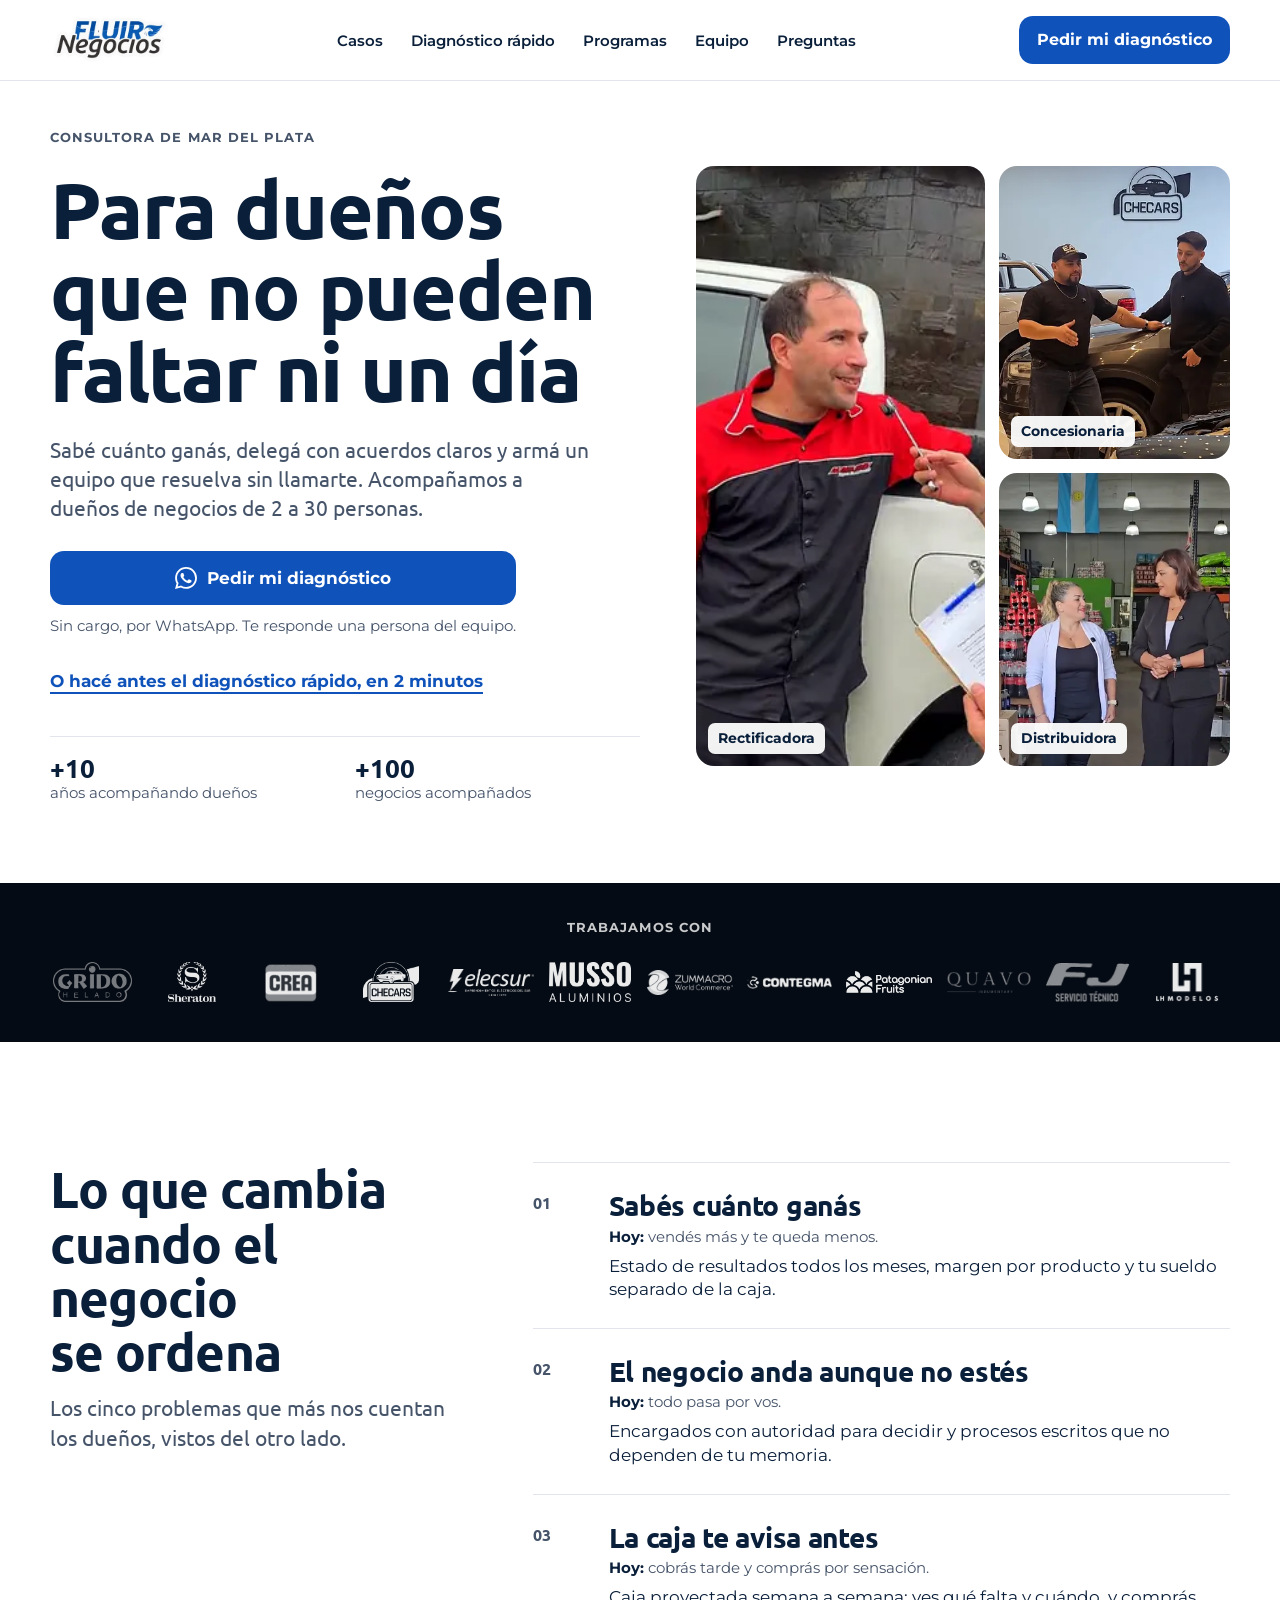
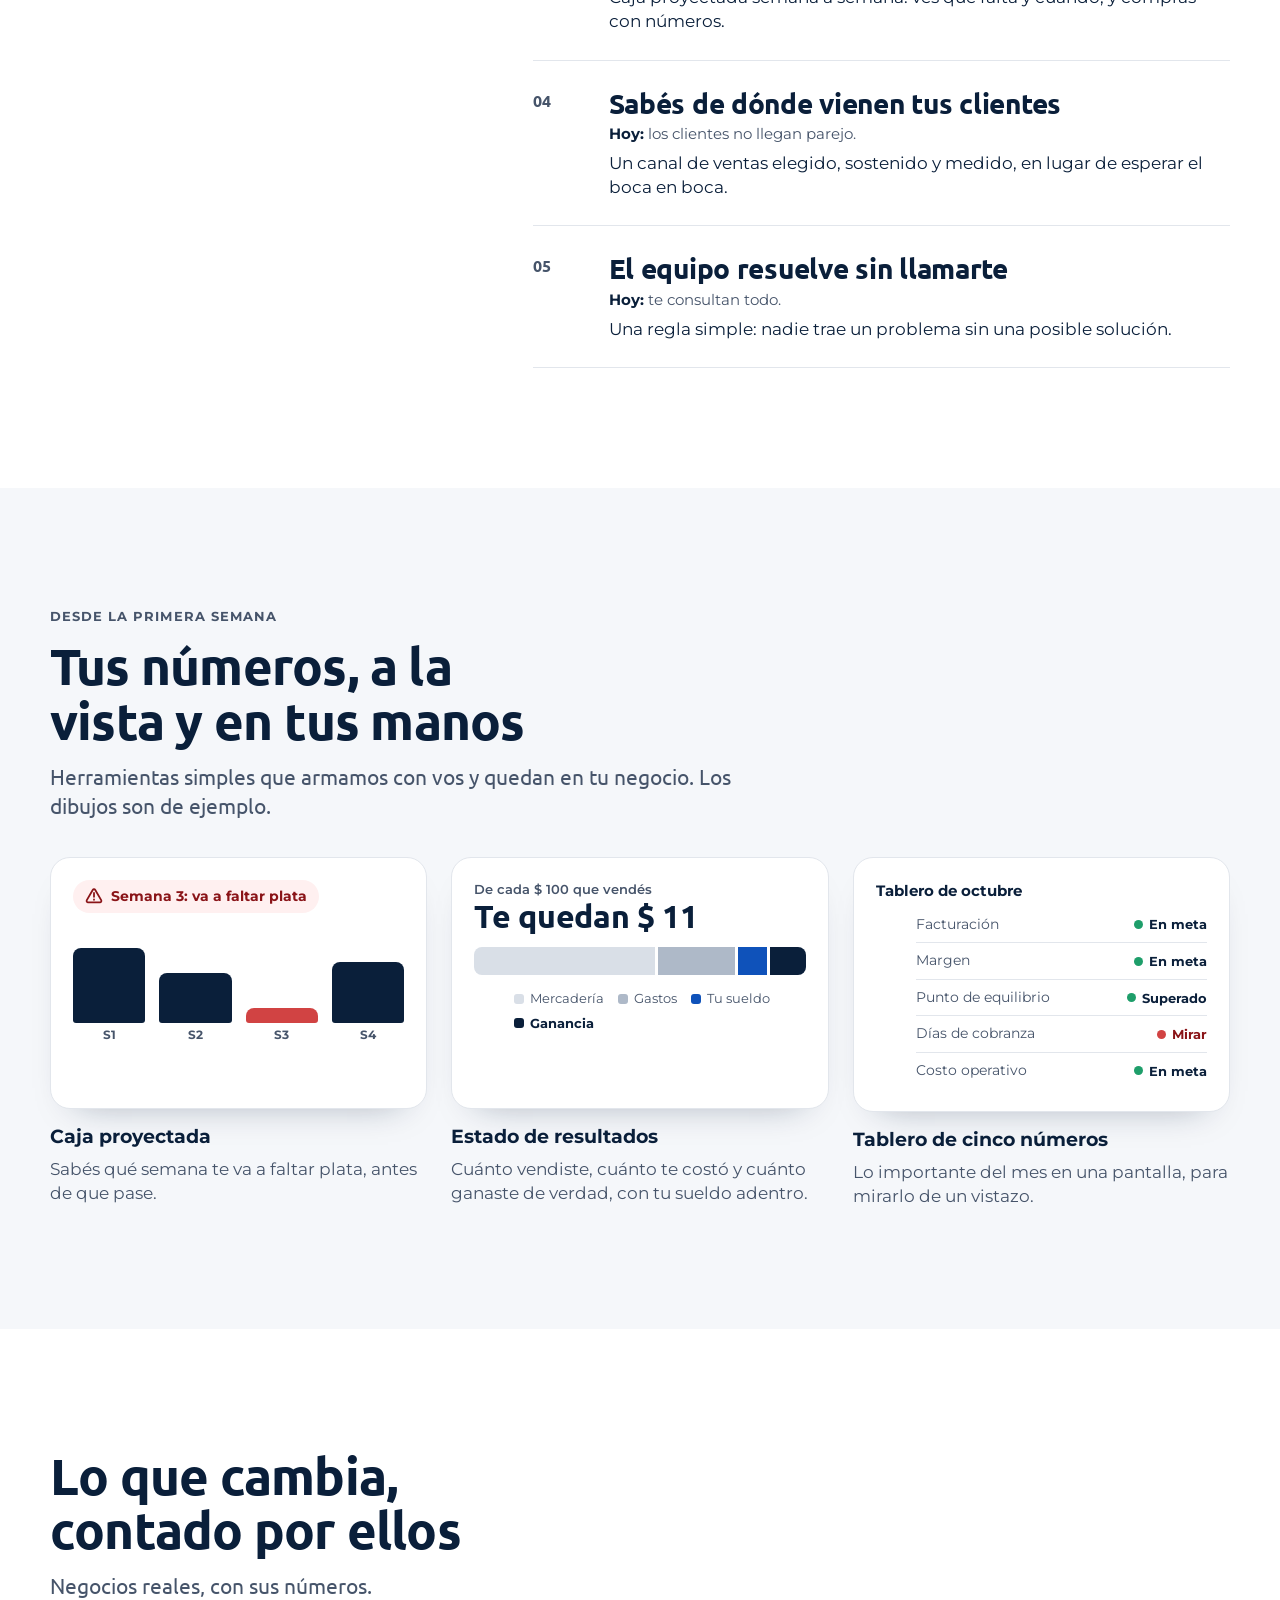
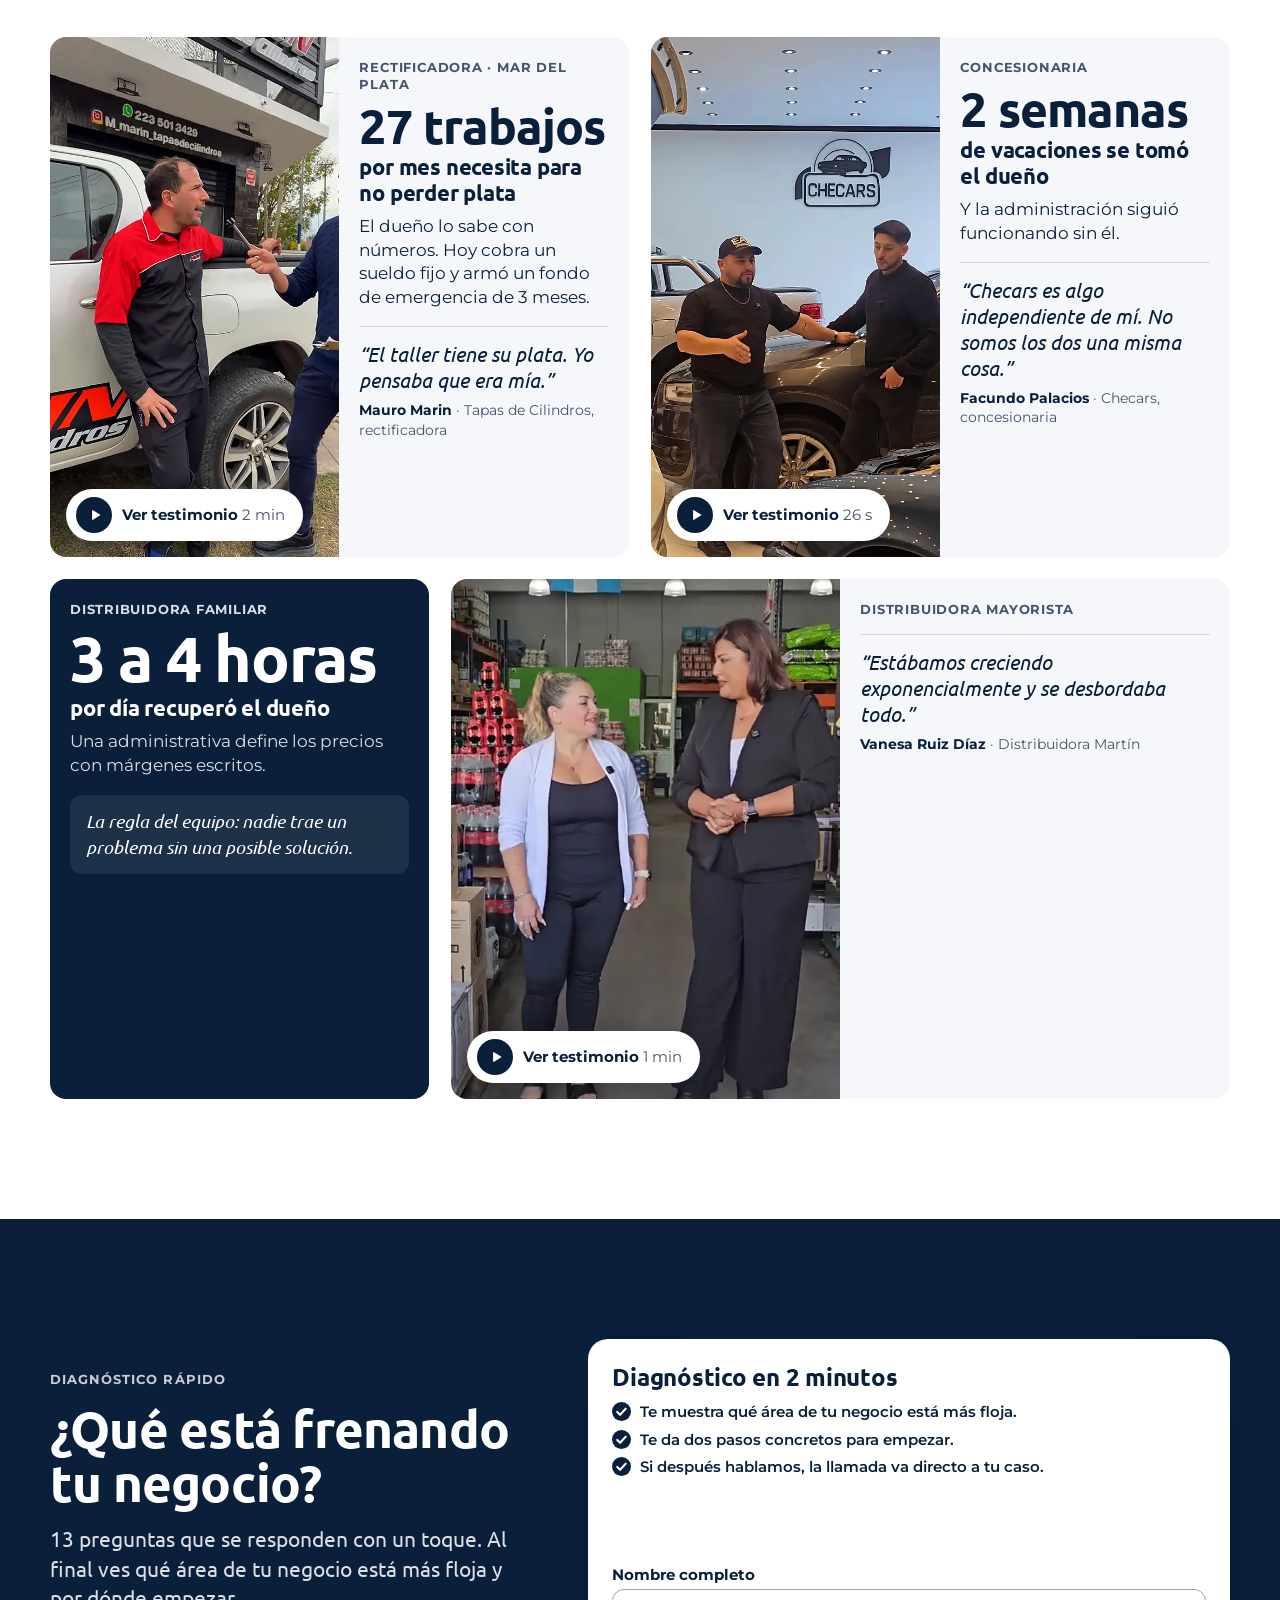
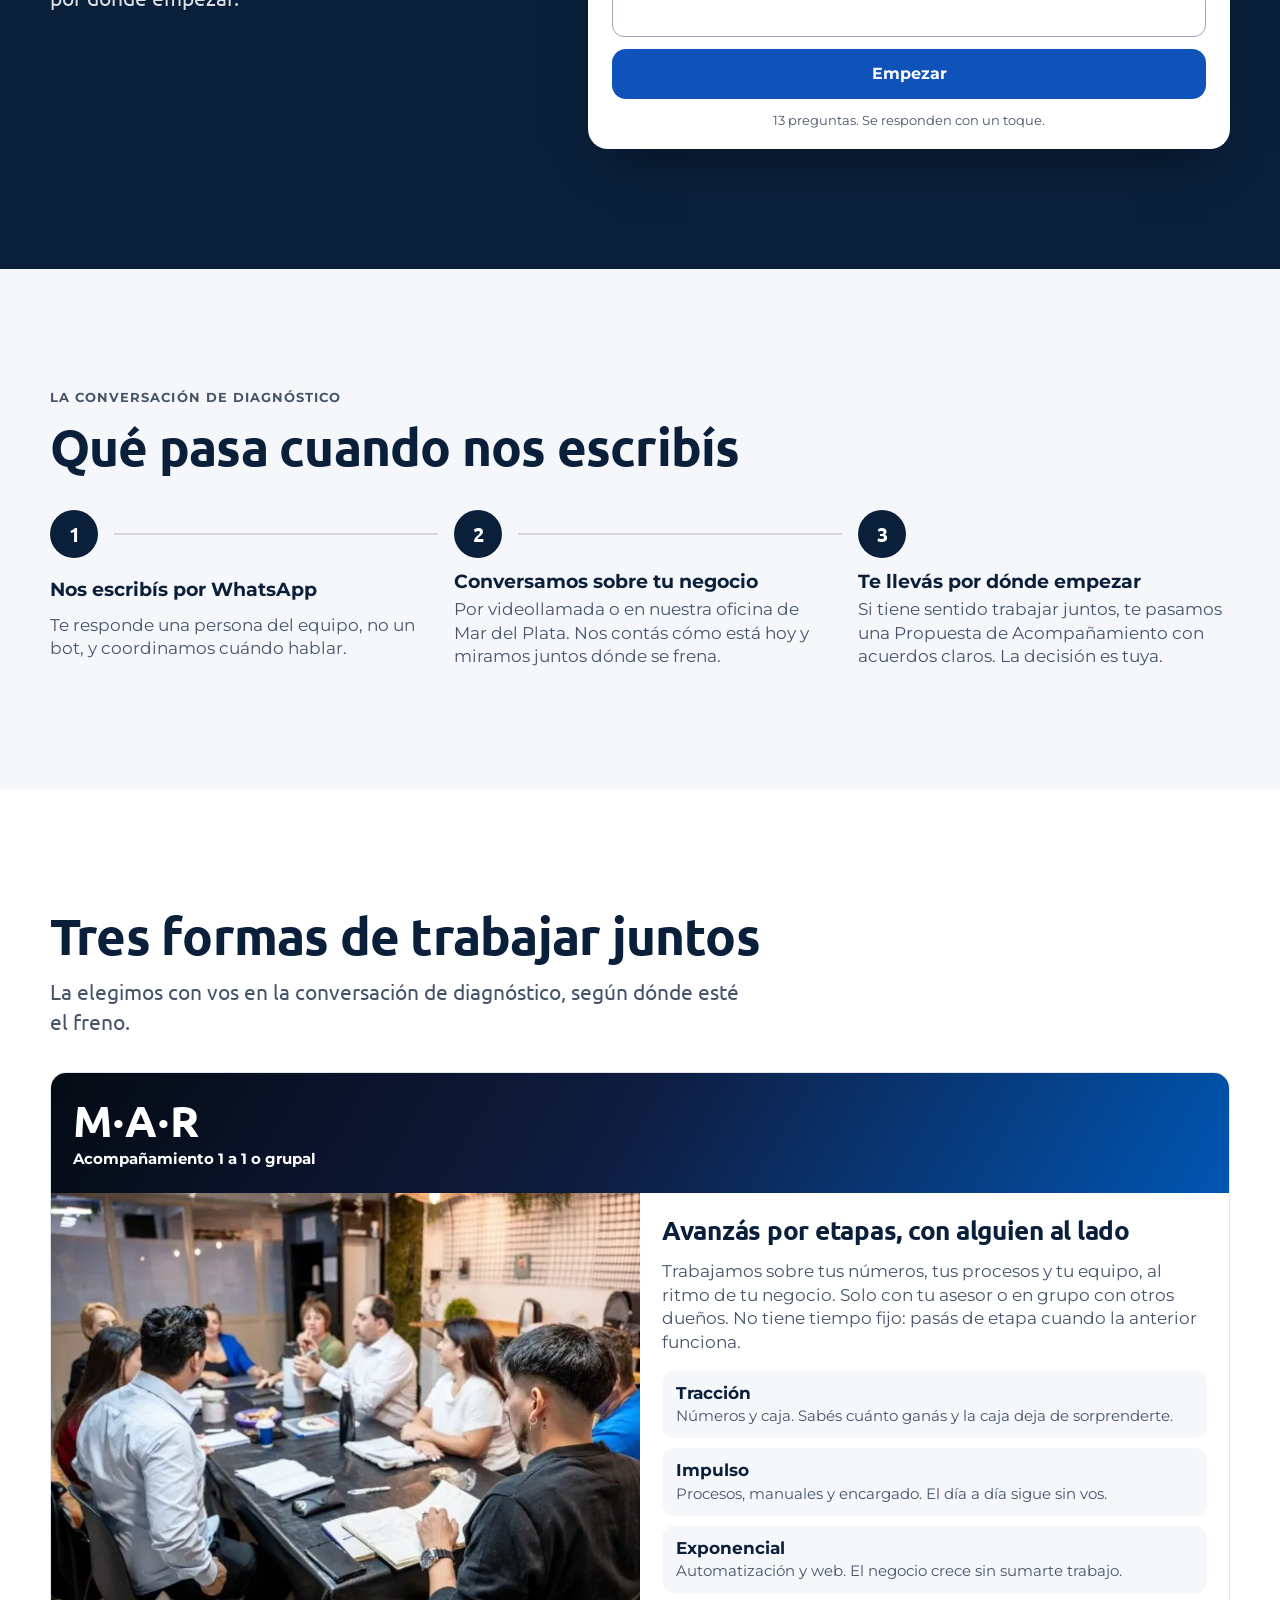
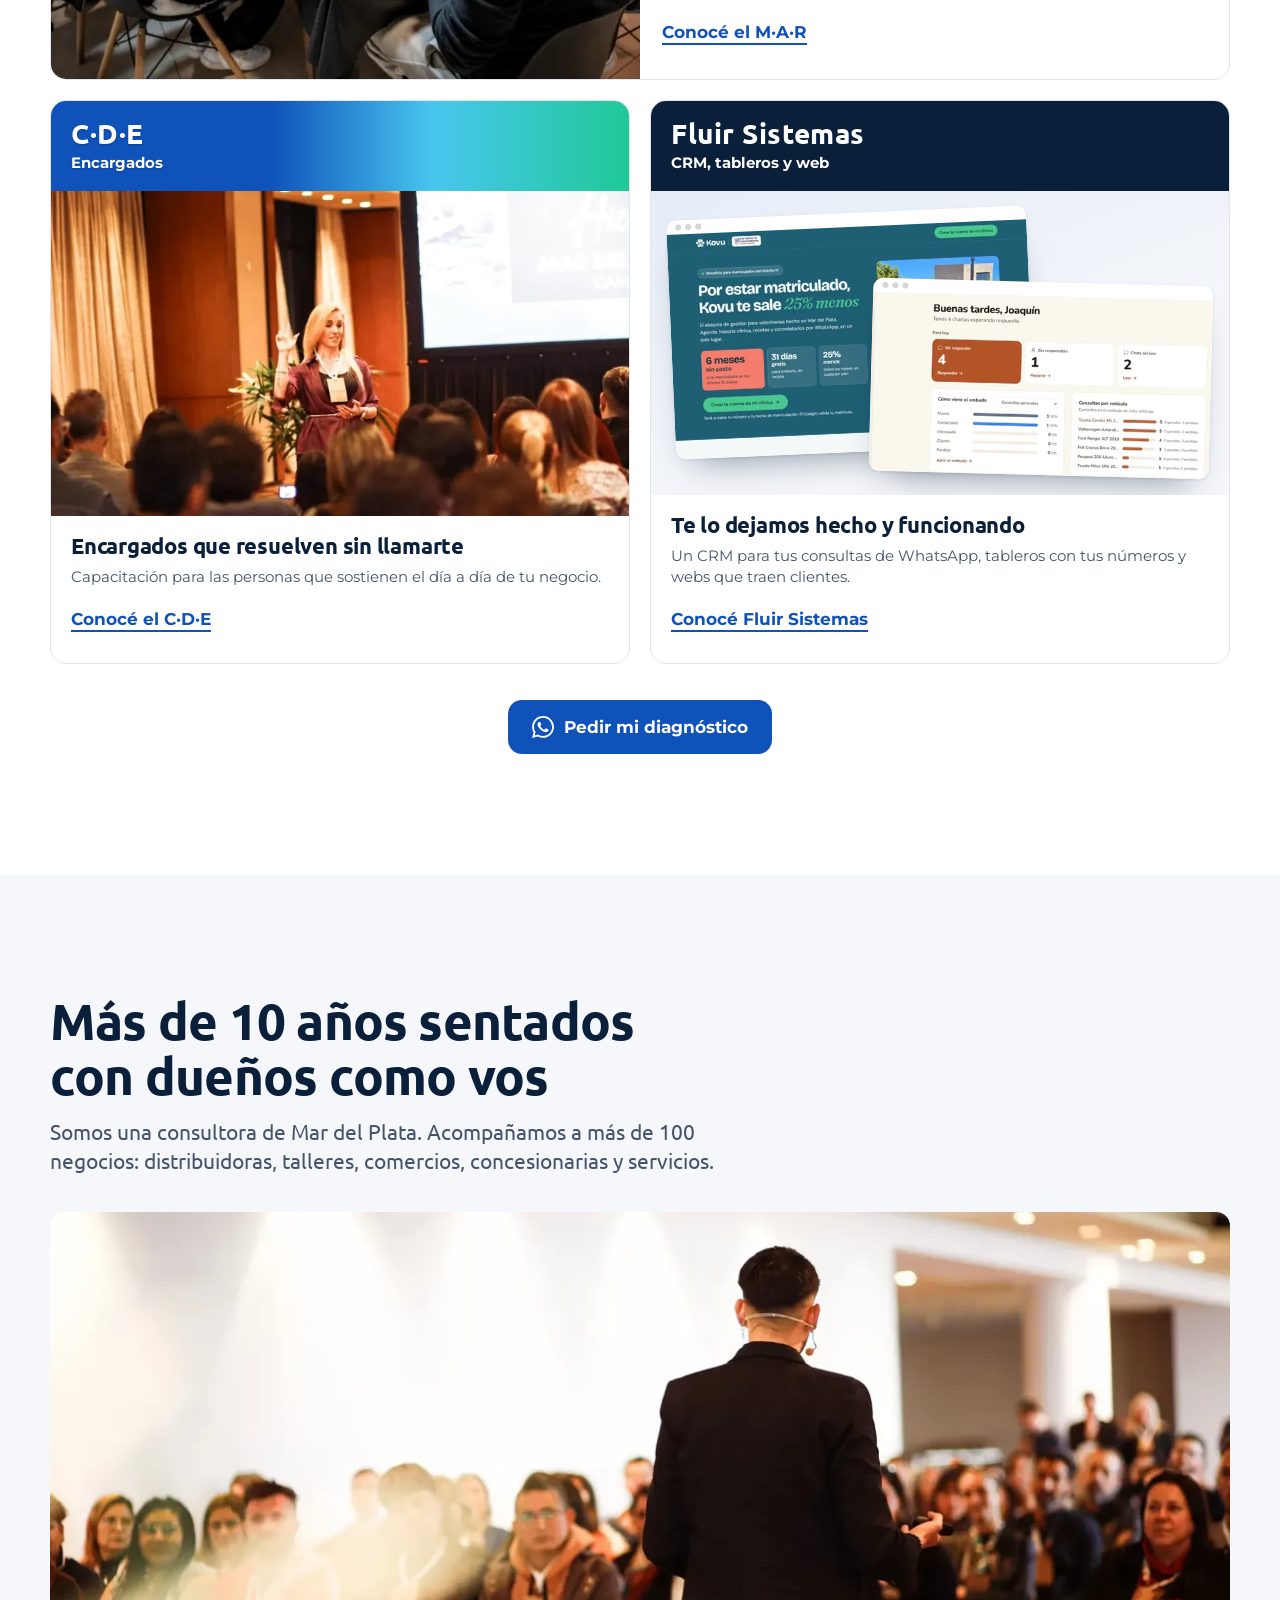
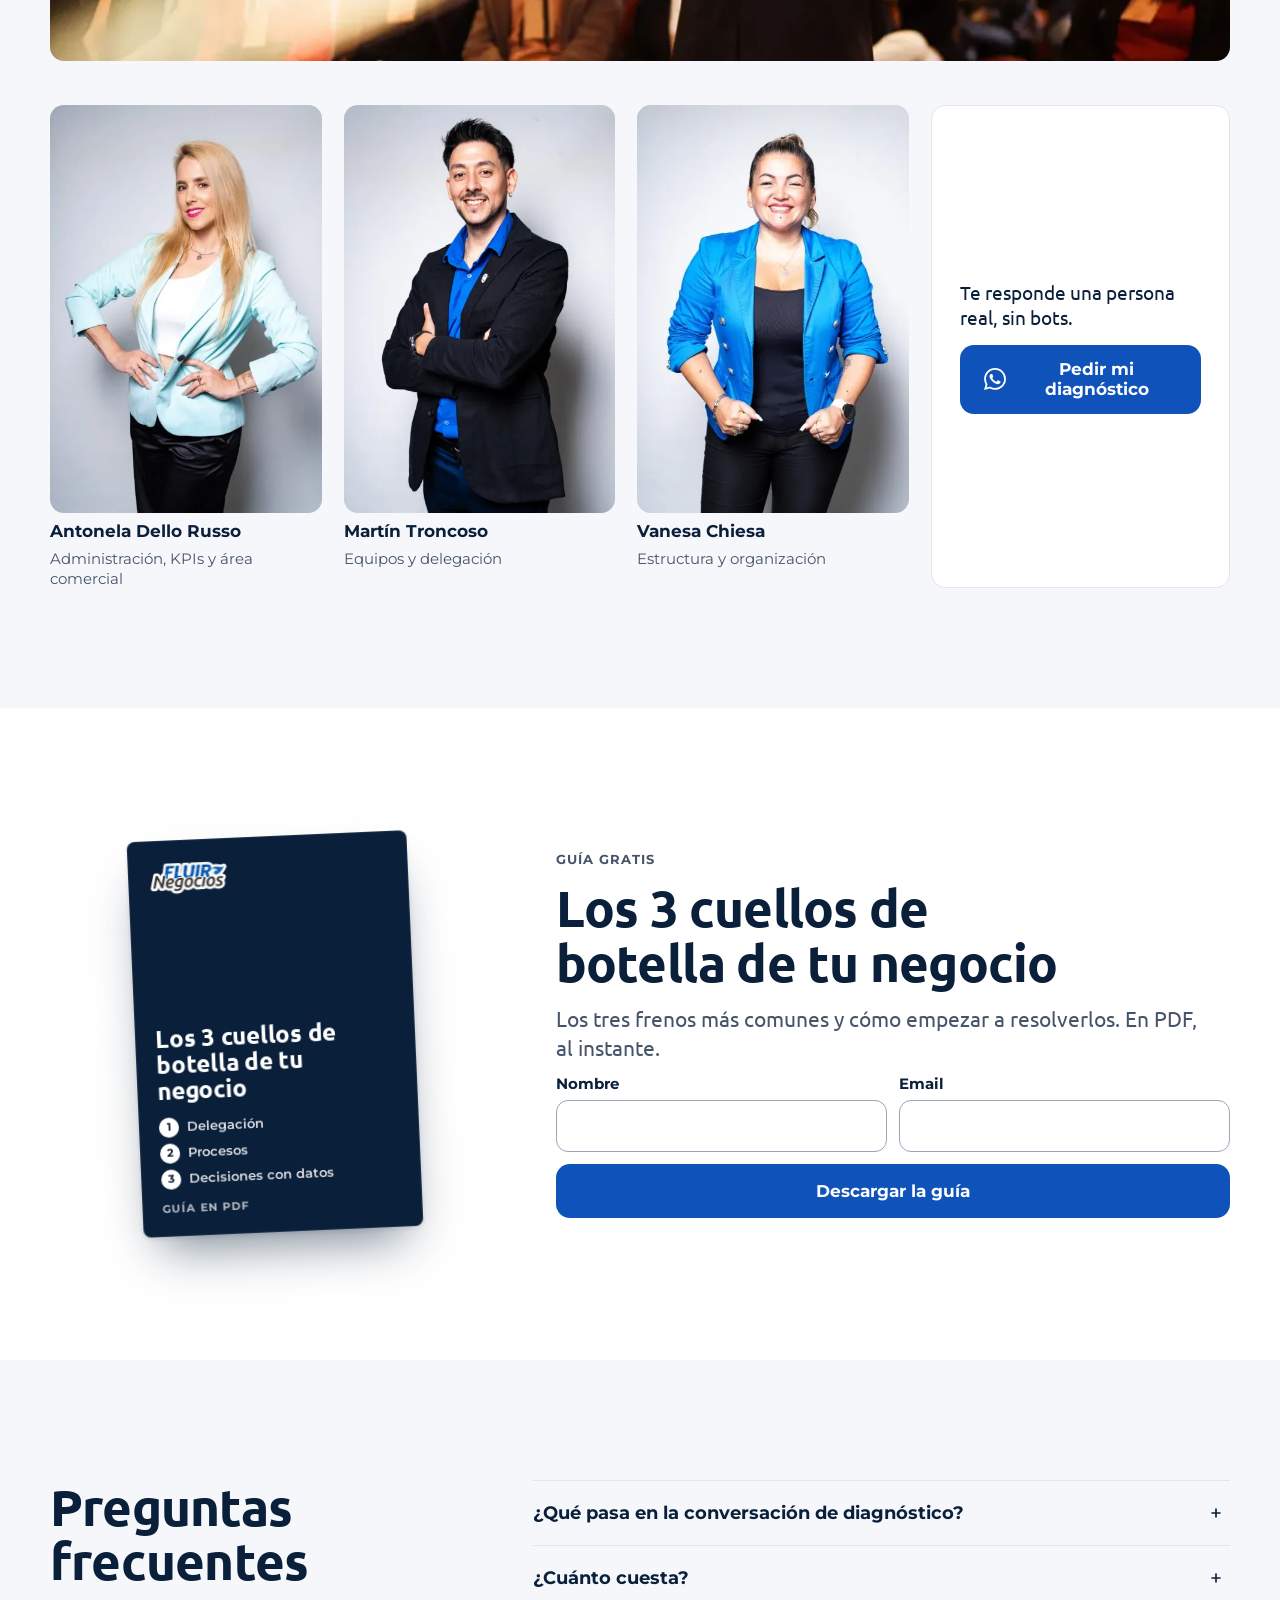
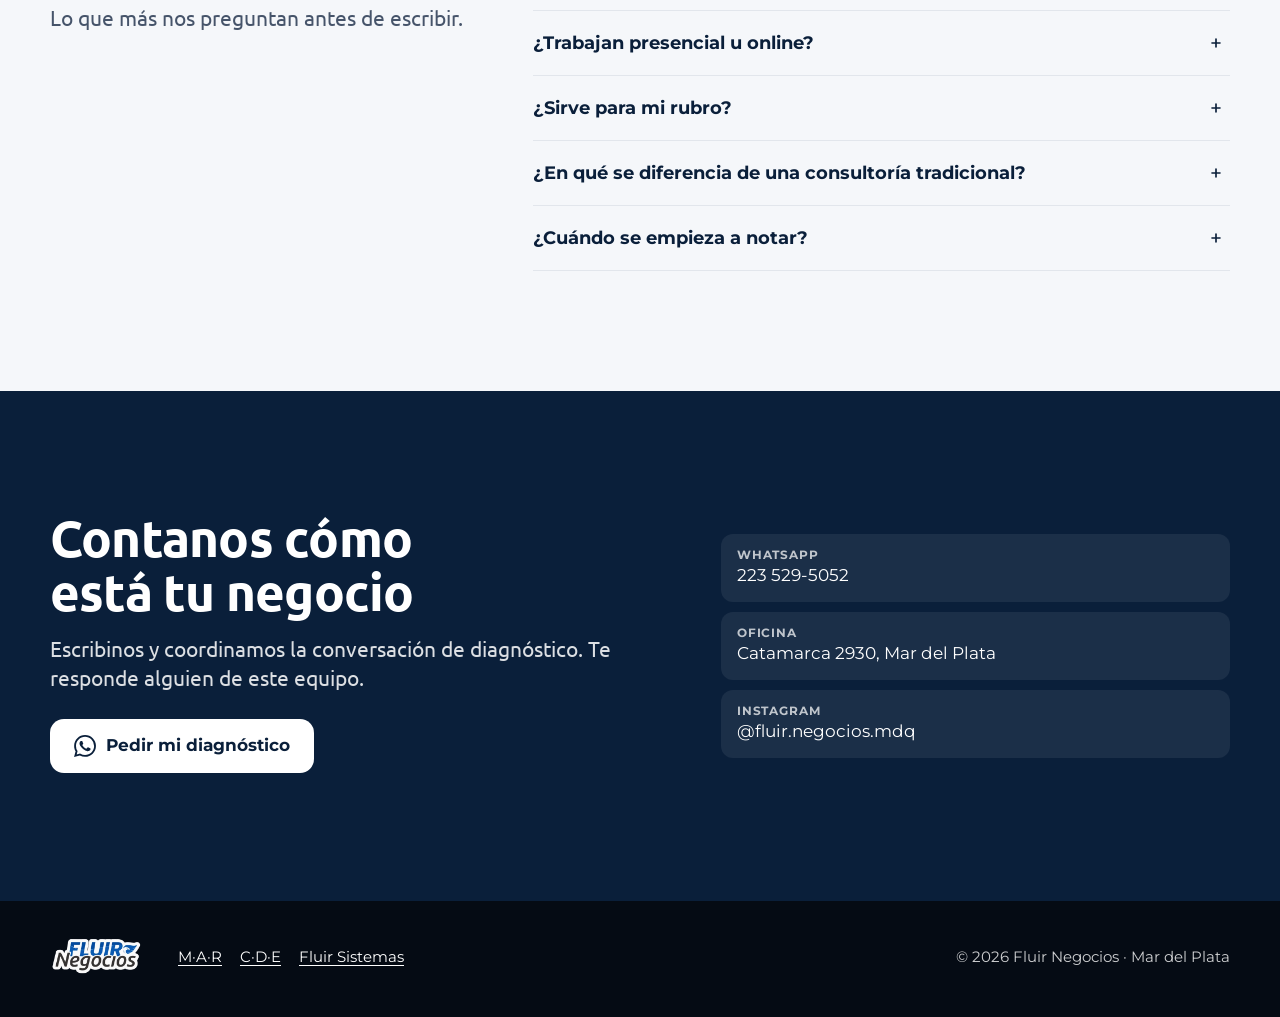
<file: index.html>
<!DOCTYPE html>
<html lang="es-AR">
<head>
<meta charset="UTF-8">
<meta name="viewport" content="width=device-width, initial-scale=1, viewport-fit=cover">

<!-- Medición: píxel de Meta 2089699688631959, GA4 G-FYF1E7Y5TY y GTM GTM-W9R963MW.
     El píxel carga de inmediato, con el código estándar de Meta: la campaña web optimiza por
     vistas de la página de destino y necesita el PageView apenas abre la página.
     GA4 y GTM (el contenedor de GTM está vacío) se descargan al primer toque, scroll o tecla,
     o 3 s después de cargar; sus eventos quedan en cola desde el primer momento.
     Para cargarlos también de inmediato: FN_ETIQUETAS_YA = true. -->
<script>
  !function(f,b,e,v,n,t,s)
  {if(f.fbq)return;n=f.fbq=function(){n.callMethod?
  n.callMethod.apply(n,arguments):n.queue.push(arguments)};
  if(!f._fbq)f._fbq=n;n.push=n;n.loaded=!0;n.version='2.0';
  n.queue=[];t=b.createElement(e);t.async=!0;
  t.src=v;s=b.getElementsByTagName(e)[0];
  s.parentNode.insertBefore(t,s)}(window, document,'script',
  'https://connect.facebook.net/en_US/fbevents.js');
  fbq('init', '2089699688631959');
  fbq('track', 'PageView');
</script>
<script>
  window.FN_ETIQUETAS_YA = false;
  window.dataLayer = window.dataLayer || [];
  window.dataLayer.push({ 'gtm.start': new Date().getTime(), event: 'gtm.js' });
  function gtag(){dataLayer.push(arguments);}
  gtag('js', new Date());
  gtag('config', 'G-FYF1E7Y5TY');
  (function () {
    var listo = false, eventos = ['pointerdown', 'touchstart', 'keydown', 'scroll', 'wheel'];
    function cargar() {
      if (listo) return; listo = true;
      eventos.forEach(function (e) { removeEventListener(e, cargar, { passive: true }); });
      ['https://www.googletagmanager.com/gtm.js?id=GTM-W9R963MW',
       'https://www.googletagmanager.com/gtag/js?id=G-FYF1E7Y5TY'].forEach(function (src) {
        var s = document.createElement('script'); s.async = true; s.src = src; document.head.appendChild(s);
      });
    }
    if (window.FN_ETIQUETAS_YA) return cargar();
    eventos.forEach(function (e) { addEventListener(e, cargar, { passive: true }); });
    addEventListener('load', function () { setTimeout(cargar, 3000); });
  })();
</script>
<noscript><img height="1" width="1" style="display:none" alt="" src="https://www.facebook.com/tr?id=2089699688631959&ev=PageView&noscript=1" /></noscript>

<script>
  /* Mientras "Enforce HTTPS" siga apagado en GitHub Pages, esto evita que
     alguien se quede navegando la version http:// del sitio. */
  if (location.protocol === 'http:' && /(^|\.)fluirnegocios\.com$/.test(location.hostname)) {
    location.replace(location.href.replace(/^http:/, 'https:'));
  }
</script>
<meta name="google-site-verification" content="FBVqBIESZSX88BKWi0Phy7TkfMxlfkylsfiB1tqIcnE" />
<title>Consultoría para dueños de negocios en Mar del Plata | Fluir Negocios</title>
<meta name="description" content="Acompañamos a dueños de negocios de 2 a 30 personas a ordenar los números, la delegación y el equipo. Más de 10 años y más de 100 negocios acompañados. Mar del Plata, Argentina y Latinoamérica.">
<link rel="canonical" href="https://fluirnegocios.com/">
<meta name="theme-color" content="#0A1F3A">

<!-- Open Graph -->
<meta property="og:title" content="Fluir Negocios | Para dueños que no pueden faltar ni un día">
<meta property="og:description" content="Ordenamos con vos los números, la delegación y el equipo. Negocios de 2 a 30 personas. Mar del Plata, Argentina y Latinoamérica.">
<meta property="og:image" content="https://fluirnegocios.com/assets/og/og-home-v3.jpg">
<meta property="og:image:width" content="1200">
<meta property="og:image:height" content="630">
<meta property="og:image:alt" content="Fluir Negocios: para dueños que no pueden faltar ni un día">
<meta property="og:type" content="website">
<meta property="og:url" content="https://fluirnegocios.com/">
<meta property="og:locale" content="es_AR">
<meta property="og:site_name" content="Fluir Negocios">
<meta name="twitter:card" content="summary_large_image">
<meta name="twitter:title" content="Fluir Negocios | Para dueños que no pueden faltar ni un día">
<meta name="twitter:description" content="Ordenamos con vos los números, la delegación y el equipo. Mar del Plata, Argentina y Latinoamérica.">
<meta name="twitter:image" content="https://fluirnegocios.com/assets/og/og-home-v3.jpg">

<link rel="icon" href="./assets/logos/favicon.png" type="image/png">

<!-- Tipografías de marca: Ubuntu y Montserrat. Cargan sin bloquear el primer dibujo. -->
<link rel="preconnect" href="https://fonts.googleapis.com">
<link rel="preconnect" href="https://fonts.gstatic.com" crossorigin>
<link rel="stylesheet" href="https://fonts.googleapis.com/css2?family=Montserrat:wght@400;600;700&family=Ubuntu:ital,wght@0,400;0,700;1,400&display=swap" media="print" onload="this.media='all'">
<noscript><link rel="stylesheet" href="https://fonts.googleapis.com/css2?family=Montserrat:wght@400;600;700&family=Ubuntu:ital,wght@0,400;0,700;1,400&display=swap"></noscript>
<style id="css-critico">:root{--zafiro:#0F52BA;--zafiro-hover:#0B4396;--navy:#0A1F3A;--navy-profundo:#050B14;--cian:#00B4D8;--gris-fondo:#F5F7FA;--gris:#D6D6D6;--azul-fluir:#014BA0;--tinta:#0A1F3A;--tinta-2:#46546A;--linea:#E2E6EC;--blanco:#FFFFFF;--ubuntu:"Ubuntu","Ubuntu-respaldo",system-ui,sans-serif;--montserrat:"Montserrat","Montserrat-respaldo",system-ui,sans-serif;--borde:16px;--borde-chico:10px;--ancho:1180px;--lado:20px;--bloque:72px;--barra-alto:0px;--foco:var(--navy)}@font-face{font-family:"Ubuntu-respaldo";src:local("Arial");font-weight:400;size-adjust:100%;ascent-override:93.2%;descent-override:18.9%;line-gap-override:0%}@font-face{font-family:"Ubuntu-respaldo";src:local("Arial Bold"),local("Arial-BoldMT");font-weight:700;size-adjust:98%;ascent-override:95.1%;descent-override:19.3%;line-gap-override:0%}@font-face{font-family:"Montserrat-respaldo";src:local("Arial");font-weight:400;size-adjust:111.5%;ascent-override:86.8%;descent-override:22.5%;line-gap-override:0%}@font-face{font-family:"Montserrat-respaldo";src:local("Arial Bold"),local("Arial-BoldMT");font-weight:600 700;size-adjust:109.5%;ascent-override:88.4%;descent-override:22.9%;line-gap-override:0%}*,*::before,*::after{box-sizing:border-box}html{-webkit-text-size-adjust:100%;text-size-adjust:100%;scroll-behavior:smooth}@media (prefers-reduced-motion:reduce){html{scroll-behavior:auto}}body{margin:0;background:var(--blanco);color:var(--tinta);font:400 1.0625rem/1.4 var(--montserrat);overflow-x:hidden}img,video,svg{display:block;max-width:100%}img{height:auto}a{color:var(--zafiro);text-underline-offset:3px}h1,h2,h3,h4,p,ol,ul,figure,blockquote,dl,dd{margin:0}ul[role="list"],ol[role="list"]{list-style:none;padding:0}button,input{font:inherit;color:inherit}[hidden]{display:none !important}:focus-visible{outline:3px solid var(--foco);outline-offset:3px;border-radius:6px}.oscuro{--foco:#FFFFFF}.solo-lector{position:absolute !important;width:1px;height:1px;padding:0;margin:-1px;overflow:hidden;clip:rect(0 0 0 0);white-space:nowrap;border:0}.saltar{position:absolute;left:12px;top:-60px;z-index:50;background:var(--navy);color:#fff;padding:12px 16px;border-radius:8px;font-weight:700}.saltar:focus{top:12px}.titular,h1,h2{font-family:var(--ubuntu);font-weight:700;letter-spacing:-0.015em;text-wrap:balance}h1{font-size:clamp(2.45rem,9.6vw,4.6rem);line-height:1.02}h2{font-size:clamp(1.95rem,7.2vw,3.2rem);line-height:1.06}h3{font-family:var(--montserrat);font-weight:700;font-size:1.1875rem;line-height:1.25}.bajada{font-family:var(--ubuntu);font-weight:400;font-size:1.1875rem;line-height:1.4;color:var(--tinta-2);text-wrap:pretty}.oscuro .bajada{color:rgba(255,255,255,0.86)}.antetitulo{font:700 0.8125rem/1.3 var(--montserrat);letter-spacing:0.08em;text-transform:uppercase;color:var(--tinta-2)}.oscuro .antetitulo{color:rgba(255,255,255,0.78)}.cita{font-family:var(--ubuntu);font-style:italic;font-weight:400}.contenedor{width:100%;max-width:calc(var(--ancho) + var(--lado) * 2);margin:0 auto;padding:0 var(--lado)}.bloque{padding:var(--bloque) 0}.bloque--gris{background:var(--gris-fondo)}.oscuro{background:var(--navy);color:#fff}.cabeza{display:grid;gap:14px;margin-bottom:36px;max-width:46rem}.boton{display:inline-flex;align-items:center;justify-content:center;gap:10px;min-height:54px;padding:14px 24px;border:0;border-radius:14px;background:var(--zafiro);color:#fff;text-decoration:none;cursor:pointer;font:700 1.0625rem/1.2 var(--montserrat);text-align:center;transition:background-color 0.15s ease,transform 0.15s ease}.boton:hover{background:var(--zafiro-hover)}.boton:active{transform:translateY(1px)}.boton svg{width:22px;height:22px;flex:none}.boton--claro{background:#fff;color:var(--navy)}.boton--claro:hover{background:#E9EEF5}.boton--ancho{width:100%}.boton--chico{min-height:48px;padding:10px 18px;font-size:1rem}.enlace{display:inline-flex;align-items:center;gap:8px;min-height:48px;font-weight:700;color:var(--zafiro);text-decoration:underline;text-decoration-thickness:2px;text-underline-offset:5px}.enlace:hover{text-decoration-thickness:3px}.oscuro .enlace{color:#fff}.nota{font-size:0.9375rem;color:var(--tinta-2)}.oscuro .nota{color:rgba(255,255,255,0.8)}.cabecera{position:relative;z-index:5;background:#fff;border-bottom:1px solid var(--linea)}.cabecera .contenedor{display:flex;align-items:center;justify-content:space-between;gap:16px;min-height:68px}.marca{display:inline-flex;align-items:center;min-height:48px}.marca img{width:108px;height:auto}.menu{display:none}.cabecera__accion{display:none}.portada{padding:28px 0 56px;background:#fff}.portada__grilla{display:grid;gap:32px}.portada__texto{display:grid;gap:18px;align-content:start}.portada .bajada{max-width:34rem}.portada__accion{display:grid;gap:10px;margin-top:6px}.portada__accion .nota{text-align:center}.cifras{display:grid;grid-template-columns:1fr 1fr;gap:10px 20px;margin-top:8px;padding-top:18px;border-top:1px solid var(--linea)}.cifra{display:grid;gap:2px}.cifra b{font:700 1.6rem/1 var(--ubuntu)}.cifra span{font-size:0.9375rem;color:var(--tinta-2)}.oscuro .cifra span{color:rgba(255,255,255,0.8)}.mosaico{display:grid;grid-template-columns:repeat(3,1fr);gap:8px}.mosaico figure{position:relative;border-radius:14px;overflow:hidden;background:var(--gris-fondo);aspect-ratio:4 / 5}.mosaico img{width:100%;height:100%;object-fit:cover}.mosaico figcaption{position:absolute;left:6px;bottom:6px;right:6px;font:700 0.75rem/1.2 var(--montserrat);color:var(--navy);background:rgba(255,255,255,0.94);padding:5px 7px;border-radius:7px;width:fit-content;max-width:calc(100% - 12px)}.clientes{background:var(--navy-profundo);color:#fff;padding:36px 0}.clientes p{text-align:center;margin-bottom:18px}.logos{display:grid;grid-template-columns:repeat(3,1fr);gap:18px 14px;align-items:center}.logos li{display:grid;place-items:center;height:48px}.logos img{max-height:40px;max-width:100%;width:auto;object-fit:contain;opacity:0.92}.rueda{background:var(--navy);color:#fff}.rapido{display:grid;grid-template-columns:minmax(0,1fr);gap:20px}.rapido__cabeza{margin-bottom:0}.tarjeta{background:#fff;color:var(--tinta);border-radius:var(--borde);--foco:var(--navy)}.rapido__tarjeta{display:grid;grid-template-rows:1fr;min-height:var(--alto-rapido,0);padding:16px 16px 14px;border-radius:20px;box-shadow:0 24px 48px -24px rgba(0,0,0,0.5)}.rapido__tarjeta .boton{min-height:50px;font-size:1rem}.rapido__tarjeta .campo{gap:4px}.rapido__tarjeta .campo label{font-size:0.9375rem}.rapido__tarjeta .campo input{min-height:48px;padding:10px 12px;font-size:1rem}.rapido__titulo{font:700 1.375rem/1.15 var(--ubuntu);letter-spacing:-0.01em;outline:none;text-wrap:balance}.rapido__error{padding:8px 10px;border-radius:10px;background:#FFF0F0;color:#8A1418;font-weight:600;font-size:0.875rem}.rapido__intro,.rapido__datos{display:flex;flex-direction:column;gap:12px}.rapido__intro .campo{margin-top:auto}.rapido__datos>p:not(.nota):not(.rapido__error){color:var(--tinta-2);font-size:0.9375rem}.rapido__intro .nota,.rapido__datos .nota{text-align:center;font-size:0.8125rem}.rapido__beneficios{display:grid;gap:8px}.rapido__beneficios li{position:relative;padding-left:28px;font-size:0.9375rem;font-weight:600;line-height:1.3}.rapido__beneficios li::before{content:"";position:absolute;left:0;top:0;width:19px;height:19px;border-radius:50%;background:var(--navy) url("data:image/svg+xml,%3Csvg xmlns='http://www.w3.org/2000/svg' viewBox='0 0 20 20'%3E%3Cpath d='M5.5 10.5l3 3 6-6.5' fill='none' stroke='%23fff' stroke-width='2.2' stroke-linecap='round' stroke-linejoin='round'/%3E%3C/svg%3E") center / 19px no-repeat}.rapido__campos{display:grid;grid-template-columns:1fr 1fr;gap:10px;align-items:end}.rapido__campo-ancho{grid-column:1 / -1}.rapido__campos>*{min-width:0}.rapido__campos input{width:100%;min-width:0}.rapido__campos .campo label span{font-weight:500;color:var(--tinta-2)}.rapido__tarjeta .campo input[aria-invalid="true"]{border-color:#B42318}.rapido__preguntas{display:flex;flex-direction:column;gap:10px}.rapido__arriba{display:flex;justify-content:space-between;align-items:baseline;gap:12px}.rapido__paso{font-size:0.8125rem;color:var(--tinta-2)}.rapido__paso b{color:var(--tinta)}.rapido__area{font:700 0.8125rem/1.2 var(--montserrat);color:var(--zafiro)}.rapido__progreso{display:grid;grid-auto-flow:column;grid-auto-columns:1fr;gap:3px}.rapido__progreso i{height:4px;border-radius:99px;background:var(--linea)}.rapido__progreso i.hecha{background:var(--navy)}.rapido__progreso i.actual{background:var(--zafiro)}.rapido__animo{padding:7px 10px;border-radius:8px;background:var(--gris-fondo);color:var(--tinta-2);font-size:0.8125rem;line-height:1.3}.rapido__pregunta{display:grid;gap:12px;padding-top:2px}.rapido__q{font:700 1.1875rem/1.25 var(--ubuntu);letter-spacing:-0.01em;outline:none;text-wrap:pretty}.rapido__q span{display:block;margin-top:2px;font:600 0.8125rem/1.3 var(--montserrat);color:var(--tinta-2);letter-spacing:0}.rapido__opciones{display:grid;grid-template-columns:repeat(3,1fr);gap:8px}.rapido__opciones button{min-height:48px;padding:6px;border-radius:12px;border:2px solid var(--linea);background:#fff;color:var(--navy);font:700 1rem/1.1 var(--montserrat);cursor:pointer}.rapido__opciones button:hover{border-color:var(--navy)}.rapido__opciones button[aria-pressed="true"]{background:var(--navy);border-color:var(--navy);color:#fff}.rapido__opciones button:disabled{opacity:0.45;cursor:not-allowed;border-color:var(--linea)}.rapido__opciones--lista{grid-template-columns:1fr 1fr;gap:6px}.rapido__opciones--lista button{min-height:48px;padding:6px 10px;text-align:left;font-size:0.875rem;line-height:1.2}.rapido__pie{display:flex;justify-content:space-between;align-items:center;gap:12px;margin-top:auto}.rapido__seguir.boton{min-height:48px;padding:10px 26px}.rapido__seguir.boton:disabled{opacity:0.45;cursor:not-allowed}.rapido__volver,.rapido__otra{min-height:48px;padding:0;border:0;background:none;cursor:pointer;color:var(--tinta-2);font:600 0.875rem/1.2 var(--montserrat);text-decoration:underline;text-underline-offset:3px}.rapido__otra{justify-self:center;min-height:44px}.rapido__resultado{display:grid;gap:10px;align-content:start}.rapido__hola{font-size:0.875rem;color:var(--tinta-2)}.rapido__resultado #diag-texto{font-size:0.9375rem;line-height:1.4;color:var(--tinta)}.rapido__bloque{display:grid;gap:6px;padding-top:10px;border-top:1px solid var(--linea)}.rapido__bloque .diagnostico__pasos{gap:4px;font-size:0.9375rem;line-height:1.35}.rapido__ayuda p{font-size:0.9375rem;line-height:1.4}.rapido__ayuda a{font-weight:700;color:var(--navy);white-space:nowrap}.rapido__programas{display:grid;gap:6px;margin:0;padding:0;list-style:none}.rapido__programa{padding:8px 12px 10px;border:1px solid var(--linea);border-radius:12px}.rapido__programa--recomendado{border:2px solid var(--navy)}.rapido__ayuda .rapido__programa-nombre{display:flex;flex-wrap:wrap;align-items:center;gap:4px 8px;margin-bottom:2px}.rapido__programa-nombre b{font:700 1.0625rem/1.2 var(--ubuntu);color:var(--navy)}.rapido__programa-nombre span{font:600 0.8125rem/1.2 var(--montserrat);color:var(--tinta-2)}.rapido__programa--recomendado .rapido__programa-nombre span{padding:3px 9px;border-radius:99px;background:var(--navy);color:#fff}.rapido__resultado .nota{text-align:center;font-size:0.8125rem}@media (prefers-reduced-motion:no-preference){.rapido__opciones button{transition:border-color 0.15s ease,background-color 0.15s ease,color 0.15s ease,transform 0.15s ease}.rapido__opciones button:active{transform:scale(0.97)}.rapido__progreso i{transition:background-color 0.25s ease}.rapido__pregunta.entra{animation:rapido-entra 0.32s cubic-bezier(0.2,0.8,0.2,1)}.rapido__preguntas.pasando .rapido__q{opacity:0.5;transition:opacity 0.2s ease}}.campo{display:grid;gap:6px}.campo label{font-weight:700;font-size:0.9375rem}.campo input{min-height:52px;padding:12px 14px;border:1.5px solid #9AA6B5;border-radius:12px;background:#fff;font-size:1.0625rem}.campo input:focus{outline:3px solid var(--navy);outline-offset:1px;border-color:var(--navy)}.oscuro .paso::before{background:#fff;color:var(--navy)}.oscuro .paso::after{background:rgba(255,255,255,0.25)}.oscuro .paso p{color:rgba(255,255,255,0.82)}.barra-inferior{position:fixed;left:0;right:0;bottom:0;z-index:20;padding:10px var(--lado) calc(10px + env(safe-area-inset-bottom));background:#fff;border-top:1px solid var(--linea);box-shadow:0 -6px 20px rgba(10,31,58,0.08);transform:translateY(110%);transition:transform 0.25s ease,visibility 0.25s;visibility:hidden}.barra-inferior.visible{transform:none;visibility:visible}.barra-inferior .boton{width:100%;min-height:52px}.con-barra{--barra-alto:calc(74px + env(safe-area-inset-bottom))}@media (prefers-reduced-motion:reduce){.barra-inferior{transition:none}}.campana .portada{padding-top:20px;padding-bottom:40px}.campana .cabecera{border-bottom:0}.campana .cabecera .contenedor{min-height:60px;justify-content:flex-start}.campana .bloque{padding:52px 0}.campana .cabeza{margin-bottom:26px}@media (min-width:720px){:root{--lado:32px;--bloque:96px}.portada{padding:48px 0 80px}.portada__accion{grid-template-columns:auto;justify-content:start}.portada__accion .nota{text-align:left}.mosaico{gap:12px}.logos{grid-template-columns:repeat(6,1fr)}}@media (min-width:1024px){:root{--bloque:120px}.menu{display:flex;gap:4px}.menu a{display:inline-flex;align-items:center;min-height:48px;padding:0 12px;color:var(--tinta);text-decoration:none;font-weight:600;font-size:0.9375rem;border-radius:8px}.menu a:hover{background:var(--gris-fondo)}.cabecera__accion{display:inline-flex}.cabecera .contenedor{min-height:80px}.marca img{width:124px}.portada__grilla{grid-template-columns:1.05fr 0.95fr;gap:56px;align-items:center}.portada__texto{gap:22px}.bajada{font-size:1.3125rem}.mosaico{grid-template-columns:1.25fr 1fr;grid-template-rows:1fr 1fr;gap:14px;height:600px}.mosaico figure{aspect-ratio:auto;border-radius:18px}.mosaico figure:first-child{grid-row:span 2}.mosaico figcaption{left:12px;bottom:12px;font-size:0.875rem;padding:7px 10px}.logos{grid-template-columns:repeat(12,1fr)}.clientes p{margin-bottom:22px}}@media (min-width:1280px){h1{font-size:5rem}}.recortes{position:relative;margin:0;min-height:232px;padding:22px 20px 30px;overflow:hidden;background:linear-gradient(160deg,#E6EDF7 0%,#F5F7FA 70%)}.recorte{position:relative;display:block;padding-top:14px;border-radius:10px;overflow:hidden;background:#fff;box-shadow:0 20px 36px -20px rgba(10,31,58,0.5),0 1px 3px rgba(10,31,58,0.1)}.recorte::before{content:"";position:absolute;top:4px;left:9px;width:6px;height:6px;border-radius:50%;background:#D6D6D6;box-shadow:10px 0 0 #D6D6D6,20px 0 0 #D6D6D6}.recorte img{display:block;width:100%;height:auto}.recorte--atras{width:74%;max-width:360px;transform:rotate(-2.5deg)}.recorte--frente{position:absolute;right:18px;bottom:20px;width:70%;max-width:340px;transform:rotate(1.5deg)}.recortes--grande{border-radius:22px;min-height:300px;padding:26px 22px 40px}.recortes--grande .recorte--atras{width:80%;max-width:470px}.recortes--grande .recorte--frente{width:68%;max-width:420px;right:20px;bottom:26px}@media (min-width:720px){.recortes{min-height:280px}.recortes--grande{min-height:380px}}.rapido__tarjeta{--alto-rapido:412px}@media (max-width:359px){.rapido__tarjeta{--alto-rapido:460px}}@media (min-width:390px){.rapido__tarjeta{--alto-rapido:416px}}@media (min-width:414px){.rapido__tarjeta{--alto-rapido:396px}}@media (min-width:560px){.rapido__tarjeta{--alto-rapido:390px}}@media (min-width:1024px){.rapido__tarjeta{--alto-rapido:410px}}body.rapido-pagina{display:flex;flex-direction:column;min-height:100vh;min-height:100dvh;background:var(--navy)}body.rapido-pagina main{flex:1;display:flex;flex-direction:column}.rapido-pagina .dg-cabecera{padding-bottom:14px;background:#fff}.rapido-pagina__bloque{flex:1;display:flex;align-items:center}.rapido-pagina__bloque{padding:36px 0 56px}body.rapido-pagina h1{color:#fff;font-size:clamp(2.2rem,9vw,3.6rem);line-height:1.04}.rapido__equipo{display:flex;align-items:center;gap:10px;margin-top:4px;font-size:0.9375rem;color:rgba(255,255,255,0.86)}.rapido__equipo .dg-caras img{border-color:var(--navy)}@media (max-width:719px){.rapido-pagina .dg-cabecera{padding:10px 0}.rapido-pagina .dg-cabecera img{width:96px}.rapido-pagina__bloque{padding:14px 0 32px}.rapido-pagina .rapido{gap:12px}body.rapido-pagina h1{font-size:1.75rem}.rapido-pagina .rapido__cabeza .antetitulo,.rapido-pagina .rapido__cabeza .bajada,.rapido-pagina .rapido__equipo{display:none}}@media (max-width:389px){.rapido__tarjeta{padding:14px 12px 12px}.rapido__beneficios li{font-size:0.875rem}.rapido__q{font-size:1.125rem}}@media (min-width:1024px){.rapido{grid-template-columns:0.85fr 1.15fr;gap:64px;align-items:start}.rapido__cabeza{padding-top:32px}.rapido__tarjeta{padding:24px 24px 20px}.rapido__q{font-size:1.375rem}.rapido__titulo{font-size:1.5rem}}.cabeza--pegada{margin-bottom:8px}.tarjeta .nota,.tarjeta p{color:inherit}.tarjeta .nota{color:var(--tinta-2)}.con-barra .pie{padding-bottom:calc(36px + var(--barra-alto))}.con-barra .pie--chico{padding-bottom:calc(26px + var(--barra-alto))}@media (min-width:1024px){.campana h1{font-size:4.1rem}}.programa-cabeza{color:#fff}.programa-cabeza .contenedor{display:flex;flex-direction:column;align-items:flex-start;gap:6px;padding-top:22px;padding-bottom:20px}.programa-cabeza b{font:700 2.5rem/1 var(--ubuntu);letter-spacing:0.02em}.programa-cabeza span{font:700 0.9375rem/1.3 var(--montserrat)}.programa-cabeza--mar{background:linear-gradient(90deg,#050B14 0%,#0F1C3F 55%,#0056B3 100%)}.programa-cabeza--cde{background:linear-gradient(270deg,#20C997 0%,#48C6EF 30%,#0F52BA 58%,#0F52BA 100%)}.programa-cabeza--sistemas{background:var(--navy)}.programa-cabeza--cde b,.programa-cabeza--cde span{text-shadow:0 1px 2px rgba(5,11,20,0.25)}.portada--programa{padding-top:28px}.portada__foto{margin:0;border-radius:var(--borde);overflow:hidden;background:var(--gris-fondo)}.portada__foto img{width:100%;aspect-ratio:4 / 3;object-fit:cover}.portada__foto figcaption{font-size:0.875rem;color:var(--tinta-2);padding:10px 2px 0;background:#fff}.portada__visual{display:grid;align-content:center;padding:18px;border-radius:var(--borde);background:var(--gris-fondo)}.ficha{display:grid;grid-template-columns:1fr 1fr;gap:8px;margin-top:4px}.ficha li{display:grid;gap:2px;padding:12px 14px;border-radius:12px;background:var(--gris-fondo)}.ficha small{font:700 0.6875rem/1.2 var(--montserrat);letter-spacing:0.08em;text-transform:uppercase;color:var(--tinta-2)}.ficha b{font-size:0.9375rem;line-height:1.3}.tarjeta-simple{display:grid;gap:8px;align-content:start;padding:22px 20px;border-radius:var(--borde);background:#fff;border:1px solid var(--linea)}.tarjeta-simple h3{font:700 1.375rem/1.15 var(--ubuntu)}.tarjeta-simple>p{color:var(--tinta-2)}.tarjeta-simple .etiqueta{font:700 0.75rem/1.2 var(--montserrat);letter-spacing:0.08em;text-transform:uppercase;color:var(--tinta-2)}.cita-foto{display:grid;gap:0;border-radius:var(--borde);overflow:hidden;background:var(--gris-fondo)}.cita-foto img{width:100%;aspect-ratio:4 / 3;object-fit:cover}.cita-foto blockquote{padding:22px 20px 24px}.cita-foto blockquote p{font-family:var(--ubuntu);font-style:italic;font-size:1.375rem;line-height:1.3}.cita-foto blockquote footer{margin-top:10px;font-size:0.875rem;color:var(--tinta-2)}@media (min-width:720px){.ficha{grid-template-columns:repeat(4,1fr)}.cita-foto{grid-template-columns:1fr 1fr;align-items:center}.cita-foto img{height:100%;aspect-ratio:auto;min-height:360px}.cita-foto blockquote{padding:36px}}@media (min-width:1024px){.programa-cabeza .contenedor{padding-top:26px;padding-bottom:24px}.programa-cabeza b{font-size:3rem}.portada--programa .portada__grilla{grid-template-columns:1.05fr 0.95fr}.portada__foto img{aspect-ratio:4 / 5;max-height:600px}}@media (min-width:1024px){.portada--programa .ficha{grid-template-columns:1fr 1fr}}.cita-grande{margin-top:20px;padding:28px 22px;border-radius:var(--borde);background:var(--navy);color:#fff}.cita-grande blockquote p{font-family:var(--ubuntu);font-style:italic;font-size:clamp(1.375rem,4.6vw,2rem);line-height:1.3;max-width:40rem}.cita-grande blockquote footer{margin-top:14px;font-size:0.9375rem;color:rgba(255,255,255,0.82)}.cita-grande blockquote footer b{color:#fff}@media (min-width:720px){.cita-grande{padding:44px 48px}}.oscuro .puntos i{background:rgba(255,255,255,0.3)}.oscuro .puntos i.activo{background:#fff}@media (max-width:719px){:root{--bloque:56px}.cabeza{margin-bottom:24px;gap:10px}.recortes{min-height:0;padding:16px 14px 22px}.logos{grid-template-columns:repeat(4,1fr);gap:14px 10px}.logos li{height:40px}.logos img{max-height:32px}.clientes{padding:28px 0}.portada__foto img{aspect-ratio:16 / 10}}@media (min-width:1024px){.barra-inferior{display:none}.con-barra{--barra-alto:0px}}.ficha li>.enlace{min-height:48px}html:not([data-h]) [data-variante]:not([data-variante~="base"]),html[data-h="plata"] [data-variante]:not([data-variante~="plata"]),html[data-h="equipo"] [data-variante]:not([data-variante~="equipo"]),html[data-h="grupo"] [data-variante]:not([data-variante~="grupo"]){display:none !important}.dg-cabecera{padding:14px 0 0}.dg-cabecera img{width:112px;height:auto;display:block}.dg-portada{padding:20px 0 44px}.dg-portada__grilla{display:grid;gap:24px}.dg-texto{display:grid;gap:16px;align-content:start}.dg-texto h1{font-size:clamp(2.45rem,10vw,4.4rem);line-height:1.02;letter-spacing:-0.02em}.dg-texto .bajada{font-size:1.1875rem;max-width:32rem}.dg-accion{display:grid;gap:10px;margin-top:6px}.dg-accion .boton{min-height:58px;font-size:1.125rem}.dg-accion .nota{font-size:0.9375rem}.dg-escena{position:relative}.dg-escena__foto{margin:0;border-radius:22px;overflow:hidden;background:var(--gris-fondo)}.dg-escena__foto img{width:100%;aspect-ratio:16 / 10;object-fit:cover;object-position:50% 42%}html.dg-anima .dg-escena:not(.v-foto) .dg-escena__foto img{transform:scale(1.07)}.dg-chat{--dg-burbuja:#E8EEF8;position:relative;z-index:1;display:grid;gap:10px;margin:-84px 12px 0;padding:12px;border-radius:20px;background:#fff;border:1px solid var(--linea);box-shadow:0 22px 44px -20px rgba(10,31,58,0.42),0 2px 6px rgba(10,31,58,0.06);color:var(--tinta);text-decoration:none;cursor:pointer;-webkit-tap-highlight-color:transparent}.dg-chat:focus-visible{outline:3px solid var(--navy);outline-offset:3px}.dg-chat__barra{display:flex;align-items:center;gap:10px;padding:0 2px}.dg-chat__barra b{display:block;font-size:0.9375rem;line-height:1.2}.dg-chat__barra small{display:block;font-size:0.75rem;color:var(--tinta-2)}.dg-caras{display:flex;flex:none}.dg-caras img{width:32px;height:32px;border-radius:50%;object-fit:cover;object-position:50% 12%;border:2px solid #fff;background:#EEF0F3}.dg-caras img + img{margin-left:-9px}.dg-chat__cuerpo{display:grid;gap:8px;padding:12px 10px;border-radius:14px;background:var(--gris-fondo)}.dg-chat__mia,.dg-chat__suya{display:block;max-width:88%;padding:8px 12px;font-size:0.9375rem;line-height:1.3}.dg-chat__mia{display:flow-root;justify-self:end;border-radius:16px 16px 4px 16px;background:var(--dg-burbuja);color:var(--navy);font-weight:600}.dg-chat__mia small{float:right;margin:3px 0 0 8px;font-size:0.6875rem;font-weight:700;letter-spacing:-0.12em;color:var(--zafiro)}.dg-chat__lugar{display:grid;justify-items:start;align-items:start}.dg-chat__lugar>*{grid-area:1 / 1}.dg-chat__suya{border-radius:16px 16px 16px 4px;background:#fff;font-weight:500;box-shadow:0 1px 1px rgba(10,31,58,0.06)}.dg-chat__escribe{display:inline-flex;gap:4px;padding:12px;border-radius:16px 16px 16px 4px;background:#fff;opacity:0}.dg-chat__escribe i{width:6px;height:6px;border-radius:50%;background:var(--tinta-2)}.dg-chat.v-escribe:not(.v-suya) .dg-chat__escribe{opacity:1}.dg-chat__redactar{display:flex;align-items:center;gap:8px}.dg-chat__campo{flex:1;display:grid;align-items:center;min-width:0;min-height:44px;padding:0 14px;border-radius:999px;border:1px solid var(--linea);background:#fff;font-size:0.9375rem}.dg-chat__campo>*{grid-area:1 / 1;overflow:hidden;white-space:nowrap;text-overflow:ellipsis}.dg-chat__tipeo{font-weight:500}.dg-chat__guia{color:var(--tinta-2);font-weight:600}.dg-chat__guia .clic{display:none}@media (hover:hover) and (pointer:fine){.dg-chat__guia .toca{display:none}.dg-chat__guia .clic{display:inline}}.dg-chat__enviar{position:relative;z-index:0;flex:none;display:grid;place-items:center;width:44px;height:44px;border-radius:50%;background:var(--zafiro);color:#fff}.dg-chat__enviar svg{width:20px;height:20px;fill:currentColor;margin-left:3px}html.dg-anima .dg-chat:not(.v-mia) .dg-chat__mia{opacity:0;transform:translateY(14px) scale(0.9)}html.dg-anima .dg-chat:not(.v-leido) .dg-chat__mia small{color:var(--tinta-2)}html.dg-anima .dg-chat:not(.v-suya) .dg-chat__suya{opacity:0;transform:translateY(10px) scale(0.92)}html.dg-anima .dg-chat:not(.v-suya) .dg-chat__guia{opacity:0}html.dg-anima .dg-chat:not(.v-mia) .dg-chat__tipeo::after{content:"";display:inline-block;width:2px;height:1.15em;margin-left:1px;vertical-align:-0.22em;background:var(--zafiro)}html.dg-anima:not(.dg-js) .dg-chat:not(.v-mia) .dg-chat__mia,html.dg-anima:not(.dg-js) .dg-chat:not(.v-suya) .dg-chat__suya,html.dg-anima:not(.dg-js) .dg-chat:not(.v-suya) .dg-chat__guia{animation:dg-respaldo 0.4s ease 5s forwards}.dg-prueba{display:grid;gap:14px;margin-top:10px}.dg-prueba p{font-size:0.9375rem;color:var(--tinta-2)}.dg-prueba p b{color:var(--tinta)}.dg-logos{display:grid;grid-template-columns:repeat(4,1fr);gap:16px;align-items:center}.dg-logos img{max-height:30px;width:auto;max-width:100%;margin:0 auto;filter:grayscale(1);opacity:0.75}.con-barra .dg-pie{padding-bottom:calc(24px + var(--barra-alto))}@media (min-width:720px){.dg-accion{justify-items:start}.dg-accion .boton,.dg-cierre .boton,.dg-pasos__accion .boton{padding:14px 34px}.dg-escena{max-width:560px}.dg-escena__foto img{aspect-ratio:4 / 3}.dg-chat{width:350px;margin:-110px -14px 0 auto}}@media (min-width:1024px){.dg-cabecera{padding-top:28px}.dg-cabecera img{width:128px}.dg-portada{padding:40px 0 96px}.dg-portada__grilla{grid-template-columns:1fr 1fr;grid-template-areas:"texto escena" "prueba escena";column-gap:72px;row-gap:40px;align-items:center}.dg-texto{grid-area:texto;align-self:end;gap:20px}.dg-escena{grid-area:escena;max-width:none}.dg-prueba{grid-area:prueba;align-self:start;margin-top:0;max-width:460px}.dg-escena__foto img{aspect-ratio:4 / 5;object-position:46% 50%}.dg-chat{position:absolute;left:-56px;bottom:36px;width:356px;margin:0}}</style>
<link rel="preload" href="./assets/css/fluir.css?v=14" as="style" onload="this.onload=null;this.rel='stylesheet'">
<noscript><link rel="stylesheet" href="./assets/css/fluir.css?v=14"></noscript>

</head>
<body data-pagina="home">
<!-- Google Tag Manager (noscript) -->
<noscript><iframe src="https://www.googletagmanager.com/ns.html?id=GTM-W9R963MW" height="0" width="0" style="display:none;visibility:hidden"></iframe></noscript>
<!-- End Google Tag Manager (noscript) -->

<svg width="0" height="0" style="position:absolute" aria-hidden="true" focusable="false">
  <symbol id="i-wa" viewBox="0 0 24 24"><path fill="currentColor" d="M17.47 14.38c-.3-.15-1.76-.87-2.03-.97-.27-.1-.47-.15-.67.15-.2.3-.77.97-.94 1.16-.17.2-.35.22-.64.08-.3-.15-1.26-.47-2.39-1.48-.88-.79-1.48-1.76-1.65-2.06-.17-.3-.02-.46.13-.6.13-.14.3-.35.45-.52.15-.18.2-.3.3-.5.1-.2.05-.37-.03-.52-.07-.15-.67-1.61-.92-2.2-.24-.58-.49-.5-.67-.51h-.57c-.2 0-.52.07-.79.37-.27.3-1.04 1.02-1.04 2.48s1.07 2.88 1.21 3.07c.15.2 2.1 3.2 5.08 4.49.71.3 1.26.49 1.7.63.71.22 1.36.19 1.87.12.57-.09 1.76-.72 2-1.42.25-.69.25-1.29.18-1.41-.08-.13-.27-.2-.57-.35m-5.42 7.4h-.01a9.87 9.87 0 0 1-5.03-1.38l-.36-.21-3.74.98 1-3.65-.24-.37a9.86 9.86 0 0 1-1.51-5.26c0-5.45 4.44-9.88 9.89-9.88 2.64 0 5.12 1.03 6.99 2.9a9.83 9.83 0 0 1 2.89 6.99c0 5.45-4.44 9.88-9.88 9.88m8.41-18.3A11.82 11.82 0 0 0 12.05 0C5.5 0 .16 5.34.16 11.89c0 2.1.55 4.14 1.59 5.95L.06 24l6.3-1.65a11.88 11.88 0 0 0 5.69 1.45h.01c6.55 0 11.89-5.34 11.89-11.89 0-3.18-1.24-6.17-3.48-8.41"/></symbol>
  <symbol id="i-play" viewBox="0 0 24 24"><path d="M7 4.5v15a1 1 0 0 0 1.52.85l12-7.5a1 1 0 0 0 0-1.7l-12-7.5A1 1 0 0 0 7 4.5Z"/></symbol>
  <symbol id="i-aviso" viewBox="0 0 24 24"><path fill="none" stroke="currentColor" stroke-width="2.4" stroke-linecap="round" d="M12 8v5m0 3.5v.5M10.3 3.9 2.4 17.5A2 2 0 0 0 4.1 20.5h15.8a2 2 0 0 0 1.7-3L13.7 3.9a2 2 0 0 0-3.4 0Z"/></symbol>
</svg>

<a class="saltar" href="#contenido">Saltar al contenido</a>

<header class="cabecera">
  <div class="contenedor">
    <a class="marca" href="./" aria-label="Fluir Negocios, inicio"><img src="./assets/logos/logo-340.webp" alt="Fluir Negocios" width="340" height="132"></a>
    <nav class="menu" aria-label="Secciones">
      <a href="#casos">Casos</a>
      <a href="#rueda">Diagnóstico rápido</a>
      <a href="#programas">Programas</a>
      <a href="#quienes-somos">Equipo</a>
      <a href="#faq">Preguntas</a>
    </nav>
    <a class="boton boton--chico cabecera__accion" href="https://wa.me/5492235295052?text=Hola%2C%20vengo%20de%20la%20web%20y%20me%20gustar%C3%ADa%20hacer%20el%20diagn%C3%B3stico." data-wa data-cta="cabecera" target="_blank" rel="noopener">Pedir mi diagnóstico</a>
  </div>
</header>

<main id="contenido">

  <!-- Portada -->
  <section class="portada" aria-labelledby="titulo-portada">
    <div class="contenedor portada__grilla">
      <div class="portada__texto">
        <p class="antetitulo">Consultora de Mar del Plata</p>
        <h1 id="titulo-portada">Para dueños que no pueden faltar ni un día</h1>
        <p class="bajada">Sabé cuánto ganás, delegá con acuerdos claros y armá un equipo que resuelva sin llamarte. Acompañamos a dueños de negocios de 2 a 30 personas.</p>
        <div class="portada__accion" data-oculta-barra>
          <a class="boton" href="https://wa.me/5492235295052?text=Hola%2C%20vengo%20de%20la%20web%20y%20me%20gustar%C3%ADa%20hacer%20el%20diagn%C3%B3stico." data-wa data-cta="portada" target="_blank" rel="noopener"><svg aria-hidden="true"><use href="#i-wa"/></svg>Pedir mi diagnóstico</a>
          <p class="nota">Sin cargo, por WhatsApp. Te responde una persona del equipo.</p>
        </div>
        <a class="enlace" href="#rueda">O hacé antes el diagnóstico rápido, en 2 minutos</a>
        <div class="cifras">
          <p class="cifra"><b>+10</b><span>años acompañando dueños</span></p>
          <p class="cifra"><b>+100</b><span>negocios acompañados</span></p>
        </div>
      </div>
      <div class="mosaico">
        <figure>
          <img src="./assets/img/rectificadora-mauro-540.webp" srcset="./assets/img/rectificadora-mauro-360.webp 360w, ./assets/img/rectificadora-mauro-540.webp 540w, ./assets/img/rectificadora-mauro-720.webp 720w" sizes="(min-width: 1024px) 320px, 33vw" width="720" height="900" alt="Mauro Marin, dueño de una rectificadora, conversa con Martín Troncoso frente a su taller" fetchpriority="high" style="object-position: 28% 50%">
          <figcaption>Rectificadora</figcaption>
        </figure>
        <figure>
          <img src="./assets/img/concesionaria-checars-360.webp" srcset="./assets/img/concesionaria-checars-360.webp 360w, ./assets/img/concesionaria-checars-540.webp 540w, ./assets/img/concesionaria-checars-720.webp 720w" sizes="(min-width: 1024px) 260px, 33vw" width="720" height="900" alt="Facundo Palacios en el salón de su concesionaria, Checars">
          <figcaption>Concesionaria</figcaption>
        </figure>
        <figure>
          <img src="./assets/img/distribuidora-martin-360.webp" srcset="./assets/img/distribuidora-martin-360.webp 360w, ./assets/img/distribuidora-martin-540.webp 540w, ./assets/img/distribuidora-martin-720.webp 720w" sizes="(min-width: 1024px) 260px, 33vw" width="720" height="900" alt="Vanesa Ruiz Díaz en el depósito de Distribuidora Martín, junto a una asesora de Fluir" style="object-position: 50% 30%">
          <figcaption>Distribuidora</figcaption>
        </figure>
      </div>
    </div>
  </section>

  <!-- Clientes -->
  <section class="clientes oscuro" aria-label="Clientes">
    <div class="contenedor">
      <p class="antetitulo">Trabajamos con</p>
      <ul class="logos" role="list">
        <li><img src="./assets/clients/marquee/logo-grido.webp" alt="Grido" width="505" height="256" loading="lazy" decoding="async"></li>
        <li><img src="./assets/clients/marquee/logo-sheraton.webp" alt="Sheraton" width="309" height="256" loading="lazy" decoding="async"></li>
        <li><img src="./assets/clients/marquee/logo-crea.webp" alt="CREA" width="148" height="104" loading="lazy" decoding="async"></li>
        <li><img src="./assets/clients/marquee/checars-logo.webp" alt="Checars" width="361" height="256" loading="lazy" decoding="async"></li>
        <li><img src="./assets/clients/marquee/logo-elecsur.webp" alt="Elecsur" width="812" height="256" loading="lazy" decoding="async"></li>
        <li><img src="./assets/clients/marquee/logo-musso.webp" alt="Musso" width="526" height="256" loading="lazy" decoding="async"></li>
        <li><img src="./assets/clients/marquee/logo-zummacro.webp" alt="Zummacro" width="898" height="256" loading="lazy" decoding="async"></li>
        <li><img src="./assets/clients/marquee/logo-contegma.webp" alt="Contegma" width="1665" height="256" loading="lazy" decoding="async"></li>
        <li><img src="./assets/clients/marquee/logo-patagonian-fruits.webp" alt="Patagonian Fruits" width="316" height="82" loading="lazy" decoding="async"></li>
        <li><img src="./assets/clients/marquee/logo-quavo.webp" alt="Quavo" width="201" height="52" loading="lazy" decoding="async"></li>
        <li><img src="./assets/clients/marquee/logo-fj.webp" alt="FJ" width="172" height="81" loading="lazy" decoding="async"></li>
        <li><img src="./assets/clients/marquee/logo-lola-hunkeler.webp" alt="Lola Hunkeler" width="130" height="81" loading="lazy" decoding="async"></li>
      </ul>
    </div>
  </section>

  <!-- Lo que cambia -->
  <section class="bloque" id="cambios" aria-labelledby="titulo-cambios">
    <div class="contenedor faq-grilla">
        <div class="cabeza">
          <h2 id="titulo-cambios">Lo que cambia cuando el negocio se ordena</h2>
          <p class="bajada">Los cinco problemas que más nos cuentan los dueños, vistos del otro lado.</p>
        </div>
        <ol class="cambios__lista deslizable" role="list">
          <li class="cambio">
            <h3>Sabés cuánto ganás</h3>
            <p class="hoy"><b>Hoy:</b> vendés más y te queda menos.</p>
            <p>Estado de resultados todos los meses, margen por producto y tu sueldo separado de la caja.</p>
          </li>
          <li class="cambio">
            <h3>El negocio anda aunque no estés</h3>
            <p class="hoy"><b>Hoy:</b> todo pasa por vos.</p>
            <p>Encargados con autoridad para decidir y procesos escritos que no dependen de tu memoria.</p>
          </li>
          <li class="cambio">
            <h3>La caja te avisa antes</h3>
            <p class="hoy"><b>Hoy:</b> cobrás tarde y comprás por sensación.</p>
            <p>Caja proyectada semana a semana: ves qué falta y cuándo, y comprás con números.</p>
          </li>
          <li class="cambio">
            <h3>Sabés de dónde vienen tus clientes</h3>
            <p class="hoy"><b>Hoy:</b> los clientes no llegan parejo.</p>
            <p>Un canal de ventas elegido, sostenido y medido, en lugar de esperar el boca en boca.</p>
          </li>
          <li class="cambio">
            <h3>El equipo resuelve sin llamarte</h3>
            <p class="hoy"><b>Hoy:</b> te consultan todo.</p>
            <p>Una regla simple: nadie trae un problema sin una posible solución.</p>
          </li>
        </ol>
    </div>
  </section>

  <!-- Herramientas -->
  <section class="bloque bloque--gris" id="herramientas" aria-labelledby="titulo-herramientas">
    <div class="contenedor">
      <div class="cabeza">
        <p class="antetitulo">Desde la primera semana</p>
        <h2 id="titulo-herramientas">Tus números, a la vista y en tus manos</h2>
        <p class="bajada">Herramientas simples que armamos con vos y quedan en tu negocio. Los dibujos son de ejemplo.</p>
      </div>
      <div class="utiles deslizable">

        <div class="util">
          <div class="util__visual util--caja anima" aria-hidden="true">
            <p class="util__aviso"><svg><use href="#i-aviso"/></svg>Semana 3: va a faltar plata</p>
            <div class="util__barras">
              <span style="--h:78%"><i>S1</i></span>
              <span style="--h:52%"><i>S2</i></span>
              <span class="falta" style="--h:16%"><i>S3</i></span>
              <span style="--h:64%"><i>S4</i></span>
            </div>
          </div>
          <h3>Caja proyectada</h3>
          <p>Sabés qué semana te va a faltar plata, antes de que pase.</p>
        </div>

        <div class="util">
          <div class="util__visual util--ganancia anima" aria-hidden="true">
            <p class="util__dato"><small>De cada $ 100 que vendés</small><b>Te quedan $ 11</b></p>
            <div class="util__reparto"><i style="--p:56"></i><i style="--p:24"></i><i style="--p:9"></i><i style="--p:11"></i></div>
            <ul class="util__leyenda"><li>Mercadería</li><li>Gastos</li><li>Tu sueldo</li><li>Ganancia</li></ul>
          </div>
          <h3>Estado de resultados</h3>
          <p>Cuánto vendiste, cuánto te costó y cuánto ganaste de verdad, con tu sueldo adentro.</p>
        </div>

        <div class="util">
          <div class="util__visual util--tablero anima" aria-hidden="true">
            <p class="util__titulo">Tablero de octubre</p>
            <ul class="util__semaforo">
              <li><span>Facturación</span><b>En meta</b></li>
              <li><span>Margen</span><b>En meta</b></li>
              <li><span>Punto de equilibrio</span><b>Superado</b></li>
              <li class="mirar"><span>Días de cobranza</span><b>Mirar</b></li>
              <li><span>Costo operativo</span><b>En meta</b></li>
            </ul>
          </div>
          <h3>Tablero de cinco números</h3>
          <p>Lo importante del mes en una pantalla, para mirarlo de un vistazo.</p>
        </div>

      </div>
    </div>
  </section>

  <!-- Casos -->
  <section class="bloque" id="casos" aria-labelledby="titulo-casos">
    <div class="contenedor">
      <div class="cabeza">
        <h2 id="titulo-casos">Lo que cambia, contado por ellos</h2>
        <p class="bajada">Negocios reales, con sus números.</p>
      </div>
      <div class="casos deslizable">

        <article class="caso caso--video">
          <div class="video">
            <img src="./assets/video/testimonio-mauro-marin-poster.webp" srcset="./assets/video/testimonio-mauro-marin-poster-270.webp 270w, ./assets/video/testimonio-mauro-marin-poster.webp 540w" sizes="(min-width: 1024px) 290px, 100vw" width="540" height="960" alt="Mauro Marin frente a su rectificadora, Tapas de Cilindros" loading="lazy" decoding="async">
            <video src="./assets/video/testimonio-mauro-marin.mp4" preload="none" playsinline hidden width="540" height="960" aria-label="Testimonio de Mauro Marin, Tapas de Cilindros"></video>
            <button class="video__play" type="button"><span class="icono"><svg aria-hidden="true"><use href="#i-play"/></svg></span><span class="texto">Ver testimonio <span class="video__duracion">2 min</span></span></button>
          </div>
          <div class="caso__texto">
            <p class="caso__rubro">Rectificadora · Mar del Plata</p>
            <p class="caso__numero">27 trabajos<small>por mes necesita para no perder plata</small></p>
            <p>El dueño lo sabe con números. Hoy cobra un sueldo fijo y armó un fondo de emergencia de 3 meses.</p>
            <blockquote>
              <p>“El taller tiene su plata. Yo pensaba que era mía.”</p>
              <footer><b>Mauro Marin</b> · Tapas de Cilindros, rectificadora</footer>
            </blockquote>
          </div>
        </article>

        <article class="caso caso--video">
          <div class="video">
            <img src="./assets/video/testimonio-checars-poster.webp" srcset="./assets/video/testimonio-checars-poster-270.webp 270w, ./assets/video/testimonio-checars-poster.webp 540w" sizes="(min-width: 1024px) 290px, 100vw" width="540" height="960" alt="Facundo Palacios y Martín Troncoso en el salón de Checars" loading="lazy" decoding="async">
            <video src="./assets/video/testimonio-checars.mp4" preload="none" playsinline hidden width="540" height="960" aria-label="Testimonio de Facundo Palacios, Checars"></video>
            <button class="video__play" type="button"><span class="icono"><svg aria-hidden="true"><use href="#i-play"/></svg></span><span class="texto">Ver testimonio <span class="video__duracion">26 s</span></span></button>
          </div>
          <div class="caso__texto">
            <p class="caso__rubro">Concesionaria</p>
            <p class="caso__numero">2 semanas<small>de vacaciones se tomó el dueño</small></p>
            <p>Y la administración siguió funcionando sin él.</p>
            <blockquote>
              <p>“Checars es algo independiente de mí. No somos los dos una misma cosa.”</p>
              <footer><b>Facundo Palacios</b> · Checars, concesionaria</footer>
            </blockquote>
          </div>
        </article>

        <article class="caso caso--numero caso--oscuro oscuro">
          <div class="caso__texto">
            <p class="caso__rubro">Distribuidora familiar</p>
            <p class="caso__numero">3 a 4 horas<small>por día recuperó el dueño</small></p>
            <p>Una administrativa define los precios con márgenes escritos.</p>
            <p class="regla">La regla del equipo: nadie trae un problema sin una posible solución.</p>
          </div>
        </article>

        <article class="caso caso--video caso--ancho">
          <div class="video">
            <img src="./assets/video/testimonio-vanesa-ruiz-diaz-poster.webp" srcset="./assets/video/testimonio-vanesa-ruiz-diaz-poster-270.webp 270w, ./assets/video/testimonio-vanesa-ruiz-diaz-poster.webp 540w" sizes="(min-width: 1024px) 290px, 100vw" width="540" height="960" alt="Vanesa Ruiz Díaz en el depósito de Distribuidora Martín" loading="lazy" decoding="async">
            <video src="./assets/video/testimonio-vanesa-ruiz-diaz.mp4" preload="none" playsinline hidden width="540" height="960" aria-label="Testimonio de Vanesa Ruiz Díaz, Distribuidora Martín"></video>
            <button class="video__play" type="button"><span class="icono"><svg aria-hidden="true"><use href="#i-play"/></svg></span><span class="texto">Ver testimonio <span class="video__duracion">1 min</span></span></button>
          </div>
          <div class="caso__texto">
            <p class="caso__rubro">Distribuidora mayorista</p>
            <blockquote>
              <p>“Estábamos creciendo exponencialmente y se desbordaba todo.”</p>
              <footer><b>Vanesa Ruiz Díaz</b> · Distribuidora Martín</footer>
            </blockquote>
          </div>
        </article>

      </div>
    </div>
  </section>

  <!-- Diagnóstico rápido: 10 preguntas, de a una -->
  <section class="bloque rueda oscuro" id="rueda" aria-labelledby="titulo-rueda" data-oculta-barra>
    <div class="contenedor rapido">
      <div class="cabeza rapido__cabeza">
        <p class="antetitulo">Diagnóstico rápido</p>
        <h2 id="titulo-rueda">¿Qué está frenando tu negocio?</h2>
        <p class="bajada">13 preguntas que se responden con un toque. Al final ves qué área de tu negocio está más floja y por dónde empezar.</p>
      </div>

      <!-- rapido:inicio -->
      <div class="rapido__tarjeta tarjeta" id="rapido">
        <form class="rapido__intro" id="rapido-intro" novalidate onsubmit="return false">
          <h3 class="rapido__titulo">Diagnóstico en 2 minutos</h3>
          <ul class="rapido__beneficios" role="list">
            <li>Te muestra qué área de tu negocio está más floja.</li>
            <li>Te da dos pasos concretos para empezar.</li>
            <li>Si después hablamos, la llamada va directo a tu caso.</li>
          </ul>
          <div class="campo">
            <label for="rapido-nombre">Nombre completo</label>
            <input id="rapido-nombre" name="nombre" type="text" autocomplete="name" required aria-describedby="rapido-error-intro">
          </div>
          <p class="rapido__error" id="rapido-error-intro" role="alert" hidden></p>
          <button class="boton boton--ancho" type="submit">Empezar</button>
          <p class="nota">13 preguntas. Se responden con un toque.</p>
        </form>

        <!-- fluir.js muestra las preguntas de a una -->
        <div class="rapido__preguntas" id="rapido-preguntas" hidden></div>

        <form class="rapido__datos" id="rapido-datos" novalidate hidden onsubmit="return false">
          <h3 class="rapido__titulo" id="rapido-datos-titulo" tabindex="-1">Tu resultado está listo</h3>
          <p>Dejanos tu email para que tu resultado le llegue también a nuestro equipo. Así, en la llamada vamos directo a tu caso.</p>
          <div class="rapido__campos">
            <div class="campo rapido__campo-ancho">
              <label for="rapido-email">Email</label>
              <input id="rapido-email" name="email" type="email" autocomplete="email" inputmode="email" required aria-describedby="rapido-error">
            </div>
            <div class="campo">
              <label for="rapido-tel">WhatsApp <span>(opcional)</span></label>
              <input id="rapido-tel" name="whatsapp" type="tel" autocomplete="tel" inputmode="tel" aria-describedby="rapido-error">
            </div>
            <div class="campo">
              <label for="rapido-negocio">Negocio <span>(opcional)</span></label>
              <input id="rapido-negocio" name="negocio" type="text" autocomplete="organization" placeholder="Nombre o rubro">
            </div>
          </div>
          <p class="rapido__error" id="rapido-error" role="alert" hidden></p>
          <button class="boton boton--ancho" type="submit">Ver mi resultado</button>
          <p class="nota">Solo lo ve nuestro equipo.</p>
        </form>

        <div class="rapido__resultado" id="rapido-resultado" hidden>
          <p class="solo-lector" aria-live="polite" id="resumen-vivo"></p>
          <p class="rapido__hola" id="rapido-hola"></p>
          <h3 class="rapido__titulo" id="diag-titulo" tabindex="-1"></h3>
          <p id="diag-texto"></p>
          <div class="rapido__bloque">
            <p class="diagnostico__subtitulo">Por dónde empezar</p>
            <ol class="diagnostico__pasos" id="diag-pasos"></ol>
          </div>
          <div class="rapido__bloque rapido__ayuda">
            <p class="diagnostico__subtitulo">Cómo te ayudamos</p>
            <ol class="rapido__programas">
              <li class="rapido__programa rapido__programa--recomendado">
                <p class="rapido__programa-nombre"><b>M·A·R</b><span>Recomendado para vos</span></p>
                <p>Acompañamiento para dueños, 1 a 1 o en grupo. <span id="rapido-ayuda"></span> <a id="diag-prog" href="/pages/mar.html">Conocé el M·A·R</a></p>
              </li>
              <li class="rapido__programa">
                <p class="rapido__programa-nombre"><b>C·D·E</b><span>Otra opción</span></p>
                <p>Capacitación para los encargados y supervisores de tu negocio: liderazgo, comunicación y gestión con números. <a href="/pages/cde.html">Conocé el C·D·E</a></p>
              </li>
            </ol>
          </div>
          <a class="boton boton--ancho" id="rueda-wa" href="https://wa.me/5492235295052?text=Hola%2C%20vengo%20de%20la%20web%20y%20me%20gustar%C3%ADa%20hacer%20el%20diagn%C3%B3stico." data-cta="test" target="_blank" rel="noopener"><svg aria-hidden="true"><use href="#i-wa"/></svg>Agendar mi llamada por WhatsApp</a>
          <p class="nota rapido__aviso" id="rapido-aviso">Sin cargo. Te responde una persona del equipo.</p>
          <button class="rapido__otra" type="button" id="rapido-otra">Hacerlo de nuevo</button>
        </div>
      </div>
      <!-- rapido:fin -->
    </div>
  </section>

  <!-- Qué pasa después -->
  <section class="bloque bloque--gris" id="diagnostico" aria-labelledby="titulo-pasos">
    <div class="contenedor">
      <div class="cabeza">
        <p class="antetitulo">La conversación de diagnóstico</p>
        <h2 id="titulo-pasos">Qué pasa cuando nos escribís</h2>
      </div>
      <ol class="pasos pasos--fila" role="list">
        <li class="paso">
          <h3>Nos escribís por WhatsApp</h3>
          <p>Te responde una persona del equipo, no un bot, y coordinamos cuándo hablar.</p>
        </li>
        <li class="paso">
          <h3>Conversamos sobre tu negocio</h3>
          <p>Por videollamada o en nuestra oficina de Mar del Plata. Nos contás cómo está hoy y miramos juntos dónde se frena.</p>
        </li>
        <li class="paso">
          <h3>Te llevás por dónde empezar</h3>
          <p>Si tiene sentido trabajar juntos, te pasamos una Propuesta de Acompañamiento con acuerdos claros. La decisión es tuya.</p>
        </li>
      </ol>
    </div>
  </section>

  <!-- Programas -->
  <section class="bloque" id="programas" aria-labelledby="titulo-programas">
    <div class="contenedor">
      <div class="cabeza">
        <h2 id="titulo-programas">Tres formas de trabajar juntos</h2>
        <p class="bajada">La elegimos con vos en la conversación de diagnóstico, según dónde esté el freno.</p>
      </div>
      <div class="programas deslizable">

        <article class="programa programa--mar">
          <div class="programa__titulo"><b>M·A·R</b><span>Acompañamiento 1 a 1 o grupal</span></div>
          <figure class="programa__foto">
            <img src="./assets/img/mesa-duenos-894.webp" srcset="./assets/img/mesa-duenos-480.webp 480w, ./assets/img/mesa-duenos-894.webp 894w" sizes="(min-width: 720px) 560px, 100vw" width="894" height="682" alt="Dueños de negocios trabajando alrededor de una mesa con cuadernos y planillas" loading="lazy" decoding="async">
          </figure>
          <div class="programa__cuerpo">
            <h3>Avanzás por etapas, con alguien al lado</h3>
            <p>Trabajamos sobre tus números, tus procesos y tu equipo, al ritmo de tu negocio. Solo con tu asesor o en grupo con otros dueños. No tiene tiempo fijo: pasás de etapa cuando la anterior funciona.</p>
            <ol class="etapas-mar" role="list">
              <li><b>Tracción</b><span>Números y caja. Sabés cuánto ganás y la caja deja de sorprenderte.</span></li>
              <li><b>Impulso</b><span>Procesos, manuales y encargado. El día a día sigue sin vos.</span></li>
              <li><b>Exponencial</b><span>Automatización y web. El negocio crece sin sumarte trabajo.</span></li>
            </ol>
            <a class="enlace" href="./pages/mar.html">Conocé el M·A·R</a>
          </div>
        </article>

        <article class="otro programa--cde">
          <div class="programa__titulo"><b>C·D·E</b><span>Encargados</span></div>
          <figure class="programa__foto otro__foto">
            <img src="./assets/img/evento-anto-sala-800.webp" srcset="./assets/img/evento-anto-sala-480.webp 480w, ./assets/img/evento-anto-sala-800.webp 800w, ./assets/img/evento-anto-sala-920.webp 920w" sizes="(min-width: 720px) 560px, 100vw" width="920" height="510" alt="Antonela Dello Russo presenta frente a un salón lleno" loading="lazy" decoding="async">
          </figure>
          <div class="programa__cuerpo">
            <h3>Encargados que resuelven sin llamarte</h3>
            <p class="nota">Capacitación para las personas que sostienen el día a día de tu negocio.</p>
            <a class="enlace" href="./pages/cde.html">Conocé el C·D·E</a>
          </div>
        </article>

        <article class="otro otro--sistemas">
          <div class="programa__titulo"><b>Fluir Sistemas</b><span>CRM, tableros y web</span></div>
          <figure class="recortes">
            <span class="recorte recorte--atras"><img src="./assets/img/sistemas-web-kovu-480.webp" srcset="./assets/img/sistemas-web-kovu-480.webp 480w, ./assets/img/sistemas-web-kovu-800.webp 800w" sizes="(min-width: 720px) 380px, 70vw" width="800" height="500" alt="Landing que hicimos para Kovu y el Colegio de Veterinarios" loading="lazy" decoding="async"></span>
            <span class="recorte recorte--frente"><img src="./assets/img/sistemas-crm-inicio-480.webp" srcset="./assets/img/sistemas-crm-inicio-480.webp 480w, ./assets/img/sistemas-crm-inicio-800.webp 800w" sizes="(min-width: 720px) 380px, 70vw" width="800" height="422" alt="Inicio de Mate, el CRM para WhatsApp que hicimos, con los chats sin responder del día" loading="lazy" decoding="async"></span>
          </figure>
          <div class="programa__cuerpo">
            <h3>Te lo dejamos hecho y funcionando</h3>
            <p class="nota">Un CRM para tus consultas de WhatsApp, tableros con tus números y webs que traen clientes.</p>
            <a class="enlace" href="./pages/sistemas.html">Conocé Fluir Sistemas</a>
          </div>
        </article>
      </div>

      <div class="accion-centrada">
        <a class="boton" href="https://wa.me/5492235295052?text=Hola%2C%20vengo%20de%20la%20web%20y%20me%20gustar%C3%ADa%20hacer%20el%20diagn%C3%B3stico." data-wa data-cta="programas" target="_blank" rel="noopener"><svg aria-hidden="true"><use href="#i-wa"/></svg>Pedir mi diagnóstico</a>
      </div>
    </div>
  </section>

  <!-- Quiénes somos -->
  <section class="bloque bloque--gris" id="quienes-somos" aria-labelledby="titulo-equipo">
    <div class="contenedor">
      <div class="cabeza">
        <h2 id="titulo-equipo">Más de 10 años sentados con dueños como vos</h2>
        <p class="bajada">Somos una consultora de Mar del Plata. Acompañamos a más de 100 negocios: distribuidoras, talleres, comercios, concesionarias y servicios.</p>
      </div>
      <div class="equipo-grilla">
      <div class="franja franja--una">
        <img src="./assets/img/salon-martin-800.webp" srcset="./assets/img/salon-martin-480.webp 480w, ./assets/img/salon-martin-800.webp 800w, ./assets/img/salon-martin-1200.webp 1200w, ./assets/img/salon-martin-1600.webp 1600w" sizes="(min-width: 1220px) 1180px, 100vw" width="1200" height="688" alt="Martín Troncoso le habla a un salón lleno" loading="lazy" decoding="async" style="object-position: 60% 50%">
      </div>
      <ul class="equipo" role="list">
        <li class="persona">
          <img src="./assets/img/equipo-antonela-240.webp" srcset="./assets/img/equipo-antonela-240.webp 240w, ./assets/img/equipo-antonela-453.webp 453w" sizes="(min-width: 1024px) 260px, 30vw" width="453" height="680" alt="Antonela Dello Russo" loading="lazy" decoding="async">
          <b>Antonela Dello Russo</b><span>Administración, KPIs y área comercial</span>
        </li>
        <li class="persona">
          <img src="./assets/img/equipo-martin-240.webp" srcset="./assets/img/equipo-martin-240.webp 240w, ./assets/img/equipo-martin-453.webp 453w" sizes="(min-width: 1024px) 260px, 30vw" width="453" height="680" alt="Martín Troncoso" loading="lazy" decoding="async">
          <b>Martín Troncoso</b><span>Equipos y delegación</span>
        </li>
        <li class="persona">
          <img src="./assets/img/equipo-vanesa-240.webp" srcset="./assets/img/equipo-vanesa-240.webp 240w, ./assets/img/equipo-vanesa-453.webp 453w" sizes="(min-width: 1024px) 260px, 30vw" width="453" height="680" alt="Vanesa Chiesa" loading="lazy" decoding="async">
          <b>Vanesa Chiesa</b><span>Estructura y organización</span>
        </li>
        <li class="equipo__nota">
          <p>Te responde una persona real, sin bots.</p>
          <a class="boton" href="https://wa.me/5492235295052?text=Hola%2C%20vengo%20de%20la%20web%20y%20me%20gustar%C3%ADa%20hacer%20el%20diagn%C3%B3stico." data-wa data-cta="equipo" target="_blank" rel="noopener"><svg aria-hidden="true"><use href="#i-wa"/></svg>Pedir mi diagnóstico</a>
        </li>
      </ul>
      </div>
    </div>
  </section>

  <!-- Guía gratis -->
  <section class="bloque" id="guia-gratis" aria-labelledby="titulo-guia" data-oculta-barra>
    <div class="contenedor guia">
      <div class="tapa-guia" aria-hidden="true">
        <div class="tapa-guia__hoja">
          <img src="./assets/logos/logo-340.webp" alt="" width="340" height="132" loading="lazy" decoding="async">
          <p class="tapa-guia__titulo">Los 3 cuellos de botella de tu negocio</p>
          <ol role="list"><li>Delegación</li><li>Procesos</li><li>Decisiones con datos</li></ol>
          <span>Guía en PDF</span>
        </div>
      </div>
      <div>
        <div class="cabeza cabeza--pegada">
          <p class="antetitulo">Guía gratis</p>
          <h2 id="titulo-guia">Los 3 cuellos de botella de tu negocio</h2>
          <p class="bajada">Los tres frenos más comunes y cómo empezar a resolverlos. En PDF, al instante.</p>
        </div>
        <form id="guia" data-pdf="./assets/pdf/Guia-3-Cuellos-de-Botella.pdf" novalidate>
          <div id="guia-form" class="formulario">
            <div class="campo">
              <label for="guia-nombre">Nombre</label>
              <input id="guia-nombre" name="nombre" type="text" autocomplete="given-name" required>
            </div>
            <div class="campo">
              <label for="guia-email">Email</label>
              <input id="guia-email" name="email" type="email" autocomplete="email" inputmode="email" required aria-describedby="guia-error">
            </div>
            <p class="error" id="guia-error" hidden>Revisá el email: lo necesitamos para mandarte la guía.</p>
            <button class="boton" type="submit">Descargar la guía</button>
          </div>
          <div class="listo" id="guia-listo" tabindex="-1" hidden>
            <h3>Listo, se está descargando</h3>
            <p>Si no arrancó sola, <a href="./assets/pdf/Guia-3-Cuellos-de-Botella.pdf" download>descargala desde acá</a>.</p>
          </div>
        </form>
      </div>
    </div>
  </section>

  <!-- Preguntas frecuentes -->
  <section class="bloque bloque--gris" id="faq" aria-labelledby="titulo-faq">
    <div class="contenedor faq-grilla">
      <div class="cabeza">
        <h2 id="titulo-faq">Preguntas frecuentes</h2>
        <p class="bajada">Lo que más nos preguntan antes de escribir.</p>
      </div>
      <div class="faq">
        <details>
          <summary>¿Qué pasa en la conversación de diagnóstico?</summary>
          <p>Nos contás cómo está tu negocio y miramos juntos dónde está el freno principal. Si alguno de nuestros programas te sirve, te lo proponemos. Si no te sirve, te lo decimos.</p>
        </details>
        <details>
          <summary>¿Cuánto cuesta?</summary>
          <p>La conversación de diagnóstico es sin cargo. Si después trabajamos juntos, el valor depende del programa y del tamaño del negocio, y queda escrito en la Propuesta de Acompañamiento.</p>
        </details>
        <details>
          <summary>¿Trabajan presencial u online?</summary>
          <p>Las dos cosas. La oficina está en Mar del Plata y acompañamos negocios de Argentina y del resto de Latinoamérica por videollamada.</p>
        </details>
        <details>
          <summary>¿Sirve para mi rubro?</summary>
          <p>Trabajamos con negocios de 2 a 30 personas: distribuidoras, comercios, talleres, concesionarias, servicios, gastronomía. Importa más la etapa que el rubro: un negocio que ya vende y depende demasiado de su dueño.</p>
        </details>
        <details>
          <summary>¿En qué se diferencia de una consultoría tradicional?</summary>
          <p>No te dejamos un informe. Trabajamos con vos y con tu equipo hasta que los cambios funcionan, y lo medimos con tus números.</p>
        </details>
        <details>
          <summary>¿Cuándo se empieza a notar?</summary>
          <p>La caja proyectada y el tablero los usás desde la primera semana. Lo demás depende de dónde esté el freno, y lo vas viendo en tus números.</p>
        </details>
      </div>
    </div>
  </section>

  <!-- Contacto -->
  <section class="bloque oscuro" id="contacto" aria-labelledby="titulo-contacto" data-oculta-barra>
    <div class="contenedor contacto">
      <div class="cabeza cabeza--pegada">
        <h2 id="titulo-contacto">Contanos cómo está tu negocio</h2>
        <p class="bajada">Escribinos y coordinamos la conversación de diagnóstico. Te responde alguien de este equipo.</p>
        <p class="accion-izq">
          <a class="boton boton--claro" href="https://wa.me/5492235295052?text=Hola%2C%20vengo%20de%20la%20web%20y%20me%20gustar%C3%ADa%20hacer%20el%20diagn%C3%B3stico." data-wa data-cta="contacto" target="_blank" rel="noopener"><svg aria-hidden="true"><use href="#i-wa"/></svg>Pedir mi diagnóstico</a>
        </p>
      </div>
      <div class="contacto__datos">
        <a href="https://wa.me/5492235295052?text=Hola%2C%20vengo%20de%20la%20web%20y%20me%20gustar%C3%ADa%20hacer%20el%20diagn%C3%B3stico." data-wa target="_blank" rel="noopener"><small>WhatsApp</small>223 529-5052</a>
        <a href="https://maps.google.com/?q=Catamarca+2930,+Mar+del+Plata" target="_blank" rel="noopener"><small>Oficina</small>Catamarca 2930, Mar del Plata</a>
        <a href="https://instagram.com/fluir.negocios.mdq" target="_blank" rel="noopener"><small>Instagram</small>@fluir.negocios.mdq</a>
      </div>
    </div>
  </section>

</main>

<footer class="pie oscuro">
  <div class="contenedor">
    <img src="./assets/logos/logo-340.webp" alt="Fluir Negocios" width="340" height="132" loading="lazy" decoding="async">
    <nav aria-label="Programas">
      <ul role="list">
        <li><a href="./pages/mar.html">M·A·R</a></li>
        <li><a href="./pages/cde.html">C·D·E</a></li>
        <li><a href="./pages/sistemas.html">Fluir Sistemas</a></li>
      </ul>
    </nav>
    <p>© 2026 Fluir Negocios · Mar del Plata</p>
  </div>
</footer>

<div class="barra-inferior" aria-hidden="true">
  <a class="boton" href="https://wa.me/5492235295052?text=Hola%2C%20vengo%20de%20la%20web%20y%20me%20gustar%C3%ADa%20hacer%20el%20diagn%C3%B3stico." data-wa data-cta="barra" target="_blank" rel="noopener" tabindex="-1"><svg aria-hidden="true"><use href="#i-wa"/></svg>Pedir mi diagnóstico</a>
</div>

<script src="./assets/js/fluir.js?v=14" defer></script>

<!-- Schema.org: ProfessionalService -->
<script type="application/ld+json">
{
  "@context": "https://schema.org",
  "@type": "ProfessionalService",
  "@id": "https://fluirnegocios.com/#fluir-negocios",
  "name": "Fluir Negocios",
  "description": "Consultoría para dueños de negocios de 2 a 30 personas: números claros, delegación y un equipo que funcione sin el dueño.",
  "url": "https://fluirnegocios.com/",
  "logo": "https://fluirnegocios.com/assets/logos/logo.png",
  "telephone": "+5492235295052",
  "image": "https://fluirnegocios.com/assets/og/og-home-v3.jpg",
  "address": {
    "@type": "PostalAddress",
    "streetAddress": "Catamarca 2930",
    "addressLocality": "Mar del Plata",
    "addressRegion": "Buenos Aires",
    "postalCode": "B7600ABC",
    "addressCountry": "AR"
  },
  "areaServed": [
    { "@type": "City", "name": "Mar del Plata" },
    { "@type": "Country", "name": "Argentina" },
    { "@type": "Place", "name": "Latinoamérica" }
  ],
  "serviceType": [
    "Consultoría para dueños de negocios",
    "Acompañamiento 1 a 1",
    "Acompañamiento grupal para dueños",
    "Capacitación de encargados"
  ],
  "hasOfferCatalog": {
    "@type": "OfferCatalog",
    "name": "Programas de Fluir Negocios",
    "itemListElement": [
      { "@type": "Offer", "itemOffered": { "@type": "Service", "name": "M·A·R — Acompañamiento 1 a 1 o grupal, por etapas", "url": "https://fluirnegocios.com/pages/mar.html" } },
      { "@type": "Offer", "itemOffered": { "@type": "Service", "name": "C·D·E — Capacitación para encargados", "url": "https://fluirnegocios.com/pages/cde.html" } },
      { "@type": "Offer", "itemOffered": { "@type": "Service", "name": "Fluir Sistemas — CRM, tableros, automatización y web", "url": "https://fluirnegocios.com/pages/sistemas.html" } }
    ]
  },
  "sameAs": [
    "https://instagram.com/fluir.negocios.mdq"
  ]
}
</script>
<!-- Schema.org: FAQPage (mismas preguntas que la sección visible) -->
<script type="application/ld+json">
{
  "@context": "https://schema.org",
  "@type": "FAQPage",
  "mainEntity": [
    { "@type": "Question", "name": "¿Qué pasa en la conversación de diagnóstico?", "acceptedAnswer": { "@type": "Answer", "text": "Nos contás cómo está tu negocio y miramos juntos dónde está el freno principal. Si alguno de nuestros programas te sirve, te lo proponemos. Si no te sirve, te lo decimos." } },
    { "@type": "Question", "name": "¿Cuánto cuesta?", "acceptedAnswer": { "@type": "Answer", "text": "La conversación de diagnóstico es sin cargo. Si después trabajamos juntos, el valor depende del programa y del tamaño del negocio, y queda escrito en la Propuesta de Acompañamiento." } },
    { "@type": "Question", "name": "¿Trabajan presencial u online?", "acceptedAnswer": { "@type": "Answer", "text": "Las dos cosas. La oficina está en Mar del Plata y acompañamos negocios de Argentina y del resto de Latinoamérica por videollamada." } },
    { "@type": "Question", "name": "¿Sirve para mi rubro?", "acceptedAnswer": { "@type": "Answer", "text": "Trabajamos con negocios de 2 a 30 personas: distribuidoras, comercios, talleres, concesionarias, servicios, gastronomía. Importa más la etapa que el rubro: un negocio que ya vende y depende demasiado de su dueño." } },
    { "@type": "Question", "name": "¿En qué se diferencia de una consultoría tradicional?", "acceptedAnswer": { "@type": "Answer", "text": "No te dejamos un informe. Trabajamos con vos y con tu equipo hasta que los cambios funcionan, y lo medimos con tus números." } },
    { "@type": "Question", "name": "¿Cuándo se empieza a notar?", "acceptedAnswer": { "@type": "Answer", "text": "La caja proyectada y el tablero los usás desde la primera semana. Lo demás depende de dónde esté el freno, y lo vas viendo en tus números." } }
  ]
}
</script>
</body>
</html>
</file>
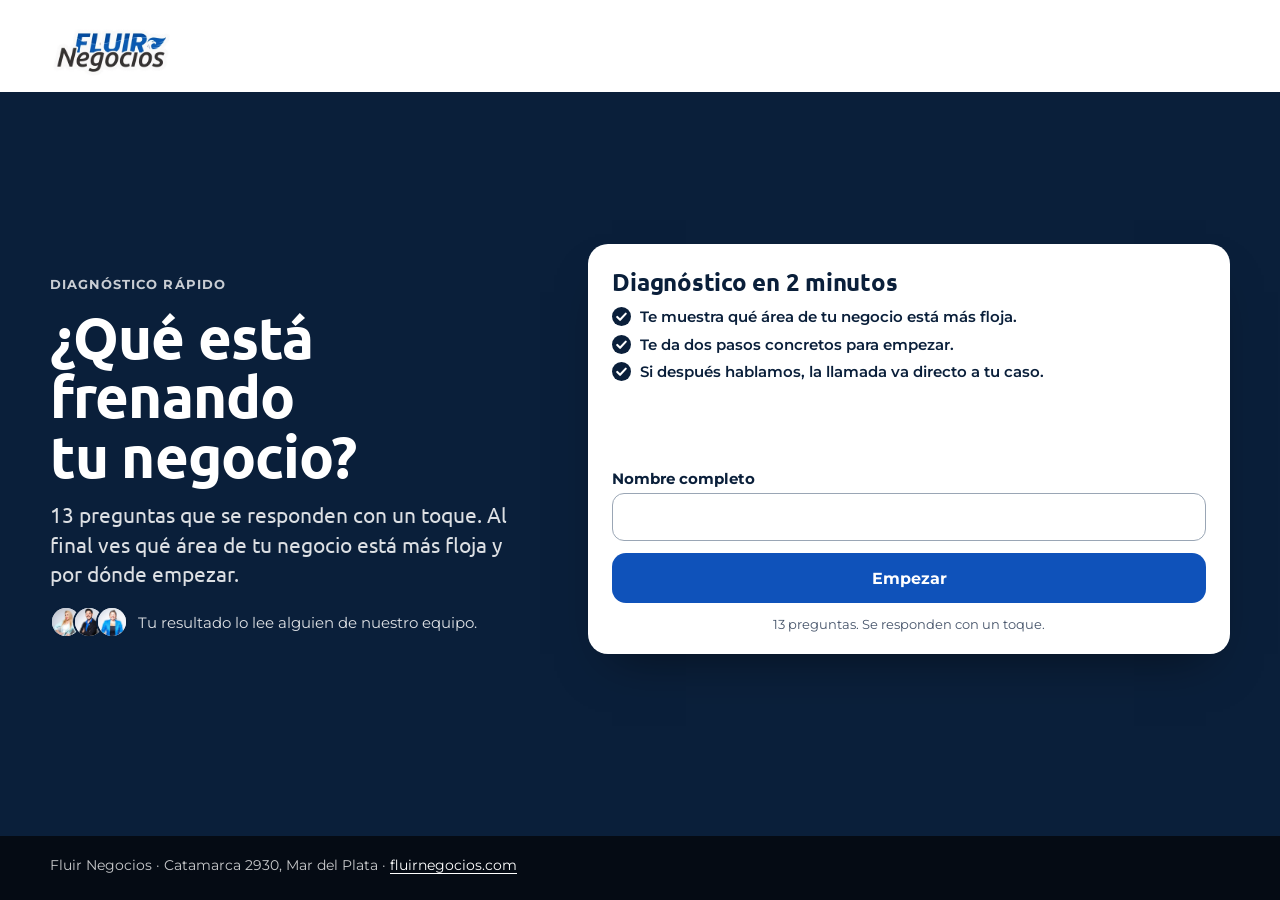
<file: diagnostico-rapido/index.html>
<!DOCTYPE html>
<html lang="es-AR">
<head>
<meta charset="UTF-8">
<meta name="viewport" content="width=device-width, initial-scale=1, viewport-fit=cover">
<!-- Archivo generado por herramientas/rapido.py: los cambios van en ese script -->
<!-- Medición: píxel de Meta 2089699688631959, GA4 G-FYF1E7Y5TY y GTM GTM-W9R963MW.
     El píxel carga de inmediato, con el código estándar de Meta: la campaña web optimiza por
     vistas de la página de destino y necesita el PageView apenas abre la página.
     GA4 y GTM (el contenedor de GTM está vacío) se descargan al primer toque, scroll o tecla,
     o 3 s después de cargar; sus eventos quedan en cola desde el primer momento.
     Para cargarlos también de inmediato: FN_ETIQUETAS_YA = true. -->
<script>
  !function(f,b,e,v,n,t,s)
  {if(f.fbq)return;n=f.fbq=function(){n.callMethod?
  n.callMethod.apply(n,arguments):n.queue.push(arguments)};
  if(!f._fbq)f._fbq=n;n.push=n;n.loaded=!0;n.version='2.0';
  n.queue=[];t=b.createElement(e);t.async=!0;
  t.src=v;s=b.getElementsByTagName(e)[0];
  s.parentNode.insertBefore(t,s)}(window, document,'script',
  'https://connect.facebook.net/en_US/fbevents.js');
  fbq('init', '2089699688631959');
  fbq('track', 'PageView');
</script>
<script>
  window.FN_ETIQUETAS_YA = false;
  window.dataLayer = window.dataLayer || [];
  window.dataLayer.push({ 'gtm.start': new Date().getTime(), event: 'gtm.js' });
  function gtag(){dataLayer.push(arguments);}
  gtag('js', new Date());
  gtag('config', 'G-FYF1E7Y5TY');
  (function () {
    var listo = false, eventos = ['pointerdown', 'touchstart', 'keydown', 'scroll', 'wheel'];
    function cargar() {
      if (listo) return; listo = true;
      eventos.forEach(function (e) { removeEventListener(e, cargar, { passive: true }); });
      ['https://www.googletagmanager.com/gtm.js?id=GTM-W9R963MW',
       'https://www.googletagmanager.com/gtag/js?id=G-FYF1E7Y5TY'].forEach(function (src) {
        var s = document.createElement('script'); s.async = true; s.src = src; document.head.appendChild(s);
      });
    }
    if (window.FN_ETIQUETAS_YA) return cargar();
    eventos.forEach(function (e) { addEventListener(e, cargar, { passive: true }); });
    addEventListener('load', function () { setTimeout(cargar, 3000); });
  })();
</script>
<noscript><img height="1" width="1" style="display:none" alt="" src="https://www.facebook.com/tr?id=2089699688631959&ev=PageView&noscript=1" /></noscript>

<script>
  if (location.protocol === 'http:' && /(^|\.)fluirnegocios\.com$/.test(location.hostname)) {
    location.replace(location.href.replace(/^http:/, 'https:'));
  }
</script>
<!-- Link directo del diagnóstico rápido (para mandar por WhatsApp o Instagram): no se indexa ni va en el sitemap -->
<meta name="robots" content="noindex">
<title>Diagnóstico rápido: ¿qué está frenando tu negocio? | Fluir Negocios</title>
<meta name="description" content="13 preguntas que se responden con un toque. Al final ves qué área de tu negocio está más floja y por dónde empezar.">
<link rel="canonical" href="https://fluirnegocios.com/diagnostico-rapido/">
<meta name="theme-color" content="#0A1F3A">
<meta property="og:title" content="Diagnóstico rápido: ¿qué está frenando tu negocio?">
<meta property="og:description" content="13 preguntas que se responden con un toque. Ves qué área de tu negocio está más floja y por dónde empezar.">
<meta property="og:image" content="https://fluirnegocios.com/assets/og/og-diagnostico-rapido.jpg">
<meta property="og:image:width" content="1200">
<meta property="og:image:height" content="630">
<meta property="og:type" content="website">
<meta property="og:url" content="https://fluirnegocios.com/diagnostico-rapido/">
<meta property="og:locale" content="es_AR">
<meta name="twitter:card" content="summary_large_image">
<link rel="icon" href="../assets/logos/favicon.png" type="image/png">

<link rel="preconnect" href="https://fonts.googleapis.com">
<link rel="preconnect" href="https://fonts.gstatic.com" crossorigin>
<link rel="stylesheet" href="https://fonts.googleapis.com/css2?family=Montserrat:wght@400;600;700&family=Ubuntu:ital,wght@0,400;0,700;1,400&display=swap" media="print" onload="this.media='all'">
<noscript><link rel="stylesheet" href="https://fonts.googleapis.com/css2?family=Montserrat:wght@400;600;700&family=Ubuntu:ital,wght@0,400;0,700;1,400&display=swap"></noscript>
<style id="css-critico">:root{--zafiro:#0F52BA;--zafiro-hover:#0B4396;--navy:#0A1F3A;--navy-profundo:#050B14;--cian:#00B4D8;--gris-fondo:#F5F7FA;--gris:#D6D6D6;--azul-fluir:#014BA0;--tinta:#0A1F3A;--tinta-2:#46546A;--linea:#E2E6EC;--blanco:#FFFFFF;--ubuntu:"Ubuntu","Ubuntu-respaldo",system-ui,sans-serif;--montserrat:"Montserrat","Montserrat-respaldo",system-ui,sans-serif;--borde:16px;--borde-chico:10px;--ancho:1180px;--lado:20px;--bloque:72px;--barra-alto:0px;--foco:var(--navy)}@font-face{font-family:"Ubuntu-respaldo";src:local("Arial");font-weight:400;size-adjust:100%;ascent-override:93.2%;descent-override:18.9%;line-gap-override:0%}@font-face{font-family:"Ubuntu-respaldo";src:local("Arial Bold"),local("Arial-BoldMT");font-weight:700;size-adjust:98%;ascent-override:95.1%;descent-override:19.3%;line-gap-override:0%}@font-face{font-family:"Montserrat-respaldo";src:local("Arial");font-weight:400;size-adjust:111.5%;ascent-override:86.8%;descent-override:22.5%;line-gap-override:0%}@font-face{font-family:"Montserrat-respaldo";src:local("Arial Bold"),local("Arial-BoldMT");font-weight:600 700;size-adjust:109.5%;ascent-override:88.4%;descent-override:22.9%;line-gap-override:0%}*,*::before,*::after{box-sizing:border-box}html{-webkit-text-size-adjust:100%;text-size-adjust:100%;scroll-behavior:smooth}@media (prefers-reduced-motion:reduce){html{scroll-behavior:auto}}body{margin:0;background:var(--blanco);color:var(--tinta);font:400 1.0625rem/1.4 var(--montserrat);overflow-x:hidden}img,video,svg{display:block;max-width:100%}img{height:auto}a{color:var(--zafiro);text-underline-offset:3px}h1,h2,h3,h4,p,ol,ul,figure,blockquote,dl,dd{margin:0}ul[role="list"],ol[role="list"]{list-style:none;padding:0}button,input{font:inherit;color:inherit}[hidden]{display:none !important}:focus-visible{outline:3px solid var(--foco);outline-offset:3px;border-radius:6px}.oscuro{--foco:#FFFFFF}.solo-lector{position:absolute !important;width:1px;height:1px;padding:0;margin:-1px;overflow:hidden;clip:rect(0 0 0 0);white-space:nowrap;border:0}.saltar{position:absolute;left:12px;top:-60px;z-index:50;background:var(--navy);color:#fff;padding:12px 16px;border-radius:8px;font-weight:700}.saltar:focus{top:12px}.titular,h1,h2{font-family:var(--ubuntu);font-weight:700;letter-spacing:-0.015em;text-wrap:balance}h1{font-size:clamp(2.45rem,9.6vw,4.6rem);line-height:1.02}h2{font-size:clamp(1.95rem,7.2vw,3.2rem);line-height:1.06}h3{font-family:var(--montserrat);font-weight:700;font-size:1.1875rem;line-height:1.25}.bajada{font-family:var(--ubuntu);font-weight:400;font-size:1.1875rem;line-height:1.4;color:var(--tinta-2);text-wrap:pretty}.oscuro .bajada{color:rgba(255,255,255,0.86)}.antetitulo{font:700 0.8125rem/1.3 var(--montserrat);letter-spacing:0.08em;text-transform:uppercase;color:var(--tinta-2)}.oscuro .antetitulo{color:rgba(255,255,255,0.78)}.cita{font-family:var(--ubuntu);font-style:italic;font-weight:400}.contenedor{width:100%;max-width:calc(var(--ancho) + var(--lado) * 2);margin:0 auto;padding:0 var(--lado)}.bloque{padding:var(--bloque) 0}.bloque--gris{background:var(--gris-fondo)}.oscuro{background:var(--navy);color:#fff}.cabeza{display:grid;gap:14px;margin-bottom:36px;max-width:46rem}.boton{display:inline-flex;align-items:center;justify-content:center;gap:10px;min-height:54px;padding:14px 24px;border:0;border-radius:14px;background:var(--zafiro);color:#fff;text-decoration:none;cursor:pointer;font:700 1.0625rem/1.2 var(--montserrat);text-align:center;transition:background-color 0.15s ease,transform 0.15s ease}.boton:hover{background:var(--zafiro-hover)}.boton:active{transform:translateY(1px)}.boton svg{width:22px;height:22px;flex:none}.boton--claro{background:#fff;color:var(--navy)}.boton--claro:hover{background:#E9EEF5}.boton--ancho{width:100%}.boton--chico{min-height:48px;padding:10px 18px;font-size:1rem}.enlace{display:inline-flex;align-items:center;gap:8px;min-height:48px;font-weight:700;color:var(--zafiro);text-decoration:underline;text-decoration-thickness:2px;text-underline-offset:5px}.enlace:hover{text-decoration-thickness:3px}.oscuro .enlace{color:#fff}.nota{font-size:0.9375rem;color:var(--tinta-2)}.oscuro .nota{color:rgba(255,255,255,0.8)}.cabecera{position:relative;z-index:5;background:#fff;border-bottom:1px solid var(--linea)}.cabecera .contenedor{display:flex;align-items:center;justify-content:space-between;gap:16px;min-height:68px}.marca{display:inline-flex;align-items:center;min-height:48px}.marca img{width:108px;height:auto}.menu{display:none}.cabecera__accion{display:none}.portada{padding:28px 0 56px;background:#fff}.portada__grilla{display:grid;gap:32px}.portada__texto{display:grid;gap:18px;align-content:start}.portada .bajada{max-width:34rem}.portada__accion{display:grid;gap:10px;margin-top:6px}.portada__accion .nota{text-align:center}.cifras{display:grid;grid-template-columns:1fr 1fr;gap:10px 20px;margin-top:8px;padding-top:18px;border-top:1px solid var(--linea)}.cifra{display:grid;gap:2px}.cifra b{font:700 1.6rem/1 var(--ubuntu)}.cifra span{font-size:0.9375rem;color:var(--tinta-2)}.oscuro .cifra span{color:rgba(255,255,255,0.8)}.mosaico{display:grid;grid-template-columns:repeat(3,1fr);gap:8px}.mosaico figure{position:relative;border-radius:14px;overflow:hidden;background:var(--gris-fondo);aspect-ratio:4 / 5}.mosaico img{width:100%;height:100%;object-fit:cover}.mosaico figcaption{position:absolute;left:6px;bottom:6px;right:6px;font:700 0.75rem/1.2 var(--montserrat);color:var(--navy);background:rgba(255,255,255,0.94);padding:5px 7px;border-radius:7px;width:fit-content;max-width:calc(100% - 12px)}.clientes{background:var(--navy-profundo);color:#fff;padding:36px 0}.clientes p{text-align:center;margin-bottom:18px}.logos{display:grid;grid-template-columns:repeat(3,1fr);gap:18px 14px;align-items:center}.logos li{display:grid;place-items:center;height:48px}.logos img{max-height:40px;max-width:100%;width:auto;object-fit:contain;opacity:0.92}.rueda{background:var(--navy);color:#fff}.rapido{display:grid;grid-template-columns:minmax(0,1fr);gap:20px}.rapido__cabeza{margin-bottom:0}.tarjeta{background:#fff;color:var(--tinta);border-radius:var(--borde);--foco:var(--navy)}.rapido__tarjeta{display:grid;grid-template-rows:1fr;min-height:var(--alto-rapido,0);padding:16px 16px 14px;border-radius:20px;box-shadow:0 24px 48px -24px rgba(0,0,0,0.5)}.rapido__tarjeta .boton{min-height:50px;font-size:1rem}.rapido__tarjeta .campo{gap:4px}.rapido__tarjeta .campo label{font-size:0.9375rem}.rapido__tarjeta .campo input{min-height:48px;padding:10px 12px;font-size:1rem}.rapido__titulo{font:700 1.375rem/1.15 var(--ubuntu);letter-spacing:-0.01em;outline:none;text-wrap:balance}.rapido__error{padding:8px 10px;border-radius:10px;background:#FFF0F0;color:#8A1418;font-weight:600;font-size:0.875rem}.rapido__intro,.rapido__datos{display:flex;flex-direction:column;gap:12px}.rapido__intro .campo{margin-top:auto}.rapido__datos>p:not(.nota):not(.rapido__error){color:var(--tinta-2);font-size:0.9375rem}.rapido__intro .nota,.rapido__datos .nota{text-align:center;font-size:0.8125rem}.rapido__beneficios{display:grid;gap:8px}.rapido__beneficios li{position:relative;padding-left:28px;font-size:0.9375rem;font-weight:600;line-height:1.3}.rapido__beneficios li::before{content:"";position:absolute;left:0;top:0;width:19px;height:19px;border-radius:50%;background:var(--navy) url("data:image/svg+xml,%3Csvg xmlns='http://www.w3.org/2000/svg' viewBox='0 0 20 20'%3E%3Cpath d='M5.5 10.5l3 3 6-6.5' fill='none' stroke='%23fff' stroke-width='2.2' stroke-linecap='round' stroke-linejoin='round'/%3E%3C/svg%3E") center / 19px no-repeat}.rapido__campos{display:grid;grid-template-columns:1fr 1fr;gap:10px;align-items:end}.rapido__campo-ancho{grid-column:1 / -1}.rapido__campos>*{min-width:0}.rapido__campos input{width:100%;min-width:0}.rapido__campos .campo label span{font-weight:500;color:var(--tinta-2)}.rapido__tarjeta .campo input[aria-invalid="true"]{border-color:#B42318}.rapido__preguntas{display:flex;flex-direction:column;gap:10px}.rapido__arriba{display:flex;justify-content:space-between;align-items:baseline;gap:12px}.rapido__paso{font-size:0.8125rem;color:var(--tinta-2)}.rapido__paso b{color:var(--tinta)}.rapido__area{font:700 0.8125rem/1.2 var(--montserrat);color:var(--zafiro)}.rapido__progreso{display:grid;grid-auto-flow:column;grid-auto-columns:1fr;gap:3px}.rapido__progreso i{height:4px;border-radius:99px;background:var(--linea)}.rapido__progreso i.hecha{background:var(--navy)}.rapido__progreso i.actual{background:var(--zafiro)}.rapido__animo{padding:7px 10px;border-radius:8px;background:var(--gris-fondo);color:var(--tinta-2);font-size:0.8125rem;line-height:1.3}.rapido__pregunta{display:grid;gap:12px;padding-top:2px}.rapido__q{font:700 1.1875rem/1.25 var(--ubuntu);letter-spacing:-0.01em;outline:none;text-wrap:pretty}.rapido__q span{display:block;margin-top:2px;font:600 0.8125rem/1.3 var(--montserrat);color:var(--tinta-2);letter-spacing:0}.rapido__opciones{display:grid;grid-template-columns:repeat(3,1fr);gap:8px}.rapido__opciones button{min-height:48px;padding:6px;border-radius:12px;border:2px solid var(--linea);background:#fff;color:var(--navy);font:700 1rem/1.1 var(--montserrat);cursor:pointer}.rapido__opciones button:hover{border-color:var(--navy)}.rapido__opciones button[aria-pressed="true"]{background:var(--navy);border-color:var(--navy);color:#fff}.rapido__opciones button:disabled{opacity:0.45;cursor:not-allowed;border-color:var(--linea)}.rapido__opciones--lista{grid-template-columns:1fr 1fr;gap:6px}.rapido__opciones--lista button{min-height:48px;padding:6px 10px;text-align:left;font-size:0.875rem;line-height:1.2}.rapido__pie{display:flex;justify-content:space-between;align-items:center;gap:12px;margin-top:auto}.rapido__seguir.boton{min-height:48px;padding:10px 26px}.rapido__seguir.boton:disabled{opacity:0.45;cursor:not-allowed}.rapido__volver,.rapido__otra{min-height:48px;padding:0;border:0;background:none;cursor:pointer;color:var(--tinta-2);font:600 0.875rem/1.2 var(--montserrat);text-decoration:underline;text-underline-offset:3px}.rapido__otra{justify-self:center;min-height:44px}.rapido__resultado{display:grid;gap:10px;align-content:start}.rapido__hola{font-size:0.875rem;color:var(--tinta-2)}.rapido__resultado #diag-texto{font-size:0.9375rem;line-height:1.4;color:var(--tinta)}.rapido__bloque{display:grid;gap:6px;padding-top:10px;border-top:1px solid var(--linea)}.rapido__bloque .diagnostico__pasos{gap:4px;font-size:0.9375rem;line-height:1.35}.rapido__ayuda p{font-size:0.9375rem;line-height:1.4}.rapido__ayuda a{font-weight:700;color:var(--navy);white-space:nowrap}.rapido__programas{display:grid;gap:6px;margin:0;padding:0;list-style:none}.rapido__programa{padding:8px 12px 10px;border:1px solid var(--linea);border-radius:12px}.rapido__programa--recomendado{border:2px solid var(--navy)}.rapido__ayuda .rapido__programa-nombre{display:flex;flex-wrap:wrap;align-items:center;gap:4px 8px;margin-bottom:2px}.rapido__programa-nombre b{font:700 1.0625rem/1.2 var(--ubuntu);color:var(--navy)}.rapido__programa-nombre span{font:600 0.8125rem/1.2 var(--montserrat);color:var(--tinta-2)}.rapido__programa--recomendado .rapido__programa-nombre span{padding:3px 9px;border-radius:99px;background:var(--navy);color:#fff}.rapido__resultado .nota{text-align:center;font-size:0.8125rem}@media (prefers-reduced-motion:no-preference){.rapido__opciones button{transition:border-color 0.15s ease,background-color 0.15s ease,color 0.15s ease,transform 0.15s ease}.rapido__opciones button:active{transform:scale(0.97)}.rapido__progreso i{transition:background-color 0.25s ease}.rapido__pregunta.entra{animation:rapido-entra 0.32s cubic-bezier(0.2,0.8,0.2,1)}.rapido__preguntas.pasando .rapido__q{opacity:0.5;transition:opacity 0.2s ease}}.campo{display:grid;gap:6px}.campo label{font-weight:700;font-size:0.9375rem}.campo input{min-height:52px;padding:12px 14px;border:1.5px solid #9AA6B5;border-radius:12px;background:#fff;font-size:1.0625rem}.campo input:focus{outline:3px solid var(--navy);outline-offset:1px;border-color:var(--navy)}.oscuro .paso::before{background:#fff;color:var(--navy)}.oscuro .paso::after{background:rgba(255,255,255,0.25)}.oscuro .paso p{color:rgba(255,255,255,0.82)}.barra-inferior{position:fixed;left:0;right:0;bottom:0;z-index:20;padding:10px var(--lado) calc(10px + env(safe-area-inset-bottom));background:#fff;border-top:1px solid var(--linea);box-shadow:0 -6px 20px rgba(10,31,58,0.08);transform:translateY(110%);transition:transform 0.25s ease,visibility 0.25s;visibility:hidden}.barra-inferior.visible{transform:none;visibility:visible}.barra-inferior .boton{width:100%;min-height:52px}.con-barra{--barra-alto:calc(74px + env(safe-area-inset-bottom))}@media (prefers-reduced-motion:reduce){.barra-inferior{transition:none}}.campana .portada{padding-top:20px;padding-bottom:40px}.campana .cabecera{border-bottom:0}.campana .cabecera .contenedor{min-height:60px;justify-content:flex-start}.campana .bloque{padding:52px 0}.campana .cabeza{margin-bottom:26px}@media (min-width:720px){:root{--lado:32px;--bloque:96px}.portada{padding:48px 0 80px}.portada__accion{grid-template-columns:auto;justify-content:start}.portada__accion .nota{text-align:left}.mosaico{gap:12px}.logos{grid-template-columns:repeat(6,1fr)}}@media (min-width:1024px){:root{--bloque:120px}.menu{display:flex;gap:4px}.menu a{display:inline-flex;align-items:center;min-height:48px;padding:0 12px;color:var(--tinta);text-decoration:none;font-weight:600;font-size:0.9375rem;border-radius:8px}.menu a:hover{background:var(--gris-fondo)}.cabecera__accion{display:inline-flex}.cabecera .contenedor{min-height:80px}.marca img{width:124px}.portada__grilla{grid-template-columns:1.05fr 0.95fr;gap:56px;align-items:center}.portada__texto{gap:22px}.bajada{font-size:1.3125rem}.mosaico{grid-template-columns:1.25fr 1fr;grid-template-rows:1fr 1fr;gap:14px;height:600px}.mosaico figure{aspect-ratio:auto;border-radius:18px}.mosaico figure:first-child{grid-row:span 2}.mosaico figcaption{left:12px;bottom:12px;font-size:0.875rem;padding:7px 10px}.logos{grid-template-columns:repeat(12,1fr)}.clientes p{margin-bottom:22px}}@media (min-width:1280px){h1{font-size:5rem}}.recortes{position:relative;margin:0;min-height:232px;padding:22px 20px 30px;overflow:hidden;background:linear-gradient(160deg,#E6EDF7 0%,#F5F7FA 70%)}.recorte{position:relative;display:block;padding-top:14px;border-radius:10px;overflow:hidden;background:#fff;box-shadow:0 20px 36px -20px rgba(10,31,58,0.5),0 1px 3px rgba(10,31,58,0.1)}.recorte::before{content:"";position:absolute;top:4px;left:9px;width:6px;height:6px;border-radius:50%;background:#D6D6D6;box-shadow:10px 0 0 #D6D6D6,20px 0 0 #D6D6D6}.recorte img{display:block;width:100%;height:auto}.recorte--atras{width:74%;max-width:360px;transform:rotate(-2.5deg)}.recorte--frente{position:absolute;right:18px;bottom:20px;width:70%;max-width:340px;transform:rotate(1.5deg)}.recortes--grande{border-radius:22px;min-height:300px;padding:26px 22px 40px}.recortes--grande .recorte--atras{width:80%;max-width:470px}.recortes--grande .recorte--frente{width:68%;max-width:420px;right:20px;bottom:26px}@media (min-width:720px){.recortes{min-height:280px}.recortes--grande{min-height:380px}}.rapido__tarjeta{--alto-rapido:412px}@media (max-width:359px){.rapido__tarjeta{--alto-rapido:460px}}@media (min-width:390px){.rapido__tarjeta{--alto-rapido:416px}}@media (min-width:414px){.rapido__tarjeta{--alto-rapido:396px}}@media (min-width:560px){.rapido__tarjeta{--alto-rapido:390px}}@media (min-width:1024px){.rapido__tarjeta{--alto-rapido:410px}}body.rapido-pagina{display:flex;flex-direction:column;min-height:100vh;min-height:100dvh;background:var(--navy)}body.rapido-pagina main{flex:1;display:flex;flex-direction:column}.rapido-pagina .dg-cabecera{padding-bottom:14px;background:#fff}.rapido-pagina__bloque{flex:1;display:flex;align-items:center}.rapido-pagina__bloque{padding:36px 0 56px}body.rapido-pagina h1{color:#fff;font-size:clamp(2.2rem,9vw,3.6rem);line-height:1.04}.rapido__equipo{display:flex;align-items:center;gap:10px;margin-top:4px;font-size:0.9375rem;color:rgba(255,255,255,0.86)}.rapido__equipo .dg-caras img{border-color:var(--navy)}@media (max-width:719px){.rapido-pagina .dg-cabecera{padding:10px 0}.rapido-pagina .dg-cabecera img{width:96px}.rapido-pagina__bloque{padding:14px 0 32px}.rapido-pagina .rapido{gap:12px}body.rapido-pagina h1{font-size:1.75rem}.rapido-pagina .rapido__cabeza .antetitulo,.rapido-pagina .rapido__cabeza .bajada,.rapido-pagina .rapido__equipo{display:none}}@media (max-width:389px){.rapido__tarjeta{padding:14px 12px 12px}.rapido__beneficios li{font-size:0.875rem}.rapido__q{font-size:1.125rem}}@media (min-width:1024px){.rapido{grid-template-columns:0.85fr 1.15fr;gap:64px;align-items:start}.rapido__cabeza{padding-top:32px}.rapido__tarjeta{padding:24px 24px 20px}.rapido__q{font-size:1.375rem}.rapido__titulo{font-size:1.5rem}}.cabeza--pegada{margin-bottom:8px}.tarjeta .nota,.tarjeta p{color:inherit}.tarjeta .nota{color:var(--tinta-2)}.con-barra .pie{padding-bottom:calc(36px + var(--barra-alto))}.con-barra .pie--chico{padding-bottom:calc(26px + var(--barra-alto))}@media (min-width:1024px){.campana h1{font-size:4.1rem}}.programa-cabeza{color:#fff}.programa-cabeza .contenedor{display:flex;flex-direction:column;align-items:flex-start;gap:6px;padding-top:22px;padding-bottom:20px}.programa-cabeza b{font:700 2.5rem/1 var(--ubuntu);letter-spacing:0.02em}.programa-cabeza span{font:700 0.9375rem/1.3 var(--montserrat)}.programa-cabeza--mar{background:linear-gradient(90deg,#050B14 0%,#0F1C3F 55%,#0056B3 100%)}.programa-cabeza--cde{background:linear-gradient(270deg,#20C997 0%,#48C6EF 30%,#0F52BA 58%,#0F52BA 100%)}.programa-cabeza--sistemas{background:var(--navy)}.programa-cabeza--cde b,.programa-cabeza--cde span{text-shadow:0 1px 2px rgba(5,11,20,0.25)}.portada--programa{padding-top:28px}.portada__foto{margin:0;border-radius:var(--borde);overflow:hidden;background:var(--gris-fondo)}.portada__foto img{width:100%;aspect-ratio:4 / 3;object-fit:cover}.portada__foto figcaption{font-size:0.875rem;color:var(--tinta-2);padding:10px 2px 0;background:#fff}.portada__visual{display:grid;align-content:center;padding:18px;border-radius:var(--borde);background:var(--gris-fondo)}.ficha{display:grid;grid-template-columns:1fr 1fr;gap:8px;margin-top:4px}.ficha li{display:grid;gap:2px;padding:12px 14px;border-radius:12px;background:var(--gris-fondo)}.ficha small{font:700 0.6875rem/1.2 var(--montserrat);letter-spacing:0.08em;text-transform:uppercase;color:var(--tinta-2)}.ficha b{font-size:0.9375rem;line-height:1.3}.tarjeta-simple{display:grid;gap:8px;align-content:start;padding:22px 20px;border-radius:var(--borde);background:#fff;border:1px solid var(--linea)}.tarjeta-simple h3{font:700 1.375rem/1.15 var(--ubuntu)}.tarjeta-simple>p{color:var(--tinta-2)}.tarjeta-simple .etiqueta{font:700 0.75rem/1.2 var(--montserrat);letter-spacing:0.08em;text-transform:uppercase;color:var(--tinta-2)}.cita-foto{display:grid;gap:0;border-radius:var(--borde);overflow:hidden;background:var(--gris-fondo)}.cita-foto img{width:100%;aspect-ratio:4 / 3;object-fit:cover}.cita-foto blockquote{padding:22px 20px 24px}.cita-foto blockquote p{font-family:var(--ubuntu);font-style:italic;font-size:1.375rem;line-height:1.3}.cita-foto blockquote footer{margin-top:10px;font-size:0.875rem;color:var(--tinta-2)}@media (min-width:720px){.ficha{grid-template-columns:repeat(4,1fr)}.cita-foto{grid-template-columns:1fr 1fr;align-items:center}.cita-foto img{height:100%;aspect-ratio:auto;min-height:360px}.cita-foto blockquote{padding:36px}}@media (min-width:1024px){.programa-cabeza .contenedor{padding-top:26px;padding-bottom:24px}.programa-cabeza b{font-size:3rem}.portada--programa .portada__grilla{grid-template-columns:1.05fr 0.95fr}.portada__foto img{aspect-ratio:4 / 5;max-height:600px}}@media (min-width:1024px){.portada--programa .ficha{grid-template-columns:1fr 1fr}}.cita-grande{margin-top:20px;padding:28px 22px;border-radius:var(--borde);background:var(--navy);color:#fff}.cita-grande blockquote p{font-family:var(--ubuntu);font-style:italic;font-size:clamp(1.375rem,4.6vw,2rem);line-height:1.3;max-width:40rem}.cita-grande blockquote footer{margin-top:14px;font-size:0.9375rem;color:rgba(255,255,255,0.82)}.cita-grande blockquote footer b{color:#fff}@media (min-width:720px){.cita-grande{padding:44px 48px}}.oscuro .puntos i{background:rgba(255,255,255,0.3)}.oscuro .puntos i.activo{background:#fff}@media (max-width:719px){:root{--bloque:56px}.cabeza{margin-bottom:24px;gap:10px}.recortes{min-height:0;padding:16px 14px 22px}.logos{grid-template-columns:repeat(4,1fr);gap:14px 10px}.logos li{height:40px}.logos img{max-height:32px}.clientes{padding:28px 0}.portada__foto img{aspect-ratio:16 / 10}}@media (min-width:1024px){.barra-inferior{display:none}.con-barra{--barra-alto:0px}}.ficha li>.enlace{min-height:48px}html:not([data-h]) [data-variante]:not([data-variante~="base"]),html[data-h="plata"] [data-variante]:not([data-variante~="plata"]),html[data-h="equipo"] [data-variante]:not([data-variante~="equipo"]),html[data-h="grupo"] [data-variante]:not([data-variante~="grupo"]){display:none !important}.dg-cabecera{padding:14px 0 0}.dg-cabecera img{width:112px;height:auto;display:block}.dg-portada{padding:20px 0 44px}.dg-portada__grilla{display:grid;gap:24px}.dg-texto{display:grid;gap:16px;align-content:start}.dg-texto h1{font-size:clamp(2.45rem,10vw,4.4rem);line-height:1.02;letter-spacing:-0.02em}.dg-texto .bajada{font-size:1.1875rem;max-width:32rem}.dg-accion{display:grid;gap:10px;margin-top:6px}.dg-accion .boton{min-height:58px;font-size:1.125rem}.dg-accion .nota{font-size:0.9375rem}.dg-escena{position:relative}.dg-escena__foto{margin:0;border-radius:22px;overflow:hidden;background:var(--gris-fondo)}.dg-escena__foto img{width:100%;aspect-ratio:16 / 10;object-fit:cover;object-position:50% 42%}html.dg-anima .dg-escena:not(.v-foto) .dg-escena__foto img{transform:scale(1.07)}.dg-chat{--dg-burbuja:#E8EEF8;position:relative;z-index:1;display:grid;gap:10px;margin:-84px 12px 0;padding:12px;border-radius:20px;background:#fff;border:1px solid var(--linea);box-shadow:0 22px 44px -20px rgba(10,31,58,0.42),0 2px 6px rgba(10,31,58,0.06);color:var(--tinta);text-decoration:none;cursor:pointer;-webkit-tap-highlight-color:transparent}.dg-chat:focus-visible{outline:3px solid var(--navy);outline-offset:3px}.dg-chat__barra{display:flex;align-items:center;gap:10px;padding:0 2px}.dg-chat__barra b{display:block;font-size:0.9375rem;line-height:1.2}.dg-chat__barra small{display:block;font-size:0.75rem;color:var(--tinta-2)}.dg-caras{display:flex;flex:none}.dg-caras img{width:32px;height:32px;border-radius:50%;object-fit:cover;object-position:50% 12%;border:2px solid #fff;background:#EEF0F3}.dg-caras img + img{margin-left:-9px}.dg-chat__cuerpo{display:grid;gap:8px;padding:12px 10px;border-radius:14px;background:var(--gris-fondo)}.dg-chat__mia,.dg-chat__suya{display:block;max-width:88%;padding:8px 12px;font-size:0.9375rem;line-height:1.3}.dg-chat__mia{display:flow-root;justify-self:end;border-radius:16px 16px 4px 16px;background:var(--dg-burbuja);color:var(--navy);font-weight:600}.dg-chat__mia small{float:right;margin:3px 0 0 8px;font-size:0.6875rem;font-weight:700;letter-spacing:-0.12em;color:var(--zafiro)}.dg-chat__lugar{display:grid;justify-items:start;align-items:start}.dg-chat__lugar>*{grid-area:1 / 1}.dg-chat__suya{border-radius:16px 16px 16px 4px;background:#fff;font-weight:500;box-shadow:0 1px 1px rgba(10,31,58,0.06)}.dg-chat__escribe{display:inline-flex;gap:4px;padding:12px;border-radius:16px 16px 16px 4px;background:#fff;opacity:0}.dg-chat__escribe i{width:6px;height:6px;border-radius:50%;background:var(--tinta-2)}.dg-chat.v-escribe:not(.v-suya) .dg-chat__escribe{opacity:1}.dg-chat__redactar{display:flex;align-items:center;gap:8px}.dg-chat__campo{flex:1;display:grid;align-items:center;min-width:0;min-height:44px;padding:0 14px;border-radius:999px;border:1px solid var(--linea);background:#fff;font-size:0.9375rem}.dg-chat__campo>*{grid-area:1 / 1;overflow:hidden;white-space:nowrap;text-overflow:ellipsis}.dg-chat__tipeo{font-weight:500}.dg-chat__guia{color:var(--tinta-2);font-weight:600}.dg-chat__guia .clic{display:none}@media (hover:hover) and (pointer:fine){.dg-chat__guia .toca{display:none}.dg-chat__guia .clic{display:inline}}.dg-chat__enviar{position:relative;z-index:0;flex:none;display:grid;place-items:center;width:44px;height:44px;border-radius:50%;background:var(--zafiro);color:#fff}.dg-chat__enviar svg{width:20px;height:20px;fill:currentColor;margin-left:3px}html.dg-anima .dg-chat:not(.v-mia) .dg-chat__mia{opacity:0;transform:translateY(14px) scale(0.9)}html.dg-anima .dg-chat:not(.v-leido) .dg-chat__mia small{color:var(--tinta-2)}html.dg-anima .dg-chat:not(.v-suya) .dg-chat__suya{opacity:0;transform:translateY(10px) scale(0.92)}html.dg-anima .dg-chat:not(.v-suya) .dg-chat__guia{opacity:0}html.dg-anima .dg-chat:not(.v-mia) .dg-chat__tipeo::after{content:"";display:inline-block;width:2px;height:1.15em;margin-left:1px;vertical-align:-0.22em;background:var(--zafiro)}html.dg-anima:not(.dg-js) .dg-chat:not(.v-mia) .dg-chat__mia,html.dg-anima:not(.dg-js) .dg-chat:not(.v-suya) .dg-chat__suya,html.dg-anima:not(.dg-js) .dg-chat:not(.v-suya) .dg-chat__guia{animation:dg-respaldo 0.4s ease 5s forwards}.dg-prueba{display:grid;gap:14px;margin-top:10px}.dg-prueba p{font-size:0.9375rem;color:var(--tinta-2)}.dg-prueba p b{color:var(--tinta)}.dg-logos{display:grid;grid-template-columns:repeat(4,1fr);gap:16px;align-items:center}.dg-logos img{max-height:30px;width:auto;max-width:100%;margin:0 auto;filter:grayscale(1);opacity:0.75}.con-barra .dg-pie{padding-bottom:calc(24px + var(--barra-alto))}@media (min-width:720px){.dg-accion{justify-items:start}.dg-accion .boton,.dg-cierre .boton,.dg-pasos__accion .boton{padding:14px 34px}.dg-escena{max-width:560px}.dg-escena__foto img{aspect-ratio:4 / 3}.dg-chat{width:350px;margin:-110px -14px 0 auto}}@media (min-width:1024px){.dg-cabecera{padding-top:28px}.dg-cabecera img{width:128px}.dg-portada{padding:40px 0 96px}.dg-portada__grilla{grid-template-columns:1fr 1fr;grid-template-areas:"texto escena" "prueba escena";column-gap:72px;row-gap:40px;align-items:center}.dg-texto{grid-area:texto;align-self:end;gap:20px}.dg-escena{grid-area:escena;max-width:none}.dg-prueba{grid-area:prueba;align-self:start;margin-top:0;max-width:460px}.dg-escena__foto img{aspect-ratio:4 / 5;object-position:46% 50%}.dg-chat{position:absolute;left:-56px;bottom:36px;width:356px;margin:0}}</style>
<link rel="preload" href="../assets/css/fluir.css?v=14" as="style" onload="this.onload=null;this.rel='stylesheet'">
<noscript><link rel="stylesheet" href="../assets/css/fluir.css?v=14"></noscript>
</head>
<body class="campana rapido-pagina" data-pagina="diagnostico-rapido">
<noscript><iframe src="https://www.googletagmanager.com/ns.html?id=GTM-W9R963MW" height="0" width="0" style="display:none;visibility:hidden"></iframe></noscript>

<svg width="0" height="0" style="position:absolute" aria-hidden="true" focusable="false">
  <symbol id="i-wa" viewBox="0 0 24 24"><path fill="currentColor" d="M17.47 14.38c-.3-.15-1.76-.87-2.03-.97-.27-.1-.47-.15-.67.15-.2.3-.77.97-.94 1.16-.17.2-.35.22-.64.08-.3-.15-1.26-.47-2.39-1.48-.88-.79-1.48-1.76-1.65-2.06-.17-.3-.02-.46.13-.6.13-.14.3-.35.45-.52.15-.18.2-.3.3-.5.1-.2.05-.37-.03-.52-.07-.15-.67-1.61-.92-2.2-.24-.58-.49-.5-.67-.51h-.57c-.2 0-.52.07-.79.37-.27.3-1.04 1.02-1.04 2.48s1.07 2.88 1.21 3.07c.15.2 2.1 3.2 5.08 4.49.71.3 1.26.49 1.7.63.71.22 1.36.19 1.87.12.57-.09 1.76-.72 2-1.42.25-.69.25-1.29.18-1.41-.08-.13-.27-.2-.57-.35m-5.42 7.4h-.01a9.87 9.87 0 0 1-5.03-1.38l-.36-.21-3.74.98 1-3.65-.24-.37a9.86 9.86 0 0 1-1.51-5.26c0-5.45 4.44-9.88 9.89-9.88 2.64 0 5.12 1.03 6.99 2.9a9.83 9.83 0 0 1 2.89 6.99c0 5.45-4.44 9.88-9.88 9.88m8.41-18.3A11.82 11.82 0 0 0 12.05 0C5.5 0 .16 5.34.16 11.89c0 2.1.55 4.14 1.59 5.95L.06 24l6.3-1.65a11.88 11.88 0 0 0 5.69 1.45h.01c6.55 0 11.89-5.34 11.89-11.89 0-3.18-1.24-6.17-3.48-8.41"/></symbol>
  <symbol id="i-play" viewBox="0 0 24 24"><path d="M7 4.5v15a1 1 0 0 0 1.52.85l12-7.5a1 1 0 0 0 0-1.7l-12-7.5A1 1 0 0 0 7 4.5Z"/></symbol>
  <symbol id="i-aviso" viewBox="0 0 24 24"><path fill="none" stroke="currentColor" stroke-width="2.4" stroke-linecap="round" d="M12 8v5m0 3.5v.5M10.3 3.9 2.4 17.5A2 2 0 0 0 4.1 20.5h15.8a2 2 0 0 0 1.7-3L13.7 3.9a2 2 0 0 0-3.4 0Z"/></symbol>
</svg>

<header class="dg-cabecera">
  <div class="contenedor"><img src="../assets/logos/logo-340.webp" alt="Fluir Negocios" width="340" height="132"></div>
</header>

<main>
  <section class="rueda oscuro rapido-pagina__bloque" id="rueda" aria-labelledby="titulo-rueda">
    <div class="contenedor rapido">
      <div class="cabeza rapido__cabeza">
        <p class="antetitulo">Diagnóstico rápido</p>
        <h1 id="titulo-rueda">¿Qué está frenando tu negocio?</h1>
        <p class="bajada">13 preguntas que se responden con un toque. Al final ves qué área de tu negocio está más floja y por dónde empezar.</p>
        <p class="rapido__equipo"><span class="dg-caras" aria-hidden="true"><img src="../assets/img/equipo-antonela-240.webp" width="240" height="360" alt=""><img src="../assets/img/equipo-martin-240.webp" width="240" height="360" alt=""><img src="../assets/img/equipo-vanesa-240.webp" width="240" height="360" alt=""></span>Tu resultado lo lee alguien de nuestro equipo.</p>
      </div>

      <div class="rapido__tarjeta tarjeta" id="rapido">
        <form class="rapido__intro" id="rapido-intro" novalidate onsubmit="return false">
          <h2 class="rapido__titulo">Diagnóstico en 2 minutos</h2>
          <ul class="rapido__beneficios" role="list">
            <li>Te muestra qué área de tu negocio está más floja.</li>
            <li>Te da dos pasos concretos para empezar.</li>
            <li>Si después hablamos, la llamada va directo a tu caso.</li>
          </ul>
          <div class="campo">
            <label for="rapido-nombre">Nombre completo</label>
            <input id="rapido-nombre" name="nombre" type="text" autocomplete="name" required aria-describedby="rapido-error-intro">
          </div>
          <p class="rapido__error" id="rapido-error-intro" role="alert" hidden></p>
          <button class="boton boton--ancho" type="submit">Empezar</button>
          <p class="nota">13 preguntas. Se responden con un toque.</p>
        </form>

        <!-- fluir.js muestra las preguntas de a una -->
        <div class="rapido__preguntas" id="rapido-preguntas" hidden></div>

        <form class="rapido__datos" id="rapido-datos" novalidate hidden onsubmit="return false">
          <h2 class="rapido__titulo" id="rapido-datos-titulo" tabindex="-1">Tu resultado está listo</h2>
          <p>Dejanos tu email para que tu resultado le llegue también a nuestro equipo. Así, en la llamada vamos directo a tu caso.</p>
          <div class="rapido__campos">
            <div class="campo rapido__campo-ancho">
              <label for="rapido-email">Email</label>
              <input id="rapido-email" name="email" type="email" autocomplete="email" inputmode="email" required aria-describedby="rapido-error">
            </div>
            <div class="campo">
              <label for="rapido-tel">WhatsApp <span>(opcional)</span></label>
              <input id="rapido-tel" name="whatsapp" type="tel" autocomplete="tel" inputmode="tel" aria-describedby="rapido-error">
            </div>
            <div class="campo">
              <label for="rapido-negocio">Negocio <span>(opcional)</span></label>
              <input id="rapido-negocio" name="negocio" type="text" autocomplete="organization" placeholder="Nombre o rubro">
            </div>
          </div>
          <p class="rapido__error" id="rapido-error" role="alert" hidden></p>
          <button class="boton boton--ancho" type="submit">Ver mi resultado</button>
          <p class="nota">Solo lo ve nuestro equipo.</p>
        </form>

        <div class="rapido__resultado" id="rapido-resultado" hidden>
          <p class="solo-lector" aria-live="polite" id="resumen-vivo"></p>
          <p class="rapido__hola" id="rapido-hola"></p>
          <h2 class="rapido__titulo" id="diag-titulo" tabindex="-1"></h2>
          <p id="diag-texto"></p>
          <div class="rapido__bloque">
            <p class="diagnostico__subtitulo">Por dónde empezar</p>
            <ol class="diagnostico__pasos" id="diag-pasos"></ol>
          </div>
          <div class="rapido__bloque rapido__ayuda">
            <p class="diagnostico__subtitulo">Cómo te ayudamos</p>
            <ol class="rapido__programas">
              <li class="rapido__programa rapido__programa--recomendado">
                <p class="rapido__programa-nombre"><b>M·A·R</b><span>Recomendado para vos</span></p>
                <p>Acompañamiento para dueños, 1 a 1 o en grupo. <span id="rapido-ayuda"></span> <a id="diag-prog" href="/pages/mar.html">Conocé el M·A·R</a></p>
              </li>
              <li class="rapido__programa">
                <p class="rapido__programa-nombre"><b>C·D·E</b><span>Otra opción</span></p>
                <p>Capacitación para los encargados y supervisores de tu negocio: liderazgo, comunicación y gestión con números. <a href="/pages/cde.html">Conocé el C·D·E</a></p>
              </li>
            </ol>
          </div>
          <a class="boton boton--ancho" id="rueda-wa" href="https://wa.me/5492235295052?text=Hola%2C%20vengo%20de%20la%20web%20y%20me%20gustar%C3%ADa%20hacer%20el%20diagn%C3%B3stico." data-cta="test" target="_blank" rel="noopener"><svg aria-hidden="true"><use href="#i-wa"/></svg>Agendar mi llamada por WhatsApp</a>
          <p class="nota rapido__aviso" id="rapido-aviso">Sin cargo. Te responde una persona del equipo.</p>
          <button class="rapido__otra" type="button" id="rapido-otra">Hacerlo de nuevo</button>
        </div>
      </div>
    </div>
  </section>
</main>

<footer class="dg-pie">
  <div class="contenedor"><p>Fluir Negocios · Catamarca 2930, Mar del Plata · <a href="/">fluirnegocios.com</a></p></div>
</footer>

<script src="../assets/js/fluir.js?v=14" defer></script>
</body>
</html>
</file>
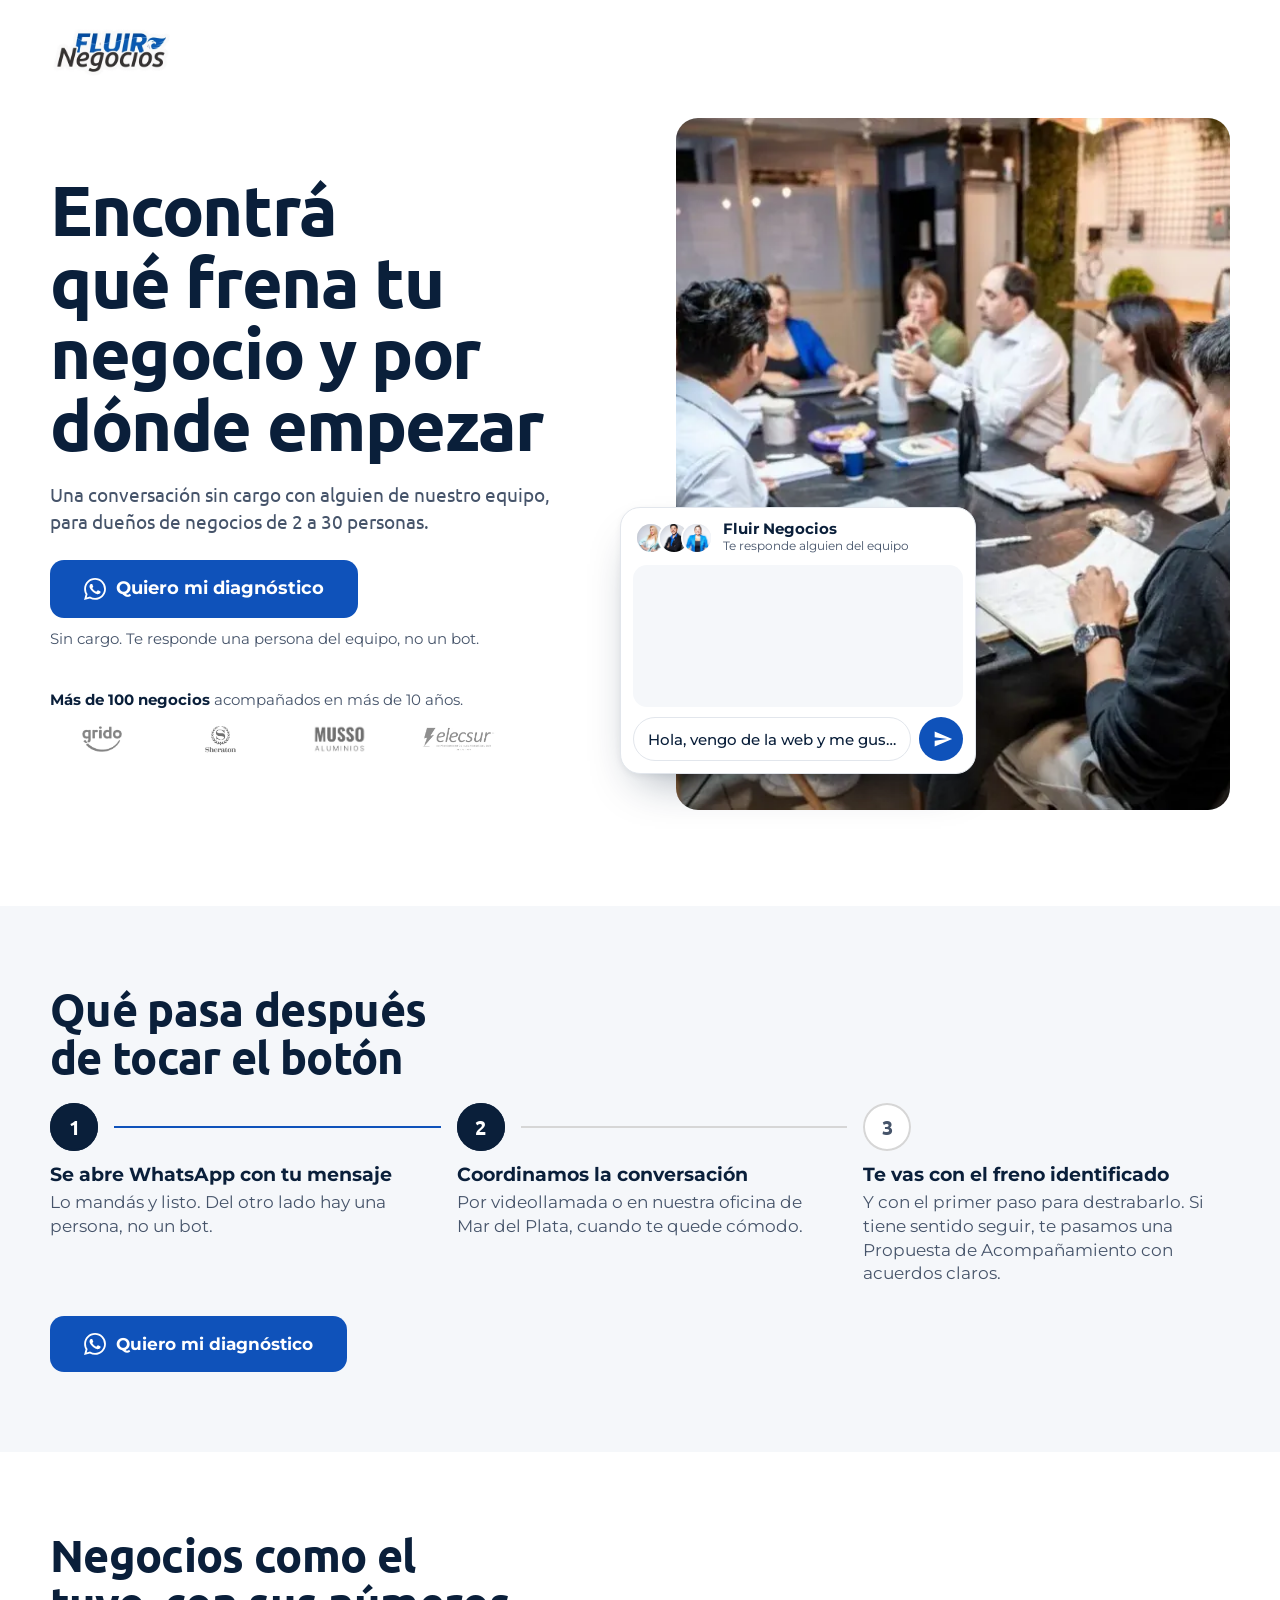
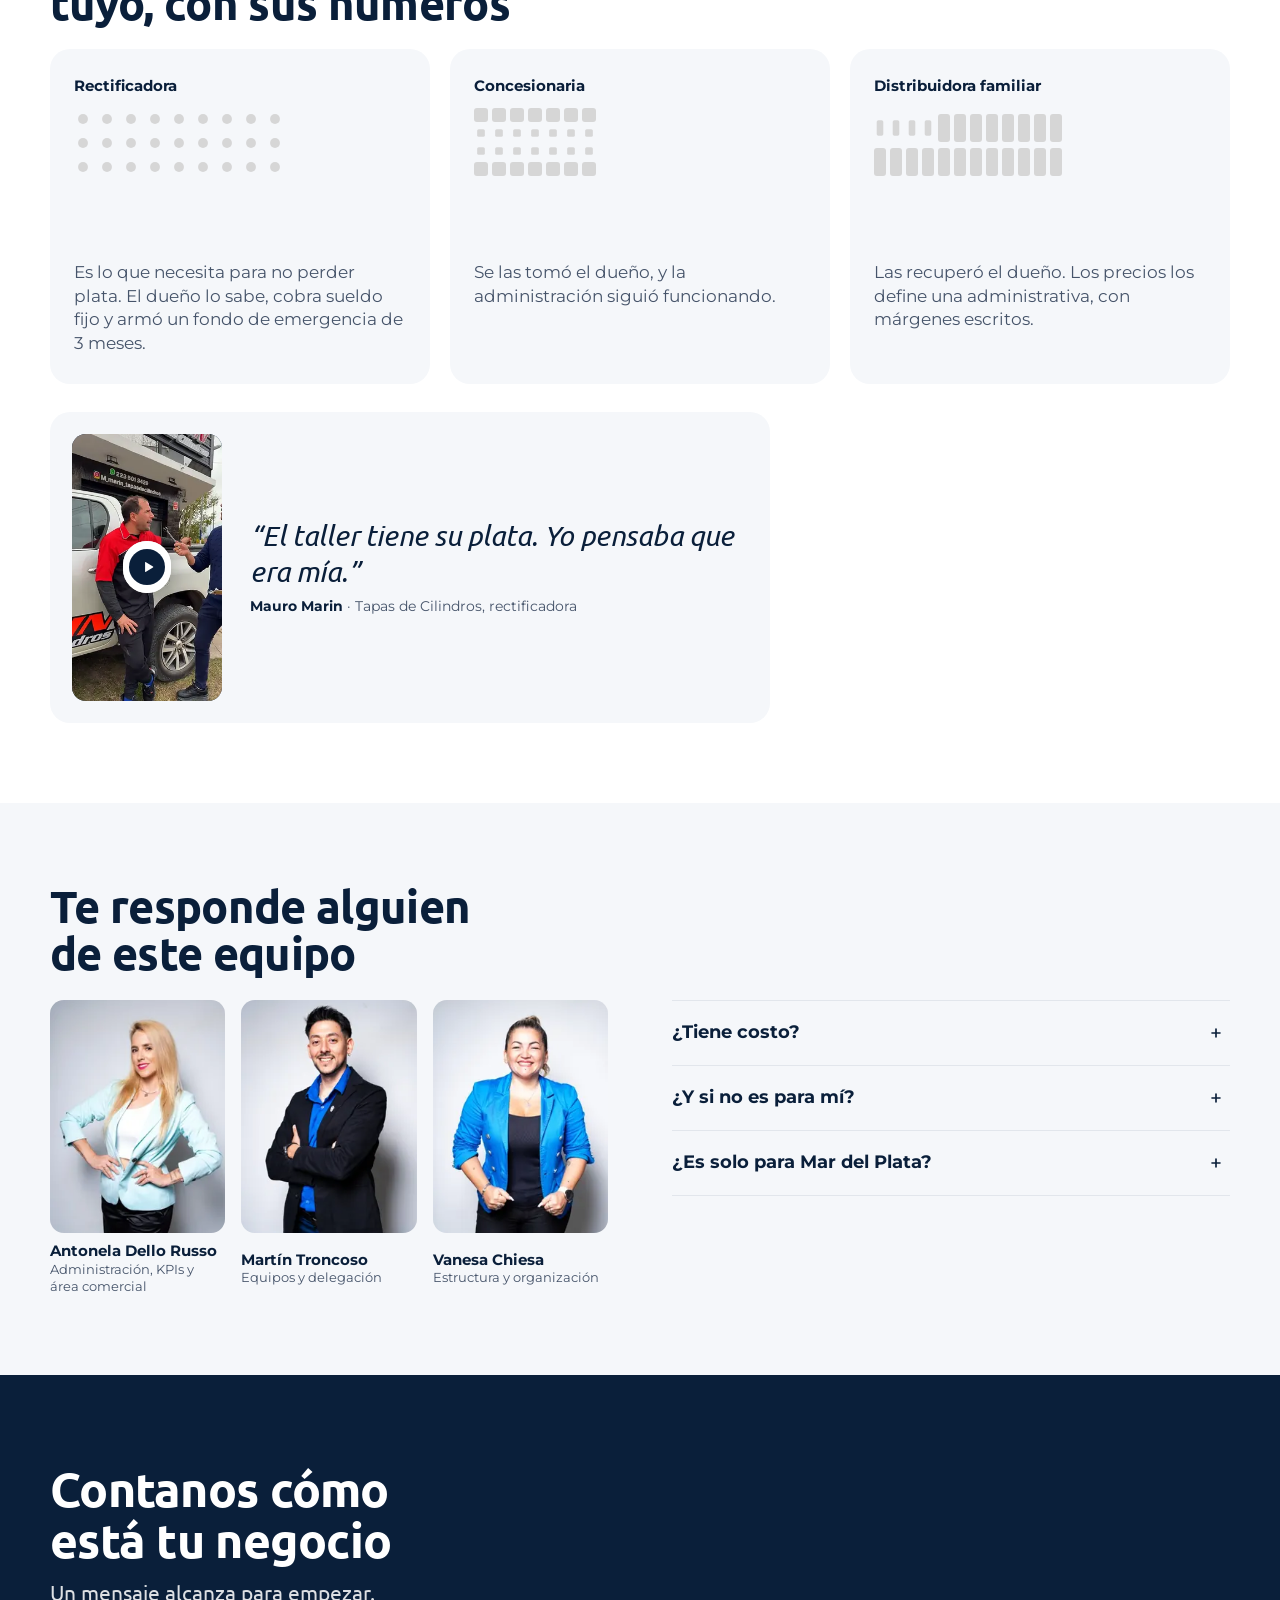
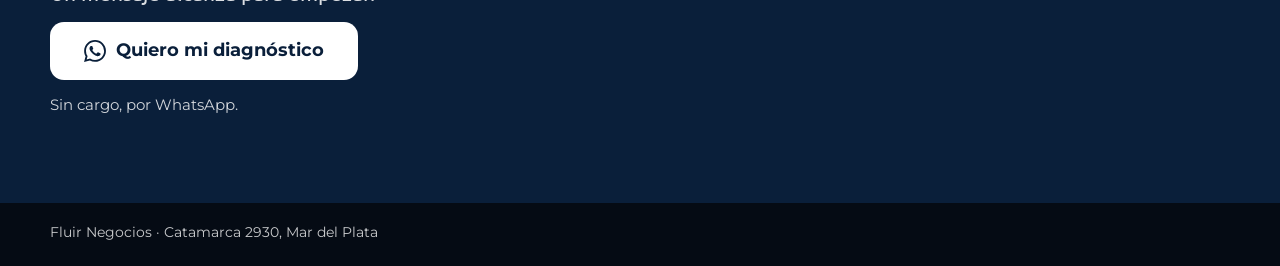
<file: diagnostico/index.html>
<!DOCTYPE html>
<html lang="es-AR">
<head>
<meta charset="UTF-8">
<meta name="viewport" content="width=device-width, initial-scale=1, viewport-fit=cover">
<!-- Archivo generado por herramientas/diagnostico.py: los cambios van en ese script -->

<script>
  /* Titular según el anuncio, antes del primer dibujo: ?h=plata|equipo|grupo o esa palabra en utm_content */
  (function () {
    try {
      var q = new URLSearchParams(location.search), v = ['plata', 'equipo', 'grupo'], h = (q.get('h') || '').toLowerCase();
      if (v.indexOf(h) < 0) { var c = (q.get('utm_content') || '').toLowerCase(); h = v.filter(function (p) { return c.indexOf(p) > -1; })[0] || ''; }
      if (h) document.documentElement.setAttribute('data-h', h);
      /* Movimiento solo si la persona no pidió menos: la tarjeta arranca vacía y se escribe sola */
      if ('IntersectionObserver' in window && !(window.matchMedia && matchMedia('(prefers-reduced-motion: reduce)').matches)) {
        document.documentElement.classList.add('dg-anima');
      }
    } catch (e) {}
  })();
</script>
<!-- Medición: píxel de Meta 2089699688631959, GA4 G-FYF1E7Y5TY y GTM GTM-W9R963MW.
     El píxel carga de inmediato, con el código estándar de Meta: la campaña web optimiza por
     vistas de la página de destino y necesita el PageView apenas abre la página.
     GA4 y GTM (el contenedor de GTM está vacío) se descargan al primer toque, scroll o tecla,
     o 3 s después de cargar; sus eventos quedan en cola desde el primer momento.
     Para cargarlos también de inmediato: FN_ETIQUETAS_YA = true. -->
<script>
  !function(f,b,e,v,n,t,s)
  {if(f.fbq)return;n=f.fbq=function(){n.callMethod?
  n.callMethod.apply(n,arguments):n.queue.push(arguments)};
  if(!f._fbq)f._fbq=n;n.push=n;n.loaded=!0;n.version='2.0';
  n.queue=[];t=b.createElement(e);t.async=!0;
  t.src=v;s=b.getElementsByTagName(e)[0];
  s.parentNode.insertBefore(t,s)}(window, document,'script',
  'https://connect.facebook.net/en_US/fbevents.js');
  fbq('init', '2089699688631959');
  fbq('track', 'PageView');
</script>
<script>
  window.FN_ETIQUETAS_YA = false;
  window.dataLayer = window.dataLayer || [];
  window.dataLayer.push({ 'gtm.start': new Date().getTime(), event: 'gtm.js' });
  function gtag(){dataLayer.push(arguments);}
  gtag('js', new Date());
  gtag('config', 'G-FYF1E7Y5TY');
  (function () {
    var listo = false, eventos = ['pointerdown', 'touchstart', 'keydown', 'scroll', 'wheel'];
    function cargar() {
      if (listo) return; listo = true;
      eventos.forEach(function (e) { removeEventListener(e, cargar, { passive: true }); });
      ['https://www.googletagmanager.com/gtm.js?id=GTM-W9R963MW',
       'https://www.googletagmanager.com/gtag/js?id=G-FYF1E7Y5TY'].forEach(function (src) {
        var s = document.createElement('script'); s.async = true; s.src = src; document.head.appendChild(s);
      });
    }
    if (window.FN_ETIQUETAS_YA) return cargar();
    eventos.forEach(function (e) { addEventListener(e, cargar, { passive: true }); });
    addEventListener('load', function () { setTimeout(cargar, 3000); });
  })();
</script>
<noscript><img height="1" width="1" style="display:none" alt="" src="https://www.facebook.com/tr?id=2089699688631959&ev=PageView&noscript=1" /></noscript>

<script>
  if (location.protocol === 'http:' && /(^|\.)fluirnegocios\.com$/.test(location.hostname)) {
    location.replace(location.href.replace(/^http:/, 'https:'));
  }
</script>
<!-- Página de campaña (Meta Ads): no se indexa ni va en el sitemap -->
<meta name="robots" content="noindex">
<title>Conversación de diagnóstico sin cargo | Fluir Negocios</title>
<meta name="description" content="Una conversación sin cargo para encontrar qué frena tu negocio y por dónde empezar. Para dueños de negocios de 2 a 30 personas.">
<link rel="canonical" href="https://fluirnegocios.com/diagnostico/">
<meta name="theme-color" content="#FFFFFF">
<meta property="og:title" content="Encontrá qué frena tu negocio y por dónde empezar">
<meta property="og:description" content="Conversación de diagnóstico sin cargo, por WhatsApp. Fluir Negocios, Mar del Plata.">
<meta property="og:image" content="https://fluirnegocios.com/assets/og/og-home-v3.jpg">
<meta property="og:image:width" content="1200">
<meta property="og:image:height" content="630">
<meta property="og:type" content="website">
<meta property="og:url" content="https://fluirnegocios.com/diagnostico/">
<meta property="og:locale" content="es_AR">
<meta name="twitter:card" content="summary_large_image">
<link rel="icon" href="../assets/logos/favicon.png" type="image/png">

<link rel="preconnect" href="https://fonts.googleapis.com">
<link rel="preconnect" href="https://fonts.gstatic.com" crossorigin>
<link rel="stylesheet" href="https://fonts.googleapis.com/css2?family=Montserrat:wght@400;600;700&family=Ubuntu:ital,wght@0,400;0,700;1,400&display=swap" media="print" onload="this.media='all'">
<noscript><link rel="stylesheet" href="https://fonts.googleapis.com/css2?family=Montserrat:wght@400;600;700&family=Ubuntu:ital,wght@0,400;0,700;1,400&display=swap"></noscript>
<style id="css-critico">:root{--zafiro:#0F52BA;--zafiro-hover:#0B4396;--navy:#0A1F3A;--navy-profundo:#050B14;--cian:#00B4D8;--gris-fondo:#F5F7FA;--gris:#D6D6D6;--azul-fluir:#014BA0;--tinta:#0A1F3A;--tinta-2:#46546A;--linea:#E2E6EC;--blanco:#FFFFFF;--ubuntu:"Ubuntu","Ubuntu-respaldo",system-ui,sans-serif;--montserrat:"Montserrat","Montserrat-respaldo",system-ui,sans-serif;--borde:16px;--borde-chico:10px;--ancho:1180px;--lado:20px;--bloque:72px;--barra-alto:0px;--foco:var(--navy)}@font-face{font-family:"Ubuntu-respaldo";src:local("Arial");font-weight:400;size-adjust:100%;ascent-override:93.2%;descent-override:18.9%;line-gap-override:0%}@font-face{font-family:"Ubuntu-respaldo";src:local("Arial Bold"),local("Arial-BoldMT");font-weight:700;size-adjust:98%;ascent-override:95.1%;descent-override:19.3%;line-gap-override:0%}@font-face{font-family:"Montserrat-respaldo";src:local("Arial");font-weight:400;size-adjust:111.5%;ascent-override:86.8%;descent-override:22.5%;line-gap-override:0%}@font-face{font-family:"Montserrat-respaldo";src:local("Arial Bold"),local("Arial-BoldMT");font-weight:600 700;size-adjust:109.5%;ascent-override:88.4%;descent-override:22.9%;line-gap-override:0%}*,*::before,*::after{box-sizing:border-box}html{-webkit-text-size-adjust:100%;text-size-adjust:100%;scroll-behavior:smooth}@media (prefers-reduced-motion:reduce){html{scroll-behavior:auto}}body{margin:0;background:var(--blanco);color:var(--tinta);font:400 1.0625rem/1.4 var(--montserrat);overflow-x:hidden}img,video,svg{display:block;max-width:100%}img{height:auto}a{color:var(--zafiro);text-underline-offset:3px}h1,h2,h3,h4,p,ol,ul,figure,blockquote,dl,dd{margin:0}ul[role="list"],ol[role="list"]{list-style:none;padding:0}button,input{font:inherit;color:inherit}[hidden]{display:none !important}:focus-visible{outline:3px solid var(--foco);outline-offset:3px;border-radius:6px}.oscuro{--foco:#FFFFFF}.solo-lector{position:absolute !important;width:1px;height:1px;padding:0;margin:-1px;overflow:hidden;clip:rect(0 0 0 0);white-space:nowrap;border:0}.saltar{position:absolute;left:12px;top:-60px;z-index:50;background:var(--navy);color:#fff;padding:12px 16px;border-radius:8px;font-weight:700}.saltar:focus{top:12px}.titular,h1,h2{font-family:var(--ubuntu);font-weight:700;letter-spacing:-0.015em;text-wrap:balance}h1{font-size:clamp(2.45rem,9.6vw,4.6rem);line-height:1.02}h2{font-size:clamp(1.95rem,7.2vw,3.2rem);line-height:1.06}h3{font-family:var(--montserrat);font-weight:700;font-size:1.1875rem;line-height:1.25}.bajada{font-family:var(--ubuntu);font-weight:400;font-size:1.1875rem;line-height:1.4;color:var(--tinta-2);text-wrap:pretty}.oscuro .bajada{color:rgba(255,255,255,0.86)}.antetitulo{font:700 0.8125rem/1.3 var(--montserrat);letter-spacing:0.08em;text-transform:uppercase;color:var(--tinta-2)}.oscuro .antetitulo{color:rgba(255,255,255,0.78)}.cita{font-family:var(--ubuntu);font-style:italic;font-weight:400}.contenedor{width:100%;max-width:calc(var(--ancho) + var(--lado) * 2);margin:0 auto;padding:0 var(--lado)}.bloque{padding:var(--bloque) 0}.bloque--gris{background:var(--gris-fondo)}.oscuro{background:var(--navy);color:#fff}.cabeza{display:grid;gap:14px;margin-bottom:36px;max-width:46rem}.boton{display:inline-flex;align-items:center;justify-content:center;gap:10px;min-height:54px;padding:14px 24px;border:0;border-radius:14px;background:var(--zafiro);color:#fff;text-decoration:none;cursor:pointer;font:700 1.0625rem/1.2 var(--montserrat);text-align:center;transition:background-color 0.15s ease,transform 0.15s ease}.boton:hover{background:var(--zafiro-hover)}.boton:active{transform:translateY(1px)}.boton svg{width:22px;height:22px;flex:none}.boton--claro{background:#fff;color:var(--navy)}.boton--claro:hover{background:#E9EEF5}.boton--ancho{width:100%}.boton--chico{min-height:48px;padding:10px 18px;font-size:1rem}.enlace{display:inline-flex;align-items:center;gap:8px;min-height:48px;font-weight:700;color:var(--zafiro);text-decoration:underline;text-decoration-thickness:2px;text-underline-offset:5px}.enlace:hover{text-decoration-thickness:3px}.oscuro .enlace{color:#fff}.nota{font-size:0.9375rem;color:var(--tinta-2)}.oscuro .nota{color:rgba(255,255,255,0.8)}.cabecera{position:relative;z-index:5;background:#fff;border-bottom:1px solid var(--linea)}.cabecera .contenedor{display:flex;align-items:center;justify-content:space-between;gap:16px;min-height:68px}.marca{display:inline-flex;align-items:center;min-height:48px}.marca img{width:108px;height:auto}.menu{display:none}.cabecera__accion{display:none}.portada{padding:28px 0 56px;background:#fff}.portada__grilla{display:grid;gap:32px}.portada__texto{display:grid;gap:18px;align-content:start}.portada .bajada{max-width:34rem}.portada__accion{display:grid;gap:10px;margin-top:6px}.portada__accion .nota{text-align:center}.cifras{display:grid;grid-template-columns:1fr 1fr;gap:10px 20px;margin-top:8px;padding-top:18px;border-top:1px solid var(--linea)}.cifra{display:grid;gap:2px}.cifra b{font:700 1.6rem/1 var(--ubuntu)}.cifra span{font-size:0.9375rem;color:var(--tinta-2)}.oscuro .cifra span{color:rgba(255,255,255,0.8)}.mosaico{display:grid;grid-template-columns:repeat(3,1fr);gap:8px}.mosaico figure{position:relative;border-radius:14px;overflow:hidden;background:var(--gris-fondo);aspect-ratio:4 / 5}.mosaico img{width:100%;height:100%;object-fit:cover}.mosaico figcaption{position:absolute;left:6px;bottom:6px;right:6px;font:700 0.75rem/1.2 var(--montserrat);color:var(--navy);background:rgba(255,255,255,0.94);padding:5px 7px;border-radius:7px;width:fit-content;max-width:calc(100% - 12px)}.clientes{background:var(--navy-profundo);color:#fff;padding:36px 0}.clientes p{text-align:center;margin-bottom:18px}.logos{display:grid;grid-template-columns:repeat(3,1fr);gap:18px 14px;align-items:center}.logos li{display:grid;place-items:center;height:48px}.logos img{max-height:40px;max-width:100%;width:auto;object-fit:contain;opacity:0.92}.rueda{background:var(--navy);color:#fff}.rapido{display:grid;grid-template-columns:minmax(0,1fr);gap:20px}.rapido__cabeza{margin-bottom:0}.tarjeta{background:#fff;color:var(--tinta);border-radius:var(--borde);--foco:var(--navy)}.rapido__tarjeta{display:grid;grid-template-rows:1fr;min-height:var(--alto-rapido,0);padding:16px 16px 14px;border-radius:20px;box-shadow:0 24px 48px -24px rgba(0,0,0,0.5)}.rapido__tarjeta .boton{min-height:50px;font-size:1rem}.rapido__tarjeta .campo{gap:4px}.rapido__tarjeta .campo label{font-size:0.9375rem}.rapido__tarjeta .campo input{min-height:48px;padding:10px 12px;font-size:1rem}.rapido__titulo{font:700 1.375rem/1.15 var(--ubuntu);letter-spacing:-0.01em;outline:none;text-wrap:balance}.rapido__error{padding:8px 10px;border-radius:10px;background:#FFF0F0;color:#8A1418;font-weight:600;font-size:0.875rem}.rapido__intro,.rapido__datos{display:flex;flex-direction:column;gap:12px}.rapido__intro .campo{margin-top:auto}.rapido__datos>p:not(.nota):not(.rapido__error){color:var(--tinta-2);font-size:0.9375rem}.rapido__intro .nota,.rapido__datos .nota{text-align:center;font-size:0.8125rem}.rapido__beneficios{display:grid;gap:8px}.rapido__beneficios li{position:relative;padding-left:28px;font-size:0.9375rem;font-weight:600;line-height:1.3}.rapido__beneficios li::before{content:"";position:absolute;left:0;top:0;width:19px;height:19px;border-radius:50%;background:var(--navy) url("data:image/svg+xml,%3Csvg xmlns='http://www.w3.org/2000/svg' viewBox='0 0 20 20'%3E%3Cpath d='M5.5 10.5l3 3 6-6.5' fill='none' stroke='%23fff' stroke-width='2.2' stroke-linecap='round' stroke-linejoin='round'/%3E%3C/svg%3E") center / 19px no-repeat}.rapido__campos{display:grid;grid-template-columns:1fr 1fr;gap:10px;align-items:end}.rapido__campo-ancho{grid-column:1 / -1}.rapido__campos>*{min-width:0}.rapido__campos input{width:100%;min-width:0}.rapido__campos .campo label span{font-weight:500;color:var(--tinta-2)}.rapido__tarjeta .campo input[aria-invalid="true"]{border-color:#B42318}.rapido__preguntas{display:flex;flex-direction:column;gap:10px}.rapido__arriba{display:flex;justify-content:space-between;align-items:baseline;gap:12px}.rapido__paso{font-size:0.8125rem;color:var(--tinta-2)}.rapido__paso b{color:var(--tinta)}.rapido__area{font:700 0.8125rem/1.2 var(--montserrat);color:var(--zafiro)}.rapido__progreso{display:grid;grid-auto-flow:column;grid-auto-columns:1fr;gap:3px}.rapido__progreso i{height:4px;border-radius:99px;background:var(--linea)}.rapido__progreso i.hecha{background:var(--navy)}.rapido__progreso i.actual{background:var(--zafiro)}.rapido__animo{padding:7px 10px;border-radius:8px;background:var(--gris-fondo);color:var(--tinta-2);font-size:0.8125rem;line-height:1.3}.rapido__pregunta{display:grid;gap:12px;padding-top:2px}.rapido__q{font:700 1.1875rem/1.25 var(--ubuntu);letter-spacing:-0.01em;outline:none;text-wrap:pretty}.rapido__q span{display:block;margin-top:2px;font:600 0.8125rem/1.3 var(--montserrat);color:var(--tinta-2);letter-spacing:0}.rapido__opciones{display:grid;grid-template-columns:repeat(3,1fr);gap:8px}.rapido__opciones button{min-height:48px;padding:6px;border-radius:12px;border:2px solid var(--linea);background:#fff;color:var(--navy);font:700 1rem/1.1 var(--montserrat);cursor:pointer}.rapido__opciones button:hover{border-color:var(--navy)}.rapido__opciones button[aria-pressed="true"]{background:var(--navy);border-color:var(--navy);color:#fff}.rapido__opciones button:disabled{opacity:0.45;cursor:not-allowed;border-color:var(--linea)}.rapido__opciones--lista{grid-template-columns:1fr 1fr;gap:6px}.rapido__opciones--lista button{min-height:48px;padding:6px 10px;text-align:left;font-size:0.875rem;line-height:1.2}.rapido__pie{display:flex;justify-content:space-between;align-items:center;gap:12px;margin-top:auto}.rapido__seguir.boton{min-height:48px;padding:10px 26px}.rapido__seguir.boton:disabled{opacity:0.45;cursor:not-allowed}.rapido__volver,.rapido__otra{min-height:48px;padding:0;border:0;background:none;cursor:pointer;color:var(--tinta-2);font:600 0.875rem/1.2 var(--montserrat);text-decoration:underline;text-underline-offset:3px}.rapido__otra{justify-self:center;min-height:44px}.rapido__resultado{display:grid;gap:10px;align-content:start}.rapido__hola{font-size:0.875rem;color:var(--tinta-2)}.rapido__resultado #diag-texto{font-size:0.9375rem;line-height:1.4;color:var(--tinta)}.rapido__bloque{display:grid;gap:6px;padding-top:10px;border-top:1px solid var(--linea)}.rapido__bloque .diagnostico__pasos{gap:4px;font-size:0.9375rem;line-height:1.35}.rapido__ayuda p{font-size:0.9375rem;line-height:1.4}.rapido__ayuda a{font-weight:700;color:var(--navy);white-space:nowrap}.rapido__programas{display:grid;gap:6px;margin:0;padding:0;list-style:none}.rapido__programa{padding:8px 12px 10px;border:1px solid var(--linea);border-radius:12px}.rapido__programa--recomendado{border:2px solid var(--navy)}.rapido__ayuda .rapido__programa-nombre{display:flex;flex-wrap:wrap;align-items:center;gap:4px 8px;margin-bottom:2px}.rapido__programa-nombre b{font:700 1.0625rem/1.2 var(--ubuntu);color:var(--navy)}.rapido__programa-nombre span{font:600 0.8125rem/1.2 var(--montserrat);color:var(--tinta-2)}.rapido__programa--recomendado .rapido__programa-nombre span{padding:3px 9px;border-radius:99px;background:var(--navy);color:#fff}.rapido__resultado .nota{text-align:center;font-size:0.8125rem}@media (prefers-reduced-motion:no-preference){.rapido__opciones button{transition:border-color 0.15s ease,background-color 0.15s ease,color 0.15s ease,transform 0.15s ease}.rapido__opciones button:active{transform:scale(0.97)}.rapido__progreso i{transition:background-color 0.25s ease}.rapido__pregunta.entra{animation:rapido-entra 0.32s cubic-bezier(0.2,0.8,0.2,1)}.rapido__preguntas.pasando .rapido__q{opacity:0.5;transition:opacity 0.2s ease}}.campo{display:grid;gap:6px}.campo label{font-weight:700;font-size:0.9375rem}.campo input{min-height:52px;padding:12px 14px;border:1.5px solid #9AA6B5;border-radius:12px;background:#fff;font-size:1.0625rem}.campo input:focus{outline:3px solid var(--navy);outline-offset:1px;border-color:var(--navy)}.oscuro .paso::before{background:#fff;color:var(--navy)}.oscuro .paso::after{background:rgba(255,255,255,0.25)}.oscuro .paso p{color:rgba(255,255,255,0.82)}.barra-inferior{position:fixed;left:0;right:0;bottom:0;z-index:20;padding:10px var(--lado) calc(10px + env(safe-area-inset-bottom));background:#fff;border-top:1px solid var(--linea);box-shadow:0 -6px 20px rgba(10,31,58,0.08);transform:translateY(110%);transition:transform 0.25s ease,visibility 0.25s;visibility:hidden}.barra-inferior.visible{transform:none;visibility:visible}.barra-inferior .boton{width:100%;min-height:52px}.con-barra{--barra-alto:calc(74px + env(safe-area-inset-bottom))}@media (prefers-reduced-motion:reduce){.barra-inferior{transition:none}}.campana .portada{padding-top:20px;padding-bottom:40px}.campana .cabecera{border-bottom:0}.campana .cabecera .contenedor{min-height:60px;justify-content:flex-start}.campana .bloque{padding:52px 0}.campana .cabeza{margin-bottom:26px}@media (min-width:720px){:root{--lado:32px;--bloque:96px}.portada{padding:48px 0 80px}.portada__accion{grid-template-columns:auto;justify-content:start}.portada__accion .nota{text-align:left}.mosaico{gap:12px}.logos{grid-template-columns:repeat(6,1fr)}}@media (min-width:1024px){:root{--bloque:120px}.menu{display:flex;gap:4px}.menu a{display:inline-flex;align-items:center;min-height:48px;padding:0 12px;color:var(--tinta);text-decoration:none;font-weight:600;font-size:0.9375rem;border-radius:8px}.menu a:hover{background:var(--gris-fondo)}.cabecera__accion{display:inline-flex}.cabecera .contenedor{min-height:80px}.marca img{width:124px}.portada__grilla{grid-template-columns:1.05fr 0.95fr;gap:56px;align-items:center}.portada__texto{gap:22px}.bajada{font-size:1.3125rem}.mosaico{grid-template-columns:1.25fr 1fr;grid-template-rows:1fr 1fr;gap:14px;height:600px}.mosaico figure{aspect-ratio:auto;border-radius:18px}.mosaico figure:first-child{grid-row:span 2}.mosaico figcaption{left:12px;bottom:12px;font-size:0.875rem;padding:7px 10px}.logos{grid-template-columns:repeat(12,1fr)}.clientes p{margin-bottom:22px}}@media (min-width:1280px){h1{font-size:5rem}}.recortes{position:relative;margin:0;min-height:232px;padding:22px 20px 30px;overflow:hidden;background:linear-gradient(160deg,#E6EDF7 0%,#F5F7FA 70%)}.recorte{position:relative;display:block;padding-top:14px;border-radius:10px;overflow:hidden;background:#fff;box-shadow:0 20px 36px -20px rgba(10,31,58,0.5),0 1px 3px rgba(10,31,58,0.1)}.recorte::before{content:"";position:absolute;top:4px;left:9px;width:6px;height:6px;border-radius:50%;background:#D6D6D6;box-shadow:10px 0 0 #D6D6D6,20px 0 0 #D6D6D6}.recorte img{display:block;width:100%;height:auto}.recorte--atras{width:74%;max-width:360px;transform:rotate(-2.5deg)}.recorte--frente{position:absolute;right:18px;bottom:20px;width:70%;max-width:340px;transform:rotate(1.5deg)}.recortes--grande{border-radius:22px;min-height:300px;padding:26px 22px 40px}.recortes--grande .recorte--atras{width:80%;max-width:470px}.recortes--grande .recorte--frente{width:68%;max-width:420px;right:20px;bottom:26px}@media (min-width:720px){.recortes{min-height:280px}.recortes--grande{min-height:380px}}.rapido__tarjeta{--alto-rapido:412px}@media (max-width:359px){.rapido__tarjeta{--alto-rapido:460px}}@media (min-width:390px){.rapido__tarjeta{--alto-rapido:416px}}@media (min-width:414px){.rapido__tarjeta{--alto-rapido:396px}}@media (min-width:560px){.rapido__tarjeta{--alto-rapido:390px}}@media (min-width:1024px){.rapido__tarjeta{--alto-rapido:410px}}body.rapido-pagina{display:flex;flex-direction:column;min-height:100vh;min-height:100dvh;background:var(--navy)}body.rapido-pagina main{flex:1;display:flex;flex-direction:column}.rapido-pagina .dg-cabecera{padding-bottom:14px;background:#fff}.rapido-pagina__bloque{flex:1;display:flex;align-items:center}.rapido-pagina__bloque{padding:36px 0 56px}body.rapido-pagina h1{color:#fff;font-size:clamp(2.2rem,9vw,3.6rem);line-height:1.04}.rapido__equipo{display:flex;align-items:center;gap:10px;margin-top:4px;font-size:0.9375rem;color:rgba(255,255,255,0.86)}.rapido__equipo .dg-caras img{border-color:var(--navy)}@media (max-width:719px){.rapido-pagina .dg-cabecera{padding:10px 0}.rapido-pagina .dg-cabecera img{width:96px}.rapido-pagina__bloque{padding:14px 0 32px}.rapido-pagina .rapido{gap:12px}body.rapido-pagina h1{font-size:1.75rem}.rapido-pagina .rapido__cabeza .antetitulo,.rapido-pagina .rapido__cabeza .bajada,.rapido-pagina .rapido__equipo{display:none}}@media (max-width:389px){.rapido__tarjeta{padding:14px 12px 12px}.rapido__beneficios li{font-size:0.875rem}.rapido__q{font-size:1.125rem}}@media (min-width:1024px){.rapido{grid-template-columns:0.85fr 1.15fr;gap:64px;align-items:start}.rapido__cabeza{padding-top:32px}.rapido__tarjeta{padding:24px 24px 20px}.rapido__q{font-size:1.375rem}.rapido__titulo{font-size:1.5rem}}.cabeza--pegada{margin-bottom:8px}.tarjeta .nota,.tarjeta p{color:inherit}.tarjeta .nota{color:var(--tinta-2)}.con-barra .pie{padding-bottom:calc(36px + var(--barra-alto))}.con-barra .pie--chico{padding-bottom:calc(26px + var(--barra-alto))}@media (min-width:1024px){.campana h1{font-size:4.1rem}}.programa-cabeza{color:#fff}.programa-cabeza .contenedor{display:flex;flex-direction:column;align-items:flex-start;gap:6px;padding-top:22px;padding-bottom:20px}.programa-cabeza b{font:700 2.5rem/1 var(--ubuntu);letter-spacing:0.02em}.programa-cabeza span{font:700 0.9375rem/1.3 var(--montserrat)}.programa-cabeza--mar{background:linear-gradient(90deg,#050B14 0%,#0F1C3F 55%,#0056B3 100%)}.programa-cabeza--cde{background:linear-gradient(270deg,#20C997 0%,#48C6EF 30%,#0F52BA 58%,#0F52BA 100%)}.programa-cabeza--sistemas{background:var(--navy)}.programa-cabeza--cde b,.programa-cabeza--cde span{text-shadow:0 1px 2px rgba(5,11,20,0.25)}.portada--programa{padding-top:28px}.portada__foto{margin:0;border-radius:var(--borde);overflow:hidden;background:var(--gris-fondo)}.portada__foto img{width:100%;aspect-ratio:4 / 3;object-fit:cover}.portada__foto figcaption{font-size:0.875rem;color:var(--tinta-2);padding:10px 2px 0;background:#fff}.portada__visual{display:grid;align-content:center;padding:18px;border-radius:var(--borde);background:var(--gris-fondo)}.ficha{display:grid;grid-template-columns:1fr 1fr;gap:8px;margin-top:4px}.ficha li{display:grid;gap:2px;padding:12px 14px;border-radius:12px;background:var(--gris-fondo)}.ficha small{font:700 0.6875rem/1.2 var(--montserrat);letter-spacing:0.08em;text-transform:uppercase;color:var(--tinta-2)}.ficha b{font-size:0.9375rem;line-height:1.3}.tarjeta-simple{display:grid;gap:8px;align-content:start;padding:22px 20px;border-radius:var(--borde);background:#fff;border:1px solid var(--linea)}.tarjeta-simple h3{font:700 1.375rem/1.15 var(--ubuntu)}.tarjeta-simple>p{color:var(--tinta-2)}.tarjeta-simple .etiqueta{font:700 0.75rem/1.2 var(--montserrat);letter-spacing:0.08em;text-transform:uppercase;color:var(--tinta-2)}.cita-foto{display:grid;gap:0;border-radius:var(--borde);overflow:hidden;background:var(--gris-fondo)}.cita-foto img{width:100%;aspect-ratio:4 / 3;object-fit:cover}.cita-foto blockquote{padding:22px 20px 24px}.cita-foto blockquote p{font-family:var(--ubuntu);font-style:italic;font-size:1.375rem;line-height:1.3}.cita-foto blockquote footer{margin-top:10px;font-size:0.875rem;color:var(--tinta-2)}@media (min-width:720px){.ficha{grid-template-columns:repeat(4,1fr)}.cita-foto{grid-template-columns:1fr 1fr;align-items:center}.cita-foto img{height:100%;aspect-ratio:auto;min-height:360px}.cita-foto blockquote{padding:36px}}@media (min-width:1024px){.programa-cabeza .contenedor{padding-top:26px;padding-bottom:24px}.programa-cabeza b{font-size:3rem}.portada--programa .portada__grilla{grid-template-columns:1.05fr 0.95fr}.portada__foto img{aspect-ratio:4 / 5;max-height:600px}}@media (min-width:1024px){.portada--programa .ficha{grid-template-columns:1fr 1fr}}.cita-grande{margin-top:20px;padding:28px 22px;border-radius:var(--borde);background:var(--navy);color:#fff}.cita-grande blockquote p{font-family:var(--ubuntu);font-style:italic;font-size:clamp(1.375rem,4.6vw,2rem);line-height:1.3;max-width:40rem}.cita-grande blockquote footer{margin-top:14px;font-size:0.9375rem;color:rgba(255,255,255,0.82)}.cita-grande blockquote footer b{color:#fff}@media (min-width:720px){.cita-grande{padding:44px 48px}}.oscuro .puntos i{background:rgba(255,255,255,0.3)}.oscuro .puntos i.activo{background:#fff}@media (max-width:719px){:root{--bloque:56px}.cabeza{margin-bottom:24px;gap:10px}.recortes{min-height:0;padding:16px 14px 22px}.logos{grid-template-columns:repeat(4,1fr);gap:14px 10px}.logos li{height:40px}.logos img{max-height:32px}.clientes{padding:28px 0}.portada__foto img{aspect-ratio:16 / 10}}@media (min-width:1024px){.barra-inferior{display:none}.con-barra{--barra-alto:0px}}.ficha li>.enlace{min-height:48px}html:not([data-h]) [data-variante]:not([data-variante~="base"]),html[data-h="plata"] [data-variante]:not([data-variante~="plata"]),html[data-h="equipo"] [data-variante]:not([data-variante~="equipo"]),html[data-h="grupo"] [data-variante]:not([data-variante~="grupo"]){display:none !important}.dg-cabecera{padding:14px 0 0}.dg-cabecera img{width:112px;height:auto;display:block}.dg-portada{padding:20px 0 44px}.dg-portada__grilla{display:grid;gap:24px}.dg-texto{display:grid;gap:16px;align-content:start}.dg-texto h1{font-size:clamp(2.45rem,10vw,4.4rem);line-height:1.02;letter-spacing:-0.02em}.dg-texto .bajada{font-size:1.1875rem;max-width:32rem}.dg-accion{display:grid;gap:10px;margin-top:6px}.dg-accion .boton{min-height:58px;font-size:1.125rem}.dg-accion .nota{font-size:0.9375rem}.dg-escena{position:relative}.dg-escena__foto{margin:0;border-radius:22px;overflow:hidden;background:var(--gris-fondo)}.dg-escena__foto img{width:100%;aspect-ratio:16 / 10;object-fit:cover;object-position:50% 42%}html.dg-anima .dg-escena:not(.v-foto) .dg-escena__foto img{transform:scale(1.07)}.dg-chat{--dg-burbuja:#E8EEF8;position:relative;z-index:1;display:grid;gap:10px;margin:-84px 12px 0;padding:12px;border-radius:20px;background:#fff;border:1px solid var(--linea);box-shadow:0 22px 44px -20px rgba(10,31,58,0.42),0 2px 6px rgba(10,31,58,0.06);color:var(--tinta);text-decoration:none;cursor:pointer;-webkit-tap-highlight-color:transparent}.dg-chat:focus-visible{outline:3px solid var(--navy);outline-offset:3px}.dg-chat__barra{display:flex;align-items:center;gap:10px;padding:0 2px}.dg-chat__barra b{display:block;font-size:0.9375rem;line-height:1.2}.dg-chat__barra small{display:block;font-size:0.75rem;color:var(--tinta-2)}.dg-caras{display:flex;flex:none}.dg-caras img{width:32px;height:32px;border-radius:50%;object-fit:cover;object-position:50% 12%;border:2px solid #fff;background:#EEF0F3}.dg-caras img + img{margin-left:-9px}.dg-chat__cuerpo{display:grid;gap:8px;padding:12px 10px;border-radius:14px;background:var(--gris-fondo)}.dg-chat__mia,.dg-chat__suya{display:block;max-width:88%;padding:8px 12px;font-size:0.9375rem;line-height:1.3}.dg-chat__mia{display:flow-root;justify-self:end;border-radius:16px 16px 4px 16px;background:var(--dg-burbuja);color:var(--navy);font-weight:600}.dg-chat__mia small{float:right;margin:3px 0 0 8px;font-size:0.6875rem;font-weight:700;letter-spacing:-0.12em;color:var(--zafiro)}.dg-chat__lugar{display:grid;justify-items:start;align-items:start}.dg-chat__lugar>*{grid-area:1 / 1}.dg-chat__suya{border-radius:16px 16px 16px 4px;background:#fff;font-weight:500;box-shadow:0 1px 1px rgba(10,31,58,0.06)}.dg-chat__escribe{display:inline-flex;gap:4px;padding:12px;border-radius:16px 16px 16px 4px;background:#fff;opacity:0}.dg-chat__escribe i{width:6px;height:6px;border-radius:50%;background:var(--tinta-2)}.dg-chat.v-escribe:not(.v-suya) .dg-chat__escribe{opacity:1}.dg-chat__redactar{display:flex;align-items:center;gap:8px}.dg-chat__campo{flex:1;display:grid;align-items:center;min-width:0;min-height:44px;padding:0 14px;border-radius:999px;border:1px solid var(--linea);background:#fff;font-size:0.9375rem}.dg-chat__campo>*{grid-area:1 / 1;overflow:hidden;white-space:nowrap;text-overflow:ellipsis}.dg-chat__tipeo{font-weight:500}.dg-chat__guia{color:var(--tinta-2);font-weight:600}.dg-chat__guia .clic{display:none}@media (hover:hover) and (pointer:fine){.dg-chat__guia .toca{display:none}.dg-chat__guia .clic{display:inline}}.dg-chat__enviar{position:relative;z-index:0;flex:none;display:grid;place-items:center;width:44px;height:44px;border-radius:50%;background:var(--zafiro);color:#fff}.dg-chat__enviar svg{width:20px;height:20px;fill:currentColor;margin-left:3px}html.dg-anima .dg-chat:not(.v-mia) .dg-chat__mia{opacity:0;transform:translateY(14px) scale(0.9)}html.dg-anima .dg-chat:not(.v-leido) .dg-chat__mia small{color:var(--tinta-2)}html.dg-anima .dg-chat:not(.v-suya) .dg-chat__suya{opacity:0;transform:translateY(10px) scale(0.92)}html.dg-anima .dg-chat:not(.v-suya) .dg-chat__guia{opacity:0}html.dg-anima .dg-chat:not(.v-mia) .dg-chat__tipeo::after{content:"";display:inline-block;width:2px;height:1.15em;margin-left:1px;vertical-align:-0.22em;background:var(--zafiro)}html.dg-anima:not(.dg-js) .dg-chat:not(.v-mia) .dg-chat__mia,html.dg-anima:not(.dg-js) .dg-chat:not(.v-suya) .dg-chat__suya,html.dg-anima:not(.dg-js) .dg-chat:not(.v-suya) .dg-chat__guia{animation:dg-respaldo 0.4s ease 5s forwards}.dg-prueba{display:grid;gap:14px;margin-top:10px}.dg-prueba p{font-size:0.9375rem;color:var(--tinta-2)}.dg-prueba p b{color:var(--tinta)}.dg-logos{display:grid;grid-template-columns:repeat(4,1fr);gap:16px;align-items:center}.dg-logos img{max-height:30px;width:auto;max-width:100%;margin:0 auto;filter:grayscale(1);opacity:0.75}.con-barra .dg-pie{padding-bottom:calc(24px + var(--barra-alto))}@media (min-width:720px){.dg-accion{justify-items:start}.dg-accion .boton,.dg-cierre .boton,.dg-pasos__accion .boton{padding:14px 34px}.dg-escena{max-width:560px}.dg-escena__foto img{aspect-ratio:4 / 3}.dg-chat{width:350px;margin:-110px -14px 0 auto}}@media (min-width:1024px){.dg-cabecera{padding-top:28px}.dg-cabecera img{width:128px}.dg-portada{padding:40px 0 96px}.dg-portada__grilla{grid-template-columns:1fr 1fr;grid-template-areas:"texto escena" "prueba escena";column-gap:72px;row-gap:40px;align-items:center}.dg-texto{grid-area:texto;align-self:end;gap:20px}.dg-escena{grid-area:escena;max-width:none}.dg-prueba{grid-area:prueba;align-self:start;margin-top:0;max-width:460px}.dg-escena__foto img{aspect-ratio:4 / 5;object-position:46% 50%}.dg-chat{position:absolute;left:-56px;bottom:36px;width:356px;margin:0}}</style>
<link rel="preload" href="../assets/css/fluir.css?v=14" as="style" onload="this.onload=null;this.rel='stylesheet'">
<noscript><link rel="stylesheet" href="../assets/css/fluir.css?v=14"></noscript>
</head>
<body class="campana dg" data-pagina="diagnostico" data-wa-mensaje="Hola, vengo de la web y me gustaría hacer el diagnóstico.">
<noscript><iframe src="https://www.googletagmanager.com/ns.html?id=GTM-W9R963MW" height="0" width="0" style="display:none;visibility:hidden"></iframe></noscript>

<svg width="0" height="0" style="position:absolute" aria-hidden="true" focusable="false">
  <symbol id="i-wa" viewBox="0 0 24 24"><path fill="currentColor" d="M17.47 14.38c-.3-.15-1.76-.87-2.03-.97-.27-.1-.47-.15-.67.15-.2.3-.77.97-.94 1.16-.17.2-.35.22-.64.08-.3-.15-1.26-.47-2.39-1.48-.88-.79-1.48-1.76-1.65-2.06-.17-.3-.02-.46.13-.6.13-.14.3-.35.45-.52.15-.18.2-.3.3-.5.1-.2.05-.37-.03-.52-.07-.15-.67-1.61-.92-2.2-.24-.58-.49-.5-.67-.51h-.57c-.2 0-.52.07-.79.37-.27.3-1.04 1.02-1.04 2.48s1.07 2.88 1.21 3.07c.15.2 2.1 3.2 5.08 4.49.71.3 1.26.49 1.7.63.71.22 1.36.19 1.87.12.57-.09 1.76-.72 2-1.42.25-.69.25-1.29.18-1.41-.08-.13-.27-.2-.57-.35m-5.42 7.4h-.01a9.87 9.87 0 0 1-5.03-1.38l-.36-.21-3.74.98 1-3.65-.24-.37a9.86 9.86 0 0 1-1.51-5.26c0-5.45 4.44-9.88 9.89-9.88 2.64 0 5.12 1.03 6.99 2.9a9.83 9.83 0 0 1 2.89 6.99c0 5.45-4.44 9.88-9.88 9.88m8.41-18.3A11.82 11.82 0 0 0 12.05 0C5.5 0 .16 5.34.16 11.89c0 2.1.55 4.14 1.59 5.95L.06 24l6.3-1.65a11.88 11.88 0 0 0 5.69 1.45h.01c6.55 0 11.89-5.34 11.89-11.89 0-3.18-1.24-6.17-3.48-8.41"/></symbol>
  <symbol id="i-play" viewBox="0 0 24 24"><path d="M7 4.5v15a1 1 0 0 0 1.52.85l12-7.5a1 1 0 0 0 0-1.7l-12-7.5A1 1 0 0 0 7 4.5Z"/></symbol>
  <symbol id="i-aviso" viewBox="0 0 24 24"><path fill="none" stroke="currentColor" stroke-width="2.4" stroke-linecap="round" d="M12 8v5m0 3.5v.5M10.3 3.9 2.4 17.5A2 2 0 0 0 4.1 20.5h15.8a2 2 0 0 0 1.7-3L13.7 3.9a2 2 0 0 0-3.4 0Z"/></symbol>
</svg>

<!-- Sin menú ni links: la única acción es pedir el diagnóstico por WhatsApp -->
<header class="dg-cabecera">
  <div class="contenedor"><img src="../assets/logos/logo-340.webp" alt="Fluir Negocios" width="340" height="132"></div>
</header>

<main>

  <section class="dg-portada" aria-labelledby="titulo" data-variantes>
    <div class="contenedor dg-portada__grilla">
      <div class="dg-texto">
        <h1 id="titulo">
            <span data-variante="base">Encontrá qué frena tu negocio y por dónde empezar</span>
            <span data-variante="plata">Vendés. Ahora sabé cuánto te queda</span>
            <span data-variante="equipo">Si mañana no venís, ¿qué se frena primero?</span>
            <span data-variante="grupo">Ordená tu negocio junto a otros dueños</span>
        </h1>
          <p class="bajada" data-variante="base">Una conversación sin cargo con alguien de nuestro equipo, para dueños de negocios de 2 a 30 personas.</p>
          <p class="bajada" data-variante="plata">Ordenamos con vos los números del negocio: cuánto ganás, a dónde se va la plata y cuál es tu sueldo.</p>
          <p class="bajada" data-variante="equipo">Armamos con vos encargados, procesos y acuerdos claros, para que el negocio siga andando cuando no estás.</p>
          <p class="bajada" data-variante="grupo">El M·A·R también se hace en grupo: dueños que están en lo mismo, con alguien de nuestro equipo que guía cada encuentro.</p>
        <div class="dg-accion" data-oculta-barra>
          <a class="boton" href="https://wa.me/5492235295052?text=Hola%2C%20vengo%20de%20la%20web%20y%20me%20gustar%C3%ADa%20hacer%20el%20diagn%C3%B3stico." data-wa data-cta="portada" target="_blank" rel="noopener"><svg aria-hidden="true"><use href="#i-wa"/></svg>Quiero mi diagnóstico</a>
          <p class="nota">Sin cargo. Te responde una persona del equipo, no un bot.</p>
        </div>
      </div>

      <div class="dg-escena">
        <figure class="dg-escena__foto">
          <img src="../assets/img/mesa-duenos-894.webp" srcset="../assets/img/mesa-duenos-480.webp 480w, ../assets/img/mesa-duenos-894.webp 894w" sizes="(min-width: 1024px) 560px, 92vw" width="894" height="682" alt="Dueños de negocios trabajando alrededor de una mesa con cuadernos y planillas" fetchpriority="high">
        </figure>
        <!-- La tarjeta es un botón más: abre WhatsApp con el mensaje (Schedule: diagnostico-tarjeta) -->
        <a class="dg-chat" href="https://wa.me/5492235295052?text=Hola%2C%20vengo%20de%20la%20web%20y%20me%20gustar%C3%ADa%20hacer%20el%20diagn%C3%B3stico." data-wa data-cta="tarjeta" target="_blank" rel="noopener">
          <span class="dg-chat__barra" aria-hidden="true">
            <span class="dg-caras"><img src="../assets/img/equipo-antonela-240.webp" width="240" height="360" alt=""><img src="../assets/img/equipo-martin-240.webp" width="240" height="360" alt=""><img src="../assets/img/equipo-vanesa-240.webp" width="240" height="360" alt=""></span>
            <span><b>Fluir Negocios</b><small>Te responde alguien del equipo</small></span>
          </span>
          <span class="dg-chat__cuerpo" aria-hidden="true">
            <span class="dg-chat__mia">Hola, vengo de la web y me gustaría hacer el diagnóstico.<small>✓✓</small></span>
            <span class="dg-chat__lugar">
              <span class="dg-chat__escribe"><i></i><i></i><i></i></span>
              <span class="dg-chat__suya">¡Hola! ¿A qué se dedica tu negocio?</span>
            </span>
          </span>
          <span class="dg-chat__redactar">
            <span class="dg-chat__campo"><span class="dg-chat__tipeo" data-texto="Hola, vengo de la web y me gustaría hacer el diagnóstico." aria-hidden="true"></span><span class="dg-chat__guia"><span class="toca">Tocá y mandá el tuyo</span><span class="clic">Hacé clic y mandá el tuyo</span><span class="solo-lector">. Abre WhatsApp con el mensaje “Hola, vengo de la web y me gustaría hacer el diagnóstico.”</span></span></span>
            <span class="dg-chat__enviar"><svg viewBox="0 0 24 24" aria-hidden="true"><path d="M2.01 21 23 12 2.01 3 2 10l15 2-15 2z"/></svg></span>
          </span>
        </a>
      </div>

      <div class="dg-prueba">
        <p><b>Más de 100 negocios</b> acompañados en más de 10 años.</p>
        <div class="dg-logos">
          <img src="../assets/clients/logo-grido.webp" alt="Grido" width="267" height="182">
          <img src="../assets/clients/logo-sheraton.webp" alt="Sheraton" width="227" height="190">
          <img src="../assets/clients/logo-musso.webp" alt="Musso" width="247" height="135">
          <img src="../assets/clients/logo-elecsur.webp" alt="Elecsur" width="297" height="113">
        </div>
      </div>
    </div>
  </section>

  <section class="dg-bloque dg-bloque--gris dg-pasos" aria-labelledby="titulo-pasos">
    <div class="contenedor">
      <h2 id="titulo-pasos">Qué pasa después de tocar el botón</h2>
      <ol class="pasos" role="list">
          <li class="paso">
            <h3>Se abre WhatsApp con tu mensaje</h3>
            <p>Lo mandás y listo. Del otro lado hay una persona, no un bot.</p>
          </li>
          <li class="paso">
            <h3>Coordinamos la conversación</h3>
            <p>Por videollamada o en nuestra oficina de Mar del Plata, cuando te quede cómodo.</p>
          </li>
          <li class="paso">
            <h3>Te vas con el freno identificado</h3>
            <p>Y con el primer paso para destrabarlo. Si tiene sentido seguir, te pasamos una Propuesta de Acompañamiento con acuerdos claros.</p>
          </li>
      </ol>
      <div class="dg-pasos__accion" data-oculta-barra>
        <a class="boton" href="https://wa.me/5492235295052?text=Hola%2C%20vengo%20de%20la%20web%20y%20me%20gustar%C3%ADa%20hacer%20el%20diagn%C3%B3stico." data-wa data-cta="pasos" target="_blank" rel="noopener"><svg aria-hidden="true"><use href="#i-wa"/></svg>Quiero mi diagnóstico</a>
      </div>
    </div>
  </section>

  <section class="dg-bloque" aria-labelledby="titulo-casos">
    <div class="contenedor">
      <h2 id="titulo-casos">Negocios como el tuyo, con sus números</h2>
      <p class="dg-desliza" aria-hidden="true">Deslizá<svg viewBox="0 0 24 24" aria-hidden="true"><path d="M4 12h15m-6-6 6 6-6 6" fill="none" stroke="currentColor" stroke-width="2.4" stroke-linecap="round" stroke-linejoin="round"/></svg></p>
      <ul class="dg-casos deslizable" role="list">
        <li class="dg-caso">
          <p class="dg-caso__rubro">Rectificadora</p>
          <span class="dg-viz dg-viz--trabajos" aria-hidden="true"><i class="on" style="--i:0"></i><i class="on" style="--i:1"></i><i class="on" style="--i:2"></i><i class="on" style="--i:3"></i><i class="on" style="--i:4"></i><i class="on" style="--i:5"></i><i class="on" style="--i:6"></i><i class="on" style="--i:7"></i><i class="on" style="--i:8"></i><i class="on" style="--i:9"></i><i class="on" style="--i:10"></i><i class="on" style="--i:11"></i><i class="on" style="--i:12"></i><i class="on" style="--i:13"></i><i class="on" style="--i:14"></i><i class="on" style="--i:15"></i><i class="on" style="--i:16"></i><i class="on" style="--i:17"></i><i class="on" style="--i:18"></i><i class="on" style="--i:19"></i><i class="on" style="--i:20"></i><i class="on" style="--i:21"></i><i class="on" style="--i:22"></i><i class="on" style="--i:23"></i><i class="on" style="--i:24"></i><i class="on" style="--i:25"></i><i class="on" style="--i:26"></i></span>
          <p class="dg-caso__dato"><b>27</b><span>trabajos por mes</span></p>
          <p>Es lo que necesita para no perder plata. El dueño lo sabe, cobra sueldo fijo y armó un fondo de emergencia de 3 meses.</p>
        </li>
        <li class="dg-caso">
          <p class="dg-caso__rubro">Concesionaria</p>
          <span class="dg-viz dg-viz--vacaciones" aria-hidden="true"><i></i><i></i><i></i><i></i><i></i><i></i><i></i><i class="on" style="--i:0"></i><i class="on" style="--i:1"></i><i class="on" style="--i:2"></i><i class="on" style="--i:3"></i><i class="on" style="--i:4"></i><i class="on" style="--i:5"></i><i class="on" style="--i:6"></i><i class="on" style="--i:7"></i><i class="on" style="--i:8"></i><i class="on" style="--i:9"></i><i class="on" style="--i:10"></i><i class="on" style="--i:11"></i><i class="on" style="--i:12"></i><i class="on" style="--i:13"></i><i></i><i></i><i></i><i></i><i></i><i></i><i></i></span>
          <p class="dg-caso__dato"><b>2</b><span>semanas de vacaciones</span></p>
          <p>Se las tomó el dueño, y la administración siguió funcionando.</p>
        </li>
        <li class="dg-caso">
          <p class="dg-caso__rubro">Distribuidora familiar</p>
          <span class="dg-viz dg-viz--horas" aria-hidden="true"><i class="on" style="--i:0"></i><i class="on" style="--i:1"></i><i class="on" style="--i:2"></i><i class="on medio" style="--i:3"></i><i></i><i></i><i></i><i></i><i></i><i></i><i></i><i></i><i></i><i></i><i></i><i></i><i></i><i></i><i></i><i></i><i></i><i></i><i></i><i></i></span>
          <p class="dg-caso__dato"><b>3 a 4</b><span>horas por día</span></p>
          <p>Las recuperó el dueño. Los precios los define una administrativa, con márgenes escritos.</p>
        </li>
      </ul>
      <figure class="dg-testimonio">
        <div class="video" data-pantalla>
          <img src="../assets/video/testimonio-mauro-marin-poster-270.webp" srcset="../assets/video/testimonio-mauro-marin-poster-270.webp 270w, ../assets/video/testimonio-mauro-marin-poster.webp 540w" sizes="(min-width: 720px) 150px, 118px" width="540" height="960" alt="Mauro Marin frente a su rectificadora" loading="lazy" decoding="async">
          <video src="../assets/video/testimonio-mauro-marin.mp4" preload="none" playsinline hidden width="540" height="960" aria-label="Testimonio de Mauro Marin, Tapas de Cilindros"></video>
          <button class="video__play" type="button" aria-label="Ver el testimonio de Mauro Marin"><span class="icono"><svg aria-hidden="true"><use href="#i-play"/></svg></span><span class="texto">Ver testimonio</span></button>
        </div>
        <blockquote>
          <p>“El taller tiene su plata. Yo pensaba que era mía.”</p>
          <footer><b>Mauro Marin</b> · Tapas de Cilindros, rectificadora</footer>
        </blockquote>
      </figure>
    </div>
  </section>

  <section class="dg-bloque dg-bloque--gris" aria-labelledby="titulo-equipo">
    <div class="contenedor">
      <h2 id="titulo-equipo">Te responde alguien de este equipo</h2>
      <div class="dg-equipo-grilla">
        <div class="dg-equipo">
        <figure>
          <img src="../assets/img/equipo-antonela-240.webp" srcset="../assets/img/equipo-antonela-240.webp 240w, ../assets/img/equipo-antonela-453.webp 453w" sizes="(min-width: 720px) 200px, 30vw" width="453" height="680" alt="Antonela Dello Russo" loading="lazy" decoding="async">
          <figcaption><b>Antonela Dello Russo</b>Administración, KPIs y área comercial</figcaption>
        </figure>
        <figure>
          <img src="../assets/img/equipo-martin-240.webp" srcset="../assets/img/equipo-martin-240.webp 240w, ../assets/img/equipo-martin-453.webp 453w" sizes="(min-width: 720px) 200px, 30vw" width="453" height="680" alt="Martín Troncoso" loading="lazy" decoding="async">
          <figcaption><b>Martín Troncoso</b>Equipos y delegación</figcaption>
        </figure>
        <figure>
          <img src="../assets/img/equipo-vanesa-240.webp" srcset="../assets/img/equipo-vanesa-240.webp 240w, ../assets/img/equipo-vanesa-453.webp 453w" sizes="(min-width: 720px) 200px, 30vw" width="453" height="680" alt="Vanesa Chiesa" loading="lazy" decoding="async">
          <figcaption><b>Vanesa Chiesa</b>Estructura y organización</figcaption>
        </figure>
        </div>
        <div class="faq">
          <details>
            <summary>¿Tiene costo?</summary>
            <p>No. La conversación de diagnóstico es sin cargo.</p>
          </details>
          <details>
            <summary>¿Y si no es para mí?</summary>
            <p>Si no te sirve lo que hacemos, te lo decimos. Igual te llevás claro dónde está el freno.</p>
          </details>
          <details>
            <summary>¿Es solo para Mar del Plata?</summary>
            <p>No. Acompañamos negocios de Argentina y del resto de Latinoamérica por videollamada.</p>
          </details>
        </div>
      </div>
    </div>
  </section>

  <section class="dg-cierre" aria-labelledby="titulo-cierre" data-oculta-barra>
    <div class="contenedor">
      <h2 id="titulo-cierre">Contanos cómo está tu negocio</h2>
      <p class="bajada">Un mensaje alcanza para empezar.</p>
      <a class="boton boton--claro" href="https://wa.me/5492235295052?text=Hola%2C%20vengo%20de%20la%20web%20y%20me%20gustar%C3%ADa%20hacer%20el%20diagn%C3%B3stico." data-wa data-cta="cierre" target="_blank" rel="noopener"><svg aria-hidden="true"><use href="#i-wa"/></svg>Quiero mi diagnóstico</a>
      <p class="nota">Sin cargo, por WhatsApp.</p>
    </div>
  </section>

</main>

<footer class="dg-pie">
  <div class="contenedor"><p>Fluir Negocios · Catamarca 2930, Mar del Plata</p></div>
</footer>

<div class="barra-inferior" aria-hidden="true">
  <a class="boton" href="https://wa.me/5492235295052?text=Hola%2C%20vengo%20de%20la%20web%20y%20me%20gustar%C3%ADa%20hacer%20el%20diagn%C3%B3stico." data-wa data-cta="barra" target="_blank" rel="noopener" tabindex="-1"><svg aria-hidden="true"><use href="#i-wa"/></svg>Quiero mi diagnóstico</a>
</div>

<script src="../assets/js/fluir.js?v=14" defer></script>
</body>
</html>
</file>
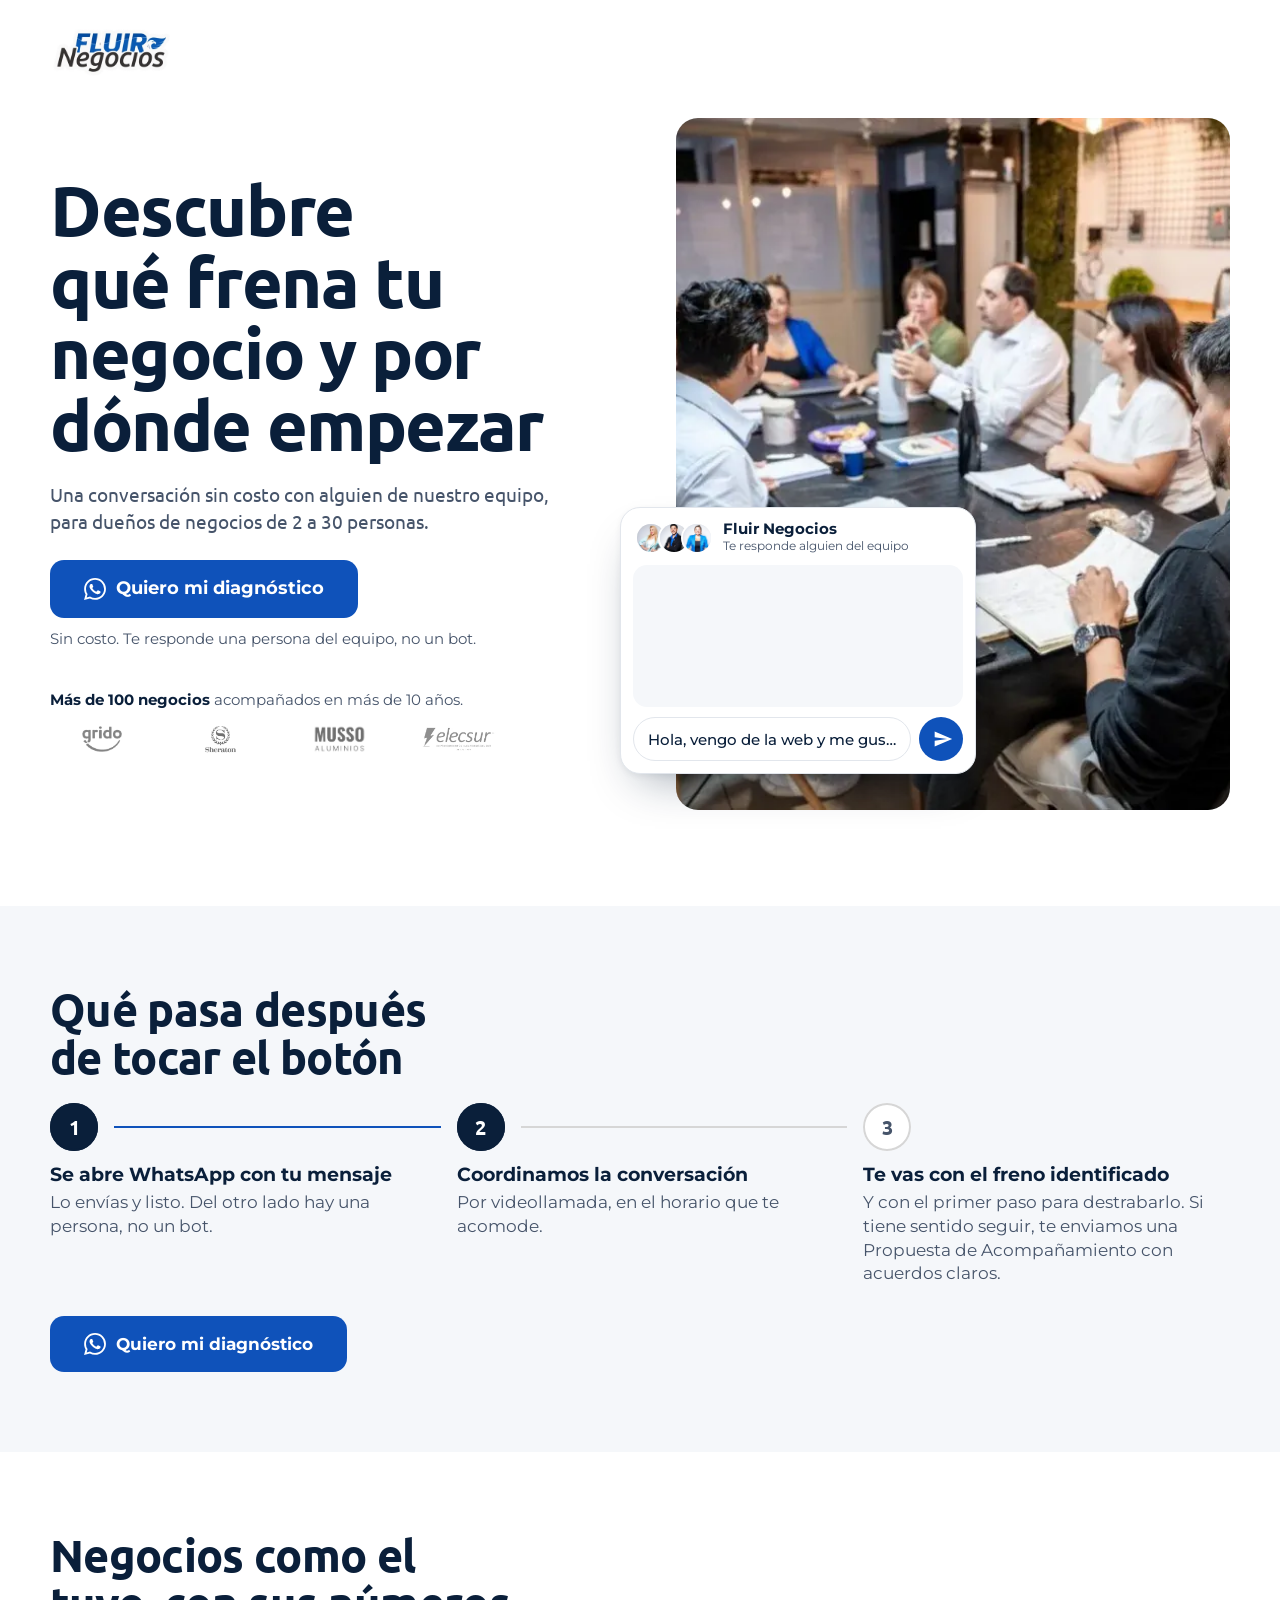
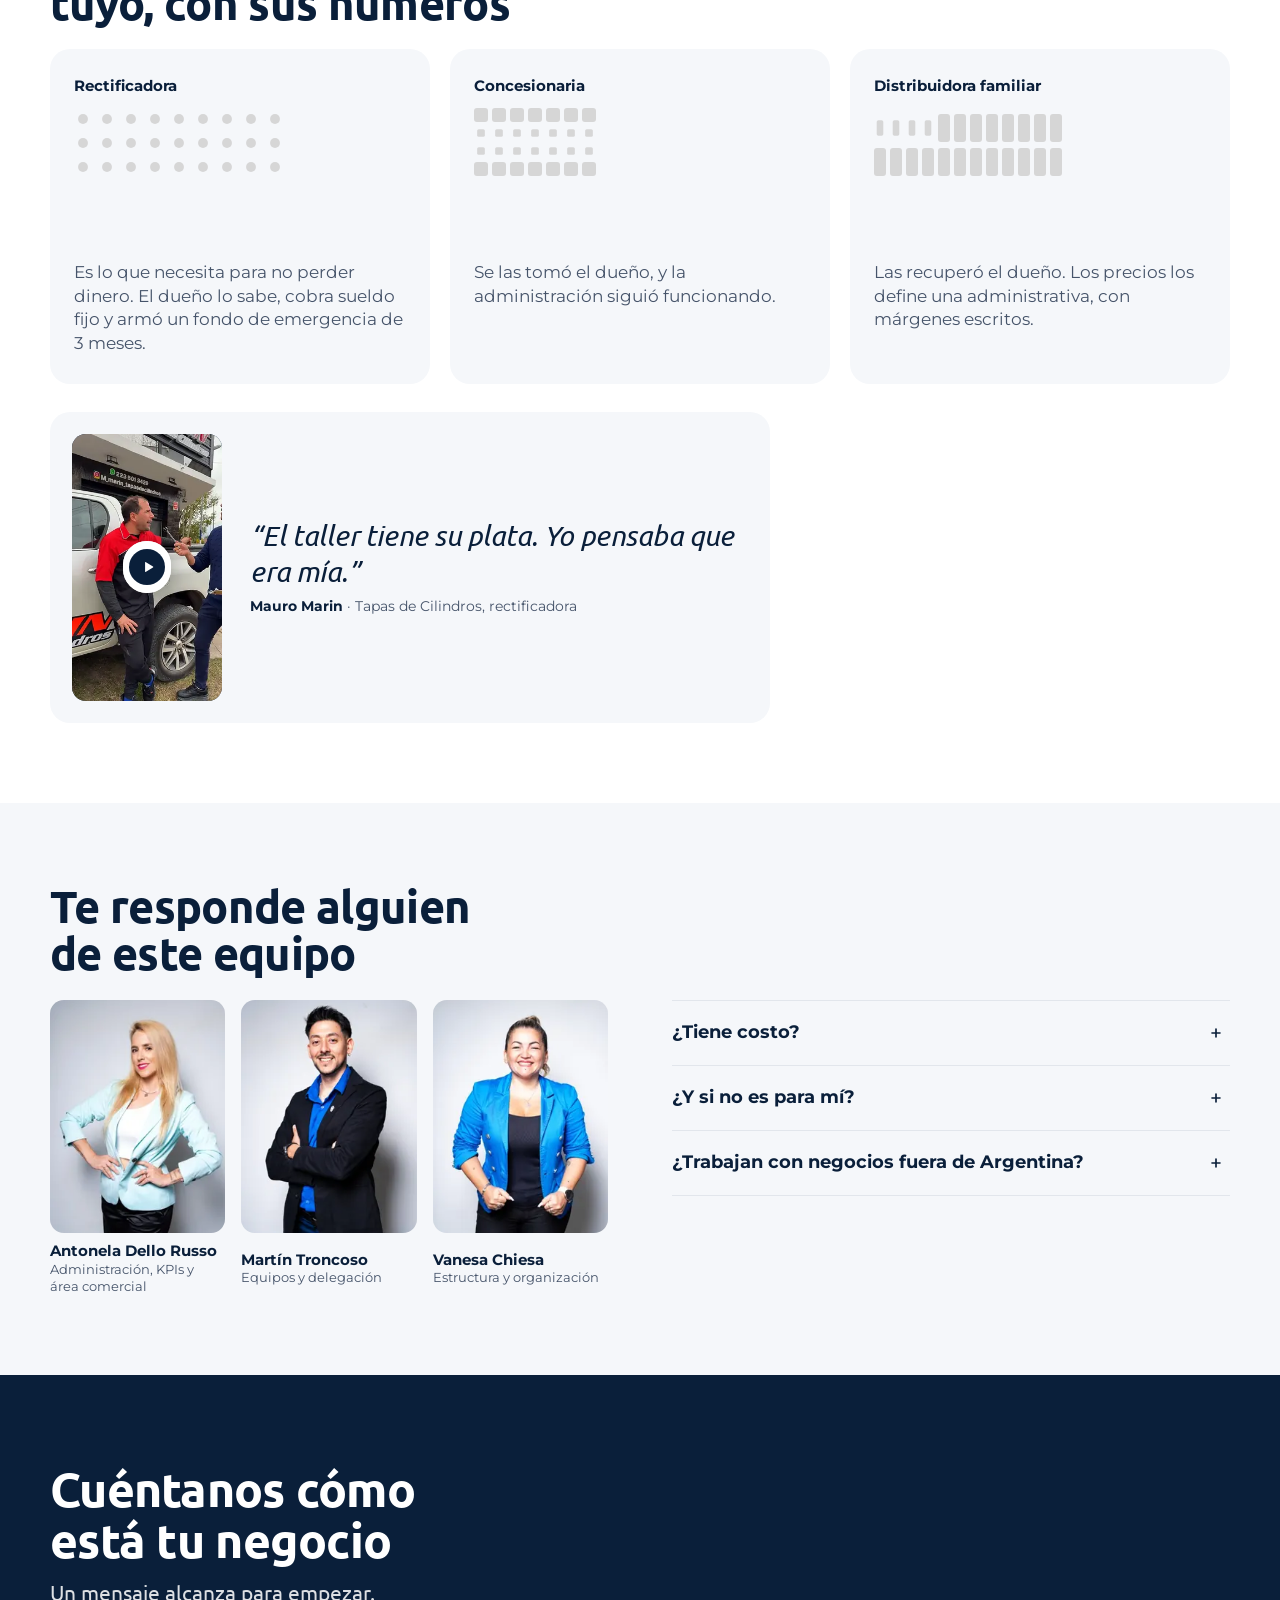
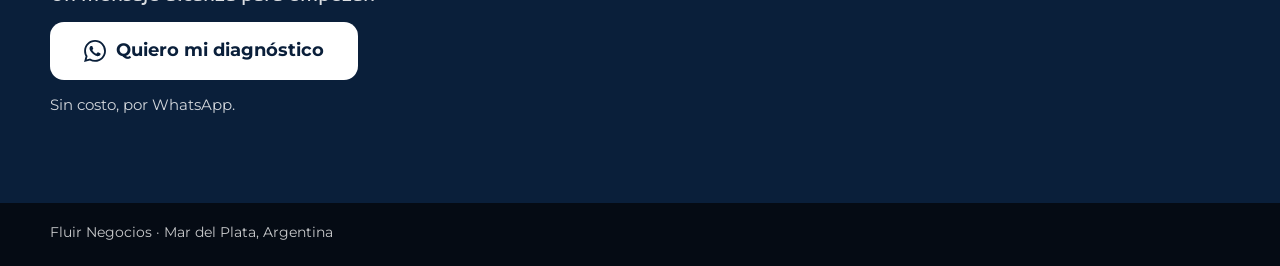
<file: diagnostico/tu/index.html>
<!DOCTYPE html>
<html lang="es-419">
<head>
<meta charset="UTF-8">
<meta name="viewport" content="width=device-width, initial-scale=1, viewport-fit=cover">
<!-- Archivo generado por herramientas/diagnostico.py: los cambios van en ese script -->

<script>
  /* Titular según el anuncio, antes del primer dibujo: ?h=plata|equipo|grupo o esa palabra en utm_content */
  (function () {
    try {
      var q = new URLSearchParams(location.search), v = ['plata', 'equipo', 'grupo'], h = (q.get('h') || '').toLowerCase();
      if (v.indexOf(h) < 0) { var c = (q.get('utm_content') || '').toLowerCase(); h = v.filter(function (p) { return c.indexOf(p) > -1; })[0] || ''; }
      if (h) document.documentElement.setAttribute('data-h', h);
      /* Movimiento solo si la persona no pidió menos: la tarjeta arranca vacía y se escribe sola */
      if ('IntersectionObserver' in window && !(window.matchMedia && matchMedia('(prefers-reduced-motion: reduce)').matches)) {
        document.documentElement.classList.add('dg-anima');
      }
    } catch (e) {}
  })();
</script>
<!-- Medición: píxel de Meta 2089699688631959, GA4 G-FYF1E7Y5TY y GTM GTM-W9R963MW.
     El píxel carga de inmediato, con el código estándar de Meta: la campaña web optimiza por
     vistas de la página de destino y necesita el PageView apenas abre la página.
     GA4 y GTM (el contenedor de GTM está vacío) se descargan al primer toque, scroll o tecla,
     o 3 s después de cargar; sus eventos quedan en cola desde el primer momento.
     Para cargarlos también de inmediato: FN_ETIQUETAS_YA = true. -->
<script>
  !function(f,b,e,v,n,t,s)
  {if(f.fbq)return;n=f.fbq=function(){n.callMethod?
  n.callMethod.apply(n,arguments):n.queue.push(arguments)};
  if(!f._fbq)f._fbq=n;n.push=n;n.loaded=!0;n.version='2.0';
  n.queue=[];t=b.createElement(e);t.async=!0;
  t.src=v;s=b.getElementsByTagName(e)[0];
  s.parentNode.insertBefore(t,s)}(window, document,'script',
  'https://connect.facebook.net/en_US/fbevents.js');
  fbq('init', '2089699688631959');
  fbq('track', 'PageView');
</script>
<script>
  window.FN_ETIQUETAS_YA = false;
  window.dataLayer = window.dataLayer || [];
  window.dataLayer.push({ 'gtm.start': new Date().getTime(), event: 'gtm.js' });
  function gtag(){dataLayer.push(arguments);}
  gtag('js', new Date());
  gtag('config', 'G-FYF1E7Y5TY');
  (function () {
    var listo = false, eventos = ['pointerdown', 'touchstart', 'keydown', 'scroll', 'wheel'];
    function cargar() {
      if (listo) return; listo = true;
      eventos.forEach(function (e) { removeEventListener(e, cargar, { passive: true }); });
      ['https://www.googletagmanager.com/gtm.js?id=GTM-W9R963MW',
       'https://www.googletagmanager.com/gtag/js?id=G-FYF1E7Y5TY'].forEach(function (src) {
        var s = document.createElement('script'); s.async = true; s.src = src; document.head.appendChild(s);
      });
    }
    if (window.FN_ETIQUETAS_YA) return cargar();
    eventos.forEach(function (e) { addEventListener(e, cargar, { passive: true }); });
    addEventListener('load', function () { setTimeout(cargar, 3000); });
  })();
</script>
<noscript><img height="1" width="1" style="display:none" alt="" src="https://www.facebook.com/tr?id=2089699688631959&ev=PageView&noscript=1" /></noscript>

<script>
  if (location.protocol === 'http:' && /(^|\.)fluirnegocios\.com$/.test(location.hostname)) {
    location.replace(location.href.replace(/^http:/, 'https:'));
  }
</script>
<!-- Página de campaña (Meta Ads): no se indexa ni va en el sitemap -->
<meta name="robots" content="noindex">
<title>Conversación de diagnóstico sin costo | Fluir Negocios</title>
<meta name="description" content="Una conversación sin costo para descubrir qué frena tu negocio y por dónde empezar. Para dueños de negocios de 2 a 30 personas.">
<link rel="canonical" href="https://fluirnegocios.com/diagnostico/tu/">
<meta name="theme-color" content="#FFFFFF">
<meta property="og:title" content="Descubre qué frena tu negocio y por dónde empezar">
<meta property="og:description" content="Conversación de diagnóstico sin costo, por WhatsApp. Fluir Negocios, Mar del Plata, Argentina.">
<meta property="og:image" content="https://fluirnegocios.com/assets/og/og-home-v3.jpg">
<meta property="og:image:width" content="1200">
<meta property="og:image:height" content="630">
<meta property="og:type" content="website">
<meta property="og:url" content="https://fluirnegocios.com/diagnostico/tu/">
<meta property="og:locale" content="es_LA">
<meta name="twitter:card" content="summary_large_image">
<link rel="icon" href="../../assets/logos/favicon.png" type="image/png">

<link rel="preconnect" href="https://fonts.googleapis.com">
<link rel="preconnect" href="https://fonts.gstatic.com" crossorigin>
<link rel="stylesheet" href="https://fonts.googleapis.com/css2?family=Montserrat:wght@400;600;700&family=Ubuntu:ital,wght@0,400;0,700;1,400&display=swap" media="print" onload="this.media='all'">
<noscript><link rel="stylesheet" href="https://fonts.googleapis.com/css2?family=Montserrat:wght@400;600;700&family=Ubuntu:ital,wght@0,400;0,700;1,400&display=swap"></noscript>
<style id="css-critico">:root{--zafiro:#0F52BA;--zafiro-hover:#0B4396;--navy:#0A1F3A;--navy-profundo:#050B14;--cian:#00B4D8;--gris-fondo:#F5F7FA;--gris:#D6D6D6;--azul-fluir:#014BA0;--tinta:#0A1F3A;--tinta-2:#46546A;--linea:#E2E6EC;--blanco:#FFFFFF;--ubuntu:"Ubuntu","Ubuntu-respaldo",system-ui,sans-serif;--montserrat:"Montserrat","Montserrat-respaldo",system-ui,sans-serif;--borde:16px;--borde-chico:10px;--ancho:1180px;--lado:20px;--bloque:72px;--barra-alto:0px;--foco:var(--navy)}@font-face{font-family:"Ubuntu-respaldo";src:local("Arial");font-weight:400;size-adjust:100%;ascent-override:93.2%;descent-override:18.9%;line-gap-override:0%}@font-face{font-family:"Ubuntu-respaldo";src:local("Arial Bold"),local("Arial-BoldMT");font-weight:700;size-adjust:98%;ascent-override:95.1%;descent-override:19.3%;line-gap-override:0%}@font-face{font-family:"Montserrat-respaldo";src:local("Arial");font-weight:400;size-adjust:111.5%;ascent-override:86.8%;descent-override:22.5%;line-gap-override:0%}@font-face{font-family:"Montserrat-respaldo";src:local("Arial Bold"),local("Arial-BoldMT");font-weight:600 700;size-adjust:109.5%;ascent-override:88.4%;descent-override:22.9%;line-gap-override:0%}*,*::before,*::after{box-sizing:border-box}html{-webkit-text-size-adjust:100%;text-size-adjust:100%;scroll-behavior:smooth}@media (prefers-reduced-motion:reduce){html{scroll-behavior:auto}}body{margin:0;background:var(--blanco);color:var(--tinta);font:400 1.0625rem/1.4 var(--montserrat);overflow-x:hidden}img,video,svg{display:block;max-width:100%}img{height:auto}a{color:var(--zafiro);text-underline-offset:3px}h1,h2,h3,h4,p,ol,ul,figure,blockquote,dl,dd{margin:0}ul[role="list"],ol[role="list"]{list-style:none;padding:0}button,input{font:inherit;color:inherit}[hidden]{display:none !important}:focus-visible{outline:3px solid var(--foco);outline-offset:3px;border-radius:6px}.oscuro{--foco:#FFFFFF}.solo-lector{position:absolute !important;width:1px;height:1px;padding:0;margin:-1px;overflow:hidden;clip:rect(0 0 0 0);white-space:nowrap;border:0}.saltar{position:absolute;left:12px;top:-60px;z-index:50;background:var(--navy);color:#fff;padding:12px 16px;border-radius:8px;font-weight:700}.saltar:focus{top:12px}.titular,h1,h2{font-family:var(--ubuntu);font-weight:700;letter-spacing:-0.015em;text-wrap:balance}h1{font-size:clamp(2.45rem,9.6vw,4.6rem);line-height:1.02}h2{font-size:clamp(1.95rem,7.2vw,3.2rem);line-height:1.06}h3{font-family:var(--montserrat);font-weight:700;font-size:1.1875rem;line-height:1.25}.bajada{font-family:var(--ubuntu);font-weight:400;font-size:1.1875rem;line-height:1.4;color:var(--tinta-2);text-wrap:pretty}.oscuro .bajada{color:rgba(255,255,255,0.86)}.antetitulo{font:700 0.8125rem/1.3 var(--montserrat);letter-spacing:0.08em;text-transform:uppercase;color:var(--tinta-2)}.oscuro .antetitulo{color:rgba(255,255,255,0.78)}.cita{font-family:var(--ubuntu);font-style:italic;font-weight:400}.contenedor{width:100%;max-width:calc(var(--ancho) + var(--lado) * 2);margin:0 auto;padding:0 var(--lado)}.bloque{padding:var(--bloque) 0}.bloque--gris{background:var(--gris-fondo)}.oscuro{background:var(--navy);color:#fff}.cabeza{display:grid;gap:14px;margin-bottom:36px;max-width:46rem}.boton{display:inline-flex;align-items:center;justify-content:center;gap:10px;min-height:54px;padding:14px 24px;border:0;border-radius:14px;background:var(--zafiro);color:#fff;text-decoration:none;cursor:pointer;font:700 1.0625rem/1.2 var(--montserrat);text-align:center;transition:background-color 0.15s ease,transform 0.15s ease}.boton:hover{background:var(--zafiro-hover)}.boton:active{transform:translateY(1px)}.boton svg{width:22px;height:22px;flex:none}.boton--claro{background:#fff;color:var(--navy)}.boton--claro:hover{background:#E9EEF5}.boton--ancho{width:100%}.boton--chico{min-height:48px;padding:10px 18px;font-size:1rem}.enlace{display:inline-flex;align-items:center;gap:8px;min-height:48px;font-weight:700;color:var(--zafiro);text-decoration:underline;text-decoration-thickness:2px;text-underline-offset:5px}.enlace:hover{text-decoration-thickness:3px}.oscuro .enlace{color:#fff}.nota{font-size:0.9375rem;color:var(--tinta-2)}.oscuro .nota{color:rgba(255,255,255,0.8)}.cabecera{position:relative;z-index:5;background:#fff;border-bottom:1px solid var(--linea)}.cabecera .contenedor{display:flex;align-items:center;justify-content:space-between;gap:16px;min-height:68px}.marca{display:inline-flex;align-items:center;min-height:48px}.marca img{width:108px;height:auto}.menu{display:none}.cabecera__accion{display:none}.portada{padding:28px 0 56px;background:#fff}.portada__grilla{display:grid;gap:32px}.portada__texto{display:grid;gap:18px;align-content:start}.portada .bajada{max-width:34rem}.portada__accion{display:grid;gap:10px;margin-top:6px}.portada__accion .nota{text-align:center}.cifras{display:grid;grid-template-columns:1fr 1fr;gap:10px 20px;margin-top:8px;padding-top:18px;border-top:1px solid var(--linea)}.cifra{display:grid;gap:2px}.cifra b{font:700 1.6rem/1 var(--ubuntu)}.cifra span{font-size:0.9375rem;color:var(--tinta-2)}.oscuro .cifra span{color:rgba(255,255,255,0.8)}.mosaico{display:grid;grid-template-columns:repeat(3,1fr);gap:8px}.mosaico figure{position:relative;border-radius:14px;overflow:hidden;background:var(--gris-fondo);aspect-ratio:4 / 5}.mosaico img{width:100%;height:100%;object-fit:cover}.mosaico figcaption{position:absolute;left:6px;bottom:6px;right:6px;font:700 0.75rem/1.2 var(--montserrat);color:var(--navy);background:rgba(255,255,255,0.94);padding:5px 7px;border-radius:7px;width:fit-content;max-width:calc(100% - 12px)}.clientes{background:var(--navy-profundo);color:#fff;padding:36px 0}.clientes p{text-align:center;margin-bottom:18px}.logos{display:grid;grid-template-columns:repeat(3,1fr);gap:18px 14px;align-items:center}.logos li{display:grid;place-items:center;height:48px}.logos img{max-height:40px;max-width:100%;width:auto;object-fit:contain;opacity:0.92}.rueda{background:var(--navy);color:#fff}.rapido{display:grid;grid-template-columns:minmax(0,1fr);gap:20px}.rapido__cabeza{margin-bottom:0}.tarjeta{background:#fff;color:var(--tinta);border-radius:var(--borde);--foco:var(--navy)}.rapido__tarjeta{display:grid;grid-template-rows:1fr;min-height:var(--alto-rapido,0);padding:16px 16px 14px;border-radius:20px;box-shadow:0 24px 48px -24px rgba(0,0,0,0.5)}.rapido__tarjeta .boton{min-height:50px;font-size:1rem}.rapido__tarjeta .campo{gap:4px}.rapido__tarjeta .campo label{font-size:0.9375rem}.rapido__tarjeta .campo input{min-height:48px;padding:10px 12px;font-size:1rem}.rapido__titulo{font:700 1.375rem/1.15 var(--ubuntu);letter-spacing:-0.01em;outline:none;text-wrap:balance}.rapido__error{padding:8px 10px;border-radius:10px;background:#FFF0F0;color:#8A1418;font-weight:600;font-size:0.875rem}.rapido__intro,.rapido__datos{display:flex;flex-direction:column;gap:12px}.rapido__intro .campo{margin-top:auto}.rapido__datos>p:not(.nota):not(.rapido__error){color:var(--tinta-2);font-size:0.9375rem}.rapido__intro .nota,.rapido__datos .nota{text-align:center;font-size:0.8125rem}.rapido__beneficios{display:grid;gap:8px}.rapido__beneficios li{position:relative;padding-left:28px;font-size:0.9375rem;font-weight:600;line-height:1.3}.rapido__beneficios li::before{content:"";position:absolute;left:0;top:0;width:19px;height:19px;border-radius:50%;background:var(--navy) url("data:image/svg+xml,%3Csvg xmlns='http://www.w3.org/2000/svg' viewBox='0 0 20 20'%3E%3Cpath d='M5.5 10.5l3 3 6-6.5' fill='none' stroke='%23fff' stroke-width='2.2' stroke-linecap='round' stroke-linejoin='round'/%3E%3C/svg%3E") center / 19px no-repeat}.rapido__campos{display:grid;grid-template-columns:1fr 1fr;gap:10px;align-items:end}.rapido__campo-ancho{grid-column:1 / -1}.rapido__campos>*{min-width:0}.rapido__campos input{width:100%;min-width:0}.rapido__campos .campo label span{font-weight:500;color:var(--tinta-2)}.rapido__tarjeta .campo input[aria-invalid="true"]{border-color:#B42318}.rapido__preguntas{display:flex;flex-direction:column;gap:10px}.rapido__arriba{display:flex;justify-content:space-between;align-items:baseline;gap:12px}.rapido__paso{font-size:0.8125rem;color:var(--tinta-2)}.rapido__paso b{color:var(--tinta)}.rapido__area{font:700 0.8125rem/1.2 var(--montserrat);color:var(--zafiro)}.rapido__progreso{display:grid;grid-auto-flow:column;grid-auto-columns:1fr;gap:3px}.rapido__progreso i{height:4px;border-radius:99px;background:var(--linea)}.rapido__progreso i.hecha{background:var(--navy)}.rapido__progreso i.actual{background:var(--zafiro)}.rapido__animo{padding:7px 10px;border-radius:8px;background:var(--gris-fondo);color:var(--tinta-2);font-size:0.8125rem;line-height:1.3}.rapido__pregunta{display:grid;gap:12px;padding-top:2px}.rapido__q{font:700 1.1875rem/1.25 var(--ubuntu);letter-spacing:-0.01em;outline:none;text-wrap:pretty}.rapido__q span{display:block;margin-top:2px;font:600 0.8125rem/1.3 var(--montserrat);color:var(--tinta-2);letter-spacing:0}.rapido__opciones{display:grid;grid-template-columns:repeat(3,1fr);gap:8px}.rapido__opciones button{min-height:48px;padding:6px;border-radius:12px;border:2px solid var(--linea);background:#fff;color:var(--navy);font:700 1rem/1.1 var(--montserrat);cursor:pointer}.rapido__opciones button:hover{border-color:var(--navy)}.rapido__opciones button[aria-pressed="true"]{background:var(--navy);border-color:var(--navy);color:#fff}.rapido__opciones button:disabled{opacity:0.45;cursor:not-allowed;border-color:var(--linea)}.rapido__opciones--lista{grid-template-columns:1fr 1fr;gap:6px}.rapido__opciones--lista button{min-height:48px;padding:6px 10px;text-align:left;font-size:0.875rem;line-height:1.2}.rapido__pie{display:flex;justify-content:space-between;align-items:center;gap:12px;margin-top:auto}.rapido__seguir.boton{min-height:48px;padding:10px 26px}.rapido__seguir.boton:disabled{opacity:0.45;cursor:not-allowed}.rapido__volver,.rapido__otra{min-height:48px;padding:0;border:0;background:none;cursor:pointer;color:var(--tinta-2);font:600 0.875rem/1.2 var(--montserrat);text-decoration:underline;text-underline-offset:3px}.rapido__otra{justify-self:center;min-height:44px}.rapido__resultado{display:grid;gap:10px;align-content:start}.rapido__hola{font-size:0.875rem;color:var(--tinta-2)}.rapido__resultado #diag-texto{font-size:0.9375rem;line-height:1.4;color:var(--tinta)}.rapido__bloque{display:grid;gap:6px;padding-top:10px;border-top:1px solid var(--linea)}.rapido__bloque .diagnostico__pasos{gap:4px;font-size:0.9375rem;line-height:1.35}.rapido__ayuda p{font-size:0.9375rem;line-height:1.4}.rapido__ayuda a{font-weight:700;color:var(--navy);white-space:nowrap}.rapido__programas{display:grid;gap:6px;margin:0;padding:0;list-style:none}.rapido__programa{padding:8px 12px 10px;border:1px solid var(--linea);border-radius:12px}.rapido__programa--recomendado{border:2px solid var(--navy)}.rapido__ayuda .rapido__programa-nombre{display:flex;flex-wrap:wrap;align-items:center;gap:4px 8px;margin-bottom:2px}.rapido__programa-nombre b{font:700 1.0625rem/1.2 var(--ubuntu);color:var(--navy)}.rapido__programa-nombre span{font:600 0.8125rem/1.2 var(--montserrat);color:var(--tinta-2)}.rapido__programa--recomendado .rapido__programa-nombre span{padding:3px 9px;border-radius:99px;background:var(--navy);color:#fff}.rapido__resultado .nota{text-align:center;font-size:0.8125rem}@media (prefers-reduced-motion:no-preference){.rapido__opciones button{transition:border-color 0.15s ease,background-color 0.15s ease,color 0.15s ease,transform 0.15s ease}.rapido__opciones button:active{transform:scale(0.97)}.rapido__progreso i{transition:background-color 0.25s ease}.rapido__pregunta.entra{animation:rapido-entra 0.32s cubic-bezier(0.2,0.8,0.2,1)}.rapido__preguntas.pasando .rapido__q{opacity:0.5;transition:opacity 0.2s ease}}.campo{display:grid;gap:6px}.campo label{font-weight:700;font-size:0.9375rem}.campo input{min-height:52px;padding:12px 14px;border:1.5px solid #9AA6B5;border-radius:12px;background:#fff;font-size:1.0625rem}.campo input:focus{outline:3px solid var(--navy);outline-offset:1px;border-color:var(--navy)}.oscuro .paso::before{background:#fff;color:var(--navy)}.oscuro .paso::after{background:rgba(255,255,255,0.25)}.oscuro .paso p{color:rgba(255,255,255,0.82)}.barra-inferior{position:fixed;left:0;right:0;bottom:0;z-index:20;padding:10px var(--lado) calc(10px + env(safe-area-inset-bottom));background:#fff;border-top:1px solid var(--linea);box-shadow:0 -6px 20px rgba(10,31,58,0.08);transform:translateY(110%);transition:transform 0.25s ease,visibility 0.25s;visibility:hidden}.barra-inferior.visible{transform:none;visibility:visible}.barra-inferior .boton{width:100%;min-height:52px}.con-barra{--barra-alto:calc(74px + env(safe-area-inset-bottom))}@media (prefers-reduced-motion:reduce){.barra-inferior{transition:none}}.campana .portada{padding-top:20px;padding-bottom:40px}.campana .cabecera{border-bottom:0}.campana .cabecera .contenedor{min-height:60px;justify-content:flex-start}.campana .bloque{padding:52px 0}.campana .cabeza{margin-bottom:26px}@media (min-width:720px){:root{--lado:32px;--bloque:96px}.portada{padding:48px 0 80px}.portada__accion{grid-template-columns:auto;justify-content:start}.portada__accion .nota{text-align:left}.mosaico{gap:12px}.logos{grid-template-columns:repeat(6,1fr)}}@media (min-width:1024px){:root{--bloque:120px}.menu{display:flex;gap:4px}.menu a{display:inline-flex;align-items:center;min-height:48px;padding:0 12px;color:var(--tinta);text-decoration:none;font-weight:600;font-size:0.9375rem;border-radius:8px}.menu a:hover{background:var(--gris-fondo)}.cabecera__accion{display:inline-flex}.cabecera .contenedor{min-height:80px}.marca img{width:124px}.portada__grilla{grid-template-columns:1.05fr 0.95fr;gap:56px;align-items:center}.portada__texto{gap:22px}.bajada{font-size:1.3125rem}.mosaico{grid-template-columns:1.25fr 1fr;grid-template-rows:1fr 1fr;gap:14px;height:600px}.mosaico figure{aspect-ratio:auto;border-radius:18px}.mosaico figure:first-child{grid-row:span 2}.mosaico figcaption{left:12px;bottom:12px;font-size:0.875rem;padding:7px 10px}.logos{grid-template-columns:repeat(12,1fr)}.clientes p{margin-bottom:22px}}@media (min-width:1280px){h1{font-size:5rem}}.recortes{position:relative;margin:0;min-height:232px;padding:22px 20px 30px;overflow:hidden;background:linear-gradient(160deg,#E6EDF7 0%,#F5F7FA 70%)}.recorte{position:relative;display:block;padding-top:14px;border-radius:10px;overflow:hidden;background:#fff;box-shadow:0 20px 36px -20px rgba(10,31,58,0.5),0 1px 3px rgba(10,31,58,0.1)}.recorte::before{content:"";position:absolute;top:4px;left:9px;width:6px;height:6px;border-radius:50%;background:#D6D6D6;box-shadow:10px 0 0 #D6D6D6,20px 0 0 #D6D6D6}.recorte img{display:block;width:100%;height:auto}.recorte--atras{width:74%;max-width:360px;transform:rotate(-2.5deg)}.recorte--frente{position:absolute;right:18px;bottom:20px;width:70%;max-width:340px;transform:rotate(1.5deg)}.recortes--grande{border-radius:22px;min-height:300px;padding:26px 22px 40px}.recortes--grande .recorte--atras{width:80%;max-width:470px}.recortes--grande .recorte--frente{width:68%;max-width:420px;right:20px;bottom:26px}@media (min-width:720px){.recortes{min-height:280px}.recortes--grande{min-height:380px}}.rapido__tarjeta{--alto-rapido:412px}@media (max-width:359px){.rapido__tarjeta{--alto-rapido:460px}}@media (min-width:390px){.rapido__tarjeta{--alto-rapido:416px}}@media (min-width:414px){.rapido__tarjeta{--alto-rapido:396px}}@media (min-width:560px){.rapido__tarjeta{--alto-rapido:390px}}@media (min-width:1024px){.rapido__tarjeta{--alto-rapido:410px}}body.rapido-pagina{display:flex;flex-direction:column;min-height:100vh;min-height:100dvh;background:var(--navy)}body.rapido-pagina main{flex:1;display:flex;flex-direction:column}.rapido-pagina .dg-cabecera{padding-bottom:14px;background:#fff}.rapido-pagina__bloque{flex:1;display:flex;align-items:center}.rapido-pagina__bloque{padding:36px 0 56px}body.rapido-pagina h1{color:#fff;font-size:clamp(2.2rem,9vw,3.6rem);line-height:1.04}.rapido__equipo{display:flex;align-items:center;gap:10px;margin-top:4px;font-size:0.9375rem;color:rgba(255,255,255,0.86)}.rapido__equipo .dg-caras img{border-color:var(--navy)}@media (max-width:719px){.rapido-pagina .dg-cabecera{padding:10px 0}.rapido-pagina .dg-cabecera img{width:96px}.rapido-pagina__bloque{padding:14px 0 32px}.rapido-pagina .rapido{gap:12px}body.rapido-pagina h1{font-size:1.75rem}.rapido-pagina .rapido__cabeza .antetitulo,.rapido-pagina .rapido__cabeza .bajada,.rapido-pagina .rapido__equipo{display:none}}@media (max-width:389px){.rapido__tarjeta{padding:14px 12px 12px}.rapido__beneficios li{font-size:0.875rem}.rapido__q{font-size:1.125rem}}@media (min-width:1024px){.rapido{grid-template-columns:0.85fr 1.15fr;gap:64px;align-items:start}.rapido__cabeza{padding-top:32px}.rapido__tarjeta{padding:24px 24px 20px}.rapido__q{font-size:1.375rem}.rapido__titulo{font-size:1.5rem}}.cabeza--pegada{margin-bottom:8px}.tarjeta .nota,.tarjeta p{color:inherit}.tarjeta .nota{color:var(--tinta-2)}.con-barra .pie{padding-bottom:calc(36px + var(--barra-alto))}.con-barra .pie--chico{padding-bottom:calc(26px + var(--barra-alto))}@media (min-width:1024px){.campana h1{font-size:4.1rem}}.programa-cabeza{color:#fff}.programa-cabeza .contenedor{display:flex;flex-direction:column;align-items:flex-start;gap:6px;padding-top:22px;padding-bottom:20px}.programa-cabeza b{font:700 2.5rem/1 var(--ubuntu);letter-spacing:0.02em}.programa-cabeza span{font:700 0.9375rem/1.3 var(--montserrat)}.programa-cabeza--mar{background:linear-gradient(90deg,#050B14 0%,#0F1C3F 55%,#0056B3 100%)}.programa-cabeza--cde{background:linear-gradient(270deg,#20C997 0%,#48C6EF 30%,#0F52BA 58%,#0F52BA 100%)}.programa-cabeza--sistemas{background:var(--navy)}.programa-cabeza--cde b,.programa-cabeza--cde span{text-shadow:0 1px 2px rgba(5,11,20,0.25)}.portada--programa{padding-top:28px}.portada__foto{margin:0;border-radius:var(--borde);overflow:hidden;background:var(--gris-fondo)}.portada__foto img{width:100%;aspect-ratio:4 / 3;object-fit:cover}.portada__foto figcaption{font-size:0.875rem;color:var(--tinta-2);padding:10px 2px 0;background:#fff}.portada__visual{display:grid;align-content:center;padding:18px;border-radius:var(--borde);background:var(--gris-fondo)}.ficha{display:grid;grid-template-columns:1fr 1fr;gap:8px;margin-top:4px}.ficha li{display:grid;gap:2px;padding:12px 14px;border-radius:12px;background:var(--gris-fondo)}.ficha small{font:700 0.6875rem/1.2 var(--montserrat);letter-spacing:0.08em;text-transform:uppercase;color:var(--tinta-2)}.ficha b{font-size:0.9375rem;line-height:1.3}.tarjeta-simple{display:grid;gap:8px;align-content:start;padding:22px 20px;border-radius:var(--borde);background:#fff;border:1px solid var(--linea)}.tarjeta-simple h3{font:700 1.375rem/1.15 var(--ubuntu)}.tarjeta-simple>p{color:var(--tinta-2)}.tarjeta-simple .etiqueta{font:700 0.75rem/1.2 var(--montserrat);letter-spacing:0.08em;text-transform:uppercase;color:var(--tinta-2)}.cita-foto{display:grid;gap:0;border-radius:var(--borde);overflow:hidden;background:var(--gris-fondo)}.cita-foto img{width:100%;aspect-ratio:4 / 3;object-fit:cover}.cita-foto blockquote{padding:22px 20px 24px}.cita-foto blockquote p{font-family:var(--ubuntu);font-style:italic;font-size:1.375rem;line-height:1.3}.cita-foto blockquote footer{margin-top:10px;font-size:0.875rem;color:var(--tinta-2)}@media (min-width:720px){.ficha{grid-template-columns:repeat(4,1fr)}.cita-foto{grid-template-columns:1fr 1fr;align-items:center}.cita-foto img{height:100%;aspect-ratio:auto;min-height:360px}.cita-foto blockquote{padding:36px}}@media (min-width:1024px){.programa-cabeza .contenedor{padding-top:26px;padding-bottom:24px}.programa-cabeza b{font-size:3rem}.portada--programa .portada__grilla{grid-template-columns:1.05fr 0.95fr}.portada__foto img{aspect-ratio:4 / 5;max-height:600px}}@media (min-width:1024px){.portada--programa .ficha{grid-template-columns:1fr 1fr}}.cita-grande{margin-top:20px;padding:28px 22px;border-radius:var(--borde);background:var(--navy);color:#fff}.cita-grande blockquote p{font-family:var(--ubuntu);font-style:italic;font-size:clamp(1.375rem,4.6vw,2rem);line-height:1.3;max-width:40rem}.cita-grande blockquote footer{margin-top:14px;font-size:0.9375rem;color:rgba(255,255,255,0.82)}.cita-grande blockquote footer b{color:#fff}@media (min-width:720px){.cita-grande{padding:44px 48px}}.oscuro .puntos i{background:rgba(255,255,255,0.3)}.oscuro .puntos i.activo{background:#fff}@media (max-width:719px){:root{--bloque:56px}.cabeza{margin-bottom:24px;gap:10px}.recortes{min-height:0;padding:16px 14px 22px}.logos{grid-template-columns:repeat(4,1fr);gap:14px 10px}.logos li{height:40px}.logos img{max-height:32px}.clientes{padding:28px 0}.portada__foto img{aspect-ratio:16 / 10}}@media (min-width:1024px){.barra-inferior{display:none}.con-barra{--barra-alto:0px}}.ficha li>.enlace{min-height:48px}html:not([data-h]) [data-variante]:not([data-variante~="base"]),html[data-h="plata"] [data-variante]:not([data-variante~="plata"]),html[data-h="equipo"] [data-variante]:not([data-variante~="equipo"]),html[data-h="grupo"] [data-variante]:not([data-variante~="grupo"]){display:none !important}.dg-cabecera{padding:14px 0 0}.dg-cabecera img{width:112px;height:auto;display:block}.dg-portada{padding:20px 0 44px}.dg-portada__grilla{display:grid;gap:24px}.dg-texto{display:grid;gap:16px;align-content:start}.dg-texto h1{font-size:clamp(2.45rem,10vw,4.4rem);line-height:1.02;letter-spacing:-0.02em}.dg-texto .bajada{font-size:1.1875rem;max-width:32rem}.dg-accion{display:grid;gap:10px;margin-top:6px}.dg-accion .boton{min-height:58px;font-size:1.125rem}.dg-accion .nota{font-size:0.9375rem}.dg-escena{position:relative}.dg-escena__foto{margin:0;border-radius:22px;overflow:hidden;background:var(--gris-fondo)}.dg-escena__foto img{width:100%;aspect-ratio:16 / 10;object-fit:cover;object-position:50% 42%}html.dg-anima .dg-escena:not(.v-foto) .dg-escena__foto img{transform:scale(1.07)}.dg-chat{--dg-burbuja:#E8EEF8;position:relative;z-index:1;display:grid;gap:10px;margin:-84px 12px 0;padding:12px;border-radius:20px;background:#fff;border:1px solid var(--linea);box-shadow:0 22px 44px -20px rgba(10,31,58,0.42),0 2px 6px rgba(10,31,58,0.06);color:var(--tinta);text-decoration:none;cursor:pointer;-webkit-tap-highlight-color:transparent}.dg-chat:focus-visible{outline:3px solid var(--navy);outline-offset:3px}.dg-chat__barra{display:flex;align-items:center;gap:10px;padding:0 2px}.dg-chat__barra b{display:block;font-size:0.9375rem;line-height:1.2}.dg-chat__barra small{display:block;font-size:0.75rem;color:var(--tinta-2)}.dg-caras{display:flex;flex:none}.dg-caras img{width:32px;height:32px;border-radius:50%;object-fit:cover;object-position:50% 12%;border:2px solid #fff;background:#EEF0F3}.dg-caras img + img{margin-left:-9px}.dg-chat__cuerpo{display:grid;gap:8px;padding:12px 10px;border-radius:14px;background:var(--gris-fondo)}.dg-chat__mia,.dg-chat__suya{display:block;max-width:88%;padding:8px 12px;font-size:0.9375rem;line-height:1.3}.dg-chat__mia{display:flow-root;justify-self:end;border-radius:16px 16px 4px 16px;background:var(--dg-burbuja);color:var(--navy);font-weight:600}.dg-chat__mia small{float:right;margin:3px 0 0 8px;font-size:0.6875rem;font-weight:700;letter-spacing:-0.12em;color:var(--zafiro)}.dg-chat__lugar{display:grid;justify-items:start;align-items:start}.dg-chat__lugar>*{grid-area:1 / 1}.dg-chat__suya{border-radius:16px 16px 16px 4px;background:#fff;font-weight:500;box-shadow:0 1px 1px rgba(10,31,58,0.06)}.dg-chat__escribe{display:inline-flex;gap:4px;padding:12px;border-radius:16px 16px 16px 4px;background:#fff;opacity:0}.dg-chat__escribe i{width:6px;height:6px;border-radius:50%;background:var(--tinta-2)}.dg-chat.v-escribe:not(.v-suya) .dg-chat__escribe{opacity:1}.dg-chat__redactar{display:flex;align-items:center;gap:8px}.dg-chat__campo{flex:1;display:grid;align-items:center;min-width:0;min-height:44px;padding:0 14px;border-radius:999px;border:1px solid var(--linea);background:#fff;font-size:0.9375rem}.dg-chat__campo>*{grid-area:1 / 1;overflow:hidden;white-space:nowrap;text-overflow:ellipsis}.dg-chat__tipeo{font-weight:500}.dg-chat__guia{color:var(--tinta-2);font-weight:600}.dg-chat__guia .clic{display:none}@media (hover:hover) and (pointer:fine){.dg-chat__guia .toca{display:none}.dg-chat__guia .clic{display:inline}}.dg-chat__enviar{position:relative;z-index:0;flex:none;display:grid;place-items:center;width:44px;height:44px;border-radius:50%;background:var(--zafiro);color:#fff}.dg-chat__enviar svg{width:20px;height:20px;fill:currentColor;margin-left:3px}html.dg-anima .dg-chat:not(.v-mia) .dg-chat__mia{opacity:0;transform:translateY(14px) scale(0.9)}html.dg-anima .dg-chat:not(.v-leido) .dg-chat__mia small{color:var(--tinta-2)}html.dg-anima .dg-chat:not(.v-suya) .dg-chat__suya{opacity:0;transform:translateY(10px) scale(0.92)}html.dg-anima .dg-chat:not(.v-suya) .dg-chat__guia{opacity:0}html.dg-anima .dg-chat:not(.v-mia) .dg-chat__tipeo::after{content:"";display:inline-block;width:2px;height:1.15em;margin-left:1px;vertical-align:-0.22em;background:var(--zafiro)}html.dg-anima:not(.dg-js) .dg-chat:not(.v-mia) .dg-chat__mia,html.dg-anima:not(.dg-js) .dg-chat:not(.v-suya) .dg-chat__suya,html.dg-anima:not(.dg-js) .dg-chat:not(.v-suya) .dg-chat__guia{animation:dg-respaldo 0.4s ease 5s forwards}.dg-prueba{display:grid;gap:14px;margin-top:10px}.dg-prueba p{font-size:0.9375rem;color:var(--tinta-2)}.dg-prueba p b{color:var(--tinta)}.dg-logos{display:grid;grid-template-columns:repeat(4,1fr);gap:16px;align-items:center}.dg-logos img{max-height:30px;width:auto;max-width:100%;margin:0 auto;filter:grayscale(1);opacity:0.75}.con-barra .dg-pie{padding-bottom:calc(24px + var(--barra-alto))}@media (min-width:720px){.dg-accion{justify-items:start}.dg-accion .boton,.dg-cierre .boton,.dg-pasos__accion .boton{padding:14px 34px}.dg-escena{max-width:560px}.dg-escena__foto img{aspect-ratio:4 / 3}.dg-chat{width:350px;margin:-110px -14px 0 auto}}@media (min-width:1024px){.dg-cabecera{padding-top:28px}.dg-cabecera img{width:128px}.dg-portada{padding:40px 0 96px}.dg-portada__grilla{grid-template-columns:1fr 1fr;grid-template-areas:"texto escena" "prueba escena";column-gap:72px;row-gap:40px;align-items:center}.dg-texto{grid-area:texto;align-self:end;gap:20px}.dg-escena{grid-area:escena;max-width:none}.dg-prueba{grid-area:prueba;align-self:start;margin-top:0;max-width:460px}.dg-escena__foto img{aspect-ratio:4 / 5;object-position:46% 50%}.dg-chat{position:absolute;left:-56px;bottom:36px;width:356px;margin:0}}</style>
<link rel="preload" href="../../assets/css/fluir.css?v=14" as="style" onload="this.onload=null;this.rel='stylesheet'">
<noscript><link rel="stylesheet" href="../../assets/css/fluir.css?v=14"></noscript>
</head>
<body class="campana dg" data-pagina="diagnostico-tu" data-wa-mensaje="Hola, vengo de la web y me gustaría hacer el diagnóstico.">
<noscript><iframe src="https://www.googletagmanager.com/ns.html?id=GTM-W9R963MW" height="0" width="0" style="display:none;visibility:hidden"></iframe></noscript>

<svg width="0" height="0" style="position:absolute" aria-hidden="true" focusable="false">
  <symbol id="i-wa" viewBox="0 0 24 24"><path fill="currentColor" d="M17.47 14.38c-.3-.15-1.76-.87-2.03-.97-.27-.1-.47-.15-.67.15-.2.3-.77.97-.94 1.16-.17.2-.35.22-.64.08-.3-.15-1.26-.47-2.39-1.48-.88-.79-1.48-1.76-1.65-2.06-.17-.3-.02-.46.13-.6.13-.14.3-.35.45-.52.15-.18.2-.3.3-.5.1-.2.05-.37-.03-.52-.07-.15-.67-1.61-.92-2.2-.24-.58-.49-.5-.67-.51h-.57c-.2 0-.52.07-.79.37-.27.3-1.04 1.02-1.04 2.48s1.07 2.88 1.21 3.07c.15.2 2.1 3.2 5.08 4.49.71.3 1.26.49 1.7.63.71.22 1.36.19 1.87.12.57-.09 1.76-.72 2-1.42.25-.69.25-1.29.18-1.41-.08-.13-.27-.2-.57-.35m-5.42 7.4h-.01a9.87 9.87 0 0 1-5.03-1.38l-.36-.21-3.74.98 1-3.65-.24-.37a9.86 9.86 0 0 1-1.51-5.26c0-5.45 4.44-9.88 9.89-9.88 2.64 0 5.12 1.03 6.99 2.9a9.83 9.83 0 0 1 2.89 6.99c0 5.45-4.44 9.88-9.88 9.88m8.41-18.3A11.82 11.82 0 0 0 12.05 0C5.5 0 .16 5.34.16 11.89c0 2.1.55 4.14 1.59 5.95L.06 24l6.3-1.65a11.88 11.88 0 0 0 5.69 1.45h.01c6.55 0 11.89-5.34 11.89-11.89 0-3.18-1.24-6.17-3.48-8.41"/></symbol>
  <symbol id="i-play" viewBox="0 0 24 24"><path d="M7 4.5v15a1 1 0 0 0 1.52.85l12-7.5a1 1 0 0 0 0-1.7l-12-7.5A1 1 0 0 0 7 4.5Z"/></symbol>
  <symbol id="i-aviso" viewBox="0 0 24 24"><path fill="none" stroke="currentColor" stroke-width="2.4" stroke-linecap="round" d="M12 8v5m0 3.5v.5M10.3 3.9 2.4 17.5A2 2 0 0 0 4.1 20.5h15.8a2 2 0 0 0 1.7-3L13.7 3.9a2 2 0 0 0-3.4 0Z"/></symbol>
</svg>

<!-- Sin menú ni links: la única acción es pedir el diagnóstico por WhatsApp -->
<header class="dg-cabecera">
  <div class="contenedor"><img src="../../assets/logos/logo-340.webp" alt="Fluir Negocios" width="340" height="132"></div>
</header>

<main>

  <section class="dg-portada" aria-labelledby="titulo" data-variantes>
    <div class="contenedor dg-portada__grilla">
      <div class="dg-texto">
        <h1 id="titulo">
            <span data-variante="base">Descubre qué frena tu negocio y por dónde empezar</span>
            <span data-variante="plata">Vendes. Ahora descubre cuánto te queda</span>
            <span data-variante="equipo">Si mañana no vienes, ¿qué se detiene primero?</span>
            <span data-variante="grupo">Ordena tu negocio junto a otros dueños</span>
        </h1>
          <p class="bajada" data-variante="base">Una conversación sin costo con alguien de nuestro equipo, para dueños de negocios de 2 a 30 personas.</p>
          <p class="bajada" data-variante="plata">Ordenamos contigo los números del negocio: cuánto ganas, a dónde se va el dinero y cuál es tu sueldo.</p>
          <p class="bajada" data-variante="equipo">Armamos contigo encargados, procesos y acuerdos claros, para que el negocio siga funcionando cuando no estás.</p>
          <p class="bajada" data-variante="grupo">El M·A·R también se hace en grupo: dueños que están en lo mismo, con alguien de nuestro equipo que guía cada encuentro.</p>
        <div class="dg-accion" data-oculta-barra>
          <a class="boton" href="https://wa.me/5492235295052?text=Hola%2C%20vengo%20de%20la%20web%20y%20me%20gustar%C3%ADa%20hacer%20el%20diagn%C3%B3stico." data-wa data-cta="portada" target="_blank" rel="noopener"><svg aria-hidden="true"><use href="#i-wa"/></svg>Quiero mi diagnóstico</a>
          <p class="nota">Sin costo. Te responde una persona del equipo, no un bot.</p>
        </div>
      </div>

      <div class="dg-escena">
        <figure class="dg-escena__foto">
          <img src="../../assets/img/mesa-duenos-894.webp" srcset="../../assets/img/mesa-duenos-480.webp 480w, ../../assets/img/mesa-duenos-894.webp 894w" sizes="(min-width: 1024px) 560px, 92vw" width="894" height="682" alt="Dueños de negocios trabajando alrededor de una mesa con cuadernos y planillas" fetchpriority="high">
        </figure>
        <!-- La tarjeta es un botón más: abre WhatsApp con el mensaje (Schedule: diagnostico-tu-tarjeta) -->
        <a class="dg-chat" href="https://wa.me/5492235295052?text=Hola%2C%20vengo%20de%20la%20web%20y%20me%20gustar%C3%ADa%20hacer%20el%20diagn%C3%B3stico." data-wa data-cta="tarjeta" target="_blank" rel="noopener">
          <span class="dg-chat__barra" aria-hidden="true">
            <span class="dg-caras"><img src="../../assets/img/equipo-antonela-240.webp" width="240" height="360" alt=""><img src="../../assets/img/equipo-martin-240.webp" width="240" height="360" alt=""><img src="../../assets/img/equipo-vanesa-240.webp" width="240" height="360" alt=""></span>
            <span><b>Fluir Negocios</b><small>Te responde alguien del equipo</small></span>
          </span>
          <span class="dg-chat__cuerpo" aria-hidden="true">
            <span class="dg-chat__mia">Hola, vengo de la web y me gustaría hacer el diagnóstico.<small>✓✓</small></span>
            <span class="dg-chat__lugar">
              <span class="dg-chat__escribe"><i></i><i></i><i></i></span>
              <span class="dg-chat__suya">¡Hola! ¿A qué se dedica tu negocio?</span>
            </span>
          </span>
          <span class="dg-chat__redactar">
            <span class="dg-chat__campo"><span class="dg-chat__tipeo" data-texto="Hola, vengo de la web y me gustaría hacer el diagnóstico." aria-hidden="true"></span><span class="dg-chat__guia"><span class="toca">Toca y envía el tuyo</span><span class="clic">Haz clic y envía el tuyo</span><span class="solo-lector">. Abre WhatsApp con el mensaje “Hola, vengo de la web y me gustaría hacer el diagnóstico.”</span></span></span>
            <span class="dg-chat__enviar"><svg viewBox="0 0 24 24" aria-hidden="true"><path d="M2.01 21 23 12 2.01 3 2 10l15 2-15 2z"/></svg></span>
          </span>
        </a>
      </div>

      <div class="dg-prueba">
        <p><b>Más de 100 negocios</b> acompañados en más de 10 años.</p>
        <div class="dg-logos">
          <img src="../../assets/clients/logo-grido.webp" alt="Grido" width="267" height="182">
          <img src="../../assets/clients/logo-sheraton.webp" alt="Sheraton" width="227" height="190">
          <img src="../../assets/clients/logo-musso.webp" alt="Musso" width="247" height="135">
          <img src="../../assets/clients/logo-elecsur.webp" alt="Elecsur" width="297" height="113">
        </div>
      </div>
    </div>
  </section>

  <section class="dg-bloque dg-bloque--gris dg-pasos" aria-labelledby="titulo-pasos">
    <div class="contenedor">
      <h2 id="titulo-pasos">Qué pasa después de tocar el botón</h2>
      <ol class="pasos" role="list">
          <li class="paso">
            <h3>Se abre WhatsApp con tu mensaje</h3>
            <p>Lo envías y listo. Del otro lado hay una persona, no un bot.</p>
          </li>
          <li class="paso">
            <h3>Coordinamos la conversación</h3>
            <p>Por videollamada, en el horario que te acomode.</p>
          </li>
          <li class="paso">
            <h3>Te vas con el freno identificado</h3>
            <p>Y con el primer paso para destrabarlo. Si tiene sentido seguir, te enviamos una Propuesta de Acompañamiento con acuerdos claros.</p>
          </li>
      </ol>
      <div class="dg-pasos__accion" data-oculta-barra>
        <a class="boton" href="https://wa.me/5492235295052?text=Hola%2C%20vengo%20de%20la%20web%20y%20me%20gustar%C3%ADa%20hacer%20el%20diagn%C3%B3stico." data-wa data-cta="pasos" target="_blank" rel="noopener"><svg aria-hidden="true"><use href="#i-wa"/></svg>Quiero mi diagnóstico</a>
      </div>
    </div>
  </section>

  <section class="dg-bloque" aria-labelledby="titulo-casos">
    <div class="contenedor">
      <h2 id="titulo-casos">Negocios como el tuyo, con sus números</h2>
      <p class="dg-desliza" aria-hidden="true">Desliza<svg viewBox="0 0 24 24" aria-hidden="true"><path d="M4 12h15m-6-6 6 6-6 6" fill="none" stroke="currentColor" stroke-width="2.4" stroke-linecap="round" stroke-linejoin="round"/></svg></p>
      <ul class="dg-casos deslizable" role="list">
        <li class="dg-caso">
          <p class="dg-caso__rubro">Rectificadora</p>
          <span class="dg-viz dg-viz--trabajos" aria-hidden="true"><i class="on" style="--i:0"></i><i class="on" style="--i:1"></i><i class="on" style="--i:2"></i><i class="on" style="--i:3"></i><i class="on" style="--i:4"></i><i class="on" style="--i:5"></i><i class="on" style="--i:6"></i><i class="on" style="--i:7"></i><i class="on" style="--i:8"></i><i class="on" style="--i:9"></i><i class="on" style="--i:10"></i><i class="on" style="--i:11"></i><i class="on" style="--i:12"></i><i class="on" style="--i:13"></i><i class="on" style="--i:14"></i><i class="on" style="--i:15"></i><i class="on" style="--i:16"></i><i class="on" style="--i:17"></i><i class="on" style="--i:18"></i><i class="on" style="--i:19"></i><i class="on" style="--i:20"></i><i class="on" style="--i:21"></i><i class="on" style="--i:22"></i><i class="on" style="--i:23"></i><i class="on" style="--i:24"></i><i class="on" style="--i:25"></i><i class="on" style="--i:26"></i></span>
          <p class="dg-caso__dato"><b>27</b><span>trabajos por mes</span></p>
          <p>Es lo que necesita para no perder dinero. El dueño lo sabe, cobra sueldo fijo y armó un fondo de emergencia de 3 meses.</p>
        </li>
        <li class="dg-caso">
          <p class="dg-caso__rubro">Concesionaria</p>
          <span class="dg-viz dg-viz--vacaciones" aria-hidden="true"><i></i><i></i><i></i><i></i><i></i><i></i><i></i><i class="on" style="--i:0"></i><i class="on" style="--i:1"></i><i class="on" style="--i:2"></i><i class="on" style="--i:3"></i><i class="on" style="--i:4"></i><i class="on" style="--i:5"></i><i class="on" style="--i:6"></i><i class="on" style="--i:7"></i><i class="on" style="--i:8"></i><i class="on" style="--i:9"></i><i class="on" style="--i:10"></i><i class="on" style="--i:11"></i><i class="on" style="--i:12"></i><i class="on" style="--i:13"></i><i></i><i></i><i></i><i></i><i></i><i></i><i></i></span>
          <p class="dg-caso__dato"><b>2</b><span>semanas de vacaciones</span></p>
          <p>Se las tomó el dueño, y la administración siguió funcionando.</p>
        </li>
        <li class="dg-caso">
          <p class="dg-caso__rubro">Distribuidora familiar</p>
          <span class="dg-viz dg-viz--horas" aria-hidden="true"><i class="on" style="--i:0"></i><i class="on" style="--i:1"></i><i class="on" style="--i:2"></i><i class="on medio" style="--i:3"></i><i></i><i></i><i></i><i></i><i></i><i></i><i></i><i></i><i></i><i></i><i></i><i></i><i></i><i></i><i></i><i></i><i></i><i></i><i></i><i></i></span>
          <p class="dg-caso__dato"><b>3 a 4</b><span>horas por día</span></p>
          <p>Las recuperó el dueño. Los precios los define una administrativa, con márgenes escritos.</p>
        </li>
      </ul>
      <figure class="dg-testimonio">
        <div class="video" data-pantalla>
          <img src="../../assets/video/testimonio-mauro-marin-poster-270.webp" srcset="../../assets/video/testimonio-mauro-marin-poster-270.webp 270w, ../../assets/video/testimonio-mauro-marin-poster.webp 540w" sizes="(min-width: 720px) 150px, 118px" width="540" height="960" alt="Mauro Marin frente a su rectificadora" loading="lazy" decoding="async">
          <video src="../../assets/video/testimonio-mauro-marin.mp4" preload="none" playsinline hidden width="540" height="960" aria-label="Testimonio de Mauro Marin, Tapas de Cilindros"></video>
          <button class="video__play" type="button" aria-label="Ver el testimonio de Mauro Marin"><span class="icono"><svg aria-hidden="true"><use href="#i-play"/></svg></span><span class="texto">Ver testimonio</span></button>
        </div>
        <blockquote>
          <p>“El taller tiene su plata. Yo pensaba que era mía.”</p>
          <footer><b>Mauro Marin</b> · Tapas de Cilindros, rectificadora</footer>
        </blockquote>
      </figure>
    </div>
  </section>

  <section class="dg-bloque dg-bloque--gris" aria-labelledby="titulo-equipo">
    <div class="contenedor">
      <h2 id="titulo-equipo">Te responde alguien de este equipo</h2>
      <div class="dg-equipo-grilla">
        <div class="dg-equipo">
        <figure>
          <img src="../../assets/img/equipo-antonela-240.webp" srcset="../../assets/img/equipo-antonela-240.webp 240w, ../../assets/img/equipo-antonela-453.webp 453w" sizes="(min-width: 720px) 200px, 30vw" width="453" height="680" alt="Antonela Dello Russo" loading="lazy" decoding="async">
          <figcaption><b>Antonela Dello Russo</b>Administración, KPIs y área comercial</figcaption>
        </figure>
        <figure>
          <img src="../../assets/img/equipo-martin-240.webp" srcset="../../assets/img/equipo-martin-240.webp 240w, ../../assets/img/equipo-martin-453.webp 453w" sizes="(min-width: 720px) 200px, 30vw" width="453" height="680" alt="Martín Troncoso" loading="lazy" decoding="async">
          <figcaption><b>Martín Troncoso</b>Equipos y delegación</figcaption>
        </figure>
        <figure>
          <img src="../../assets/img/equipo-vanesa-240.webp" srcset="../../assets/img/equipo-vanesa-240.webp 240w, ../../assets/img/equipo-vanesa-453.webp 453w" sizes="(min-width: 720px) 200px, 30vw" width="453" height="680" alt="Vanesa Chiesa" loading="lazy" decoding="async">
          <figcaption><b>Vanesa Chiesa</b>Estructura y organización</figcaption>
        </figure>
        </div>
        <div class="faq">
          <details>
            <summary>¿Tiene costo?</summary>
            <p>No. La conversación de diagnóstico es sin costo.</p>
          </details>
          <details>
            <summary>¿Y si no es para mí?</summary>
            <p>Si no te sirve lo que hacemos, te lo decimos. Igual te llevas claro dónde está el freno.</p>
          </details>
          <details>
            <summary>¿Trabajan con negocios fuera de Argentina?</summary>
            <p>Sí. Acompañamos negocios de toda Latinoamérica por videollamada.</p>
          </details>
        </div>
      </div>
    </div>
  </section>

  <section class="dg-cierre" aria-labelledby="titulo-cierre" data-oculta-barra>
    <div class="contenedor">
      <h2 id="titulo-cierre">Cuéntanos cómo está tu negocio</h2>
      <p class="bajada">Un mensaje alcanza para empezar.</p>
      <a class="boton boton--claro" href="https://wa.me/5492235295052?text=Hola%2C%20vengo%20de%20la%20web%20y%20me%20gustar%C3%ADa%20hacer%20el%20diagn%C3%B3stico." data-wa data-cta="cierre" target="_blank" rel="noopener"><svg aria-hidden="true"><use href="#i-wa"/></svg>Quiero mi diagnóstico</a>
      <p class="nota">Sin costo, por WhatsApp.</p>
    </div>
  </section>

</main>

<footer class="dg-pie">
  <div class="contenedor"><p>Fluir Negocios · Mar del Plata, Argentina</p></div>
</footer>

<div class="barra-inferior" aria-hidden="true">
  <a class="boton" href="https://wa.me/5492235295052?text=Hola%2C%20vengo%20de%20la%20web%20y%20me%20gustar%C3%ADa%20hacer%20el%20diagn%C3%B3stico." data-wa data-cta="barra" target="_blank" rel="noopener" tabindex="-1"><svg aria-hidden="true"><use href="#i-wa"/></svg>Quiero mi diagnóstico</a>
</div>

<script src="../../assets/js/fluir.js?v=14" defer></script>
</body>
</html>
</file>
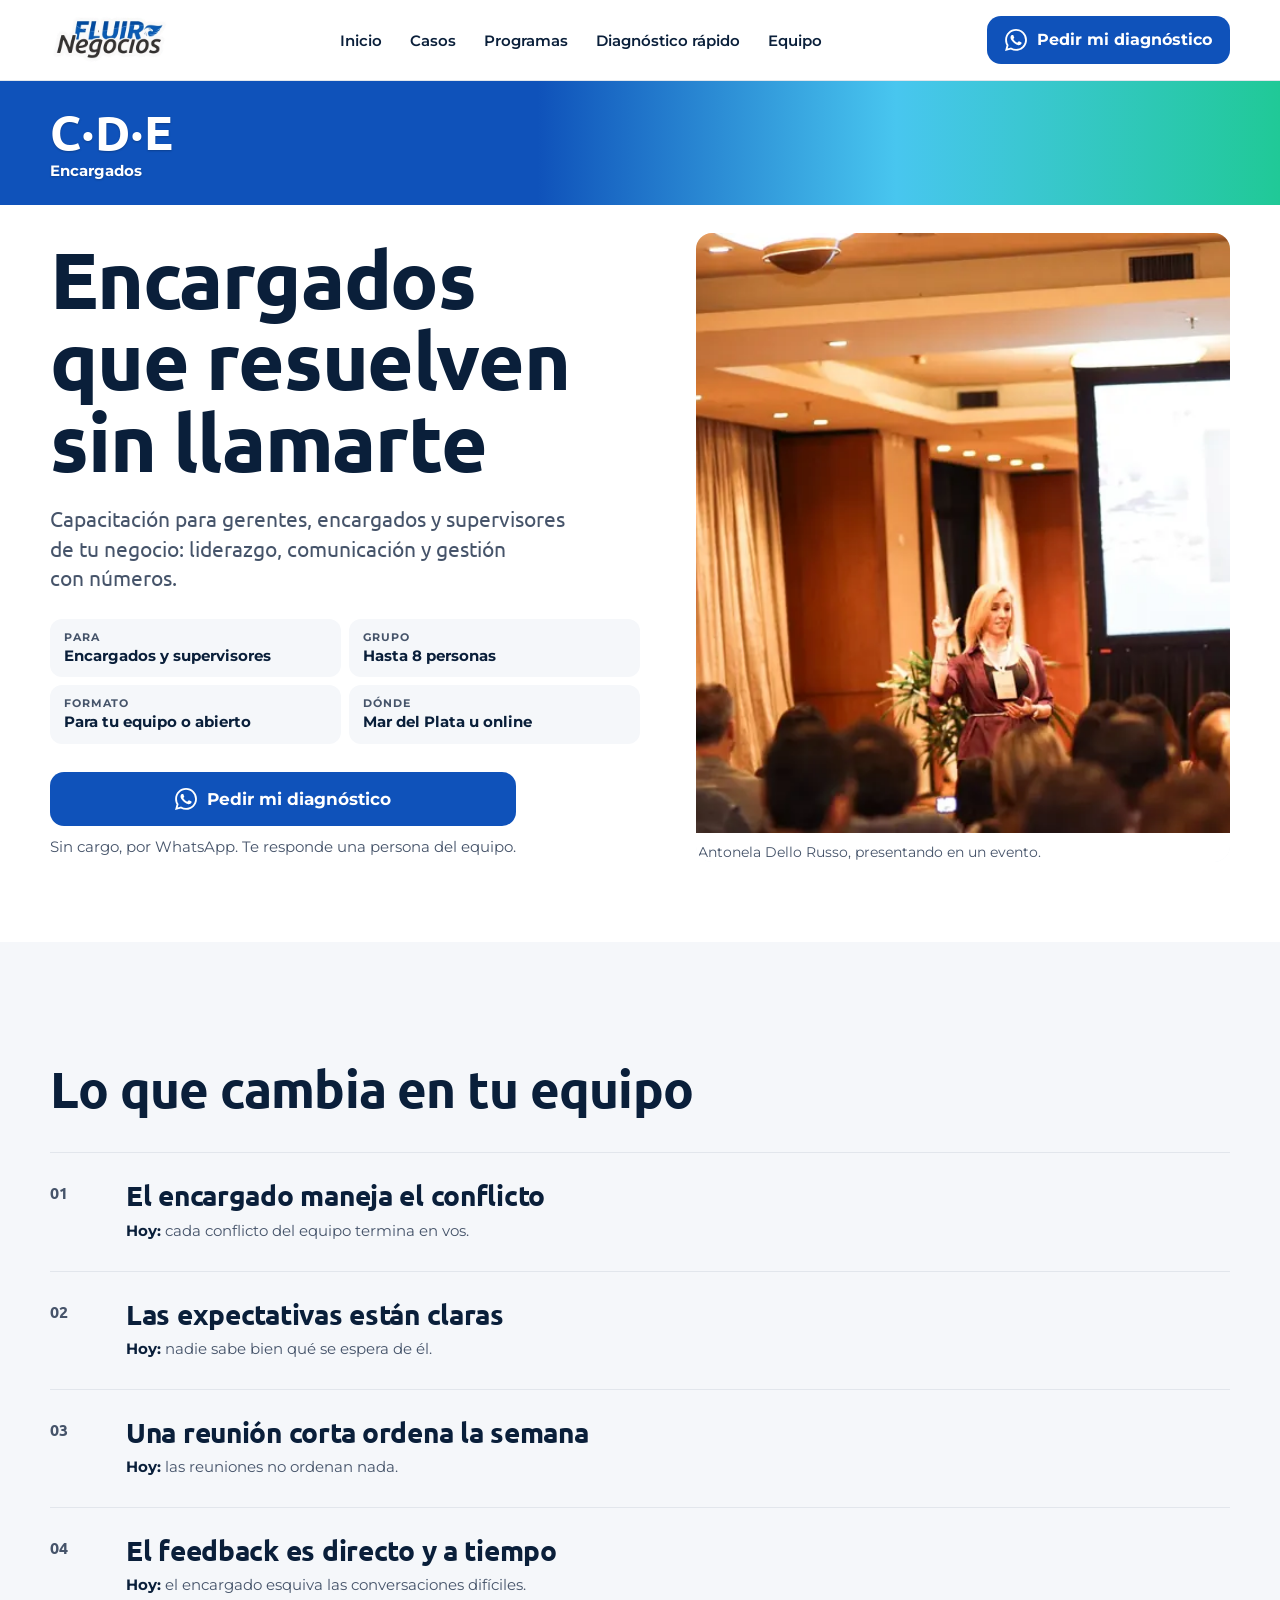
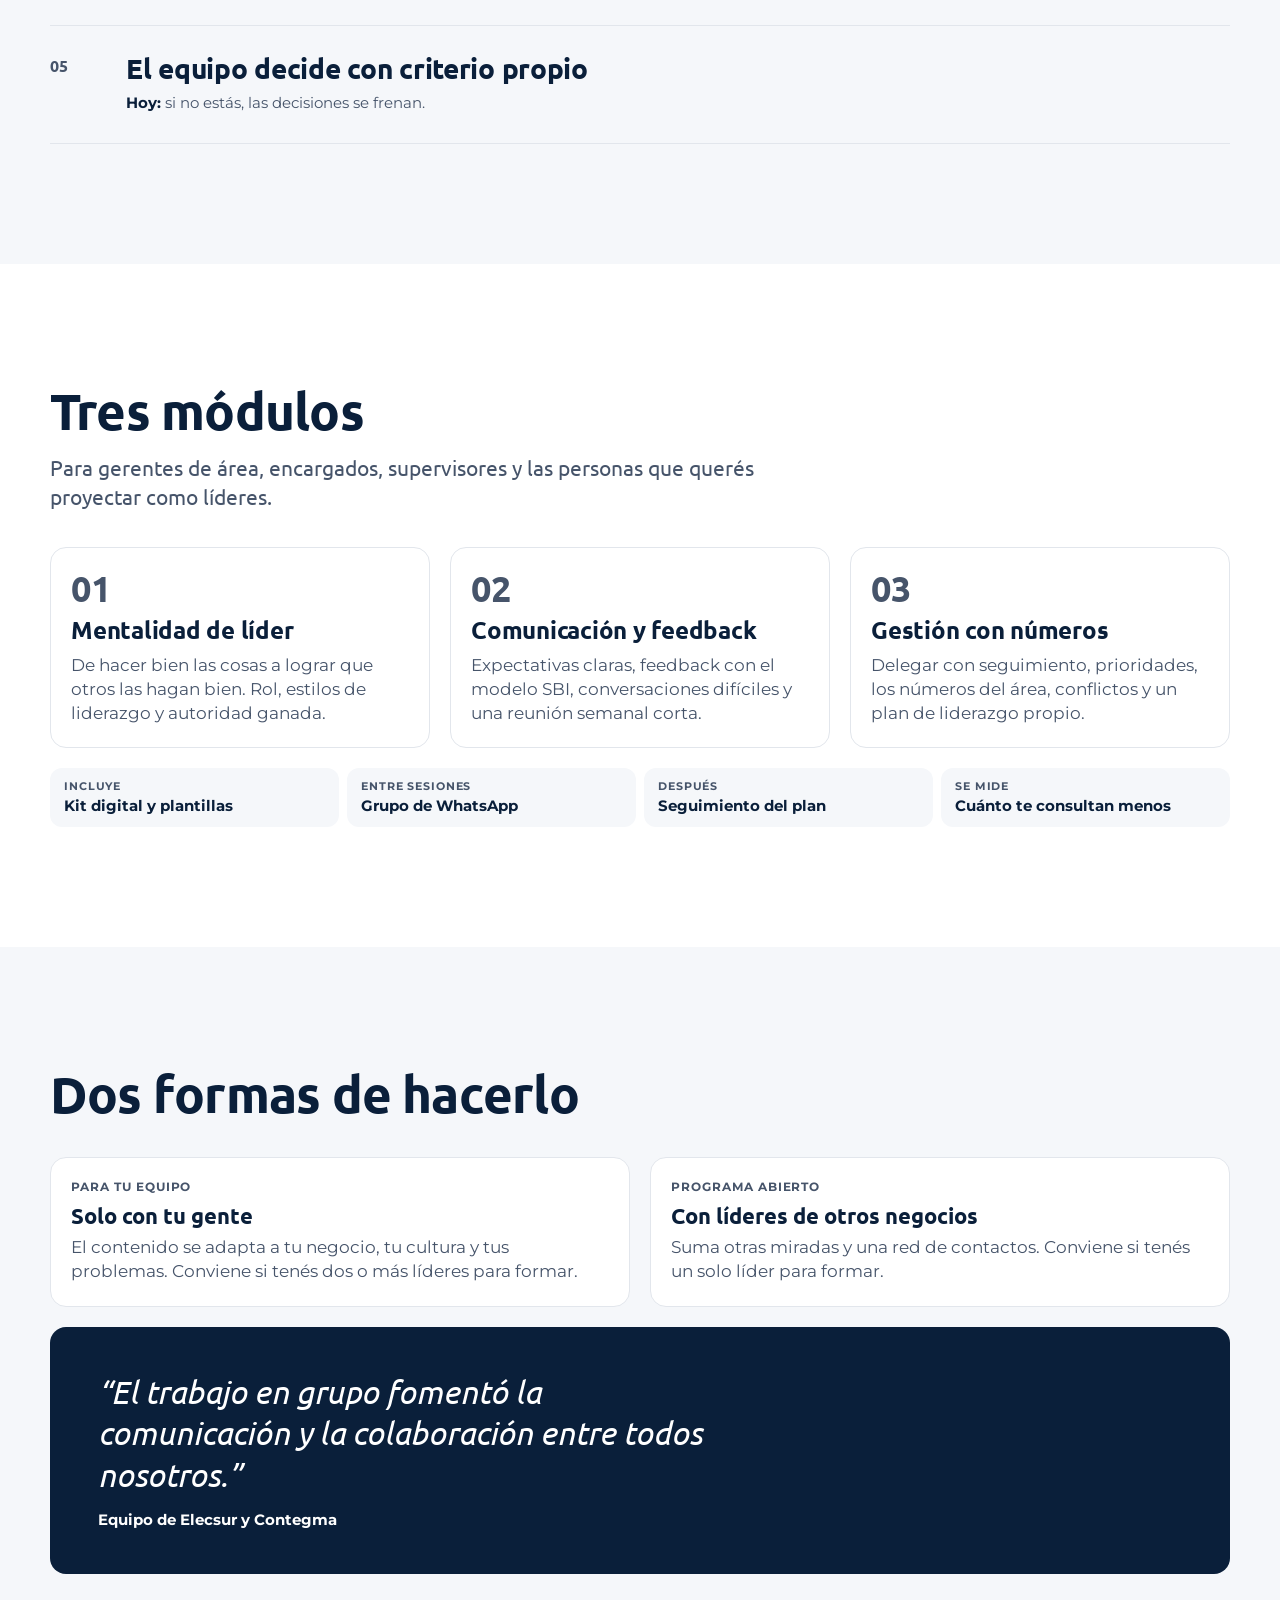
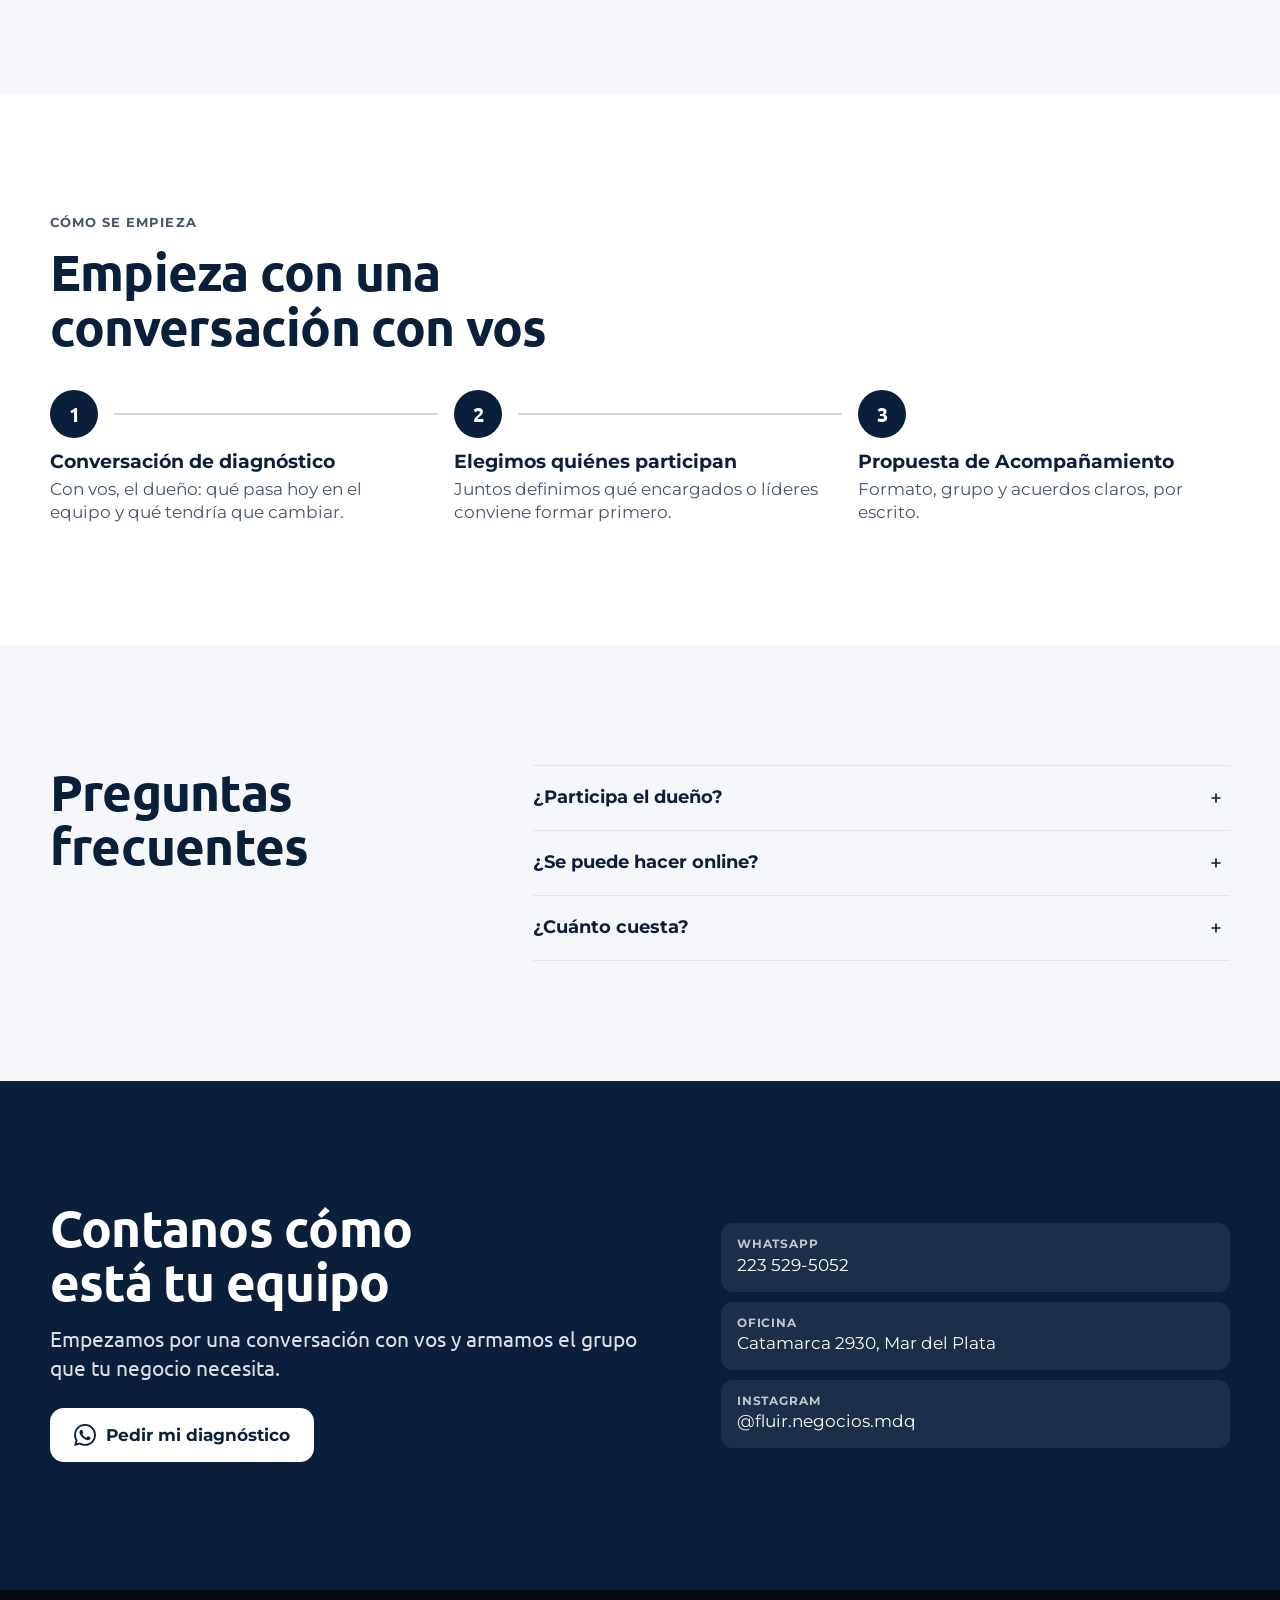
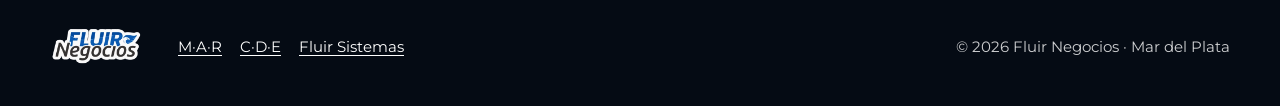
<file: pages/cde.html>
<!DOCTYPE html>
<html lang="es-AR">
<head>
<meta charset="UTF-8">
<meta name="viewport" content="width=device-width, initial-scale=1, viewport-fit=cover">

<!-- Medición: píxel de Meta 2089699688631959, GA4 G-FYF1E7Y5TY y GTM GTM-W9R963MW.
     El píxel carga de inmediato, con el código estándar de Meta: la campaña web optimiza por
     vistas de la página de destino y necesita el PageView apenas abre la página.
     GA4 y GTM (el contenedor de GTM está vacío) se descargan al primer toque, scroll o tecla,
     o 3 s después de cargar; sus eventos quedan en cola desde el primer momento.
     Para cargarlos también de inmediato: FN_ETIQUETAS_YA = true. -->
<script>
  !function(f,b,e,v,n,t,s)
  {if(f.fbq)return;n=f.fbq=function(){n.callMethod?
  n.callMethod.apply(n,arguments):n.queue.push(arguments)};
  if(!f._fbq)f._fbq=n;n.push=n;n.loaded=!0;n.version='2.0';
  n.queue=[];t=b.createElement(e);t.async=!0;
  t.src=v;s=b.getElementsByTagName(e)[0];
  s.parentNode.insertBefore(t,s)}(window, document,'script',
  'https://connect.facebook.net/en_US/fbevents.js');
  fbq('init', '2089699688631959');
  fbq('track', 'PageView');
</script>
<script>
  window.FN_ETIQUETAS_YA = false;
  window.dataLayer = window.dataLayer || [];
  window.dataLayer.push({ 'gtm.start': new Date().getTime(), event: 'gtm.js' });
  function gtag(){dataLayer.push(arguments);}
  gtag('js', new Date());
  gtag('config', 'G-FYF1E7Y5TY');
  (function () {
    var listo = false, eventos = ['pointerdown', 'touchstart', 'keydown', 'scroll', 'wheel'];
    function cargar() {
      if (listo) return; listo = true;
      eventos.forEach(function (e) { removeEventListener(e, cargar, { passive: true }); });
      ['https://www.googletagmanager.com/gtm.js?id=GTM-W9R963MW',
       'https://www.googletagmanager.com/gtag/js?id=G-FYF1E7Y5TY'].forEach(function (src) {
        var s = document.createElement('script'); s.async = true; s.src = src; document.head.appendChild(s);
      });
    }
    if (window.FN_ETIQUETAS_YA) return cargar();
    eventos.forEach(function (e) { addEventListener(e, cargar, { passive: true }); });
    addEventListener('load', function () { setTimeout(cargar, 3000); });
  })();
</script>
<noscript><img height="1" width="1" style="display:none" alt="" src="https://www.facebook.com/tr?id=2089699688631959&ev=PageView&noscript=1" /></noscript>

<script>
  if (location.protocol === 'http:' && /(^|\.)fluirnegocios\.com$/.test(location.hostname)) {
    location.replace(location.href.replace(/^http:/, 'https:'));
  }
</script>
<title>C·D·E — Capacitación para encargados | Fluir Negocios</title>
<meta name="description" content="Capacitación para gerentes, encargados y supervisores de negocios de 2 a 30 personas: liderazgo, comunicación y gestión con números. Para tu equipo o en grupo abierto, en Mar del Plata u online.">
<link rel="canonical" href="https://fluirnegocios.com/pages/cde.html">
<meta name="theme-color" content="#0A1F3A">

<meta property="og:title" content="C·D·E | Encargados que resuelven sin llamarte">
<meta property="og:description" content="Capacitación para gerentes, encargados y supervisores de negocios de 2 a 30 personas: liderazgo, comunicación y gestión con números. Para tu equipo o en grupo abierto, en Mar del Plata u online.">
<meta property="og:image" content="https://fluirnegocios.com/assets/og/og-cde-v3.jpg">
<meta property="og:image:width" content="1200">
<meta property="og:image:height" content="630">
<meta property="og:type" content="website">
<meta property="og:url" content="https://fluirnegocios.com/pages/cde.html">
<meta property="og:locale" content="es_AR">
<meta property="og:site_name" content="Fluir Negocios">
<meta name="twitter:card" content="summary_large_image">
<meta name="twitter:title" content="C·D·E | Encargados que resuelven sin llamarte">
<meta name="twitter:description" content="Capacitación para gerentes, encargados y supervisores de negocios de 2 a 30 personas: liderazgo, comunicación y gestión con números. Para tu equipo o en grupo abierto, en Mar del Plata u online.">
<meta name="twitter:image" content="https://fluirnegocios.com/assets/og/og-cde-v3.jpg">

<link rel="icon" href="../assets/logos/favicon.png" type="image/png">
<link rel="preconnect" href="https://fonts.googleapis.com">
<link rel="preconnect" href="https://fonts.gstatic.com" crossorigin>
<link rel="stylesheet" href="https://fonts.googleapis.com/css2?family=Montserrat:wght@400;600;700&family=Ubuntu:ital,wght@0,400;0,700;1,400&display=swap" media="print" onload="this.media='all'">
<noscript><link rel="stylesheet" href="https://fonts.googleapis.com/css2?family=Montserrat:wght@400;600;700&family=Ubuntu:ital,wght@0,400;0,700;1,400&display=swap"></noscript>
<style id="css-critico">:root{--zafiro:#0F52BA;--zafiro-hover:#0B4396;--navy:#0A1F3A;--navy-profundo:#050B14;--cian:#00B4D8;--gris-fondo:#F5F7FA;--gris:#D6D6D6;--azul-fluir:#014BA0;--tinta:#0A1F3A;--tinta-2:#46546A;--linea:#E2E6EC;--blanco:#FFFFFF;--ubuntu:"Ubuntu","Ubuntu-respaldo",system-ui,sans-serif;--montserrat:"Montserrat","Montserrat-respaldo",system-ui,sans-serif;--borde:16px;--borde-chico:10px;--ancho:1180px;--lado:20px;--bloque:72px;--barra-alto:0px;--foco:var(--navy)}@font-face{font-family:"Ubuntu-respaldo";src:local("Arial");font-weight:400;size-adjust:100%;ascent-override:93.2%;descent-override:18.9%;line-gap-override:0%}@font-face{font-family:"Ubuntu-respaldo";src:local("Arial Bold"),local("Arial-BoldMT");font-weight:700;size-adjust:98%;ascent-override:95.1%;descent-override:19.3%;line-gap-override:0%}@font-face{font-family:"Montserrat-respaldo";src:local("Arial");font-weight:400;size-adjust:111.5%;ascent-override:86.8%;descent-override:22.5%;line-gap-override:0%}@font-face{font-family:"Montserrat-respaldo";src:local("Arial Bold"),local("Arial-BoldMT");font-weight:600 700;size-adjust:109.5%;ascent-override:88.4%;descent-override:22.9%;line-gap-override:0%}*,*::before,*::after{box-sizing:border-box}html{-webkit-text-size-adjust:100%;text-size-adjust:100%;scroll-behavior:smooth}@media (prefers-reduced-motion:reduce){html{scroll-behavior:auto}}body{margin:0;background:var(--blanco);color:var(--tinta);font:400 1.0625rem/1.4 var(--montserrat);overflow-x:hidden}img,video,svg{display:block;max-width:100%}img{height:auto}a{color:var(--zafiro);text-underline-offset:3px}h1,h2,h3,h4,p,ol,ul,figure,blockquote,dl,dd{margin:0}ul[role="list"],ol[role="list"]{list-style:none;padding:0}button,input{font:inherit;color:inherit}[hidden]{display:none !important}:focus-visible{outline:3px solid var(--foco);outline-offset:3px;border-radius:6px}.oscuro{--foco:#FFFFFF}.solo-lector{position:absolute !important;width:1px;height:1px;padding:0;margin:-1px;overflow:hidden;clip:rect(0 0 0 0);white-space:nowrap;border:0}.saltar{position:absolute;left:12px;top:-60px;z-index:50;background:var(--navy);color:#fff;padding:12px 16px;border-radius:8px;font-weight:700}.saltar:focus{top:12px}.titular,h1,h2{font-family:var(--ubuntu);font-weight:700;letter-spacing:-0.015em;text-wrap:balance}h1{font-size:clamp(2.45rem,9.6vw,4.6rem);line-height:1.02}h2{font-size:clamp(1.95rem,7.2vw,3.2rem);line-height:1.06}h3{font-family:var(--montserrat);font-weight:700;font-size:1.1875rem;line-height:1.25}.bajada{font-family:var(--ubuntu);font-weight:400;font-size:1.1875rem;line-height:1.4;color:var(--tinta-2);text-wrap:pretty}.oscuro .bajada{color:rgba(255,255,255,0.86)}.antetitulo{font:700 0.8125rem/1.3 var(--montserrat);letter-spacing:0.08em;text-transform:uppercase;color:var(--tinta-2)}.oscuro .antetitulo{color:rgba(255,255,255,0.78)}.cita{font-family:var(--ubuntu);font-style:italic;font-weight:400}.contenedor{width:100%;max-width:calc(var(--ancho) + var(--lado) * 2);margin:0 auto;padding:0 var(--lado)}.bloque{padding:var(--bloque) 0}.bloque--gris{background:var(--gris-fondo)}.oscuro{background:var(--navy);color:#fff}.cabeza{display:grid;gap:14px;margin-bottom:36px;max-width:46rem}.boton{display:inline-flex;align-items:center;justify-content:center;gap:10px;min-height:54px;padding:14px 24px;border:0;border-radius:14px;background:var(--zafiro);color:#fff;text-decoration:none;cursor:pointer;font:700 1.0625rem/1.2 var(--montserrat);text-align:center;transition:background-color 0.15s ease,transform 0.15s ease}.boton:hover{background:var(--zafiro-hover)}.boton:active{transform:translateY(1px)}.boton svg{width:22px;height:22px;flex:none}.boton--claro{background:#fff;color:var(--navy)}.boton--claro:hover{background:#E9EEF5}.boton--ancho{width:100%}.boton--chico{min-height:48px;padding:10px 18px;font-size:1rem}.enlace{display:inline-flex;align-items:center;gap:8px;min-height:48px;font-weight:700;color:var(--zafiro);text-decoration:underline;text-decoration-thickness:2px;text-underline-offset:5px}.enlace:hover{text-decoration-thickness:3px}.oscuro .enlace{color:#fff}.nota{font-size:0.9375rem;color:var(--tinta-2)}.oscuro .nota{color:rgba(255,255,255,0.8)}.cabecera{position:relative;z-index:5;background:#fff;border-bottom:1px solid var(--linea)}.cabecera .contenedor{display:flex;align-items:center;justify-content:space-between;gap:16px;min-height:68px}.marca{display:inline-flex;align-items:center;min-height:48px}.marca img{width:108px;height:auto}.menu{display:none}.cabecera__accion{display:none}.portada{padding:28px 0 56px;background:#fff}.portada__grilla{display:grid;gap:32px}.portada__texto{display:grid;gap:18px;align-content:start}.portada .bajada{max-width:34rem}.portada__accion{display:grid;gap:10px;margin-top:6px}.portada__accion .nota{text-align:center}.cifras{display:grid;grid-template-columns:1fr 1fr;gap:10px 20px;margin-top:8px;padding-top:18px;border-top:1px solid var(--linea)}.cifra{display:grid;gap:2px}.cifra b{font:700 1.6rem/1 var(--ubuntu)}.cifra span{font-size:0.9375rem;color:var(--tinta-2)}.oscuro .cifra span{color:rgba(255,255,255,0.8)}.mosaico{display:grid;grid-template-columns:repeat(3,1fr);gap:8px}.mosaico figure{position:relative;border-radius:14px;overflow:hidden;background:var(--gris-fondo);aspect-ratio:4 / 5}.mosaico img{width:100%;height:100%;object-fit:cover}.mosaico figcaption{position:absolute;left:6px;bottom:6px;right:6px;font:700 0.75rem/1.2 var(--montserrat);color:var(--navy);background:rgba(255,255,255,0.94);padding:5px 7px;border-radius:7px;width:fit-content;max-width:calc(100% - 12px)}.clientes{background:var(--navy-profundo);color:#fff;padding:36px 0}.clientes p{text-align:center;margin-bottom:18px}.logos{display:grid;grid-template-columns:repeat(3,1fr);gap:18px 14px;align-items:center}.logos li{display:grid;place-items:center;height:48px}.logos img{max-height:40px;max-width:100%;width:auto;object-fit:contain;opacity:0.92}.rueda{background:var(--navy);color:#fff}.rapido{display:grid;grid-template-columns:minmax(0,1fr);gap:20px}.rapido__cabeza{margin-bottom:0}.tarjeta{background:#fff;color:var(--tinta);border-radius:var(--borde);--foco:var(--navy)}.rapido__tarjeta{display:grid;grid-template-rows:1fr;min-height:var(--alto-rapido,0);padding:16px 16px 14px;border-radius:20px;box-shadow:0 24px 48px -24px rgba(0,0,0,0.5)}.rapido__tarjeta .boton{min-height:50px;font-size:1rem}.rapido__tarjeta .campo{gap:4px}.rapido__tarjeta .campo label{font-size:0.9375rem}.rapido__tarjeta .campo input{min-height:48px;padding:10px 12px;font-size:1rem}.rapido__titulo{font:700 1.375rem/1.15 var(--ubuntu);letter-spacing:-0.01em;outline:none;text-wrap:balance}.rapido__error{padding:8px 10px;border-radius:10px;background:#FFF0F0;color:#8A1418;font-weight:600;font-size:0.875rem}.rapido__intro,.rapido__datos{display:flex;flex-direction:column;gap:12px}.rapido__intro .campo{margin-top:auto}.rapido__datos>p:not(.nota):not(.rapido__error){color:var(--tinta-2);font-size:0.9375rem}.rapido__intro .nota,.rapido__datos .nota{text-align:center;font-size:0.8125rem}.rapido__beneficios{display:grid;gap:8px}.rapido__beneficios li{position:relative;padding-left:28px;font-size:0.9375rem;font-weight:600;line-height:1.3}.rapido__beneficios li::before{content:"";position:absolute;left:0;top:0;width:19px;height:19px;border-radius:50%;background:var(--navy) url("data:image/svg+xml,%3Csvg xmlns='http://www.w3.org/2000/svg' viewBox='0 0 20 20'%3E%3Cpath d='M5.5 10.5l3 3 6-6.5' fill='none' stroke='%23fff' stroke-width='2.2' stroke-linecap='round' stroke-linejoin='round'/%3E%3C/svg%3E") center / 19px no-repeat}.rapido__campos{display:grid;grid-template-columns:1fr 1fr;gap:10px;align-items:end}.rapido__campo-ancho{grid-column:1 / -1}.rapido__campos>*{min-width:0}.rapido__campos input{width:100%;min-width:0}.rapido__campos .campo label span{font-weight:500;color:var(--tinta-2)}.rapido__tarjeta .campo input[aria-invalid="true"]{border-color:#B42318}.rapido__preguntas{display:flex;flex-direction:column;gap:10px}.rapido__arriba{display:flex;justify-content:space-between;align-items:baseline;gap:12px}.rapido__paso{font-size:0.8125rem;color:var(--tinta-2)}.rapido__paso b{color:var(--tinta)}.rapido__area{font:700 0.8125rem/1.2 var(--montserrat);color:var(--zafiro)}.rapido__progreso{display:grid;grid-auto-flow:column;grid-auto-columns:1fr;gap:3px}.rapido__progreso i{height:4px;border-radius:99px;background:var(--linea)}.rapido__progreso i.hecha{background:var(--navy)}.rapido__progreso i.actual{background:var(--zafiro)}.rapido__animo{padding:7px 10px;border-radius:8px;background:var(--gris-fondo);color:var(--tinta-2);font-size:0.8125rem;line-height:1.3}.rapido__pregunta{display:grid;gap:12px;padding-top:2px}.rapido__q{font:700 1.1875rem/1.25 var(--ubuntu);letter-spacing:-0.01em;outline:none;text-wrap:pretty}.rapido__q span{display:block;margin-top:2px;font:600 0.8125rem/1.3 var(--montserrat);color:var(--tinta-2);letter-spacing:0}.rapido__opciones{display:grid;grid-template-columns:repeat(3,1fr);gap:8px}.rapido__opciones button{min-height:48px;padding:6px;border-radius:12px;border:2px solid var(--linea);background:#fff;color:var(--navy);font:700 1rem/1.1 var(--montserrat);cursor:pointer}.rapido__opciones button:hover{border-color:var(--navy)}.rapido__opciones button[aria-pressed="true"]{background:var(--navy);border-color:var(--navy);color:#fff}.rapido__opciones button:disabled{opacity:0.45;cursor:not-allowed;border-color:var(--linea)}.rapido__opciones--lista{grid-template-columns:1fr 1fr;gap:6px}.rapido__opciones--lista button{min-height:48px;padding:6px 10px;text-align:left;font-size:0.875rem;line-height:1.2}.rapido__pie{display:flex;justify-content:space-between;align-items:center;gap:12px;margin-top:auto}.rapido__seguir.boton{min-height:48px;padding:10px 26px}.rapido__seguir.boton:disabled{opacity:0.45;cursor:not-allowed}.rapido__volver,.rapido__otra{min-height:48px;padding:0;border:0;background:none;cursor:pointer;color:var(--tinta-2);font:600 0.875rem/1.2 var(--montserrat);text-decoration:underline;text-underline-offset:3px}.rapido__otra{justify-self:center;min-height:44px}.rapido__resultado{display:grid;gap:10px;align-content:start}.rapido__hola{font-size:0.875rem;color:var(--tinta-2)}.rapido__resultado #diag-texto{font-size:0.9375rem;line-height:1.4;color:var(--tinta)}.rapido__bloque{display:grid;gap:6px;padding-top:10px;border-top:1px solid var(--linea)}.rapido__bloque .diagnostico__pasos{gap:4px;font-size:0.9375rem;line-height:1.35}.rapido__ayuda p{font-size:0.9375rem;line-height:1.4}.rapido__ayuda a{font-weight:700;color:var(--navy);white-space:nowrap}.rapido__programas{display:grid;gap:6px;margin:0;padding:0;list-style:none}.rapido__programa{padding:8px 12px 10px;border:1px solid var(--linea);border-radius:12px}.rapido__programa--recomendado{border:2px solid var(--navy)}.rapido__ayuda .rapido__programa-nombre{display:flex;flex-wrap:wrap;align-items:center;gap:4px 8px;margin-bottom:2px}.rapido__programa-nombre b{font:700 1.0625rem/1.2 var(--ubuntu);color:var(--navy)}.rapido__programa-nombre span{font:600 0.8125rem/1.2 var(--montserrat);color:var(--tinta-2)}.rapido__programa--recomendado .rapido__programa-nombre span{padding:3px 9px;border-radius:99px;background:var(--navy);color:#fff}.rapido__resultado .nota{text-align:center;font-size:0.8125rem}@media (prefers-reduced-motion:no-preference){.rapido__opciones button{transition:border-color 0.15s ease,background-color 0.15s ease,color 0.15s ease,transform 0.15s ease}.rapido__opciones button:active{transform:scale(0.97)}.rapido__progreso i{transition:background-color 0.25s ease}.rapido__pregunta.entra{animation:rapido-entra 0.32s cubic-bezier(0.2,0.8,0.2,1)}.rapido__preguntas.pasando .rapido__q{opacity:0.5;transition:opacity 0.2s ease}}.campo{display:grid;gap:6px}.campo label{font-weight:700;font-size:0.9375rem}.campo input{min-height:52px;padding:12px 14px;border:1.5px solid #9AA6B5;border-radius:12px;background:#fff;font-size:1.0625rem}.campo input:focus{outline:3px solid var(--navy);outline-offset:1px;border-color:var(--navy)}.oscuro .paso::before{background:#fff;color:var(--navy)}.oscuro .paso::after{background:rgba(255,255,255,0.25)}.oscuro .paso p{color:rgba(255,255,255,0.82)}.barra-inferior{position:fixed;left:0;right:0;bottom:0;z-index:20;padding:10px var(--lado) calc(10px + env(safe-area-inset-bottom));background:#fff;border-top:1px solid var(--linea);box-shadow:0 -6px 20px rgba(10,31,58,0.08);transform:translateY(110%);transition:transform 0.25s ease,visibility 0.25s;visibility:hidden}.barra-inferior.visible{transform:none;visibility:visible}.barra-inferior .boton{width:100%;min-height:52px}.con-barra{--barra-alto:calc(74px + env(safe-area-inset-bottom))}@media (prefers-reduced-motion:reduce){.barra-inferior{transition:none}}.campana .portada{padding-top:20px;padding-bottom:40px}.campana .cabecera{border-bottom:0}.campana .cabecera .contenedor{min-height:60px;justify-content:flex-start}.campana .bloque{padding:52px 0}.campana .cabeza{margin-bottom:26px}@media (min-width:720px){:root{--lado:32px;--bloque:96px}.portada{padding:48px 0 80px}.portada__accion{grid-template-columns:auto;justify-content:start}.portada__accion .nota{text-align:left}.mosaico{gap:12px}.logos{grid-template-columns:repeat(6,1fr)}}@media (min-width:1024px){:root{--bloque:120px}.menu{display:flex;gap:4px}.menu a{display:inline-flex;align-items:center;min-height:48px;padding:0 12px;color:var(--tinta);text-decoration:none;font-weight:600;font-size:0.9375rem;border-radius:8px}.menu a:hover{background:var(--gris-fondo)}.cabecera__accion{display:inline-flex}.cabecera .contenedor{min-height:80px}.marca img{width:124px}.portada__grilla{grid-template-columns:1.05fr 0.95fr;gap:56px;align-items:center}.portada__texto{gap:22px}.bajada{font-size:1.3125rem}.mosaico{grid-template-columns:1.25fr 1fr;grid-template-rows:1fr 1fr;gap:14px;height:600px}.mosaico figure{aspect-ratio:auto;border-radius:18px}.mosaico figure:first-child{grid-row:span 2}.mosaico figcaption{left:12px;bottom:12px;font-size:0.875rem;padding:7px 10px}.logos{grid-template-columns:repeat(12,1fr)}.clientes p{margin-bottom:22px}}@media (min-width:1280px){h1{font-size:5rem}}.recortes{position:relative;margin:0;min-height:232px;padding:22px 20px 30px;overflow:hidden;background:linear-gradient(160deg,#E6EDF7 0%,#F5F7FA 70%)}.recorte{position:relative;display:block;padding-top:14px;border-radius:10px;overflow:hidden;background:#fff;box-shadow:0 20px 36px -20px rgba(10,31,58,0.5),0 1px 3px rgba(10,31,58,0.1)}.recorte::before{content:"";position:absolute;top:4px;left:9px;width:6px;height:6px;border-radius:50%;background:#D6D6D6;box-shadow:10px 0 0 #D6D6D6,20px 0 0 #D6D6D6}.recorte img{display:block;width:100%;height:auto}.recorte--atras{width:74%;max-width:360px;transform:rotate(-2.5deg)}.recorte--frente{position:absolute;right:18px;bottom:20px;width:70%;max-width:340px;transform:rotate(1.5deg)}.recortes--grande{border-radius:22px;min-height:300px;padding:26px 22px 40px}.recortes--grande .recorte--atras{width:80%;max-width:470px}.recortes--grande .recorte--frente{width:68%;max-width:420px;right:20px;bottom:26px}@media (min-width:720px){.recortes{min-height:280px}.recortes--grande{min-height:380px}}.rapido__tarjeta{--alto-rapido:412px}@media (max-width:359px){.rapido__tarjeta{--alto-rapido:460px}}@media (min-width:390px){.rapido__tarjeta{--alto-rapido:416px}}@media (min-width:414px){.rapido__tarjeta{--alto-rapido:396px}}@media (min-width:560px){.rapido__tarjeta{--alto-rapido:390px}}@media (min-width:1024px){.rapido__tarjeta{--alto-rapido:410px}}body.rapido-pagina{display:flex;flex-direction:column;min-height:100vh;min-height:100dvh;background:var(--navy)}body.rapido-pagina main{flex:1;display:flex;flex-direction:column}.rapido-pagina .dg-cabecera{padding-bottom:14px;background:#fff}.rapido-pagina__bloque{flex:1;display:flex;align-items:center}.rapido-pagina__bloque{padding:36px 0 56px}body.rapido-pagina h1{color:#fff;font-size:clamp(2.2rem,9vw,3.6rem);line-height:1.04}.rapido__equipo{display:flex;align-items:center;gap:10px;margin-top:4px;font-size:0.9375rem;color:rgba(255,255,255,0.86)}.rapido__equipo .dg-caras img{border-color:var(--navy)}@media (max-width:719px){.rapido-pagina .dg-cabecera{padding:10px 0}.rapido-pagina .dg-cabecera img{width:96px}.rapido-pagina__bloque{padding:14px 0 32px}.rapido-pagina .rapido{gap:12px}body.rapido-pagina h1{font-size:1.75rem}.rapido-pagina .rapido__cabeza .antetitulo,.rapido-pagina .rapido__cabeza .bajada,.rapido-pagina .rapido__equipo{display:none}}@media (max-width:389px){.rapido__tarjeta{padding:14px 12px 12px}.rapido__beneficios li{font-size:0.875rem}.rapido__q{font-size:1.125rem}}@media (min-width:1024px){.rapido{grid-template-columns:0.85fr 1.15fr;gap:64px;align-items:start}.rapido__cabeza{padding-top:32px}.rapido__tarjeta{padding:24px 24px 20px}.rapido__q{font-size:1.375rem}.rapido__titulo{font-size:1.5rem}}.cabeza--pegada{margin-bottom:8px}.tarjeta .nota,.tarjeta p{color:inherit}.tarjeta .nota{color:var(--tinta-2)}.con-barra .pie{padding-bottom:calc(36px + var(--barra-alto))}.con-barra .pie--chico{padding-bottom:calc(26px + var(--barra-alto))}@media (min-width:1024px){.campana h1{font-size:4.1rem}}.programa-cabeza{color:#fff}.programa-cabeza .contenedor{display:flex;flex-direction:column;align-items:flex-start;gap:6px;padding-top:22px;padding-bottom:20px}.programa-cabeza b{font:700 2.5rem/1 var(--ubuntu);letter-spacing:0.02em}.programa-cabeza span{font:700 0.9375rem/1.3 var(--montserrat)}.programa-cabeza--mar{background:linear-gradient(90deg,#050B14 0%,#0F1C3F 55%,#0056B3 100%)}.programa-cabeza--cde{background:linear-gradient(270deg,#20C997 0%,#48C6EF 30%,#0F52BA 58%,#0F52BA 100%)}.programa-cabeza--sistemas{background:var(--navy)}.programa-cabeza--cde b,.programa-cabeza--cde span{text-shadow:0 1px 2px rgba(5,11,20,0.25)}.portada--programa{padding-top:28px}.portada__foto{margin:0;border-radius:var(--borde);overflow:hidden;background:var(--gris-fondo)}.portada__foto img{width:100%;aspect-ratio:4 / 3;object-fit:cover}.portada__foto figcaption{font-size:0.875rem;color:var(--tinta-2);padding:10px 2px 0;background:#fff}.portada__visual{display:grid;align-content:center;padding:18px;border-radius:var(--borde);background:var(--gris-fondo)}.ficha{display:grid;grid-template-columns:1fr 1fr;gap:8px;margin-top:4px}.ficha li{display:grid;gap:2px;padding:12px 14px;border-radius:12px;background:var(--gris-fondo)}.ficha small{font:700 0.6875rem/1.2 var(--montserrat);letter-spacing:0.08em;text-transform:uppercase;color:var(--tinta-2)}.ficha b{font-size:0.9375rem;line-height:1.3}.tarjeta-simple{display:grid;gap:8px;align-content:start;padding:22px 20px;border-radius:var(--borde);background:#fff;border:1px solid var(--linea)}.tarjeta-simple h3{font:700 1.375rem/1.15 var(--ubuntu)}.tarjeta-simple>p{color:var(--tinta-2)}.tarjeta-simple .etiqueta{font:700 0.75rem/1.2 var(--montserrat);letter-spacing:0.08em;text-transform:uppercase;color:var(--tinta-2)}.cita-foto{display:grid;gap:0;border-radius:var(--borde);overflow:hidden;background:var(--gris-fondo)}.cita-foto img{width:100%;aspect-ratio:4 / 3;object-fit:cover}.cita-foto blockquote{padding:22px 20px 24px}.cita-foto blockquote p{font-family:var(--ubuntu);font-style:italic;font-size:1.375rem;line-height:1.3}.cita-foto blockquote footer{margin-top:10px;font-size:0.875rem;color:var(--tinta-2)}@media (min-width:720px){.ficha{grid-template-columns:repeat(4,1fr)}.cita-foto{grid-template-columns:1fr 1fr;align-items:center}.cita-foto img{height:100%;aspect-ratio:auto;min-height:360px}.cita-foto blockquote{padding:36px}}@media (min-width:1024px){.programa-cabeza .contenedor{padding-top:26px;padding-bottom:24px}.programa-cabeza b{font-size:3rem}.portada--programa .portada__grilla{grid-template-columns:1.05fr 0.95fr}.portada__foto img{aspect-ratio:4 / 5;max-height:600px}}@media (min-width:1024px){.portada--programa .ficha{grid-template-columns:1fr 1fr}}.cita-grande{margin-top:20px;padding:28px 22px;border-radius:var(--borde);background:var(--navy);color:#fff}.cita-grande blockquote p{font-family:var(--ubuntu);font-style:italic;font-size:clamp(1.375rem,4.6vw,2rem);line-height:1.3;max-width:40rem}.cita-grande blockquote footer{margin-top:14px;font-size:0.9375rem;color:rgba(255,255,255,0.82)}.cita-grande blockquote footer b{color:#fff}@media (min-width:720px){.cita-grande{padding:44px 48px}}.oscuro .puntos i{background:rgba(255,255,255,0.3)}.oscuro .puntos i.activo{background:#fff}@media (max-width:719px){:root{--bloque:56px}.cabeza{margin-bottom:24px;gap:10px}.recortes{min-height:0;padding:16px 14px 22px}.logos{grid-template-columns:repeat(4,1fr);gap:14px 10px}.logos li{height:40px}.logos img{max-height:32px}.clientes{padding:28px 0}.portada__foto img{aspect-ratio:16 / 10}}@media (min-width:1024px){.barra-inferior{display:none}.con-barra{--barra-alto:0px}}.ficha li>.enlace{min-height:48px}html:not([data-h]) [data-variante]:not([data-variante~="base"]),html[data-h="plata"] [data-variante]:not([data-variante~="plata"]),html[data-h="equipo"] [data-variante]:not([data-variante~="equipo"]),html[data-h="grupo"] [data-variante]:not([data-variante~="grupo"]){display:none !important}.dg-cabecera{padding:14px 0 0}.dg-cabecera img{width:112px;height:auto;display:block}.dg-portada{padding:20px 0 44px}.dg-portada__grilla{display:grid;gap:24px}.dg-texto{display:grid;gap:16px;align-content:start}.dg-texto h1{font-size:clamp(2.45rem,10vw,4.4rem);line-height:1.02;letter-spacing:-0.02em}.dg-texto .bajada{font-size:1.1875rem;max-width:32rem}.dg-accion{display:grid;gap:10px;margin-top:6px}.dg-accion .boton{min-height:58px;font-size:1.125rem}.dg-accion .nota{font-size:0.9375rem}.dg-escena{position:relative}.dg-escena__foto{margin:0;border-radius:22px;overflow:hidden;background:var(--gris-fondo)}.dg-escena__foto img{width:100%;aspect-ratio:16 / 10;object-fit:cover;object-position:50% 42%}html.dg-anima .dg-escena:not(.v-foto) .dg-escena__foto img{transform:scale(1.07)}.dg-chat{--dg-burbuja:#E8EEF8;position:relative;z-index:1;display:grid;gap:10px;margin:-84px 12px 0;padding:12px;border-radius:20px;background:#fff;border:1px solid var(--linea);box-shadow:0 22px 44px -20px rgba(10,31,58,0.42),0 2px 6px rgba(10,31,58,0.06);color:var(--tinta);text-decoration:none;cursor:pointer;-webkit-tap-highlight-color:transparent}.dg-chat:focus-visible{outline:3px solid var(--navy);outline-offset:3px}.dg-chat__barra{display:flex;align-items:center;gap:10px;padding:0 2px}.dg-chat__barra b{display:block;font-size:0.9375rem;line-height:1.2}.dg-chat__barra small{display:block;font-size:0.75rem;color:var(--tinta-2)}.dg-caras{display:flex;flex:none}.dg-caras img{width:32px;height:32px;border-radius:50%;object-fit:cover;object-position:50% 12%;border:2px solid #fff;background:#EEF0F3}.dg-caras img + img{margin-left:-9px}.dg-chat__cuerpo{display:grid;gap:8px;padding:12px 10px;border-radius:14px;background:var(--gris-fondo)}.dg-chat__mia,.dg-chat__suya{display:block;max-width:88%;padding:8px 12px;font-size:0.9375rem;line-height:1.3}.dg-chat__mia{display:flow-root;justify-self:end;border-radius:16px 16px 4px 16px;background:var(--dg-burbuja);color:var(--navy);font-weight:600}.dg-chat__mia small{float:right;margin:3px 0 0 8px;font-size:0.6875rem;font-weight:700;letter-spacing:-0.12em;color:var(--zafiro)}.dg-chat__lugar{display:grid;justify-items:start;align-items:start}.dg-chat__lugar>*{grid-area:1 / 1}.dg-chat__suya{border-radius:16px 16px 16px 4px;background:#fff;font-weight:500;box-shadow:0 1px 1px rgba(10,31,58,0.06)}.dg-chat__escribe{display:inline-flex;gap:4px;padding:12px;border-radius:16px 16px 16px 4px;background:#fff;opacity:0}.dg-chat__escribe i{width:6px;height:6px;border-radius:50%;background:var(--tinta-2)}.dg-chat.v-escribe:not(.v-suya) .dg-chat__escribe{opacity:1}.dg-chat__redactar{display:flex;align-items:center;gap:8px}.dg-chat__campo{flex:1;display:grid;align-items:center;min-width:0;min-height:44px;padding:0 14px;border-radius:999px;border:1px solid var(--linea);background:#fff;font-size:0.9375rem}.dg-chat__campo>*{grid-area:1 / 1;overflow:hidden;white-space:nowrap;text-overflow:ellipsis}.dg-chat__tipeo{font-weight:500}.dg-chat__guia{color:var(--tinta-2);font-weight:600}.dg-chat__guia .clic{display:none}@media (hover:hover) and (pointer:fine){.dg-chat__guia .toca{display:none}.dg-chat__guia .clic{display:inline}}.dg-chat__enviar{position:relative;z-index:0;flex:none;display:grid;place-items:center;width:44px;height:44px;border-radius:50%;background:var(--zafiro);color:#fff}.dg-chat__enviar svg{width:20px;height:20px;fill:currentColor;margin-left:3px}html.dg-anima .dg-chat:not(.v-mia) .dg-chat__mia{opacity:0;transform:translateY(14px) scale(0.9)}html.dg-anima .dg-chat:not(.v-leido) .dg-chat__mia small{color:var(--tinta-2)}html.dg-anima .dg-chat:not(.v-suya) .dg-chat__suya{opacity:0;transform:translateY(10px) scale(0.92)}html.dg-anima .dg-chat:not(.v-suya) .dg-chat__guia{opacity:0}html.dg-anima .dg-chat:not(.v-mia) .dg-chat__tipeo::after{content:"";display:inline-block;width:2px;height:1.15em;margin-left:1px;vertical-align:-0.22em;background:var(--zafiro)}html.dg-anima:not(.dg-js) .dg-chat:not(.v-mia) .dg-chat__mia,html.dg-anima:not(.dg-js) .dg-chat:not(.v-suya) .dg-chat__suya,html.dg-anima:not(.dg-js) .dg-chat:not(.v-suya) .dg-chat__guia{animation:dg-respaldo 0.4s ease 5s forwards}.dg-prueba{display:grid;gap:14px;margin-top:10px}.dg-prueba p{font-size:0.9375rem;color:var(--tinta-2)}.dg-prueba p b{color:var(--tinta)}.dg-logos{display:grid;grid-template-columns:repeat(4,1fr);gap:16px;align-items:center}.dg-logos img{max-height:30px;width:auto;max-width:100%;margin:0 auto;filter:grayscale(1);opacity:0.75}.con-barra .dg-pie{padding-bottom:calc(24px + var(--barra-alto))}@media (min-width:720px){.dg-accion{justify-items:start}.dg-accion .boton,.dg-cierre .boton,.dg-pasos__accion .boton{padding:14px 34px}.dg-escena{max-width:560px}.dg-escena__foto img{aspect-ratio:4 / 3}.dg-chat{width:350px;margin:-110px -14px 0 auto}}@media (min-width:1024px){.dg-cabecera{padding-top:28px}.dg-cabecera img{width:128px}.dg-portada{padding:40px 0 96px}.dg-portada__grilla{grid-template-columns:1fr 1fr;grid-template-areas:"texto escena" "prueba escena";column-gap:72px;row-gap:40px;align-items:center}.dg-texto{grid-area:texto;align-self:end;gap:20px}.dg-escena{grid-area:escena;max-width:none}.dg-prueba{grid-area:prueba;align-self:start;margin-top:0;max-width:460px}.dg-escena__foto img{aspect-ratio:4 / 5;object-position:46% 50%}.dg-chat{position:absolute;left:-56px;bottom:36px;width:356px;margin:0}}</style>
<link rel="preload" href="../assets/css/fluir.css?v=14" as="style" onload="this.onload=null;this.rel='stylesheet'">
<noscript><link rel="stylesheet" href="../assets/css/fluir.css?v=14"></noscript>

<script type="application/ld+json">
{
  "@context": "https://schema.org",
  "@graph": [
    {
      "@type": "Service",
      "name": "C·D·E — Capacitación para encargados",
      "serviceType": "Capacitación de encargados y líderes operativos",
      "description": "Capacitación para gerentes, encargados y supervisores de negocios de 2 a 30 personas: liderazgo, comunicación y gestión con números. Para tu equipo o en grupo abierto, en Mar del Plata u online.",
      "url": "https://fluirnegocios.com/pages/cde.html",
      "areaServed": [
        {
          "@type": "Country",
          "name": "Argentina"
        },
        {
          "@type": "Place",
          "name": "Latinoamérica"
        }
      ],
      "provider": {
        "@type": "ProfessionalService",
        "@id": "https://fluirnegocios.com/#fluir-negocios",
        "name": "Fluir Negocios",
        "url": "https://fluirnegocios.com/"
      }
    },
    {
      "@type": "BreadcrumbList",
      "itemListElement": [
        {
          "@type": "ListItem",
          "position": 1,
          "name": "Inicio",
          "item": "https://fluirnegocios.com/"
        },
        {
          "@type": "ListItem",
          "position": 2,
          "name": "Programas",
          "item": "https://fluirnegocios.com/#programas"
        },
        {
          "@type": "ListItem",
          "position": 3,
          "name": "C·D·E",
          "item": "https://fluirnegocios.com/pages/cde.html"
        }
      ]
    }
  ]
}
</script>
</head>
<body data-pagina="cde">
<noscript><iframe src="https://www.googletagmanager.com/ns.html?id=GTM-W9R963MW" height="0" width="0" style="display:none;visibility:hidden"></iframe></noscript>

<svg width="0" height="0" style="position:absolute" aria-hidden="true" focusable="false">
  <symbol id="i-wa" viewBox="0 0 24 24"><path fill="currentColor" d="M17.47 14.38c-.3-.15-1.76-.87-2.03-.97-.27-.1-.47-.15-.67.15-.2.3-.77.97-.94 1.16-.17.2-.35.22-.64.08-.3-.15-1.26-.47-2.39-1.48-.88-.79-1.48-1.76-1.65-2.06-.17-.3-.02-.46.13-.6.13-.14.3-.35.45-.52.15-.18.2-.3.3-.5.1-.2.05-.37-.03-.52-.07-.15-.67-1.61-.92-2.2-.24-.58-.49-.5-.67-.51h-.57c-.2 0-.52.07-.79.37-.27.3-1.04 1.02-1.04 2.48s1.07 2.88 1.21 3.07c.15.2 2.1 3.2 5.08 4.49.71.3 1.26.49 1.7.63.71.22 1.36.19 1.87.12.57-.09 1.76-.72 2-1.42.25-.69.25-1.29.18-1.41-.08-.13-.27-.2-.57-.35m-5.42 7.4h-.01a9.87 9.87 0 0 1-5.03-1.38l-.36-.21-3.74.98 1-3.65-.24-.37a9.86 9.86 0 0 1-1.51-5.26c0-5.45 4.44-9.88 9.89-9.88 2.64 0 5.12 1.03 6.99 2.9a9.83 9.83 0 0 1 2.89 6.99c0 5.45-4.44 9.88-9.88 9.88m8.41-18.3A11.82 11.82 0 0 0 12.05 0C5.5 0 .16 5.34.16 11.89c0 2.1.55 4.14 1.59 5.95L.06 24l6.3-1.65a11.88 11.88 0 0 0 5.69 1.45h.01c6.55 0 11.89-5.34 11.89-11.89 0-3.18-1.24-6.17-3.48-8.41"/></symbol>
  <symbol id="i-play" viewBox="0 0 24 24"><path d="M7 4.5v15a1 1 0 0 0 1.52.85l12-7.5a1 1 0 0 0 0-1.7l-12-7.5A1 1 0 0 0 7 4.5Z"/></symbol>
  <symbol id="i-aviso" viewBox="0 0 24 24"><path fill="none" stroke="currentColor" stroke-width="2.4" stroke-linecap="round" d="M12 8v5m0 3.5v.5M10.3 3.9 2.4 17.5A2 2 0 0 0 4.1 20.5h15.8a2 2 0 0 0 1.7-3L13.7 3.9a2 2 0 0 0-3.4 0Z"/></symbol>
</svg>

<a class="saltar" href="#contenido">Saltar al contenido</a>

<header class="cabecera">
  <div class="contenedor">
    <a class="marca" href="../" aria-label="Fluir Negocios, inicio"><img src="../assets/logos/logo-340.webp" alt="Fluir Negocios" width="340" height="132"></a>
    <nav class="menu" aria-label="Secciones">
      <a href="../">Inicio</a>
      <a href="../#casos">Casos</a>
      <a href="../#programas">Programas</a>
      <a href="../#rueda">Diagnóstico rápido</a>
      <a href="../#quienes-somos">Equipo</a>
    </nav>
    <a class="boton boton--chico cabecera__accion" href="https://wa.me/5492235295052?text=Hola%2C%20vengo%20de%20la%20web%20y%20me%20gustar%C3%ADa%20hacer%20el%20diagn%C3%B3stico." data-wa data-cta="cabecera" target="_blank" rel="noopener"><svg aria-hidden="true"><use href="#i-wa"/></svg>Pedir mi diagnóstico</a>
  </div>
</header>

<main id="contenido">

  <div class="programa-cabeza programa-cabeza--cde">
    <div class="contenedor"><b>C·D·E</b><span>Encargados</span></div>
  </div>

  <section class="portada portada--programa" aria-labelledby="titulo-portada">
    <div class="contenedor portada__grilla">
      <div class="portada__texto">
        <h1 id="titulo-portada">Encargados que resuelven sin llamarte</h1>
        <p class="bajada">Capacitación para gerentes, encargados y supervisores de tu negocio: liderazgo, comunicación y gestión con números.</p>
        <ul class="ficha" role="list"><li><small>Para</small><b>Encargados y supervisores</b></li><li><small>Grupo</small><b>Hasta 8 personas</b></li><li><small>Formato</small><b>Para tu equipo o abierto</b></li><li><small>Dónde</small><b>Mar del Plata u online</b></li></ul>
        <div class="portada__accion" data-oculta-barra>
          <a class="boton" href="https://wa.me/5492235295052?text=Hola%2C%20vengo%20de%20la%20web%20y%20me%20gustar%C3%ADa%20hacer%20el%20diagn%C3%B3stico." data-wa data-cta="portada" target="_blank" rel="noopener"><svg aria-hidden="true"><use href="#i-wa"/></svg>Pedir mi diagnóstico</a>
          <p class="nota">Sin cargo, por WhatsApp. Te responde una persona del equipo.</p>
        </div>
      </div>
      <figure class="portada__foto">
        <img src="../assets/img/evento-anto-800.webp" srcset="../assets/img/evento-anto-480.webp 480w, ../assets/img/evento-anto-800.webp 800w, ../assets/img/evento-anto-1200.webp 1200w" sizes="(min-width: 1024px) 540px, 100vw" width="1200" height="800" alt="Antonela Dello Russo presenta frente a un salón" fetchpriority="high" style="object-position: 48% 50%">
        <figcaption>Antonela Dello Russo, presentando en un evento.</figcaption>
      </figure>
    </div>
  </section>

  <section class="bloque bloque--gris" aria-labelledby="titulo-cambia">
    <div class="contenedor">
      <div class="cabeza">
        <h2 id="titulo-cambia">Lo que cambia en tu equipo</h2>
      </div>
      <ol class="cambios__lista deslizable" role="list">
        <li class="cambio"><h3>El encargado maneja el conflicto</h3><p class="hoy"><b>Hoy:</b> cada conflicto del equipo termina en vos.</p></li>
        <li class="cambio"><h3>Las expectativas están claras</h3><p class="hoy"><b>Hoy:</b> nadie sabe bien qué se espera de él.</p></li>
        <li class="cambio"><h3>Una reunión corta ordena la semana</h3><p class="hoy"><b>Hoy:</b> las reuniones no ordenan nada.</p></li>
        <li class="cambio"><h3>El feedback es directo y a tiempo</h3><p class="hoy"><b>Hoy:</b> el encargado esquiva las conversaciones difíciles.</p></li>
        <li class="cambio"><h3>El equipo decide con criterio propio</h3><p class="hoy"><b>Hoy:</b> si no estás, las decisiones se frenan.</p></li>
      </ol>
    </div>
  </section>

  <section class="bloque" aria-labelledby="titulo-modulos">
    <div class="contenedor">
      <div class="cabeza">
        <h2 id="titulo-modulos">Tres módulos</h2>
        <p class="bajada">Para gerentes de área, encargados, supervisores y las personas que querés proyectar como líderes.</p>
      </div>
      <ol class="etapas-grandes deslizable" role="list">
        <li class="etapa"><h3>Mentalidad de líder</h3><p>De hacer bien las cosas a lograr que otros las hagan bien. Rol, estilos de liderazgo y autoridad ganada.</p></li>
        <li class="etapa"><h3>Comunicación y feedback</h3><p>Expectativas claras, feedback con el modelo SBI, conversaciones difíciles y una reunión semanal corta.</p></li>
        <li class="etapa"><h3>Gestión con números</h3><p>Delegar con seguimiento, prioridades, los números del área, conflictos y un plan de liderazgo propio.</p></li>
      </ol>
      <ul class="ficha" role="list" style="margin-top:20px">
        <li><small>Incluye</small><b>Kit digital y plantillas</b></li>
        <li><small>Entre sesiones</small><b>Grupo de WhatsApp</b></li>
        <li><small>Después</small><b>Seguimiento del plan</b></li>
        <li><small>Se mide</small><b>Cuánto te consultan menos</b></li>
      </ul>
    </div>
  </section>

  <section class="bloque bloque--gris" aria-labelledby="titulo-formas">
    <div class="contenedor">
      <div class="cabeza">
        <h2 id="titulo-formas">Dos formas de hacerlo</h2>
      </div>
      <div class="dos-columnas deslizable">
        <div class="tarjeta-simple"><p class="etiqueta">Para tu equipo</p><h3>Solo con tu gente</h3><p>El contenido se adapta a tu negocio, tu cultura y tus problemas. Conviene si tenés dos o más líderes para formar.</p></div>
        <div class="tarjeta-simple"><p class="etiqueta">Programa abierto</p><h3>Con líderes de otros negocios</h3><p>Suma otras miradas y una red de contactos. Conviene si tenés un solo líder para formar.</p></div>
      </div>
      <figure class="cita-grande">
        <blockquote>
          <p>“El trabajo en grupo fomentó la comunicación y la colaboración entre todos nosotros.”</p>
          <footer><b>Equipo de Elecsur y Contegma</b></footer>
        </blockquote>
      </figure>
    </div>
  </section>

  <section class="bloque" aria-labelledby="titulo-pasos">
    <div class="contenedor">
      <div class="cabeza">
        <p class="antetitulo">Cómo se empieza</p>
        <h2 id="titulo-pasos">Empieza con una conversación con vos</h2>
      </div>
      <ol class="pasos pasos--fila" role="list">
        <li class="paso">
          <h3>Conversación de diagnóstico</h3>
          <p>Con vos, el dueño: qué pasa hoy en el equipo y qué tendría que cambiar.</p>
        </li>
        <li class="paso">
          <h3>Elegimos quiénes participan</h3>
          <p>Juntos definimos qué encargados o líderes conviene formar primero.</p>
        </li>
        <li class="paso">
          <h3>Propuesta de Acompañamiento</h3>
          <p>Formato, grupo y acuerdos claros, por escrito.</p>
        </li>
      </ol>
    </div>
  </section>

  <section class="bloque bloque--gris" id="faq" aria-labelledby="titulo-faq">
    <div class="contenedor faq-grilla">
      <div class="cabeza">
        <h2 id="titulo-faq">Preguntas frecuentes</h2>
      </div>
      <div class="faq">
        <details>
          <summary>¿Participa el dueño?</summary>
          <p>El C·D·E es para tus encargados. Vos participás en la conversación de diagnóstico y en el seguimiento.</p>
        </details>
        <details>
          <summary>¿Se puede hacer online?</summary>
          <p>Sí. Hay grupos presenciales en Mar del Plata, online o combinados.</p>
        </details>
        <details>
          <summary>¿Cuánto cuesta?</summary>
          <p>La conversación de diagnóstico es sin cargo. Si después trabajamos juntos, el valor depende del programa y del tamaño del negocio, y queda escrito en la Propuesta de Acompañamiento.</p>
        </details>
      </div>
    </div>
  </section>

  <section class="bloque oscuro" id="contacto" aria-labelledby="titulo-contacto" data-oculta-barra>
    <div class="contenedor contacto">
      <div class="cabeza cabeza--pegada">
        <h2 id="titulo-contacto">Contanos cómo está tu equipo</h2>
        <p class="bajada">Empezamos por una conversación con vos y armamos el grupo que tu negocio necesita.</p>
        <p class="accion-izq"><a class="boton boton--claro" href="https://wa.me/5492235295052?text=Hola%2C%20vengo%20de%20la%20web%20y%20me%20gustar%C3%ADa%20hacer%20el%20diagn%C3%B3stico." data-wa data-cta="contacto" target="_blank" rel="noopener"><svg aria-hidden="true"><use href="#i-wa"/></svg>Pedir mi diagnóstico</a></p>
      </div>
      <div class="contacto__datos">
        <a href="https://wa.me/5492235295052?text=Hola%2C%20vengo%20de%20la%20web%20y%20me%20gustar%C3%ADa%20hacer%20el%20diagn%C3%B3stico." data-wa target="_blank" rel="noopener"><small>WhatsApp</small>223 529-5052</a>
        <a href="https://maps.google.com/?q=Catamarca+2930,+Mar+del+Plata" target="_blank" rel="noopener"><small>Oficina</small>Catamarca 2930, Mar del Plata</a>
        <a href="https://instagram.com/fluir.negocios.mdq" target="_blank" rel="noopener"><small>Instagram</small>@fluir.negocios.mdq</a>
      </div>
    </div>
  </section>

</main>

<footer class="pie oscuro">
  <div class="contenedor">
    <a href="../" aria-label="Fluir Negocios, inicio"><img src="../assets/logos/logo-340.webp" alt="Fluir Negocios" width="340" height="132" loading="lazy" decoding="async"></a>
    <nav aria-label="Programas">
      <ul role="list">
        <li><a href="./mar.html">M·A·R</a></li>
        <li><a href="./cde.html">C·D·E</a></li>
        <li><a href="./sistemas.html">Fluir Sistemas</a></li>
      </ul>
    </nav>
    <p>© 2026 Fluir Negocios · Mar del Plata</p>
  </div>
</footer>

<div class="barra-inferior" aria-hidden="true">
  <a class="boton" href="https://wa.me/5492235295052?text=Hola%2C%20vengo%20de%20la%20web%20y%20me%20gustar%C3%ADa%20hacer%20el%20diagn%C3%B3stico." data-wa data-cta="barra" target="_blank" rel="noopener" tabindex="-1"><svg aria-hidden="true"><use href="#i-wa"/></svg>Pedir mi diagnóstico</a>
</div>

<script src="../assets/js/fluir.js?v=14" defer></script>
</body>
</html>
</file>
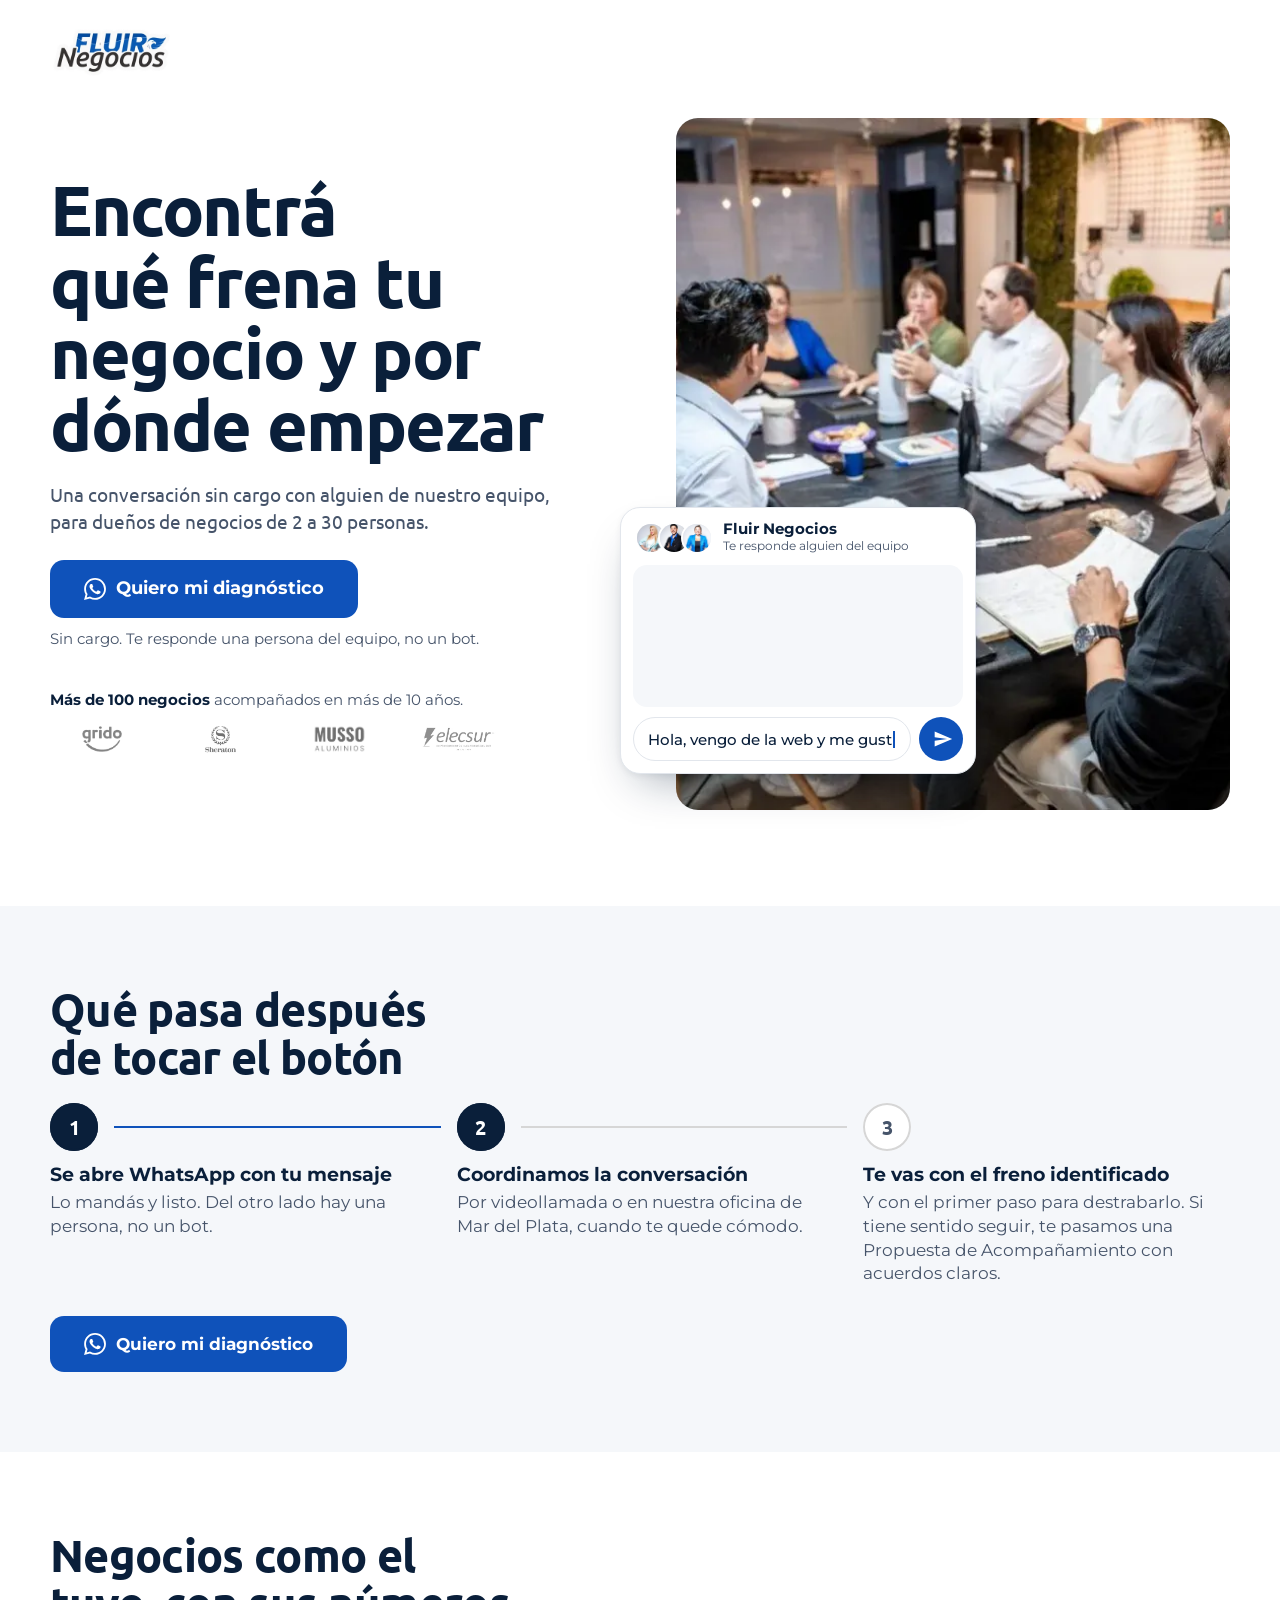
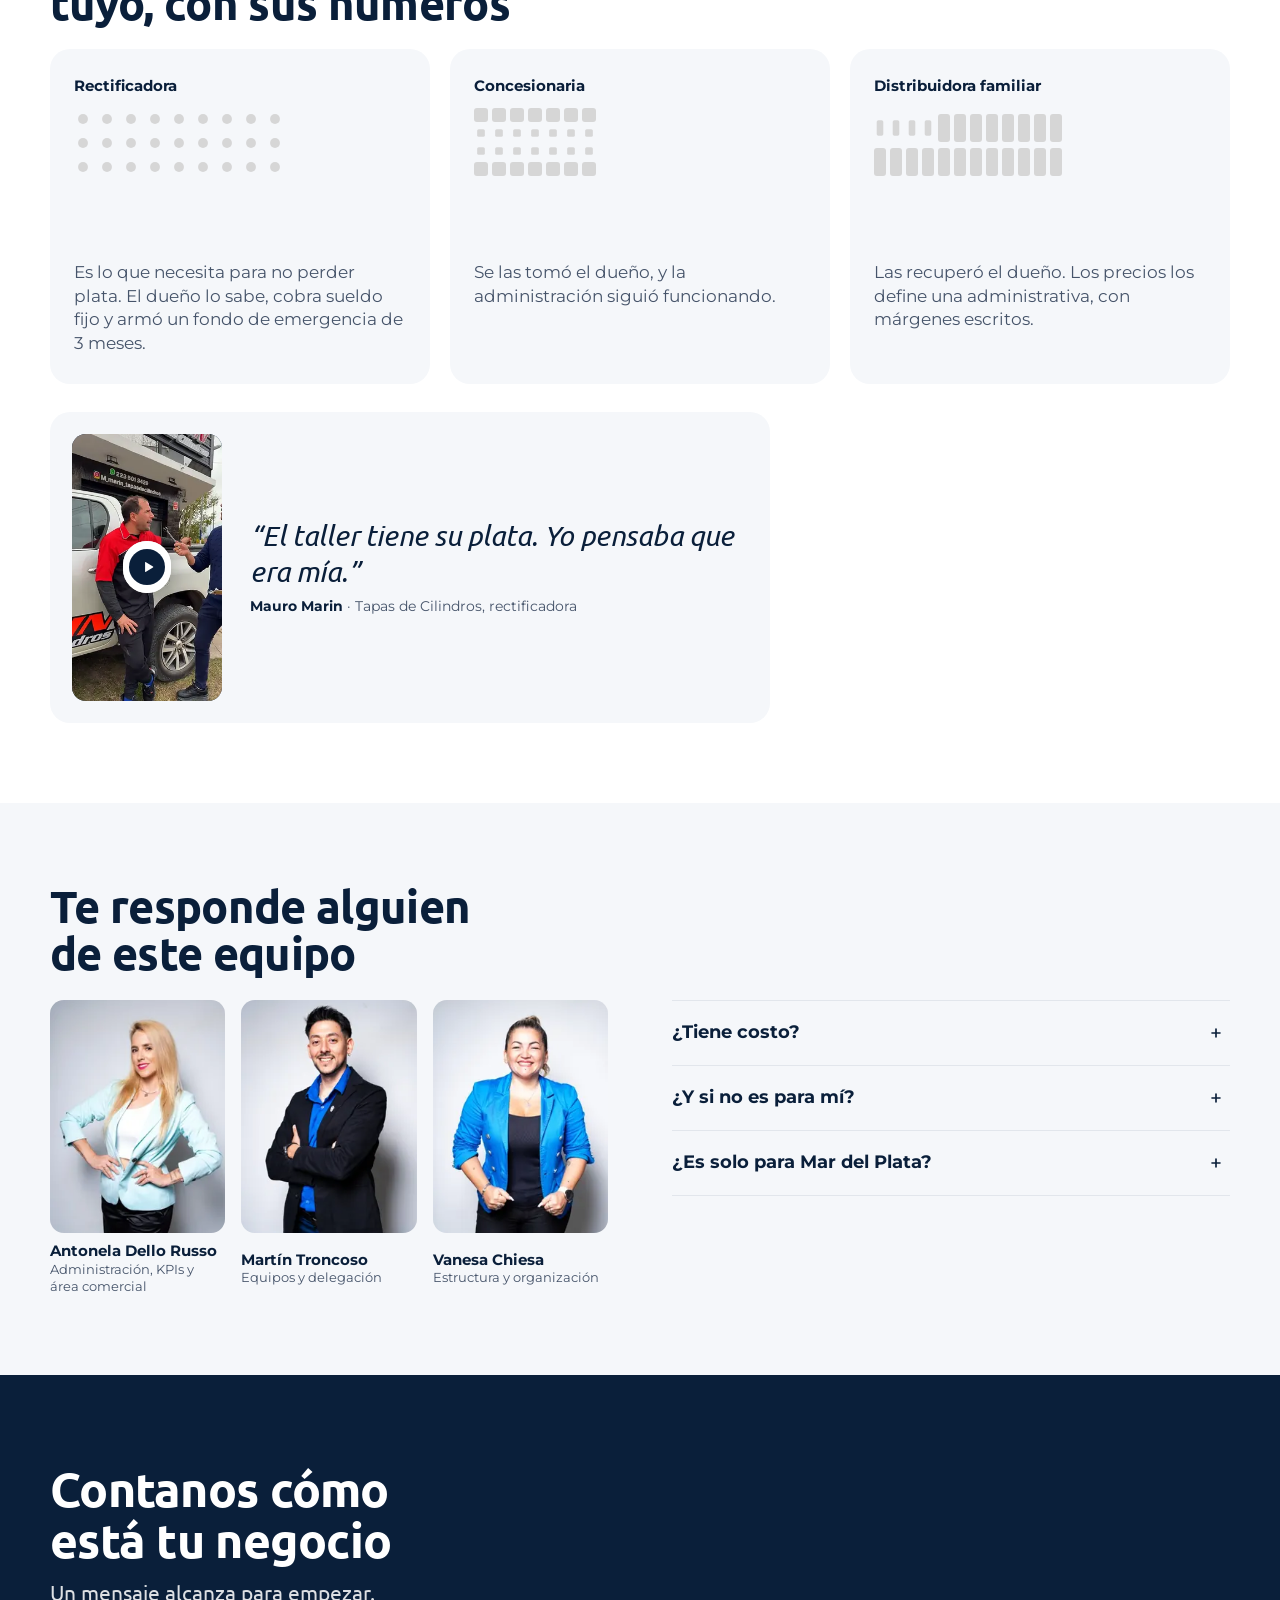
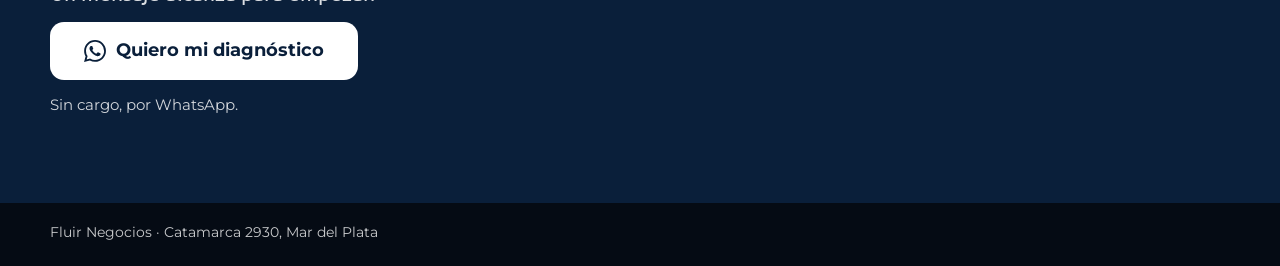
<file: pages/diagnostico.html>
<!DOCTYPE html>
<html lang="es-AR">
<head>
<meta charset="UTF-8">
<meta name="viewport" content="width=device-width, initial-scale=1">
<!-- La landing vieja de campañas se mudó a /diagnostico/.
     Se conservan los parámetros (utm_*, h, fbclid) para que la medición y el titular sigan funcionando.
     Sin píxel acá: el PageView lo dispara la página de destino. -->
<script>location.replace('/diagnostico/' + location.search + location.hash);</script>
<meta http-equiv="refresh" content="0; url=/diagnostico/">
<meta name="robots" content="noindex">
<link rel="canonical" href="https://fluirnegocios.com/diagnostico/">
<title>Diagnóstico sin cargo | Fluir Negocios</title>
</head>
<body>
<p>Esta página se mudó a <a href="/diagnostico/">fluirnegocios.com/diagnostico</a>.</p>
</body>
</html>
</file>
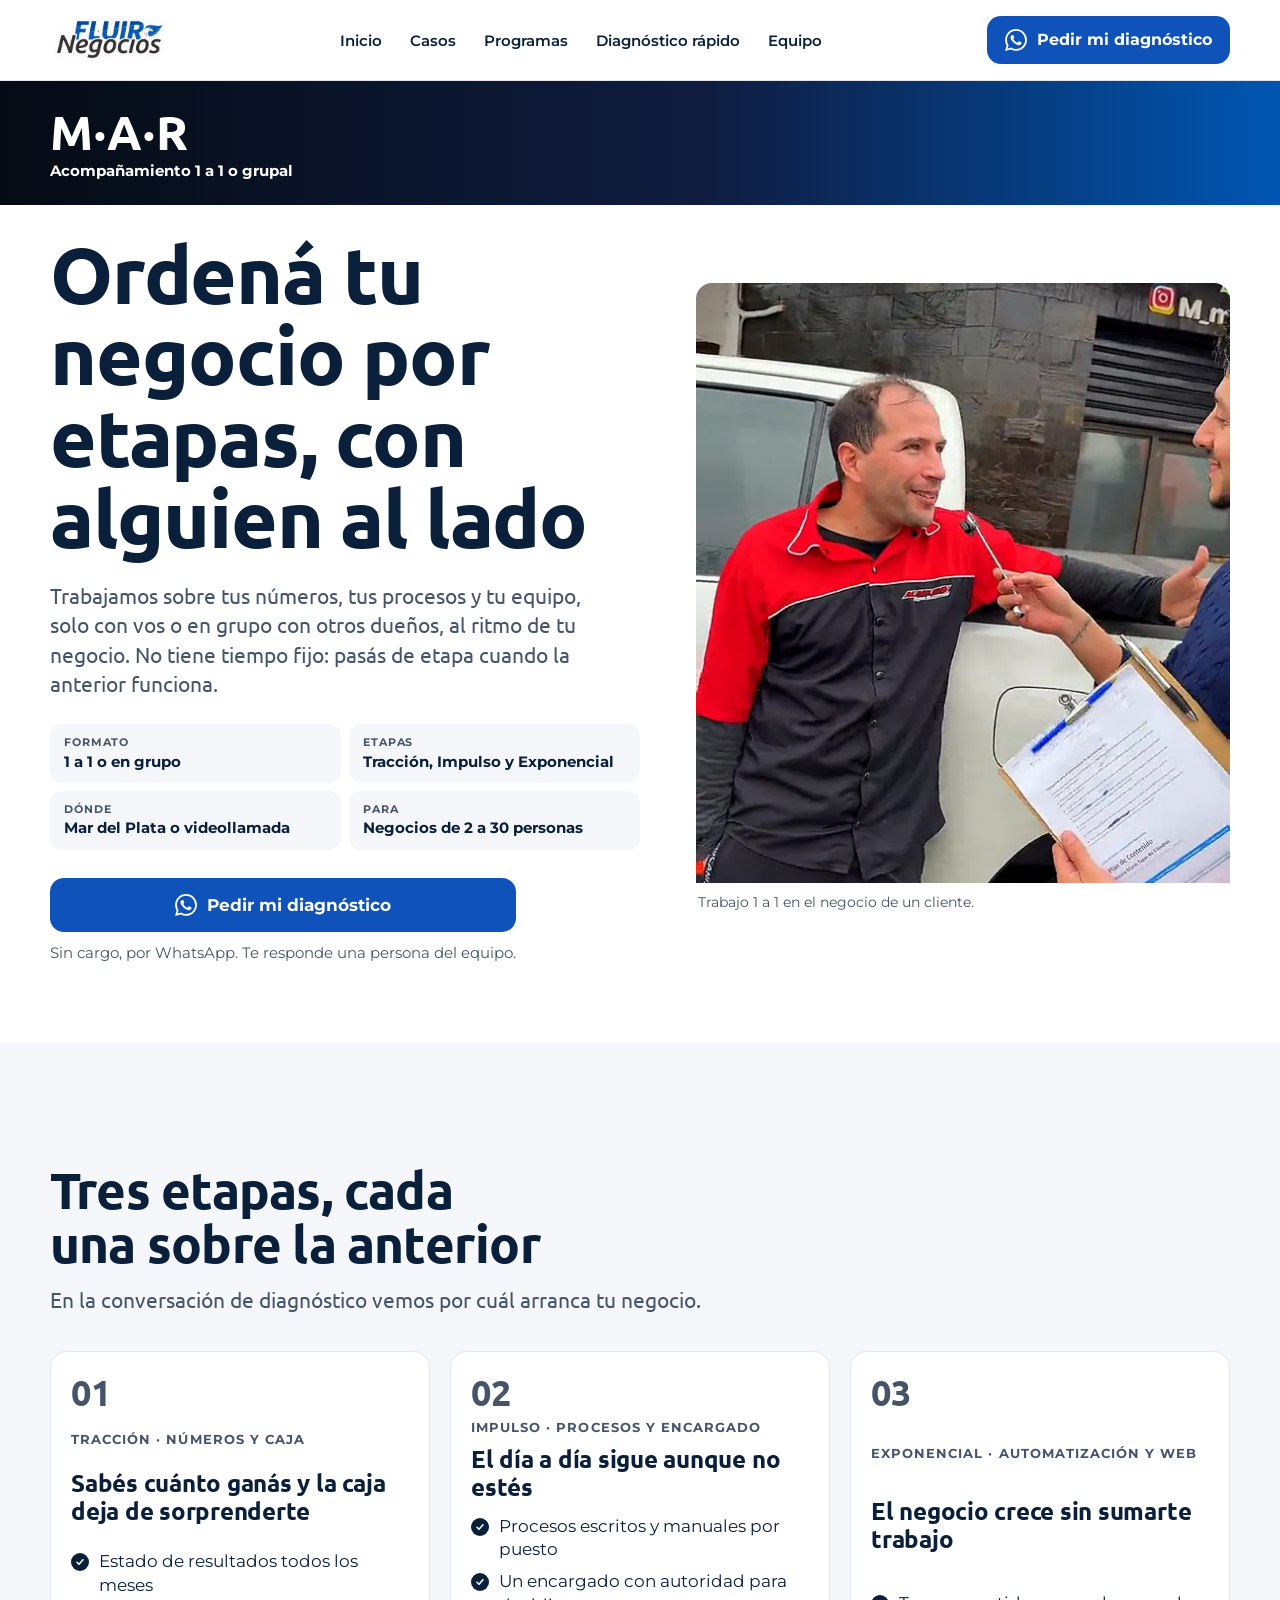
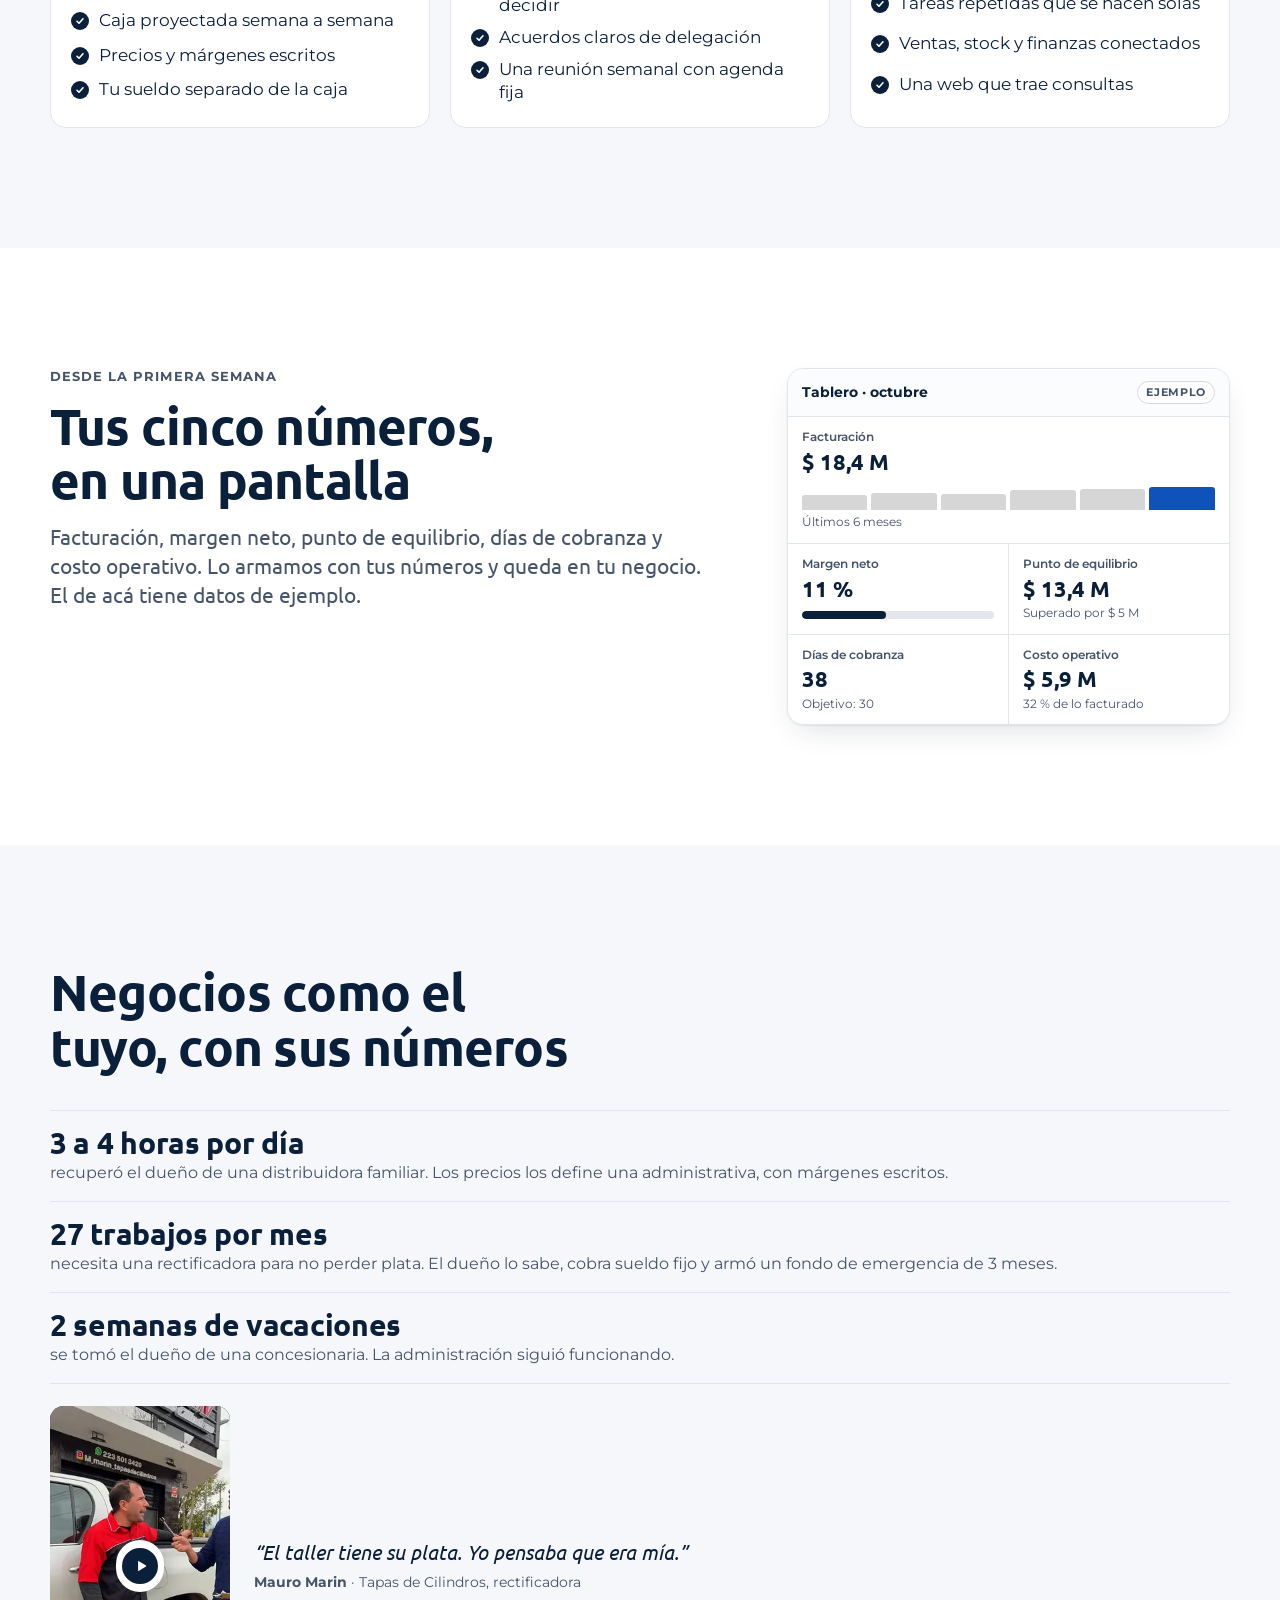
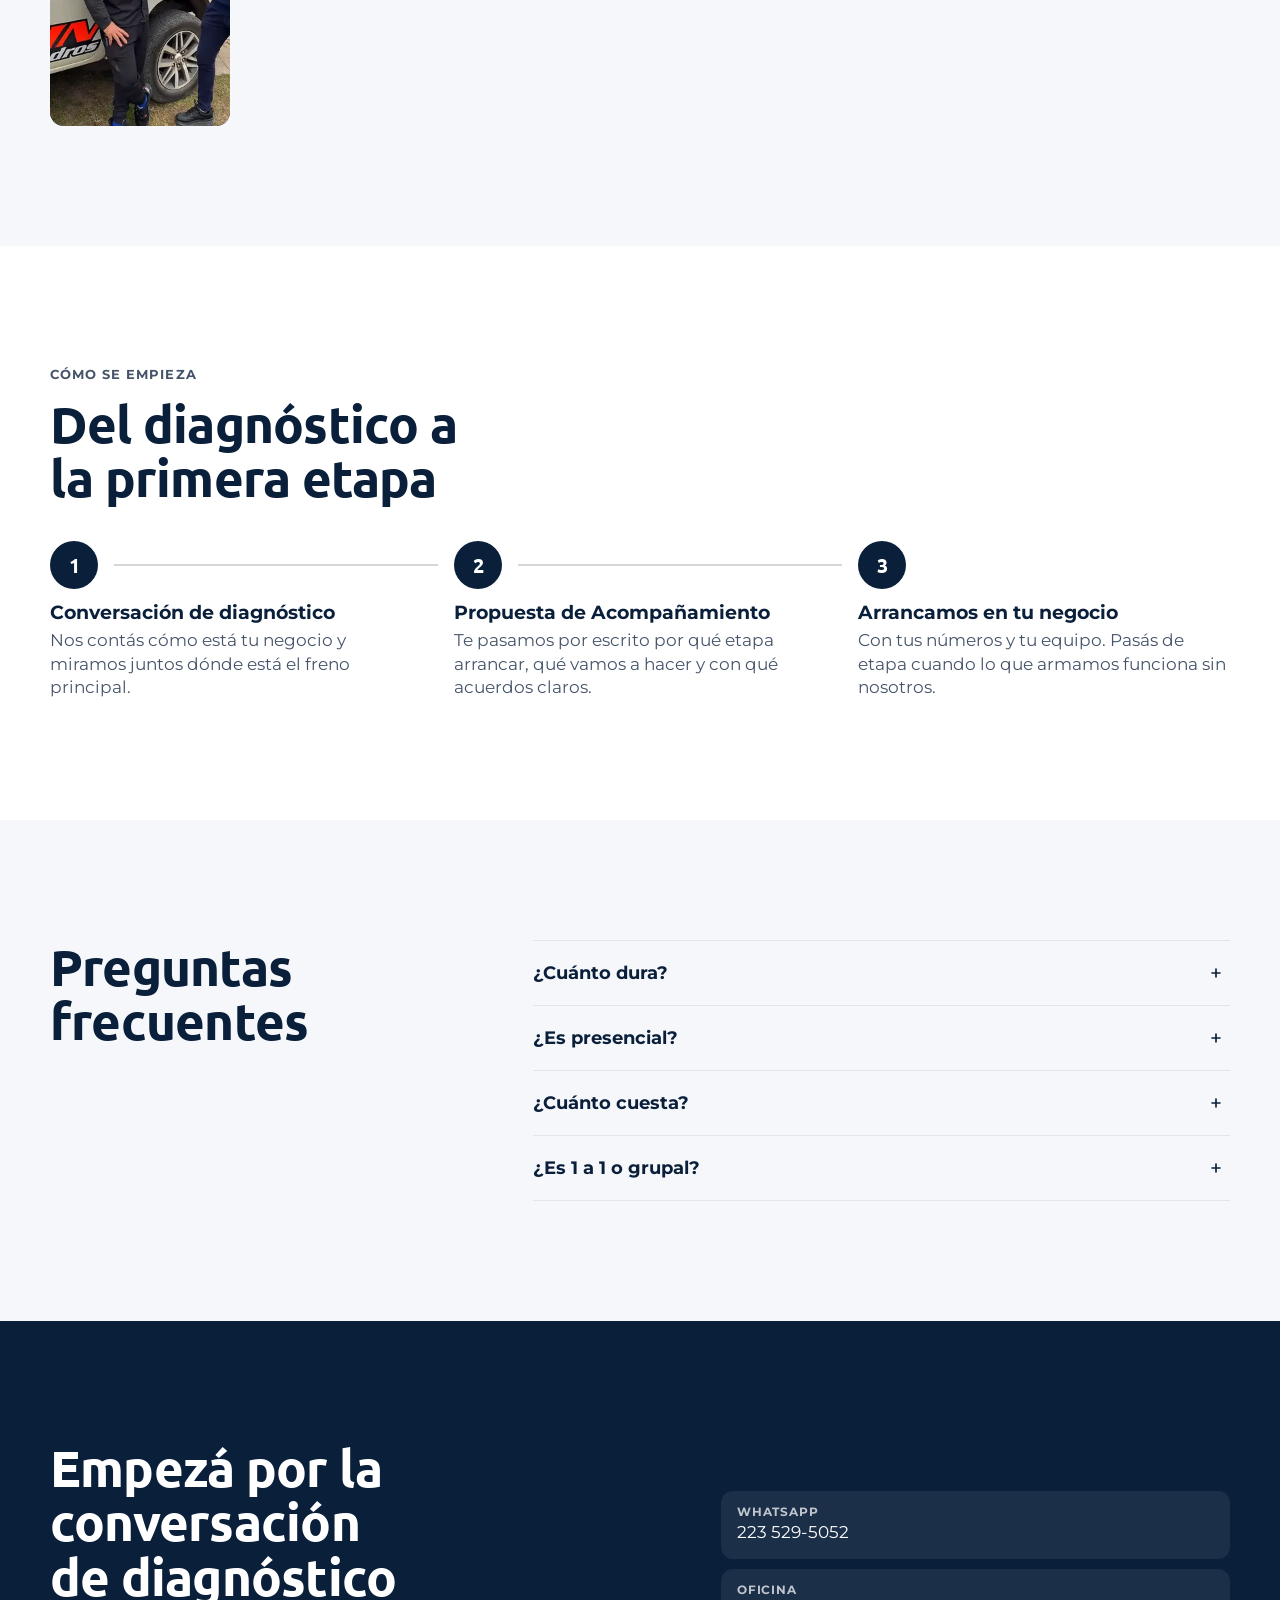
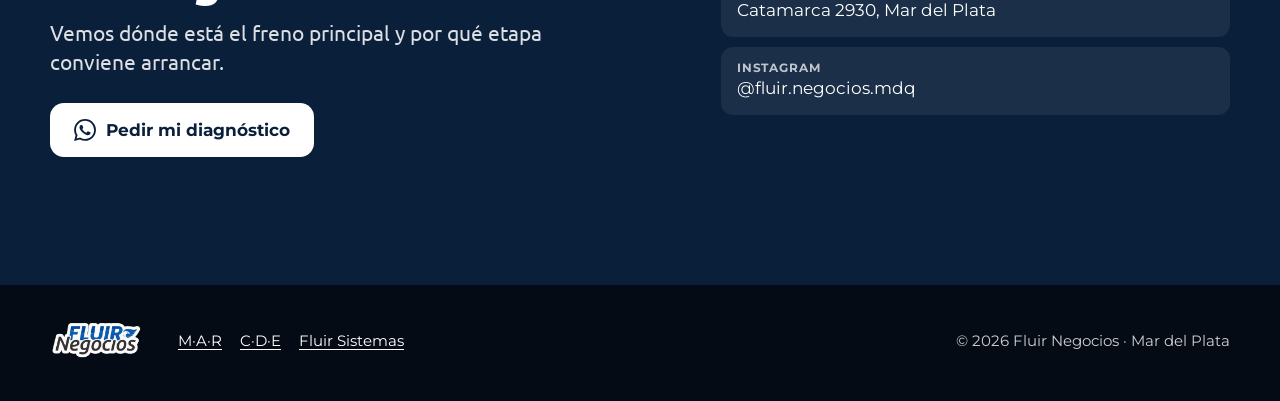
<file: pages/mar.html>
<!DOCTYPE html>
<html lang="es-AR">
<head>
<meta charset="UTF-8">
<meta name="viewport" content="width=device-width, initial-scale=1, viewport-fit=cover">

<!-- Medición: píxel de Meta 2089699688631959, GA4 G-FYF1E7Y5TY y GTM GTM-W9R963MW.
     El píxel carga de inmediato, con el código estándar de Meta: la campaña web optimiza por
     vistas de la página de destino y necesita el PageView apenas abre la página.
     GA4 y GTM (el contenedor de GTM está vacío) se descargan al primer toque, scroll o tecla,
     o 3 s después de cargar; sus eventos quedan en cola desde el primer momento.
     Para cargarlos también de inmediato: FN_ETIQUETAS_YA = true. -->
<script>
  !function(f,b,e,v,n,t,s)
  {if(f.fbq)return;n=f.fbq=function(){n.callMethod?
  n.callMethod.apply(n,arguments):n.queue.push(arguments)};
  if(!f._fbq)f._fbq=n;n.push=n;n.loaded=!0;n.version='2.0';
  n.queue=[];t=b.createElement(e);t.async=!0;
  t.src=v;s=b.getElementsByTagName(e)[0];
  s.parentNode.insertBefore(t,s)}(window, document,'script',
  'https://connect.facebook.net/en_US/fbevents.js');
  fbq('init', '2089699688631959');
  fbq('track', 'PageView');
</script>
<script>
  window.FN_ETIQUETAS_YA = false;
  window.dataLayer = window.dataLayer || [];
  window.dataLayer.push({ 'gtm.start': new Date().getTime(), event: 'gtm.js' });
  function gtag(){dataLayer.push(arguments);}
  gtag('js', new Date());
  gtag('config', 'G-FYF1E7Y5TY');
  (function () {
    var listo = false, eventos = ['pointerdown', 'touchstart', 'keydown', 'scroll', 'wheel'];
    function cargar() {
      if (listo) return; listo = true;
      eventos.forEach(function (e) { removeEventListener(e, cargar, { passive: true }); });
      ['https://www.googletagmanager.com/gtm.js?id=GTM-W9R963MW',
       'https://www.googletagmanager.com/gtag/js?id=G-FYF1E7Y5TY'].forEach(function (src) {
        var s = document.createElement('script'); s.async = true; s.src = src; document.head.appendChild(s);
      });
    }
    if (window.FN_ETIQUETAS_YA) return cargar();
    eventos.forEach(function (e) { addEventListener(e, cargar, { passive: true }); });
    addEventListener('load', function () { setTimeout(cargar, 3000); });
  })();
</script>
<noscript><img height="1" width="1" style="display:none" alt="" src="https://www.facebook.com/tr?id=2089699688631959&ev=PageView&noscript=1" /></noscript>

<script>
  if (location.protocol === 'http:' && /(^|\.)fluirnegocios\.com$/.test(location.hostname)) {
    location.replace(location.href.replace(/^http:/, 'https:'));
  }
</script>
<title>M·A·R — Acompañamiento 1 a 1 o grupal para dueños de negocios | Fluir Negocios</title>
<meta name="description" content="Acompañamiento 1 a 1 o grupal para dueños de negocios de 2 a 30 personas, por etapas: Tracción (números y caja), Impulso (procesos y encargado) y Exponencial (automatización y web). Mar del Plata, Argentina y Latinoamérica.">
<link rel="canonical" href="https://fluirnegocios.com/pages/mar.html">
<meta name="theme-color" content="#0A1F3A">

<meta property="og:title" content="M·A·R | Ordená tu negocio por etapas, con alguien al lado">
<meta property="og:description" content="Acompañamiento 1 a 1 o grupal para dueños de negocios de 2 a 30 personas, por etapas: Tracción (números y caja), Impulso (procesos y encargado) y Exponencial (automatización y web). Mar del Plata, Argentina y Latinoamérica.">
<meta property="og:image" content="https://fluirnegocios.com/assets/og/og-mar-v3.jpg">
<meta property="og:image:width" content="1200">
<meta property="og:image:height" content="630">
<meta property="og:type" content="website">
<meta property="og:url" content="https://fluirnegocios.com/pages/mar.html">
<meta property="og:locale" content="es_AR">
<meta property="og:site_name" content="Fluir Negocios">
<meta name="twitter:card" content="summary_large_image">
<meta name="twitter:title" content="M·A·R | Ordená tu negocio por etapas, con alguien al lado">
<meta name="twitter:description" content="Acompañamiento 1 a 1 o grupal para dueños de negocios de 2 a 30 personas, por etapas: Tracción (números y caja), Impulso (procesos y encargado) y Exponencial (automatización y web). Mar del Plata, Argentina y Latinoamérica.">
<meta name="twitter:image" content="https://fluirnegocios.com/assets/og/og-mar-v3.jpg">

<link rel="icon" href="../assets/logos/favicon.png" type="image/png">
<link rel="preconnect" href="https://fonts.googleapis.com">
<link rel="preconnect" href="https://fonts.gstatic.com" crossorigin>
<link rel="stylesheet" href="https://fonts.googleapis.com/css2?family=Montserrat:wght@400;600;700&family=Ubuntu:ital,wght@0,400;0,700;1,400&display=swap" media="print" onload="this.media='all'">
<noscript><link rel="stylesheet" href="https://fonts.googleapis.com/css2?family=Montserrat:wght@400;600;700&family=Ubuntu:ital,wght@0,400;0,700;1,400&display=swap"></noscript>
<style id="css-critico">:root{--zafiro:#0F52BA;--zafiro-hover:#0B4396;--navy:#0A1F3A;--navy-profundo:#050B14;--cian:#00B4D8;--gris-fondo:#F5F7FA;--gris:#D6D6D6;--azul-fluir:#014BA0;--tinta:#0A1F3A;--tinta-2:#46546A;--linea:#E2E6EC;--blanco:#FFFFFF;--ubuntu:"Ubuntu","Ubuntu-respaldo",system-ui,sans-serif;--montserrat:"Montserrat","Montserrat-respaldo",system-ui,sans-serif;--borde:16px;--borde-chico:10px;--ancho:1180px;--lado:20px;--bloque:72px;--barra-alto:0px;--foco:var(--navy)}@font-face{font-family:"Ubuntu-respaldo";src:local("Arial");font-weight:400;size-adjust:100%;ascent-override:93.2%;descent-override:18.9%;line-gap-override:0%}@font-face{font-family:"Ubuntu-respaldo";src:local("Arial Bold"),local("Arial-BoldMT");font-weight:700;size-adjust:98%;ascent-override:95.1%;descent-override:19.3%;line-gap-override:0%}@font-face{font-family:"Montserrat-respaldo";src:local("Arial");font-weight:400;size-adjust:111.5%;ascent-override:86.8%;descent-override:22.5%;line-gap-override:0%}@font-face{font-family:"Montserrat-respaldo";src:local("Arial Bold"),local("Arial-BoldMT");font-weight:600 700;size-adjust:109.5%;ascent-override:88.4%;descent-override:22.9%;line-gap-override:0%}*,*::before,*::after{box-sizing:border-box}html{-webkit-text-size-adjust:100%;text-size-adjust:100%;scroll-behavior:smooth}@media (prefers-reduced-motion:reduce){html{scroll-behavior:auto}}body{margin:0;background:var(--blanco);color:var(--tinta);font:400 1.0625rem/1.4 var(--montserrat);overflow-x:hidden}img,video,svg{display:block;max-width:100%}img{height:auto}a{color:var(--zafiro);text-underline-offset:3px}h1,h2,h3,h4,p,ol,ul,figure,blockquote,dl,dd{margin:0}ul[role="list"],ol[role="list"]{list-style:none;padding:0}button,input{font:inherit;color:inherit}[hidden]{display:none !important}:focus-visible{outline:3px solid var(--foco);outline-offset:3px;border-radius:6px}.oscuro{--foco:#FFFFFF}.solo-lector{position:absolute !important;width:1px;height:1px;padding:0;margin:-1px;overflow:hidden;clip:rect(0 0 0 0);white-space:nowrap;border:0}.saltar{position:absolute;left:12px;top:-60px;z-index:50;background:var(--navy);color:#fff;padding:12px 16px;border-radius:8px;font-weight:700}.saltar:focus{top:12px}.titular,h1,h2{font-family:var(--ubuntu);font-weight:700;letter-spacing:-0.015em;text-wrap:balance}h1{font-size:clamp(2.45rem,9.6vw,4.6rem);line-height:1.02}h2{font-size:clamp(1.95rem,7.2vw,3.2rem);line-height:1.06}h3{font-family:var(--montserrat);font-weight:700;font-size:1.1875rem;line-height:1.25}.bajada{font-family:var(--ubuntu);font-weight:400;font-size:1.1875rem;line-height:1.4;color:var(--tinta-2);text-wrap:pretty}.oscuro .bajada{color:rgba(255,255,255,0.86)}.antetitulo{font:700 0.8125rem/1.3 var(--montserrat);letter-spacing:0.08em;text-transform:uppercase;color:var(--tinta-2)}.oscuro .antetitulo{color:rgba(255,255,255,0.78)}.cita{font-family:var(--ubuntu);font-style:italic;font-weight:400}.contenedor{width:100%;max-width:calc(var(--ancho) + var(--lado) * 2);margin:0 auto;padding:0 var(--lado)}.bloque{padding:var(--bloque) 0}.bloque--gris{background:var(--gris-fondo)}.oscuro{background:var(--navy);color:#fff}.cabeza{display:grid;gap:14px;margin-bottom:36px;max-width:46rem}.boton{display:inline-flex;align-items:center;justify-content:center;gap:10px;min-height:54px;padding:14px 24px;border:0;border-radius:14px;background:var(--zafiro);color:#fff;text-decoration:none;cursor:pointer;font:700 1.0625rem/1.2 var(--montserrat);text-align:center;transition:background-color 0.15s ease,transform 0.15s ease}.boton:hover{background:var(--zafiro-hover)}.boton:active{transform:translateY(1px)}.boton svg{width:22px;height:22px;flex:none}.boton--claro{background:#fff;color:var(--navy)}.boton--claro:hover{background:#E9EEF5}.boton--ancho{width:100%}.boton--chico{min-height:48px;padding:10px 18px;font-size:1rem}.enlace{display:inline-flex;align-items:center;gap:8px;min-height:48px;font-weight:700;color:var(--zafiro);text-decoration:underline;text-decoration-thickness:2px;text-underline-offset:5px}.enlace:hover{text-decoration-thickness:3px}.oscuro .enlace{color:#fff}.nota{font-size:0.9375rem;color:var(--tinta-2)}.oscuro .nota{color:rgba(255,255,255,0.8)}.cabecera{position:relative;z-index:5;background:#fff;border-bottom:1px solid var(--linea)}.cabecera .contenedor{display:flex;align-items:center;justify-content:space-between;gap:16px;min-height:68px}.marca{display:inline-flex;align-items:center;min-height:48px}.marca img{width:108px;height:auto}.menu{display:none}.cabecera__accion{display:none}.portada{padding:28px 0 56px;background:#fff}.portada__grilla{display:grid;gap:32px}.portada__texto{display:grid;gap:18px;align-content:start}.portada .bajada{max-width:34rem}.portada__accion{display:grid;gap:10px;margin-top:6px}.portada__accion .nota{text-align:center}.cifras{display:grid;grid-template-columns:1fr 1fr;gap:10px 20px;margin-top:8px;padding-top:18px;border-top:1px solid var(--linea)}.cifra{display:grid;gap:2px}.cifra b{font:700 1.6rem/1 var(--ubuntu)}.cifra span{font-size:0.9375rem;color:var(--tinta-2)}.oscuro .cifra span{color:rgba(255,255,255,0.8)}.mosaico{display:grid;grid-template-columns:repeat(3,1fr);gap:8px}.mosaico figure{position:relative;border-radius:14px;overflow:hidden;background:var(--gris-fondo);aspect-ratio:4 / 5}.mosaico img{width:100%;height:100%;object-fit:cover}.mosaico figcaption{position:absolute;left:6px;bottom:6px;right:6px;font:700 0.75rem/1.2 var(--montserrat);color:var(--navy);background:rgba(255,255,255,0.94);padding:5px 7px;border-radius:7px;width:fit-content;max-width:calc(100% - 12px)}.clientes{background:var(--navy-profundo);color:#fff;padding:36px 0}.clientes p{text-align:center;margin-bottom:18px}.logos{display:grid;grid-template-columns:repeat(3,1fr);gap:18px 14px;align-items:center}.logos li{display:grid;place-items:center;height:48px}.logos img{max-height:40px;max-width:100%;width:auto;object-fit:contain;opacity:0.92}.rueda{background:var(--navy);color:#fff}.rapido{display:grid;grid-template-columns:minmax(0,1fr);gap:20px}.rapido__cabeza{margin-bottom:0}.tarjeta{background:#fff;color:var(--tinta);border-radius:var(--borde);--foco:var(--navy)}.rapido__tarjeta{display:grid;grid-template-rows:1fr;min-height:var(--alto-rapido,0);padding:16px 16px 14px;border-radius:20px;box-shadow:0 24px 48px -24px rgba(0,0,0,0.5)}.rapido__tarjeta .boton{min-height:50px;font-size:1rem}.rapido__tarjeta .campo{gap:4px}.rapido__tarjeta .campo label{font-size:0.9375rem}.rapido__tarjeta .campo input{min-height:48px;padding:10px 12px;font-size:1rem}.rapido__titulo{font:700 1.375rem/1.15 var(--ubuntu);letter-spacing:-0.01em;outline:none;text-wrap:balance}.rapido__error{padding:8px 10px;border-radius:10px;background:#FFF0F0;color:#8A1418;font-weight:600;font-size:0.875rem}.rapido__intro,.rapido__datos{display:flex;flex-direction:column;gap:12px}.rapido__intro .campo{margin-top:auto}.rapido__datos>p:not(.nota):not(.rapido__error){color:var(--tinta-2);font-size:0.9375rem}.rapido__intro .nota,.rapido__datos .nota{text-align:center;font-size:0.8125rem}.rapido__beneficios{display:grid;gap:8px}.rapido__beneficios li{position:relative;padding-left:28px;font-size:0.9375rem;font-weight:600;line-height:1.3}.rapido__beneficios li::before{content:"";position:absolute;left:0;top:0;width:19px;height:19px;border-radius:50%;background:var(--navy) url("data:image/svg+xml,%3Csvg xmlns='http://www.w3.org/2000/svg' viewBox='0 0 20 20'%3E%3Cpath d='M5.5 10.5l3 3 6-6.5' fill='none' stroke='%23fff' stroke-width='2.2' stroke-linecap='round' stroke-linejoin='round'/%3E%3C/svg%3E") center / 19px no-repeat}.rapido__campos{display:grid;grid-template-columns:1fr 1fr;gap:10px;align-items:end}.rapido__campo-ancho{grid-column:1 / -1}.rapido__campos>*{min-width:0}.rapido__campos input{width:100%;min-width:0}.rapido__campos .campo label span{font-weight:500;color:var(--tinta-2)}.rapido__tarjeta .campo input[aria-invalid="true"]{border-color:#B42318}.rapido__preguntas{display:flex;flex-direction:column;gap:10px}.rapido__arriba{display:flex;justify-content:space-between;align-items:baseline;gap:12px}.rapido__paso{font-size:0.8125rem;color:var(--tinta-2)}.rapido__paso b{color:var(--tinta)}.rapido__area{font:700 0.8125rem/1.2 var(--montserrat);color:var(--zafiro)}.rapido__progreso{display:grid;grid-auto-flow:column;grid-auto-columns:1fr;gap:3px}.rapido__progreso i{height:4px;border-radius:99px;background:var(--linea)}.rapido__progreso i.hecha{background:var(--navy)}.rapido__progreso i.actual{background:var(--zafiro)}.rapido__animo{padding:7px 10px;border-radius:8px;background:var(--gris-fondo);color:var(--tinta-2);font-size:0.8125rem;line-height:1.3}.rapido__pregunta{display:grid;gap:12px;padding-top:2px}.rapido__q{font:700 1.1875rem/1.25 var(--ubuntu);letter-spacing:-0.01em;outline:none;text-wrap:pretty}.rapido__q span{display:block;margin-top:2px;font:600 0.8125rem/1.3 var(--montserrat);color:var(--tinta-2);letter-spacing:0}.rapido__opciones{display:grid;grid-template-columns:repeat(3,1fr);gap:8px}.rapido__opciones button{min-height:48px;padding:6px;border-radius:12px;border:2px solid var(--linea);background:#fff;color:var(--navy);font:700 1rem/1.1 var(--montserrat);cursor:pointer}.rapido__opciones button:hover{border-color:var(--navy)}.rapido__opciones button[aria-pressed="true"]{background:var(--navy);border-color:var(--navy);color:#fff}.rapido__opciones button:disabled{opacity:0.45;cursor:not-allowed;border-color:var(--linea)}.rapido__opciones--lista{grid-template-columns:1fr 1fr;gap:6px}.rapido__opciones--lista button{min-height:48px;padding:6px 10px;text-align:left;font-size:0.875rem;line-height:1.2}.rapido__pie{display:flex;justify-content:space-between;align-items:center;gap:12px;margin-top:auto}.rapido__seguir.boton{min-height:48px;padding:10px 26px}.rapido__seguir.boton:disabled{opacity:0.45;cursor:not-allowed}.rapido__volver,.rapido__otra{min-height:48px;padding:0;border:0;background:none;cursor:pointer;color:var(--tinta-2);font:600 0.875rem/1.2 var(--montserrat);text-decoration:underline;text-underline-offset:3px}.rapido__otra{justify-self:center;min-height:44px}.rapido__resultado{display:grid;gap:10px;align-content:start}.rapido__hola{font-size:0.875rem;color:var(--tinta-2)}.rapido__resultado #diag-texto{font-size:0.9375rem;line-height:1.4;color:var(--tinta)}.rapido__bloque{display:grid;gap:6px;padding-top:10px;border-top:1px solid var(--linea)}.rapido__bloque .diagnostico__pasos{gap:4px;font-size:0.9375rem;line-height:1.35}.rapido__ayuda p{font-size:0.9375rem;line-height:1.4}.rapido__ayuda a{font-weight:700;color:var(--navy);white-space:nowrap}.rapido__programas{display:grid;gap:6px;margin:0;padding:0;list-style:none}.rapido__programa{padding:8px 12px 10px;border:1px solid var(--linea);border-radius:12px}.rapido__programa--recomendado{border:2px solid var(--navy)}.rapido__ayuda .rapido__programa-nombre{display:flex;flex-wrap:wrap;align-items:center;gap:4px 8px;margin-bottom:2px}.rapido__programa-nombre b{font:700 1.0625rem/1.2 var(--ubuntu);color:var(--navy)}.rapido__programa-nombre span{font:600 0.8125rem/1.2 var(--montserrat);color:var(--tinta-2)}.rapido__programa--recomendado .rapido__programa-nombre span{padding:3px 9px;border-radius:99px;background:var(--navy);color:#fff}.rapido__resultado .nota{text-align:center;font-size:0.8125rem}@media (prefers-reduced-motion:no-preference){.rapido__opciones button{transition:border-color 0.15s ease,background-color 0.15s ease,color 0.15s ease,transform 0.15s ease}.rapido__opciones button:active{transform:scale(0.97)}.rapido__progreso i{transition:background-color 0.25s ease}.rapido__pregunta.entra{animation:rapido-entra 0.32s cubic-bezier(0.2,0.8,0.2,1)}.rapido__preguntas.pasando .rapido__q{opacity:0.5;transition:opacity 0.2s ease}}.campo{display:grid;gap:6px}.campo label{font-weight:700;font-size:0.9375rem}.campo input{min-height:52px;padding:12px 14px;border:1.5px solid #9AA6B5;border-radius:12px;background:#fff;font-size:1.0625rem}.campo input:focus{outline:3px solid var(--navy);outline-offset:1px;border-color:var(--navy)}.oscuro .paso::before{background:#fff;color:var(--navy)}.oscuro .paso::after{background:rgba(255,255,255,0.25)}.oscuro .paso p{color:rgba(255,255,255,0.82)}.barra-inferior{position:fixed;left:0;right:0;bottom:0;z-index:20;padding:10px var(--lado) calc(10px + env(safe-area-inset-bottom));background:#fff;border-top:1px solid var(--linea);box-shadow:0 -6px 20px rgba(10,31,58,0.08);transform:translateY(110%);transition:transform 0.25s ease,visibility 0.25s;visibility:hidden}.barra-inferior.visible{transform:none;visibility:visible}.barra-inferior .boton{width:100%;min-height:52px}.con-barra{--barra-alto:calc(74px + env(safe-area-inset-bottom))}@media (prefers-reduced-motion:reduce){.barra-inferior{transition:none}}.campana .portada{padding-top:20px;padding-bottom:40px}.campana .cabecera{border-bottom:0}.campana .cabecera .contenedor{min-height:60px;justify-content:flex-start}.campana .bloque{padding:52px 0}.campana .cabeza{margin-bottom:26px}@media (min-width:720px){:root{--lado:32px;--bloque:96px}.portada{padding:48px 0 80px}.portada__accion{grid-template-columns:auto;justify-content:start}.portada__accion .nota{text-align:left}.mosaico{gap:12px}.logos{grid-template-columns:repeat(6,1fr)}}@media (min-width:1024px){:root{--bloque:120px}.menu{display:flex;gap:4px}.menu a{display:inline-flex;align-items:center;min-height:48px;padding:0 12px;color:var(--tinta);text-decoration:none;font-weight:600;font-size:0.9375rem;border-radius:8px}.menu a:hover{background:var(--gris-fondo)}.cabecera__accion{display:inline-flex}.cabecera .contenedor{min-height:80px}.marca img{width:124px}.portada__grilla{grid-template-columns:1.05fr 0.95fr;gap:56px;align-items:center}.portada__texto{gap:22px}.bajada{font-size:1.3125rem}.mosaico{grid-template-columns:1.25fr 1fr;grid-template-rows:1fr 1fr;gap:14px;height:600px}.mosaico figure{aspect-ratio:auto;border-radius:18px}.mosaico figure:first-child{grid-row:span 2}.mosaico figcaption{left:12px;bottom:12px;font-size:0.875rem;padding:7px 10px}.logos{grid-template-columns:repeat(12,1fr)}.clientes p{margin-bottom:22px}}@media (min-width:1280px){h1{font-size:5rem}}.recortes{position:relative;margin:0;min-height:232px;padding:22px 20px 30px;overflow:hidden;background:linear-gradient(160deg,#E6EDF7 0%,#F5F7FA 70%)}.recorte{position:relative;display:block;padding-top:14px;border-radius:10px;overflow:hidden;background:#fff;box-shadow:0 20px 36px -20px rgba(10,31,58,0.5),0 1px 3px rgba(10,31,58,0.1)}.recorte::before{content:"";position:absolute;top:4px;left:9px;width:6px;height:6px;border-radius:50%;background:#D6D6D6;box-shadow:10px 0 0 #D6D6D6,20px 0 0 #D6D6D6}.recorte img{display:block;width:100%;height:auto}.recorte--atras{width:74%;max-width:360px;transform:rotate(-2.5deg)}.recorte--frente{position:absolute;right:18px;bottom:20px;width:70%;max-width:340px;transform:rotate(1.5deg)}.recortes--grande{border-radius:22px;min-height:300px;padding:26px 22px 40px}.recortes--grande .recorte--atras{width:80%;max-width:470px}.recortes--grande .recorte--frente{width:68%;max-width:420px;right:20px;bottom:26px}@media (min-width:720px){.recortes{min-height:280px}.recortes--grande{min-height:380px}}.rapido__tarjeta{--alto-rapido:412px}@media (max-width:359px){.rapido__tarjeta{--alto-rapido:460px}}@media (min-width:390px){.rapido__tarjeta{--alto-rapido:416px}}@media (min-width:414px){.rapido__tarjeta{--alto-rapido:396px}}@media (min-width:560px){.rapido__tarjeta{--alto-rapido:390px}}@media (min-width:1024px){.rapido__tarjeta{--alto-rapido:410px}}body.rapido-pagina{display:flex;flex-direction:column;min-height:100vh;min-height:100dvh;background:var(--navy)}body.rapido-pagina main{flex:1;display:flex;flex-direction:column}.rapido-pagina .dg-cabecera{padding-bottom:14px;background:#fff}.rapido-pagina__bloque{flex:1;display:flex;align-items:center}.rapido-pagina__bloque{padding:36px 0 56px}body.rapido-pagina h1{color:#fff;font-size:clamp(2.2rem,9vw,3.6rem);line-height:1.04}.rapido__equipo{display:flex;align-items:center;gap:10px;margin-top:4px;font-size:0.9375rem;color:rgba(255,255,255,0.86)}.rapido__equipo .dg-caras img{border-color:var(--navy)}@media (max-width:719px){.rapido-pagina .dg-cabecera{padding:10px 0}.rapido-pagina .dg-cabecera img{width:96px}.rapido-pagina__bloque{padding:14px 0 32px}.rapido-pagina .rapido{gap:12px}body.rapido-pagina h1{font-size:1.75rem}.rapido-pagina .rapido__cabeza .antetitulo,.rapido-pagina .rapido__cabeza .bajada,.rapido-pagina .rapido__equipo{display:none}}@media (max-width:389px){.rapido__tarjeta{padding:14px 12px 12px}.rapido__beneficios li{font-size:0.875rem}.rapido__q{font-size:1.125rem}}@media (min-width:1024px){.rapido{grid-template-columns:0.85fr 1.15fr;gap:64px;align-items:start}.rapido__cabeza{padding-top:32px}.rapido__tarjeta{padding:24px 24px 20px}.rapido__q{font-size:1.375rem}.rapido__titulo{font-size:1.5rem}}.cabeza--pegada{margin-bottom:8px}.tarjeta .nota,.tarjeta p{color:inherit}.tarjeta .nota{color:var(--tinta-2)}.con-barra .pie{padding-bottom:calc(36px + var(--barra-alto))}.con-barra .pie--chico{padding-bottom:calc(26px + var(--barra-alto))}@media (min-width:1024px){.campana h1{font-size:4.1rem}}.programa-cabeza{color:#fff}.programa-cabeza .contenedor{display:flex;flex-direction:column;align-items:flex-start;gap:6px;padding-top:22px;padding-bottom:20px}.programa-cabeza b{font:700 2.5rem/1 var(--ubuntu);letter-spacing:0.02em}.programa-cabeza span{font:700 0.9375rem/1.3 var(--montserrat)}.programa-cabeza--mar{background:linear-gradient(90deg,#050B14 0%,#0F1C3F 55%,#0056B3 100%)}.programa-cabeza--cde{background:linear-gradient(270deg,#20C997 0%,#48C6EF 30%,#0F52BA 58%,#0F52BA 100%)}.programa-cabeza--sistemas{background:var(--navy)}.programa-cabeza--cde b,.programa-cabeza--cde span{text-shadow:0 1px 2px rgba(5,11,20,0.25)}.portada--programa{padding-top:28px}.portada__foto{margin:0;border-radius:var(--borde);overflow:hidden;background:var(--gris-fondo)}.portada__foto img{width:100%;aspect-ratio:4 / 3;object-fit:cover}.portada__foto figcaption{font-size:0.875rem;color:var(--tinta-2);padding:10px 2px 0;background:#fff}.portada__visual{display:grid;align-content:center;padding:18px;border-radius:var(--borde);background:var(--gris-fondo)}.ficha{display:grid;grid-template-columns:1fr 1fr;gap:8px;margin-top:4px}.ficha li{display:grid;gap:2px;padding:12px 14px;border-radius:12px;background:var(--gris-fondo)}.ficha small{font:700 0.6875rem/1.2 var(--montserrat);letter-spacing:0.08em;text-transform:uppercase;color:var(--tinta-2)}.ficha b{font-size:0.9375rem;line-height:1.3}.tarjeta-simple{display:grid;gap:8px;align-content:start;padding:22px 20px;border-radius:var(--borde);background:#fff;border:1px solid var(--linea)}.tarjeta-simple h3{font:700 1.375rem/1.15 var(--ubuntu)}.tarjeta-simple>p{color:var(--tinta-2)}.tarjeta-simple .etiqueta{font:700 0.75rem/1.2 var(--montserrat);letter-spacing:0.08em;text-transform:uppercase;color:var(--tinta-2)}.cita-foto{display:grid;gap:0;border-radius:var(--borde);overflow:hidden;background:var(--gris-fondo)}.cita-foto img{width:100%;aspect-ratio:4 / 3;object-fit:cover}.cita-foto blockquote{padding:22px 20px 24px}.cita-foto blockquote p{font-family:var(--ubuntu);font-style:italic;font-size:1.375rem;line-height:1.3}.cita-foto blockquote footer{margin-top:10px;font-size:0.875rem;color:var(--tinta-2)}@media (min-width:720px){.ficha{grid-template-columns:repeat(4,1fr)}.cita-foto{grid-template-columns:1fr 1fr;align-items:center}.cita-foto img{height:100%;aspect-ratio:auto;min-height:360px}.cita-foto blockquote{padding:36px}}@media (min-width:1024px){.programa-cabeza .contenedor{padding-top:26px;padding-bottom:24px}.programa-cabeza b{font-size:3rem}.portada--programa .portada__grilla{grid-template-columns:1.05fr 0.95fr}.portada__foto img{aspect-ratio:4 / 5;max-height:600px}}@media (min-width:1024px){.portada--programa .ficha{grid-template-columns:1fr 1fr}}.cita-grande{margin-top:20px;padding:28px 22px;border-radius:var(--borde);background:var(--navy);color:#fff}.cita-grande blockquote p{font-family:var(--ubuntu);font-style:italic;font-size:clamp(1.375rem,4.6vw,2rem);line-height:1.3;max-width:40rem}.cita-grande blockquote footer{margin-top:14px;font-size:0.9375rem;color:rgba(255,255,255,0.82)}.cita-grande blockquote footer b{color:#fff}@media (min-width:720px){.cita-grande{padding:44px 48px}}.oscuro .puntos i{background:rgba(255,255,255,0.3)}.oscuro .puntos i.activo{background:#fff}@media (max-width:719px){:root{--bloque:56px}.cabeza{margin-bottom:24px;gap:10px}.recortes{min-height:0;padding:16px 14px 22px}.logos{grid-template-columns:repeat(4,1fr);gap:14px 10px}.logos li{height:40px}.logos img{max-height:32px}.clientes{padding:28px 0}.portada__foto img{aspect-ratio:16 / 10}}@media (min-width:1024px){.barra-inferior{display:none}.con-barra{--barra-alto:0px}}.ficha li>.enlace{min-height:48px}html:not([data-h]) [data-variante]:not([data-variante~="base"]),html[data-h="plata"] [data-variante]:not([data-variante~="plata"]),html[data-h="equipo"] [data-variante]:not([data-variante~="equipo"]),html[data-h="grupo"] [data-variante]:not([data-variante~="grupo"]){display:none !important}.dg-cabecera{padding:14px 0 0}.dg-cabecera img{width:112px;height:auto;display:block}.dg-portada{padding:20px 0 44px}.dg-portada__grilla{display:grid;gap:24px}.dg-texto{display:grid;gap:16px;align-content:start}.dg-texto h1{font-size:clamp(2.45rem,10vw,4.4rem);line-height:1.02;letter-spacing:-0.02em}.dg-texto .bajada{font-size:1.1875rem;max-width:32rem}.dg-accion{display:grid;gap:10px;margin-top:6px}.dg-accion .boton{min-height:58px;font-size:1.125rem}.dg-accion .nota{font-size:0.9375rem}.dg-escena{position:relative}.dg-escena__foto{margin:0;border-radius:22px;overflow:hidden;background:var(--gris-fondo)}.dg-escena__foto img{width:100%;aspect-ratio:16 / 10;object-fit:cover;object-position:50% 42%}html.dg-anima .dg-escena:not(.v-foto) .dg-escena__foto img{transform:scale(1.07)}.dg-chat{--dg-burbuja:#E8EEF8;position:relative;z-index:1;display:grid;gap:10px;margin:-84px 12px 0;padding:12px;border-radius:20px;background:#fff;border:1px solid var(--linea);box-shadow:0 22px 44px -20px rgba(10,31,58,0.42),0 2px 6px rgba(10,31,58,0.06);color:var(--tinta);text-decoration:none;cursor:pointer;-webkit-tap-highlight-color:transparent}.dg-chat:focus-visible{outline:3px solid var(--navy);outline-offset:3px}.dg-chat__barra{display:flex;align-items:center;gap:10px;padding:0 2px}.dg-chat__barra b{display:block;font-size:0.9375rem;line-height:1.2}.dg-chat__barra small{display:block;font-size:0.75rem;color:var(--tinta-2)}.dg-caras{display:flex;flex:none}.dg-caras img{width:32px;height:32px;border-radius:50%;object-fit:cover;object-position:50% 12%;border:2px solid #fff;background:#EEF0F3}.dg-caras img + img{margin-left:-9px}.dg-chat__cuerpo{display:grid;gap:8px;padding:12px 10px;border-radius:14px;background:var(--gris-fondo)}.dg-chat__mia,.dg-chat__suya{display:block;max-width:88%;padding:8px 12px;font-size:0.9375rem;line-height:1.3}.dg-chat__mia{display:flow-root;justify-self:end;border-radius:16px 16px 4px 16px;background:var(--dg-burbuja);color:var(--navy);font-weight:600}.dg-chat__mia small{float:right;margin:3px 0 0 8px;font-size:0.6875rem;font-weight:700;letter-spacing:-0.12em;color:var(--zafiro)}.dg-chat__lugar{display:grid;justify-items:start;align-items:start}.dg-chat__lugar>*{grid-area:1 / 1}.dg-chat__suya{border-radius:16px 16px 16px 4px;background:#fff;font-weight:500;box-shadow:0 1px 1px rgba(10,31,58,0.06)}.dg-chat__escribe{display:inline-flex;gap:4px;padding:12px;border-radius:16px 16px 16px 4px;background:#fff;opacity:0}.dg-chat__escribe i{width:6px;height:6px;border-radius:50%;background:var(--tinta-2)}.dg-chat.v-escribe:not(.v-suya) .dg-chat__escribe{opacity:1}.dg-chat__redactar{display:flex;align-items:center;gap:8px}.dg-chat__campo{flex:1;display:grid;align-items:center;min-width:0;min-height:44px;padding:0 14px;border-radius:999px;border:1px solid var(--linea);background:#fff;font-size:0.9375rem}.dg-chat__campo>*{grid-area:1 / 1;overflow:hidden;white-space:nowrap;text-overflow:ellipsis}.dg-chat__tipeo{font-weight:500}.dg-chat__guia{color:var(--tinta-2);font-weight:600}.dg-chat__guia .clic{display:none}@media (hover:hover) and (pointer:fine){.dg-chat__guia .toca{display:none}.dg-chat__guia .clic{display:inline}}.dg-chat__enviar{position:relative;z-index:0;flex:none;display:grid;place-items:center;width:44px;height:44px;border-radius:50%;background:var(--zafiro);color:#fff}.dg-chat__enviar svg{width:20px;height:20px;fill:currentColor;margin-left:3px}html.dg-anima .dg-chat:not(.v-mia) .dg-chat__mia{opacity:0;transform:translateY(14px) scale(0.9)}html.dg-anima .dg-chat:not(.v-leido) .dg-chat__mia small{color:var(--tinta-2)}html.dg-anima .dg-chat:not(.v-suya) .dg-chat__suya{opacity:0;transform:translateY(10px) scale(0.92)}html.dg-anima .dg-chat:not(.v-suya) .dg-chat__guia{opacity:0}html.dg-anima .dg-chat:not(.v-mia) .dg-chat__tipeo::after{content:"";display:inline-block;width:2px;height:1.15em;margin-left:1px;vertical-align:-0.22em;background:var(--zafiro)}html.dg-anima:not(.dg-js) .dg-chat:not(.v-mia) .dg-chat__mia,html.dg-anima:not(.dg-js) .dg-chat:not(.v-suya) .dg-chat__suya,html.dg-anima:not(.dg-js) .dg-chat:not(.v-suya) .dg-chat__guia{animation:dg-respaldo 0.4s ease 5s forwards}.dg-prueba{display:grid;gap:14px;margin-top:10px}.dg-prueba p{font-size:0.9375rem;color:var(--tinta-2)}.dg-prueba p b{color:var(--tinta)}.dg-logos{display:grid;grid-template-columns:repeat(4,1fr);gap:16px;align-items:center}.dg-logos img{max-height:30px;width:auto;max-width:100%;margin:0 auto;filter:grayscale(1);opacity:0.75}.con-barra .dg-pie{padding-bottom:calc(24px + var(--barra-alto))}@media (min-width:720px){.dg-accion{justify-items:start}.dg-accion .boton,.dg-cierre .boton,.dg-pasos__accion .boton{padding:14px 34px}.dg-escena{max-width:560px}.dg-escena__foto img{aspect-ratio:4 / 3}.dg-chat{width:350px;margin:-110px -14px 0 auto}}@media (min-width:1024px){.dg-cabecera{padding-top:28px}.dg-cabecera img{width:128px}.dg-portada{padding:40px 0 96px}.dg-portada__grilla{grid-template-columns:1fr 1fr;grid-template-areas:"texto escena" "prueba escena";column-gap:72px;row-gap:40px;align-items:center}.dg-texto{grid-area:texto;align-self:end;gap:20px}.dg-escena{grid-area:escena;max-width:none}.dg-prueba{grid-area:prueba;align-self:start;margin-top:0;max-width:460px}.dg-escena__foto img{aspect-ratio:4 / 5;object-position:46% 50%}.dg-chat{position:absolute;left:-56px;bottom:36px;width:356px;margin:0}}</style>
<link rel="preload" href="../assets/css/fluir.css?v=14" as="style" onload="this.onload=null;this.rel='stylesheet'">
<noscript><link rel="stylesheet" href="../assets/css/fluir.css?v=14"></noscript>

<script type="application/ld+json">
{
  "@context": "https://schema.org",
  "@graph": [
    {
      "@type": "Service",
      "name": "M·A·R — Acompañamiento 1 a 1 o grupal para dueños de negocios",
      "serviceType": "Consultoría 1 a 1 o grupal para dueños de negocios",
      "description": "Acompañamiento 1 a 1 o grupal para dueños de negocios de 2 a 30 personas, por etapas: Tracción (números y caja), Impulso (procesos y encargado) y Exponencial (automatización y web). Mar del Plata, Argentina y Latinoamérica.",
      "url": "https://fluirnegocios.com/pages/mar.html",
      "areaServed": [
        {
          "@type": "Country",
          "name": "Argentina"
        },
        {
          "@type": "Place",
          "name": "Latinoamérica"
        }
      ],
      "provider": {
        "@type": "ProfessionalService",
        "@id": "https://fluirnegocios.com/#fluir-negocios",
        "name": "Fluir Negocios",
        "url": "https://fluirnegocios.com/"
      }
    },
    {
      "@type": "BreadcrumbList",
      "itemListElement": [
        {
          "@type": "ListItem",
          "position": 1,
          "name": "Inicio",
          "item": "https://fluirnegocios.com/"
        },
        {
          "@type": "ListItem",
          "position": 2,
          "name": "Programas",
          "item": "https://fluirnegocios.com/#programas"
        },
        {
          "@type": "ListItem",
          "position": 3,
          "name": "M·A·R",
          "item": "https://fluirnegocios.com/pages/mar.html"
        }
      ]
    }
  ]
}
</script>
</head>
<body data-pagina="mar">
<noscript><iframe src="https://www.googletagmanager.com/ns.html?id=GTM-W9R963MW" height="0" width="0" style="display:none;visibility:hidden"></iframe></noscript>

<svg width="0" height="0" style="position:absolute" aria-hidden="true" focusable="false">
  <symbol id="i-wa" viewBox="0 0 24 24"><path fill="currentColor" d="M17.47 14.38c-.3-.15-1.76-.87-2.03-.97-.27-.1-.47-.15-.67.15-.2.3-.77.97-.94 1.16-.17.2-.35.22-.64.08-.3-.15-1.26-.47-2.39-1.48-.88-.79-1.48-1.76-1.65-2.06-.17-.3-.02-.46.13-.6.13-.14.3-.35.45-.52.15-.18.2-.3.3-.5.1-.2.05-.37-.03-.52-.07-.15-.67-1.61-.92-2.2-.24-.58-.49-.5-.67-.51h-.57c-.2 0-.52.07-.79.37-.27.3-1.04 1.02-1.04 2.48s1.07 2.88 1.21 3.07c.15.2 2.1 3.2 5.08 4.49.71.3 1.26.49 1.7.63.71.22 1.36.19 1.87.12.57-.09 1.76-.72 2-1.42.25-.69.25-1.29.18-1.41-.08-.13-.27-.2-.57-.35m-5.42 7.4h-.01a9.87 9.87 0 0 1-5.03-1.38l-.36-.21-3.74.98 1-3.65-.24-.37a9.86 9.86 0 0 1-1.51-5.26c0-5.45 4.44-9.88 9.89-9.88 2.64 0 5.12 1.03 6.99 2.9a9.83 9.83 0 0 1 2.89 6.99c0 5.45-4.44 9.88-9.88 9.88m8.41-18.3A11.82 11.82 0 0 0 12.05 0C5.5 0 .16 5.34.16 11.89c0 2.1.55 4.14 1.59 5.95L.06 24l6.3-1.65a11.88 11.88 0 0 0 5.69 1.45h.01c6.55 0 11.89-5.34 11.89-11.89 0-3.18-1.24-6.17-3.48-8.41"/></symbol>
  <symbol id="i-play" viewBox="0 0 24 24"><path d="M7 4.5v15a1 1 0 0 0 1.52.85l12-7.5a1 1 0 0 0 0-1.7l-12-7.5A1 1 0 0 0 7 4.5Z"/></symbol>
  <symbol id="i-aviso" viewBox="0 0 24 24"><path fill="none" stroke="currentColor" stroke-width="2.4" stroke-linecap="round" d="M12 8v5m0 3.5v.5M10.3 3.9 2.4 17.5A2 2 0 0 0 4.1 20.5h15.8a2 2 0 0 0 1.7-3L13.7 3.9a2 2 0 0 0-3.4 0Z"/></symbol>
</svg>

<a class="saltar" href="#contenido">Saltar al contenido</a>

<header class="cabecera">
  <div class="contenedor">
    <a class="marca" href="../" aria-label="Fluir Negocios, inicio"><img src="../assets/logos/logo-340.webp" alt="Fluir Negocios" width="340" height="132"></a>
    <nav class="menu" aria-label="Secciones">
      <a href="../">Inicio</a>
      <a href="../#casos">Casos</a>
      <a href="../#programas">Programas</a>
      <a href="../#rueda">Diagnóstico rápido</a>
      <a href="../#quienes-somos">Equipo</a>
    </nav>
    <a class="boton boton--chico cabecera__accion" href="https://wa.me/5492235295052?text=Hola%2C%20vengo%20de%20la%20web%20y%20me%20gustar%C3%ADa%20hacer%20el%20diagn%C3%B3stico." data-wa data-cta="cabecera" target="_blank" rel="noopener"><svg aria-hidden="true"><use href="#i-wa"/></svg>Pedir mi diagnóstico</a>
  </div>
</header>

<main id="contenido">

  <div class="programa-cabeza programa-cabeza--mar">
    <div class="contenedor"><b>M·A·R</b><span>Acompañamiento 1 a 1 o grupal</span></div>
  </div>

  <section class="portada portada--programa" aria-labelledby="titulo-portada">
    <div class="contenedor portada__grilla">
      <div class="portada__texto">
        <h1 id="titulo-portada">Ordená tu negocio por etapas, con alguien al lado</h1>
        <p class="bajada">Trabajamos sobre tus números, tus procesos y tu equipo, solo con vos o en grupo con otros dueños, al ritmo de tu negocio. No tiene tiempo fijo: pasás de etapa cuando la anterior funciona.</p>
        <ul class="ficha" role="list"><li><small>Formato</small><b>1 a 1 o en grupo</b></li><li><small>Etapas</small><b>Tracción, Impulso y Exponencial</b></li><li><small>Dónde</small><b>Mar del Plata o videollamada</b></li><li><small>Para</small><b>Negocios de 2 a 30 personas</b></li></ul>
        <div class="portada__accion" data-oculta-barra>
          <a class="boton" href="https://wa.me/5492235295052?text=Hola%2C%20vengo%20de%20la%20web%20y%20me%20gustar%C3%ADa%20hacer%20el%20diagn%C3%B3stico." data-wa data-cta="portada" target="_blank" rel="noopener"><svg aria-hidden="true"><use href="#i-wa"/></svg>Pedir mi diagnóstico</a>
          <p class="nota">Sin cargo, por WhatsApp. Te responde una persona del equipo.</p>
        </div>
      </div>
      <figure class="portada__foto">
        <img src="../assets/img/rectificadora-mauro-540.webp" srcset="../assets/img/rectificadora-mauro-360.webp 360w, ../assets/img/rectificadora-mauro-540.webp 540w, ../assets/img/rectificadora-mauro-720.webp 720w" sizes="(min-width: 1024px) 540px, 100vw" width="720" height="900" alt="Martín Troncoso trabaja con Mauro Marin en la puerta de su rectificadora" fetchpriority="high" style="object-position: 30% 40%">
        <figcaption>Trabajo 1 a 1 en el negocio de un cliente.</figcaption>
      </figure>
    </div>
  </section>

  <section class="bloque bloque--gris" aria-labelledby="titulo-etapas">
    <div class="contenedor">
      <div class="cabeza">
        <h2 id="titulo-etapas">Tres etapas, cada una sobre la anterior</h2>
        <p class="bajada">En la conversación de diagnóstico vemos por cuál arranca tu negocio.</p>
      </div>
      <ol class="etapas-grandes deslizable" role="list">
        <li class="etapa">
          <p class="etapa__nombre">Tracción · números y caja</p>
          <h3>Sabés cuánto ganás y la caja deja de sorprenderte</h3>
          <ul class="tildes" role="list">
            <li>Estado de resultados todos los meses</li>
            <li>Caja proyectada semana a semana</li>
            <li>Precios y márgenes escritos</li>
            <li>Tu sueldo separado de la caja</li>
          </ul>
        </li>
        <li class="etapa">
          <p class="etapa__nombre">Impulso · procesos y encargado</p>
          <h3>El día a día sigue aunque no estés</h3>
          <ul class="tildes" role="list">
            <li>Procesos escritos y manuales por puesto</li>
            <li>Un encargado con autoridad para decidir</li>
            <li>Acuerdos claros de delegación</li>
            <li>Una reunión semanal con agenda fija</li>
          </ul>
        </li>
        <li class="etapa">
          <p class="etapa__nombre">Exponencial · automatización y web</p>
          <h3>El negocio crece sin sumarte trabajo</h3>
          <ul class="tildes" role="list">
            <li>Tareas repetidas que se hacen solas</li>
            <li>Ventas, stock y finanzas conectados</li>
            <li>Una web que trae consultas</li>
          </ul>
        </li>
      </ol>
    </div>
  </section>

  <section class="bloque" aria-labelledby="titulo-herramienta">
    <div class="contenedor cambios">
      <div class="cabeza">
        <p class="antetitulo">Desde la primera semana</p>
        <h2 id="titulo-herramienta">Tus cinco números, en una pantalla</h2>
        <p class="bajada">Facturación, margen neto, punto de equilibrio, días de cobranza y costo operativo. Lo armamos con tus números y queda en tu negocio. El de acá tiene datos de ejemplo.</p>
      </div>
      <div>
<div class="pieza anima">
            <div class="pieza__barra"><span class="pieza__titulo">Tablero · octubre</span><span class="ejemplo">Ejemplo</span></div>
            <div class="tablero">
              <div class="dato dato--ancho">
                <span>Facturación</span>
                <b>$ 18,4 M</b>
                <div class="barritas" aria-hidden="true"><i style="--h:55%"></i><i style="--h:62%"></i><i style="--h:58%"></i><i style="--h:70%"></i><i style="--h:76%"></i><i style="--h:84%"></i></div>
                <small>Últimos 6 meses</small>
              </div>
              <div class="dato">
                <span>Margen neto</span>
                <b>11 %</b>
                <div class="medidor" aria-hidden="true"><i style="--w:44%"></i></div>
              </div>
              <div class="dato">
                <span>Punto de equilibrio</span>
                <b>$ 13,4 M</b>
                <small>Superado por $ 5 M</small>
              </div>
              <div class="dato">
                <span>Días de cobranza</span>
                <b>38</b>
                <small>Objetivo: 30</small>
              </div>
              <div class="dato">
                <span>Costo operativo</span>
                <b>$ 5,9 M</b>
                <small>32 % de lo facturado</small>
              </div>
            </div>
          </div>
      </div>
    </div>
  </section>

  <section class="bloque bloque--gris" aria-labelledby="titulo-casos">
    <div class="contenedor">
      <div class="cabeza">
        <h2 id="titulo-casos">Negocios como el tuyo, con sus números</h2>
      </div>
      <div class="numeros">
        <p class="numero"><b>3 a 4 horas por día</b><span>recuperó el dueño de una distribuidora familiar. Los precios los define una administrativa, con márgenes escritos.</span></p>
        <p class="numero"><b>27 trabajos por mes</b><span>necesita una rectificadora para no perder plata. El dueño lo sabe, cobra sueldo fijo y armó un fondo de emergencia de 3 meses.</span></p>
        <p class="numero"><b>2 semanas de vacaciones</b><span>se tomó el dueño de una concesionaria. La administración siguió funcionando.</span></p>
      </div>
      <figure class="testimonio">
        <div class="video">
          <img src="../assets/video/testimonio-mauro-marin-poster.webp" srcset="../assets/video/testimonio-mauro-marin-poster-270.webp 270w, ../assets/video/testimonio-mauro-marin-poster.webp 540w" sizes="(min-width: 720px) 180px, 132px" width="540" height="960" alt="Mauro Marin frente a su rectificadora" loading="lazy" decoding="async">
          <video src="../assets/video/testimonio-mauro-marin.mp4" preload="none" playsinline hidden width="540" height="960" aria-label="Testimonio de Mauro Marin, Tapas de Cilindros"></video>
          <button class="video__play" type="button" aria-label="Ver el testimonio de Mauro Marin"><span class="icono"><svg aria-hidden="true"><use href="#i-play"/></svg></span><span class="texto">Ver testimonio</span></button>
        </div>
        <blockquote>
          <p>“El taller tiene su plata. Yo pensaba que era mía.”</p>
          <footer><b>Mauro Marin</b> · Tapas de Cilindros, rectificadora</footer>
        </blockquote>
      </figure>
    </div>
  </section>

  <section class="bloque" aria-labelledby="titulo-pasos">
    <div class="contenedor">
      <div class="cabeza">
        <p class="antetitulo">Cómo se empieza</p>
        <h2 id="titulo-pasos">Del diagnóstico a la primera etapa</h2>
      </div>
      <ol class="pasos pasos--fila" role="list">
        <li class="paso">
          <h3>Conversación de diagnóstico</h3>
          <p>Nos contás cómo está tu negocio y miramos juntos dónde está el freno principal.</p>
        </li>
        <li class="paso">
          <h3>Propuesta de Acompañamiento</h3>
          <p>Te pasamos por escrito por qué etapa arrancar, qué vamos a hacer y con qué acuerdos claros.</p>
        </li>
        <li class="paso">
          <h3>Arrancamos en tu negocio</h3>
          <p>Con tus números y tu equipo. Pasás de etapa cuando lo que armamos funciona sin nosotros.</p>
        </li>
      </ol>
    </div>
  </section>

  <section class="bloque bloque--gris" id="faq" aria-labelledby="titulo-faq">
    <div class="contenedor faq-grilla">
      <div class="cabeza">
        <h2 id="titulo-faq">Preguntas frecuentes</h2>
      </div>
      <div class="faq">
        <details>
          <summary>¿Cuánto dura?</summary>
          <p>No tiene tiempo fijo. Cada etapa termina cuando lo que armamos funciona sin nosotros, y recién ahí pasás a la siguiente.</p>
        </details>
        <details>
          <summary>¿Es presencial?</summary>
          <p>En Mar del Plata, sí. Si estás en otra ciudad de Argentina o de Latinoamérica, trabajamos por videollamada.</p>
        </details>
        <details>
          <summary>¿Cuánto cuesta?</summary>
          <p>La conversación de diagnóstico es sin cargo. Si después trabajamos juntos, el valor depende del programa y del tamaño del negocio, y queda escrito en la Propuesta de Acompañamiento.</p>
        </details>
        <details>
          <summary>¿Es 1 a 1 o grupal?</summary>
          <p>Las dos formas. Podés hacerlo solo con tu asesor o en grupo con otros dueños que están en lo mismo. En la conversación de diagnóstico vemos cuál te conviene.</p>
        </details>
      </div>
    </div>
  </section>

  <section class="bloque oscuro" id="contacto" aria-labelledby="titulo-contacto" data-oculta-barra>
    <div class="contenedor contacto">
      <div class="cabeza cabeza--pegada">
        <h2 id="titulo-contacto">Empezá por la conversación de diagnóstico</h2>
        <p class="bajada">Vemos dónde está el freno principal y por qué etapa conviene arrancar.</p>
        <p class="accion-izq"><a class="boton boton--claro" href="https://wa.me/5492235295052?text=Hola%2C%20vengo%20de%20la%20web%20y%20me%20gustar%C3%ADa%20hacer%20el%20diagn%C3%B3stico." data-wa data-cta="contacto" target="_blank" rel="noopener"><svg aria-hidden="true"><use href="#i-wa"/></svg>Pedir mi diagnóstico</a></p>
      </div>
      <div class="contacto__datos">
        <a href="https://wa.me/5492235295052?text=Hola%2C%20vengo%20de%20la%20web%20y%20me%20gustar%C3%ADa%20hacer%20el%20diagn%C3%B3stico." data-wa target="_blank" rel="noopener"><small>WhatsApp</small>223 529-5052</a>
        <a href="https://maps.google.com/?q=Catamarca+2930,+Mar+del+Plata" target="_blank" rel="noopener"><small>Oficina</small>Catamarca 2930, Mar del Plata</a>
        <a href="https://instagram.com/fluir.negocios.mdq" target="_blank" rel="noopener"><small>Instagram</small>@fluir.negocios.mdq</a>
      </div>
    </div>
  </section>

</main>

<footer class="pie oscuro">
  <div class="contenedor">
    <a href="../" aria-label="Fluir Negocios, inicio"><img src="../assets/logos/logo-340.webp" alt="Fluir Negocios" width="340" height="132" loading="lazy" decoding="async"></a>
    <nav aria-label="Programas">
      <ul role="list">
        <li><a href="./mar.html">M·A·R</a></li>
        <li><a href="./cde.html">C·D·E</a></li>
        <li><a href="./sistemas.html">Fluir Sistemas</a></li>
      </ul>
    </nav>
    <p>© 2026 Fluir Negocios · Mar del Plata</p>
  </div>
</footer>

<div class="barra-inferior" aria-hidden="true">
  <a class="boton" href="https://wa.me/5492235295052?text=Hola%2C%20vengo%20de%20la%20web%20y%20me%20gustar%C3%ADa%20hacer%20el%20diagn%C3%B3stico." data-wa data-cta="barra" target="_blank" rel="noopener" tabindex="-1"><svg aria-hidden="true"><use href="#i-wa"/></svg>Pedir mi diagnóstico</a>
</div>

<script src="../assets/js/fluir.js?v=14" defer></script>
</body>
</html>
</file>
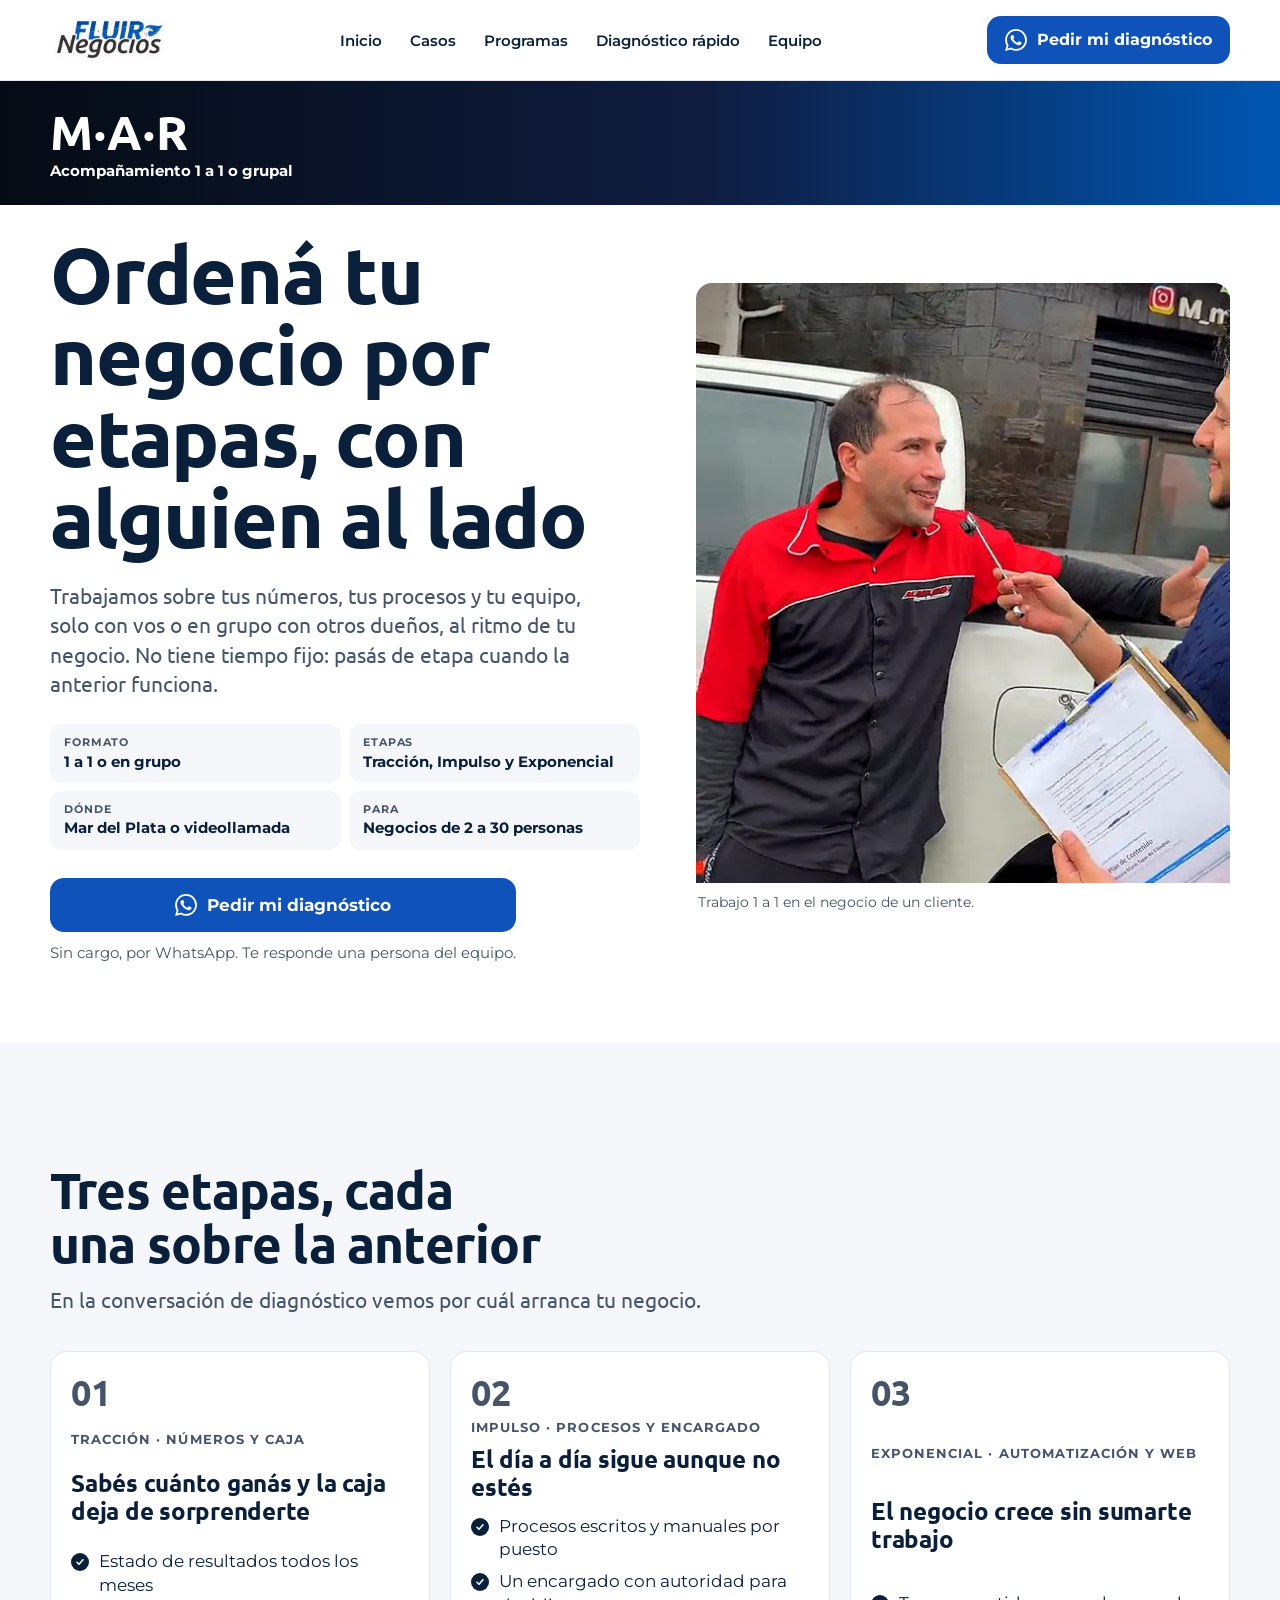
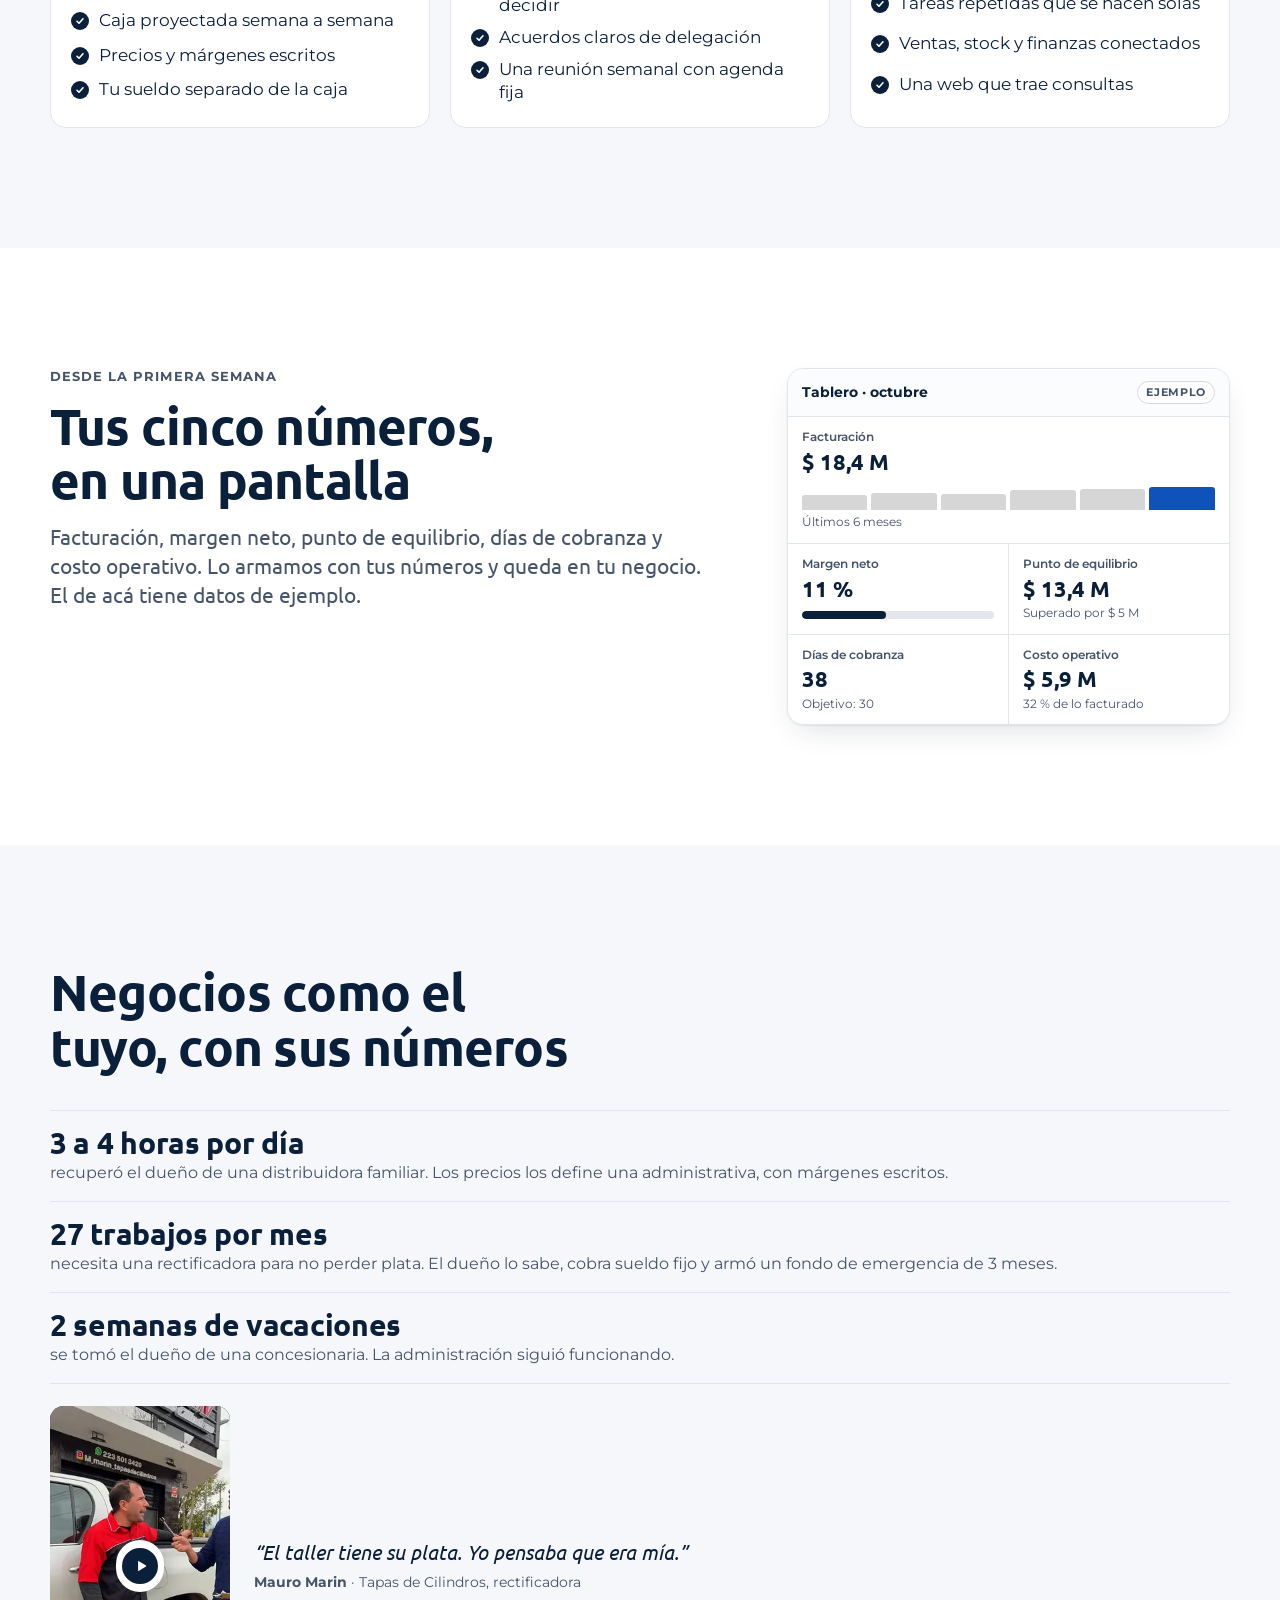
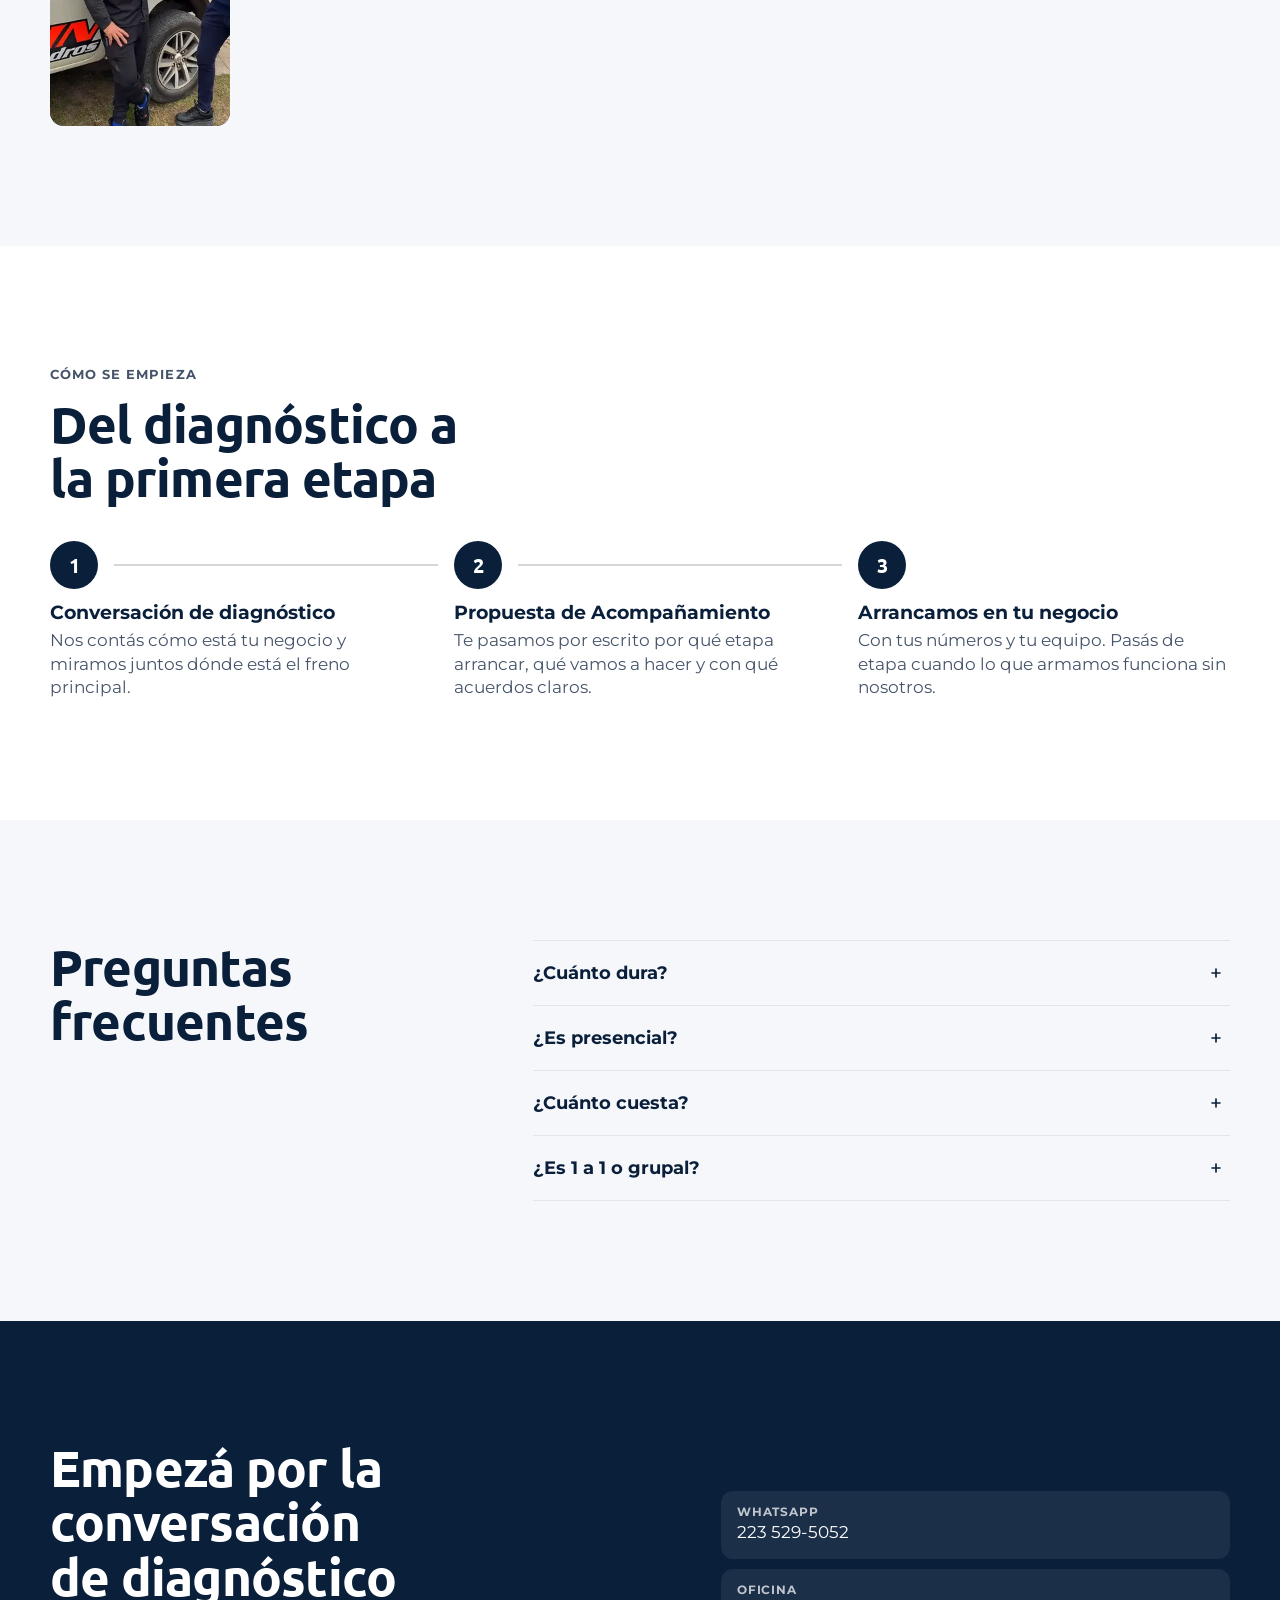
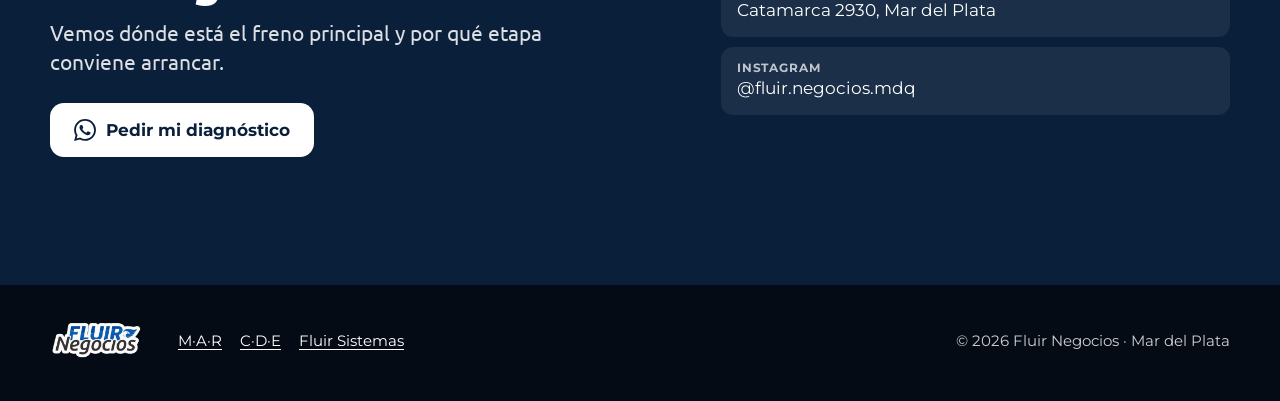
<file: pages/pac.html>
<!DOCTYPE html>
<html lang="es-AR">
<head>
<meta charset="UTF-8">
<meta name="viewport" content="width=device-width, initial-scale=1">
<!-- El P·A·C dejó de existir: lo grupal ahora es el M·A·R (1 a 1 o grupal).
     Se conservan los parámetros por si algún link viejo trae utm_*. Sin píxel: lo dispara la página de destino. -->
<script>location.replace('/pages/mar.html' + location.search + location.hash);</script>
<meta http-equiv="refresh" content="0; url=/pages/mar.html">
<meta name="robots" content="noindex">
<link rel="canonical" href="https://fluirnegocios.com/pages/mar.html">
<title>M·A·R | Fluir Negocios</title>
</head>
<body>
<p>El programa grupal ahora es parte del <a href="/pages/mar.html">M·A·R</a>.</p>
</body>
</html>
</file>
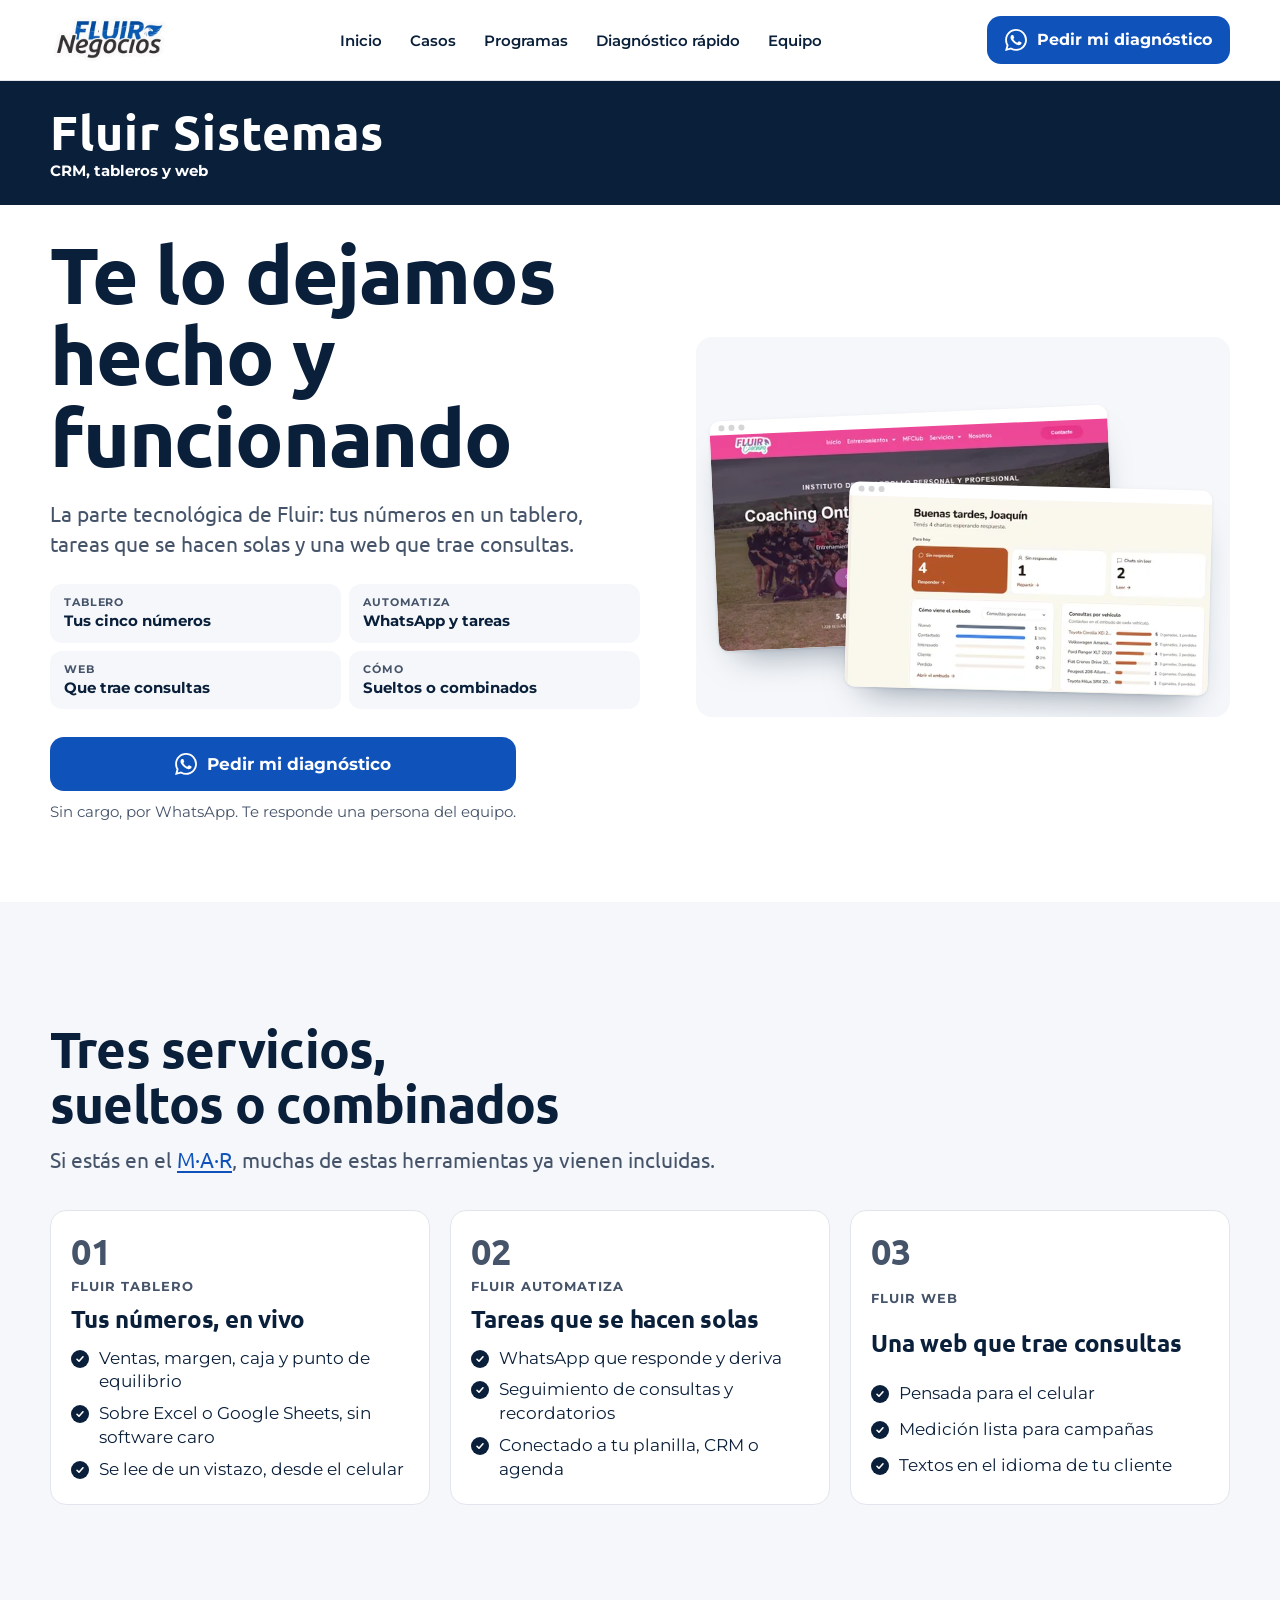
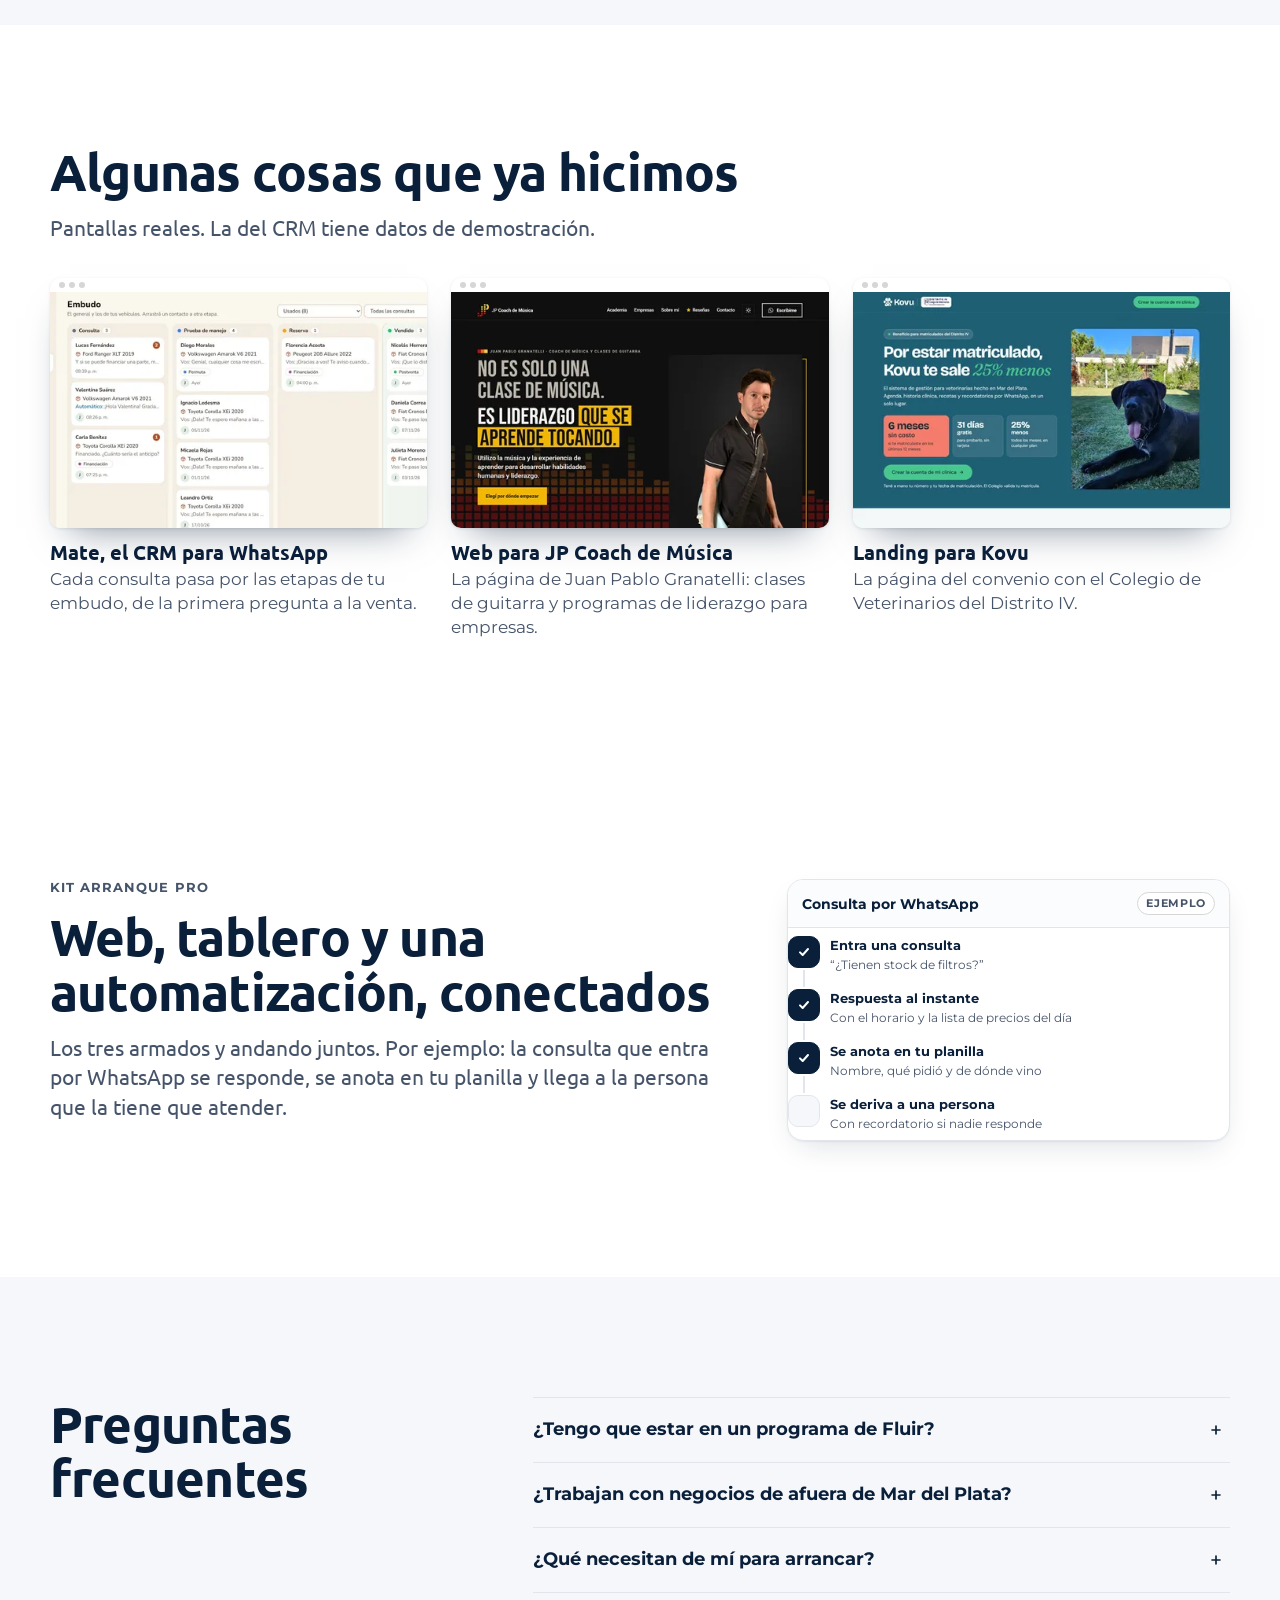
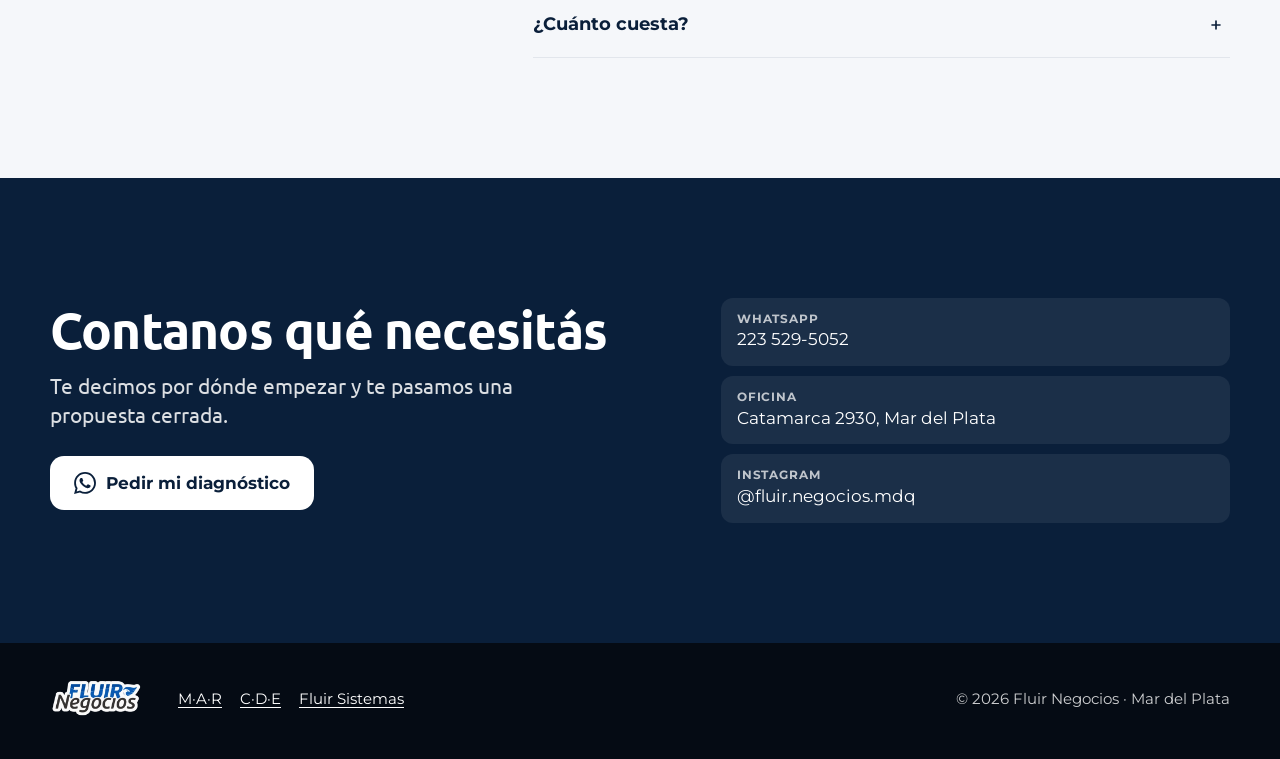
<file: pages/sistemas.html>
<!DOCTYPE html>
<html lang="es-AR">
<head>
<meta charset="UTF-8">
<meta name="viewport" content="width=device-width, initial-scale=1, viewport-fit=cover">

<!-- Medición: píxel de Meta 2089699688631959, GA4 G-FYF1E7Y5TY y GTM GTM-W9R963MW.
     El píxel carga de inmediato, con el código estándar de Meta: la campaña web optimiza por
     vistas de la página de destino y necesita el PageView apenas abre la página.
     GA4 y GTM (el contenedor de GTM está vacío) se descargan al primer toque, scroll o tecla,
     o 3 s después de cargar; sus eventos quedan en cola desde el primer momento.
     Para cargarlos también de inmediato: FN_ETIQUETAS_YA = true. -->
<script>
  !function(f,b,e,v,n,t,s)
  {if(f.fbq)return;n=f.fbq=function(){n.callMethod?
  n.callMethod.apply(n,arguments):n.queue.push(arguments)};
  if(!f._fbq)f._fbq=n;n.push=n;n.loaded=!0;n.version='2.0';
  n.queue=[];t=b.createElement(e);t.async=!0;
  t.src=v;s=b.getElementsByTagName(e)[0];
  s.parentNode.insertBefore(t,s)}(window, document,'script',
  'https://connect.facebook.net/en_US/fbevents.js');
  fbq('init', '2089699688631959');
  fbq('track', 'PageView');
</script>
<script>
  window.FN_ETIQUETAS_YA = false;
  window.dataLayer = window.dataLayer || [];
  window.dataLayer.push({ 'gtm.start': new Date().getTime(), event: 'gtm.js' });
  function gtag(){dataLayer.push(arguments);}
  gtag('js', new Date());
  gtag('config', 'G-FYF1E7Y5TY');
  (function () {
    var listo = false, eventos = ['pointerdown', 'touchstart', 'keydown', 'scroll', 'wheel'];
    function cargar() {
      if (listo) return; listo = true;
      eventos.forEach(function (e) { removeEventListener(e, cargar, { passive: true }); });
      ['https://www.googletagmanager.com/gtm.js?id=GTM-W9R963MW',
       'https://www.googletagmanager.com/gtag/js?id=G-FYF1E7Y5TY'].forEach(function (src) {
        var s = document.createElement('script'); s.async = true; s.src = src; document.head.appendChild(s);
      });
    }
    if (window.FN_ETIQUETAS_YA) return cargar();
    eventos.forEach(function (e) { addEventListener(e, cargar, { passive: true }); });
    addEventListener('load', function () { setTimeout(cargar, 3000); });
  })();
</script>
<noscript><img height="1" width="1" style="display:none" alt="" src="https://www.facebook.com/tr?id=2089699688631959&ev=PageView&noscript=1" /></noscript>

<script>
  if (location.protocol === 'http:' && /(^|\.)fluirnegocios\.com$/.test(location.hostname)) {
    location.replace(location.href.replace(/^http:/, 'https:'));
  }
</script>
<title>Fluir Sistemas — Tableros, automatización y webs para negocios | Fluir Negocios</title>
<meta name="description" content="Tableros con tus números, automatización de WhatsApp y tareas, y webs que traen consultas, para negocios de 2 a 30 personas. Sueltos o combinados. Mar del Plata, Argentina y Latinoamérica.">
<link rel="canonical" href="https://fluirnegocios.com/pages/sistemas.html">
<meta name="theme-color" content="#0A1F3A">

<meta property="og:title" content="Fluir Sistemas | Te lo dejamos hecho y funcionando">
<meta property="og:description" content="Tableros con tus números, automatización de WhatsApp y tareas, y webs que traen consultas, para negocios de 2 a 30 personas. Sueltos o combinados. Mar del Plata, Argentina y Latinoamérica.">
<meta property="og:image" content="https://fluirnegocios.com/assets/og/og-sistemas-v3.jpg">
<meta property="og:image:width" content="1200">
<meta property="og:image:height" content="630">
<meta property="og:type" content="website">
<meta property="og:url" content="https://fluirnegocios.com/pages/sistemas.html">
<meta property="og:locale" content="es_AR">
<meta property="og:site_name" content="Fluir Negocios">
<meta name="twitter:card" content="summary_large_image">
<meta name="twitter:title" content="Fluir Sistemas | Te lo dejamos hecho y funcionando">
<meta name="twitter:description" content="Tableros con tus números, automatización de WhatsApp y tareas, y webs que traen consultas, para negocios de 2 a 30 personas. Sueltos o combinados. Mar del Plata, Argentina y Latinoamérica.">
<meta name="twitter:image" content="https://fluirnegocios.com/assets/og/og-sistemas-v3.jpg">

<link rel="icon" href="../assets/logos/favicon.png" type="image/png">
<link rel="preconnect" href="https://fonts.googleapis.com">
<link rel="preconnect" href="https://fonts.gstatic.com" crossorigin>
<link rel="stylesheet" href="https://fonts.googleapis.com/css2?family=Montserrat:wght@400;600;700&family=Ubuntu:ital,wght@0,400;0,700;1,400&display=swap" media="print" onload="this.media='all'">
<noscript><link rel="stylesheet" href="https://fonts.googleapis.com/css2?family=Montserrat:wght@400;600;700&family=Ubuntu:ital,wght@0,400;0,700;1,400&display=swap"></noscript>
<style id="css-critico">:root{--zafiro:#0F52BA;--zafiro-hover:#0B4396;--navy:#0A1F3A;--navy-profundo:#050B14;--cian:#00B4D8;--gris-fondo:#F5F7FA;--gris:#D6D6D6;--azul-fluir:#014BA0;--tinta:#0A1F3A;--tinta-2:#46546A;--linea:#E2E6EC;--blanco:#FFFFFF;--ubuntu:"Ubuntu","Ubuntu-respaldo",system-ui,sans-serif;--montserrat:"Montserrat","Montserrat-respaldo",system-ui,sans-serif;--borde:16px;--borde-chico:10px;--ancho:1180px;--lado:20px;--bloque:72px;--barra-alto:0px;--foco:var(--navy)}@font-face{font-family:"Ubuntu-respaldo";src:local("Arial");font-weight:400;size-adjust:100%;ascent-override:93.2%;descent-override:18.9%;line-gap-override:0%}@font-face{font-family:"Ubuntu-respaldo";src:local("Arial Bold"),local("Arial-BoldMT");font-weight:700;size-adjust:98%;ascent-override:95.1%;descent-override:19.3%;line-gap-override:0%}@font-face{font-family:"Montserrat-respaldo";src:local("Arial");font-weight:400;size-adjust:111.5%;ascent-override:86.8%;descent-override:22.5%;line-gap-override:0%}@font-face{font-family:"Montserrat-respaldo";src:local("Arial Bold"),local("Arial-BoldMT");font-weight:600 700;size-adjust:109.5%;ascent-override:88.4%;descent-override:22.9%;line-gap-override:0%}*,*::before,*::after{box-sizing:border-box}html{-webkit-text-size-adjust:100%;text-size-adjust:100%;scroll-behavior:smooth}@media (prefers-reduced-motion:reduce){html{scroll-behavior:auto}}body{margin:0;background:var(--blanco);color:var(--tinta);font:400 1.0625rem/1.4 var(--montserrat);overflow-x:hidden}img,video,svg{display:block;max-width:100%}img{height:auto}a{color:var(--zafiro);text-underline-offset:3px}h1,h2,h3,h4,p,ol,ul,figure,blockquote,dl,dd{margin:0}ul[role="list"],ol[role="list"]{list-style:none;padding:0}button,input{font:inherit;color:inherit}[hidden]{display:none !important}:focus-visible{outline:3px solid var(--foco);outline-offset:3px;border-radius:6px}.oscuro{--foco:#FFFFFF}.solo-lector{position:absolute !important;width:1px;height:1px;padding:0;margin:-1px;overflow:hidden;clip:rect(0 0 0 0);white-space:nowrap;border:0}.saltar{position:absolute;left:12px;top:-60px;z-index:50;background:var(--navy);color:#fff;padding:12px 16px;border-radius:8px;font-weight:700}.saltar:focus{top:12px}.titular,h1,h2{font-family:var(--ubuntu);font-weight:700;letter-spacing:-0.015em;text-wrap:balance}h1{font-size:clamp(2.45rem,9.6vw,4.6rem);line-height:1.02}h2{font-size:clamp(1.95rem,7.2vw,3.2rem);line-height:1.06}h3{font-family:var(--montserrat);font-weight:700;font-size:1.1875rem;line-height:1.25}.bajada{font-family:var(--ubuntu);font-weight:400;font-size:1.1875rem;line-height:1.4;color:var(--tinta-2);text-wrap:pretty}.oscuro .bajada{color:rgba(255,255,255,0.86)}.antetitulo{font:700 0.8125rem/1.3 var(--montserrat);letter-spacing:0.08em;text-transform:uppercase;color:var(--tinta-2)}.oscuro .antetitulo{color:rgba(255,255,255,0.78)}.cita{font-family:var(--ubuntu);font-style:italic;font-weight:400}.contenedor{width:100%;max-width:calc(var(--ancho) + var(--lado) * 2);margin:0 auto;padding:0 var(--lado)}.bloque{padding:var(--bloque) 0}.bloque--gris{background:var(--gris-fondo)}.oscuro{background:var(--navy);color:#fff}.cabeza{display:grid;gap:14px;margin-bottom:36px;max-width:46rem}.boton{display:inline-flex;align-items:center;justify-content:center;gap:10px;min-height:54px;padding:14px 24px;border:0;border-radius:14px;background:var(--zafiro);color:#fff;text-decoration:none;cursor:pointer;font:700 1.0625rem/1.2 var(--montserrat);text-align:center;transition:background-color 0.15s ease,transform 0.15s ease}.boton:hover{background:var(--zafiro-hover)}.boton:active{transform:translateY(1px)}.boton svg{width:22px;height:22px;flex:none}.boton--claro{background:#fff;color:var(--navy)}.boton--claro:hover{background:#E9EEF5}.boton--ancho{width:100%}.boton--chico{min-height:48px;padding:10px 18px;font-size:1rem}.enlace{display:inline-flex;align-items:center;gap:8px;min-height:48px;font-weight:700;color:var(--zafiro);text-decoration:underline;text-decoration-thickness:2px;text-underline-offset:5px}.enlace:hover{text-decoration-thickness:3px}.oscuro .enlace{color:#fff}.nota{font-size:0.9375rem;color:var(--tinta-2)}.oscuro .nota{color:rgba(255,255,255,0.8)}.cabecera{position:relative;z-index:5;background:#fff;border-bottom:1px solid var(--linea)}.cabecera .contenedor{display:flex;align-items:center;justify-content:space-between;gap:16px;min-height:68px}.marca{display:inline-flex;align-items:center;min-height:48px}.marca img{width:108px;height:auto}.menu{display:none}.cabecera__accion{display:none}.portada{padding:28px 0 56px;background:#fff}.portada__grilla{display:grid;gap:32px}.portada__texto{display:grid;gap:18px;align-content:start}.portada .bajada{max-width:34rem}.portada__accion{display:grid;gap:10px;margin-top:6px}.portada__accion .nota{text-align:center}.cifras{display:grid;grid-template-columns:1fr 1fr;gap:10px 20px;margin-top:8px;padding-top:18px;border-top:1px solid var(--linea)}.cifra{display:grid;gap:2px}.cifra b{font:700 1.6rem/1 var(--ubuntu)}.cifra span{font-size:0.9375rem;color:var(--tinta-2)}.oscuro .cifra span{color:rgba(255,255,255,0.8)}.mosaico{display:grid;grid-template-columns:repeat(3,1fr);gap:8px}.mosaico figure{position:relative;border-radius:14px;overflow:hidden;background:var(--gris-fondo);aspect-ratio:4 / 5}.mosaico img{width:100%;height:100%;object-fit:cover}.mosaico figcaption{position:absolute;left:6px;bottom:6px;right:6px;font:700 0.75rem/1.2 var(--montserrat);color:var(--navy);background:rgba(255,255,255,0.94);padding:5px 7px;border-radius:7px;width:fit-content;max-width:calc(100% - 12px)}.clientes{background:var(--navy-profundo);color:#fff;padding:36px 0}.clientes p{text-align:center;margin-bottom:18px}.logos{display:grid;grid-template-columns:repeat(3,1fr);gap:18px 14px;align-items:center}.logos li{display:grid;place-items:center;height:48px}.logos img{max-height:40px;max-width:100%;width:auto;object-fit:contain;opacity:0.92}.rueda{background:var(--navy);color:#fff}.rapido{display:grid;grid-template-columns:minmax(0,1fr);gap:20px}.rapido__cabeza{margin-bottom:0}.tarjeta{background:#fff;color:var(--tinta);border-radius:var(--borde);--foco:var(--navy)}.rapido__tarjeta{display:grid;grid-template-rows:1fr;min-height:var(--alto-rapido,0);padding:16px 16px 14px;border-radius:20px;box-shadow:0 24px 48px -24px rgba(0,0,0,0.5)}.rapido__tarjeta .boton{min-height:50px;font-size:1rem}.rapido__tarjeta .campo{gap:4px}.rapido__tarjeta .campo label{font-size:0.9375rem}.rapido__tarjeta .campo input{min-height:48px;padding:10px 12px;font-size:1rem}.rapido__titulo{font:700 1.375rem/1.15 var(--ubuntu);letter-spacing:-0.01em;outline:none;text-wrap:balance}.rapido__error{padding:8px 10px;border-radius:10px;background:#FFF0F0;color:#8A1418;font-weight:600;font-size:0.875rem}.rapido__intro,.rapido__datos{display:flex;flex-direction:column;gap:12px}.rapido__intro .campo{margin-top:auto}.rapido__datos>p:not(.nota):not(.rapido__error){color:var(--tinta-2);font-size:0.9375rem}.rapido__intro .nota,.rapido__datos .nota{text-align:center;font-size:0.8125rem}.rapido__beneficios{display:grid;gap:8px}.rapido__beneficios li{position:relative;padding-left:28px;font-size:0.9375rem;font-weight:600;line-height:1.3}.rapido__beneficios li::before{content:"";position:absolute;left:0;top:0;width:19px;height:19px;border-radius:50%;background:var(--navy) url("data:image/svg+xml,%3Csvg xmlns='http://www.w3.org/2000/svg' viewBox='0 0 20 20'%3E%3Cpath d='M5.5 10.5l3 3 6-6.5' fill='none' stroke='%23fff' stroke-width='2.2' stroke-linecap='round' stroke-linejoin='round'/%3E%3C/svg%3E") center / 19px no-repeat}.rapido__campos{display:grid;grid-template-columns:1fr 1fr;gap:10px;align-items:end}.rapido__campo-ancho{grid-column:1 / -1}.rapido__campos>*{min-width:0}.rapido__campos input{width:100%;min-width:0}.rapido__campos .campo label span{font-weight:500;color:var(--tinta-2)}.rapido__tarjeta .campo input[aria-invalid="true"]{border-color:#B42318}.rapido__preguntas{display:flex;flex-direction:column;gap:10px}.rapido__arriba{display:flex;justify-content:space-between;align-items:baseline;gap:12px}.rapido__paso{font-size:0.8125rem;color:var(--tinta-2)}.rapido__paso b{color:var(--tinta)}.rapido__area{font:700 0.8125rem/1.2 var(--montserrat);color:var(--zafiro)}.rapido__progreso{display:grid;grid-auto-flow:column;grid-auto-columns:1fr;gap:3px}.rapido__progreso i{height:4px;border-radius:99px;background:var(--linea)}.rapido__progreso i.hecha{background:var(--navy)}.rapido__progreso i.actual{background:var(--zafiro)}.rapido__animo{padding:7px 10px;border-radius:8px;background:var(--gris-fondo);color:var(--tinta-2);font-size:0.8125rem;line-height:1.3}.rapido__pregunta{display:grid;gap:12px;padding-top:2px}.rapido__q{font:700 1.1875rem/1.25 var(--ubuntu);letter-spacing:-0.01em;outline:none;text-wrap:pretty}.rapido__q span{display:block;margin-top:2px;font:600 0.8125rem/1.3 var(--montserrat);color:var(--tinta-2);letter-spacing:0}.rapido__opciones{display:grid;grid-template-columns:repeat(3,1fr);gap:8px}.rapido__opciones button{min-height:48px;padding:6px;border-radius:12px;border:2px solid var(--linea);background:#fff;color:var(--navy);font:700 1rem/1.1 var(--montserrat);cursor:pointer}.rapido__opciones button:hover{border-color:var(--navy)}.rapido__opciones button[aria-pressed="true"]{background:var(--navy);border-color:var(--navy);color:#fff}.rapido__opciones button:disabled{opacity:0.45;cursor:not-allowed;border-color:var(--linea)}.rapido__opciones--lista{grid-template-columns:1fr 1fr;gap:6px}.rapido__opciones--lista button{min-height:48px;padding:6px 10px;text-align:left;font-size:0.875rem;line-height:1.2}.rapido__pie{display:flex;justify-content:space-between;align-items:center;gap:12px;margin-top:auto}.rapido__seguir.boton{min-height:48px;padding:10px 26px}.rapido__seguir.boton:disabled{opacity:0.45;cursor:not-allowed}.rapido__volver,.rapido__otra{min-height:48px;padding:0;border:0;background:none;cursor:pointer;color:var(--tinta-2);font:600 0.875rem/1.2 var(--montserrat);text-decoration:underline;text-underline-offset:3px}.rapido__otra{justify-self:center;min-height:44px}.rapido__resultado{display:grid;gap:10px;align-content:start}.rapido__hola{font-size:0.875rem;color:var(--tinta-2)}.rapido__resultado #diag-texto{font-size:0.9375rem;line-height:1.4;color:var(--tinta)}.rapido__bloque{display:grid;gap:6px;padding-top:10px;border-top:1px solid var(--linea)}.rapido__bloque .diagnostico__pasos{gap:4px;font-size:0.9375rem;line-height:1.35}.rapido__ayuda p{font-size:0.9375rem;line-height:1.4}.rapido__ayuda a{font-weight:700;color:var(--navy);white-space:nowrap}.rapido__programas{display:grid;gap:6px;margin:0;padding:0;list-style:none}.rapido__programa{padding:8px 12px 10px;border:1px solid var(--linea);border-radius:12px}.rapido__programa--recomendado{border:2px solid var(--navy)}.rapido__ayuda .rapido__programa-nombre{display:flex;flex-wrap:wrap;align-items:center;gap:4px 8px;margin-bottom:2px}.rapido__programa-nombre b{font:700 1.0625rem/1.2 var(--ubuntu);color:var(--navy)}.rapido__programa-nombre span{font:600 0.8125rem/1.2 var(--montserrat);color:var(--tinta-2)}.rapido__programa--recomendado .rapido__programa-nombre span{padding:3px 9px;border-radius:99px;background:var(--navy);color:#fff}.rapido__resultado .nota{text-align:center;font-size:0.8125rem}@media (prefers-reduced-motion:no-preference){.rapido__opciones button{transition:border-color 0.15s ease,background-color 0.15s ease,color 0.15s ease,transform 0.15s ease}.rapido__opciones button:active{transform:scale(0.97)}.rapido__progreso i{transition:background-color 0.25s ease}.rapido__pregunta.entra{animation:rapido-entra 0.32s cubic-bezier(0.2,0.8,0.2,1)}.rapido__preguntas.pasando .rapido__q{opacity:0.5;transition:opacity 0.2s ease}}.campo{display:grid;gap:6px}.campo label{font-weight:700;font-size:0.9375rem}.campo input{min-height:52px;padding:12px 14px;border:1.5px solid #9AA6B5;border-radius:12px;background:#fff;font-size:1.0625rem}.campo input:focus{outline:3px solid var(--navy);outline-offset:1px;border-color:var(--navy)}.oscuro .paso::before{background:#fff;color:var(--navy)}.oscuro .paso::after{background:rgba(255,255,255,0.25)}.oscuro .paso p{color:rgba(255,255,255,0.82)}.barra-inferior{position:fixed;left:0;right:0;bottom:0;z-index:20;padding:10px var(--lado) calc(10px + env(safe-area-inset-bottom));background:#fff;border-top:1px solid var(--linea);box-shadow:0 -6px 20px rgba(10,31,58,0.08);transform:translateY(110%);transition:transform 0.25s ease,visibility 0.25s;visibility:hidden}.barra-inferior.visible{transform:none;visibility:visible}.barra-inferior .boton{width:100%;min-height:52px}.con-barra{--barra-alto:calc(74px + env(safe-area-inset-bottom))}@media (prefers-reduced-motion:reduce){.barra-inferior{transition:none}}.campana .portada{padding-top:20px;padding-bottom:40px}.campana .cabecera{border-bottom:0}.campana .cabecera .contenedor{min-height:60px;justify-content:flex-start}.campana .bloque{padding:52px 0}.campana .cabeza{margin-bottom:26px}@media (min-width:720px){:root{--lado:32px;--bloque:96px}.portada{padding:48px 0 80px}.portada__accion{grid-template-columns:auto;justify-content:start}.portada__accion .nota{text-align:left}.mosaico{gap:12px}.logos{grid-template-columns:repeat(6,1fr)}}@media (min-width:1024px){:root{--bloque:120px}.menu{display:flex;gap:4px}.menu a{display:inline-flex;align-items:center;min-height:48px;padding:0 12px;color:var(--tinta);text-decoration:none;font-weight:600;font-size:0.9375rem;border-radius:8px}.menu a:hover{background:var(--gris-fondo)}.cabecera__accion{display:inline-flex}.cabecera .contenedor{min-height:80px}.marca img{width:124px}.portada__grilla{grid-template-columns:1.05fr 0.95fr;gap:56px;align-items:center}.portada__texto{gap:22px}.bajada{font-size:1.3125rem}.mosaico{grid-template-columns:1.25fr 1fr;grid-template-rows:1fr 1fr;gap:14px;height:600px}.mosaico figure{aspect-ratio:auto;border-radius:18px}.mosaico figure:first-child{grid-row:span 2}.mosaico figcaption{left:12px;bottom:12px;font-size:0.875rem;padding:7px 10px}.logos{grid-template-columns:repeat(12,1fr)}.clientes p{margin-bottom:22px}}@media (min-width:1280px){h1{font-size:5rem}}.recortes{position:relative;margin:0;min-height:232px;padding:22px 20px 30px;overflow:hidden;background:linear-gradient(160deg,#E6EDF7 0%,#F5F7FA 70%)}.recorte{position:relative;display:block;padding-top:14px;border-radius:10px;overflow:hidden;background:#fff;box-shadow:0 20px 36px -20px rgba(10,31,58,0.5),0 1px 3px rgba(10,31,58,0.1)}.recorte::before{content:"";position:absolute;top:4px;left:9px;width:6px;height:6px;border-radius:50%;background:#D6D6D6;box-shadow:10px 0 0 #D6D6D6,20px 0 0 #D6D6D6}.recorte img{display:block;width:100%;height:auto}.recorte--atras{width:74%;max-width:360px;transform:rotate(-2.5deg)}.recorte--frente{position:absolute;right:18px;bottom:20px;width:70%;max-width:340px;transform:rotate(1.5deg)}.recortes--grande{border-radius:22px;min-height:300px;padding:26px 22px 40px}.recortes--grande .recorte--atras{width:80%;max-width:470px}.recortes--grande .recorte--frente{width:68%;max-width:420px;right:20px;bottom:26px}@media (min-width:720px){.recortes{min-height:280px}.recortes--grande{min-height:380px}}.rapido__tarjeta{--alto-rapido:412px}@media (max-width:359px){.rapido__tarjeta{--alto-rapido:460px}}@media (min-width:390px){.rapido__tarjeta{--alto-rapido:416px}}@media (min-width:414px){.rapido__tarjeta{--alto-rapido:396px}}@media (min-width:560px){.rapido__tarjeta{--alto-rapido:390px}}@media (min-width:1024px){.rapido__tarjeta{--alto-rapido:410px}}body.rapido-pagina{display:flex;flex-direction:column;min-height:100vh;min-height:100dvh;background:var(--navy)}body.rapido-pagina main{flex:1;display:flex;flex-direction:column}.rapido-pagina .dg-cabecera{padding-bottom:14px;background:#fff}.rapido-pagina__bloque{flex:1;display:flex;align-items:center}.rapido-pagina__bloque{padding:36px 0 56px}body.rapido-pagina h1{color:#fff;font-size:clamp(2.2rem,9vw,3.6rem);line-height:1.04}.rapido__equipo{display:flex;align-items:center;gap:10px;margin-top:4px;font-size:0.9375rem;color:rgba(255,255,255,0.86)}.rapido__equipo .dg-caras img{border-color:var(--navy)}@media (max-width:719px){.rapido-pagina .dg-cabecera{padding:10px 0}.rapido-pagina .dg-cabecera img{width:96px}.rapido-pagina__bloque{padding:14px 0 32px}.rapido-pagina .rapido{gap:12px}body.rapido-pagina h1{font-size:1.75rem}.rapido-pagina .rapido__cabeza .antetitulo,.rapido-pagina .rapido__cabeza .bajada,.rapido-pagina .rapido__equipo{display:none}}@media (max-width:389px){.rapido__tarjeta{padding:14px 12px 12px}.rapido__beneficios li{font-size:0.875rem}.rapido__q{font-size:1.125rem}}@media (min-width:1024px){.rapido{grid-template-columns:0.85fr 1.15fr;gap:64px;align-items:start}.rapido__cabeza{padding-top:32px}.rapido__tarjeta{padding:24px 24px 20px}.rapido__q{font-size:1.375rem}.rapido__titulo{font-size:1.5rem}}.cabeza--pegada{margin-bottom:8px}.tarjeta .nota,.tarjeta p{color:inherit}.tarjeta .nota{color:var(--tinta-2)}.con-barra .pie{padding-bottom:calc(36px + var(--barra-alto))}.con-barra .pie--chico{padding-bottom:calc(26px + var(--barra-alto))}@media (min-width:1024px){.campana h1{font-size:4.1rem}}.programa-cabeza{color:#fff}.programa-cabeza .contenedor{display:flex;flex-direction:column;align-items:flex-start;gap:6px;padding-top:22px;padding-bottom:20px}.programa-cabeza b{font:700 2.5rem/1 var(--ubuntu);letter-spacing:0.02em}.programa-cabeza span{font:700 0.9375rem/1.3 var(--montserrat)}.programa-cabeza--mar{background:linear-gradient(90deg,#050B14 0%,#0F1C3F 55%,#0056B3 100%)}.programa-cabeza--cde{background:linear-gradient(270deg,#20C997 0%,#48C6EF 30%,#0F52BA 58%,#0F52BA 100%)}.programa-cabeza--sistemas{background:var(--navy)}.programa-cabeza--cde b,.programa-cabeza--cde span{text-shadow:0 1px 2px rgba(5,11,20,0.25)}.portada--programa{padding-top:28px}.portada__foto{margin:0;border-radius:var(--borde);overflow:hidden;background:var(--gris-fondo)}.portada__foto img{width:100%;aspect-ratio:4 / 3;object-fit:cover}.portada__foto figcaption{font-size:0.875rem;color:var(--tinta-2);padding:10px 2px 0;background:#fff}.portada__visual{display:grid;align-content:center;padding:18px;border-radius:var(--borde);background:var(--gris-fondo)}.ficha{display:grid;grid-template-columns:1fr 1fr;gap:8px;margin-top:4px}.ficha li{display:grid;gap:2px;padding:12px 14px;border-radius:12px;background:var(--gris-fondo)}.ficha small{font:700 0.6875rem/1.2 var(--montserrat);letter-spacing:0.08em;text-transform:uppercase;color:var(--tinta-2)}.ficha b{font-size:0.9375rem;line-height:1.3}.tarjeta-simple{display:grid;gap:8px;align-content:start;padding:22px 20px;border-radius:var(--borde);background:#fff;border:1px solid var(--linea)}.tarjeta-simple h3{font:700 1.375rem/1.15 var(--ubuntu)}.tarjeta-simple>p{color:var(--tinta-2)}.tarjeta-simple .etiqueta{font:700 0.75rem/1.2 var(--montserrat);letter-spacing:0.08em;text-transform:uppercase;color:var(--tinta-2)}.cita-foto{display:grid;gap:0;border-radius:var(--borde);overflow:hidden;background:var(--gris-fondo)}.cita-foto img{width:100%;aspect-ratio:4 / 3;object-fit:cover}.cita-foto blockquote{padding:22px 20px 24px}.cita-foto blockquote p{font-family:var(--ubuntu);font-style:italic;font-size:1.375rem;line-height:1.3}.cita-foto blockquote footer{margin-top:10px;font-size:0.875rem;color:var(--tinta-2)}@media (min-width:720px){.ficha{grid-template-columns:repeat(4,1fr)}.cita-foto{grid-template-columns:1fr 1fr;align-items:center}.cita-foto img{height:100%;aspect-ratio:auto;min-height:360px}.cita-foto blockquote{padding:36px}}@media (min-width:1024px){.programa-cabeza .contenedor{padding-top:26px;padding-bottom:24px}.programa-cabeza b{font-size:3rem}.portada--programa .portada__grilla{grid-template-columns:1.05fr 0.95fr}.portada__foto img{aspect-ratio:4 / 5;max-height:600px}}@media (min-width:1024px){.portada--programa .ficha{grid-template-columns:1fr 1fr}}.cita-grande{margin-top:20px;padding:28px 22px;border-radius:var(--borde);background:var(--navy);color:#fff}.cita-grande blockquote p{font-family:var(--ubuntu);font-style:italic;font-size:clamp(1.375rem,4.6vw,2rem);line-height:1.3;max-width:40rem}.cita-grande blockquote footer{margin-top:14px;font-size:0.9375rem;color:rgba(255,255,255,0.82)}.cita-grande blockquote footer b{color:#fff}@media (min-width:720px){.cita-grande{padding:44px 48px}}.oscuro .puntos i{background:rgba(255,255,255,0.3)}.oscuro .puntos i.activo{background:#fff}@media (max-width:719px){:root{--bloque:56px}.cabeza{margin-bottom:24px;gap:10px}.recortes{min-height:0;padding:16px 14px 22px}.logos{grid-template-columns:repeat(4,1fr);gap:14px 10px}.logos li{height:40px}.logos img{max-height:32px}.clientes{padding:28px 0}.portada__foto img{aspect-ratio:16 / 10}}@media (min-width:1024px){.barra-inferior{display:none}.con-barra{--barra-alto:0px}}.ficha li>.enlace{min-height:48px}html:not([data-h]) [data-variante]:not([data-variante~="base"]),html[data-h="plata"] [data-variante]:not([data-variante~="plata"]),html[data-h="equipo"] [data-variante]:not([data-variante~="equipo"]),html[data-h="grupo"] [data-variante]:not([data-variante~="grupo"]){display:none !important}.dg-cabecera{padding:14px 0 0}.dg-cabecera img{width:112px;height:auto;display:block}.dg-portada{padding:20px 0 44px}.dg-portada__grilla{display:grid;gap:24px}.dg-texto{display:grid;gap:16px;align-content:start}.dg-texto h1{font-size:clamp(2.45rem,10vw,4.4rem);line-height:1.02;letter-spacing:-0.02em}.dg-texto .bajada{font-size:1.1875rem;max-width:32rem}.dg-accion{display:grid;gap:10px;margin-top:6px}.dg-accion .boton{min-height:58px;font-size:1.125rem}.dg-accion .nota{font-size:0.9375rem}.dg-escena{position:relative}.dg-escena__foto{margin:0;border-radius:22px;overflow:hidden;background:var(--gris-fondo)}.dg-escena__foto img{width:100%;aspect-ratio:16 / 10;object-fit:cover;object-position:50% 42%}html.dg-anima .dg-escena:not(.v-foto) .dg-escena__foto img{transform:scale(1.07)}.dg-chat{--dg-burbuja:#E8EEF8;position:relative;z-index:1;display:grid;gap:10px;margin:-84px 12px 0;padding:12px;border-radius:20px;background:#fff;border:1px solid var(--linea);box-shadow:0 22px 44px -20px rgba(10,31,58,0.42),0 2px 6px rgba(10,31,58,0.06);color:var(--tinta);text-decoration:none;cursor:pointer;-webkit-tap-highlight-color:transparent}.dg-chat:focus-visible{outline:3px solid var(--navy);outline-offset:3px}.dg-chat__barra{display:flex;align-items:center;gap:10px;padding:0 2px}.dg-chat__barra b{display:block;font-size:0.9375rem;line-height:1.2}.dg-chat__barra small{display:block;font-size:0.75rem;color:var(--tinta-2)}.dg-caras{display:flex;flex:none}.dg-caras img{width:32px;height:32px;border-radius:50%;object-fit:cover;object-position:50% 12%;border:2px solid #fff;background:#EEF0F3}.dg-caras img + img{margin-left:-9px}.dg-chat__cuerpo{display:grid;gap:8px;padding:12px 10px;border-radius:14px;background:var(--gris-fondo)}.dg-chat__mia,.dg-chat__suya{display:block;max-width:88%;padding:8px 12px;font-size:0.9375rem;line-height:1.3}.dg-chat__mia{display:flow-root;justify-self:end;border-radius:16px 16px 4px 16px;background:var(--dg-burbuja);color:var(--navy);font-weight:600}.dg-chat__mia small{float:right;margin:3px 0 0 8px;font-size:0.6875rem;font-weight:700;letter-spacing:-0.12em;color:var(--zafiro)}.dg-chat__lugar{display:grid;justify-items:start;align-items:start}.dg-chat__lugar>*{grid-area:1 / 1}.dg-chat__suya{border-radius:16px 16px 16px 4px;background:#fff;font-weight:500;box-shadow:0 1px 1px rgba(10,31,58,0.06)}.dg-chat__escribe{display:inline-flex;gap:4px;padding:12px;border-radius:16px 16px 16px 4px;background:#fff;opacity:0}.dg-chat__escribe i{width:6px;height:6px;border-radius:50%;background:var(--tinta-2)}.dg-chat.v-escribe:not(.v-suya) .dg-chat__escribe{opacity:1}.dg-chat__redactar{display:flex;align-items:center;gap:8px}.dg-chat__campo{flex:1;display:grid;align-items:center;min-width:0;min-height:44px;padding:0 14px;border-radius:999px;border:1px solid var(--linea);background:#fff;font-size:0.9375rem}.dg-chat__campo>*{grid-area:1 / 1;overflow:hidden;white-space:nowrap;text-overflow:ellipsis}.dg-chat__tipeo{font-weight:500}.dg-chat__guia{color:var(--tinta-2);font-weight:600}.dg-chat__guia .clic{display:none}@media (hover:hover) and (pointer:fine){.dg-chat__guia .toca{display:none}.dg-chat__guia .clic{display:inline}}.dg-chat__enviar{position:relative;z-index:0;flex:none;display:grid;place-items:center;width:44px;height:44px;border-radius:50%;background:var(--zafiro);color:#fff}.dg-chat__enviar svg{width:20px;height:20px;fill:currentColor;margin-left:3px}html.dg-anima .dg-chat:not(.v-mia) .dg-chat__mia{opacity:0;transform:translateY(14px) scale(0.9)}html.dg-anima .dg-chat:not(.v-leido) .dg-chat__mia small{color:var(--tinta-2)}html.dg-anima .dg-chat:not(.v-suya) .dg-chat__suya{opacity:0;transform:translateY(10px) scale(0.92)}html.dg-anima .dg-chat:not(.v-suya) .dg-chat__guia{opacity:0}html.dg-anima .dg-chat:not(.v-mia) .dg-chat__tipeo::after{content:"";display:inline-block;width:2px;height:1.15em;margin-left:1px;vertical-align:-0.22em;background:var(--zafiro)}html.dg-anima:not(.dg-js) .dg-chat:not(.v-mia) .dg-chat__mia,html.dg-anima:not(.dg-js) .dg-chat:not(.v-suya) .dg-chat__suya,html.dg-anima:not(.dg-js) .dg-chat:not(.v-suya) .dg-chat__guia{animation:dg-respaldo 0.4s ease 5s forwards}.dg-prueba{display:grid;gap:14px;margin-top:10px}.dg-prueba p{font-size:0.9375rem;color:var(--tinta-2)}.dg-prueba p b{color:var(--tinta)}.dg-logos{display:grid;grid-template-columns:repeat(4,1fr);gap:16px;align-items:center}.dg-logos img{max-height:30px;width:auto;max-width:100%;margin:0 auto;filter:grayscale(1);opacity:0.75}.con-barra .dg-pie{padding-bottom:calc(24px + var(--barra-alto))}@media (min-width:720px){.dg-accion{justify-items:start}.dg-accion .boton,.dg-cierre .boton,.dg-pasos__accion .boton{padding:14px 34px}.dg-escena{max-width:560px}.dg-escena__foto img{aspect-ratio:4 / 3}.dg-chat{width:350px;margin:-110px -14px 0 auto}}@media (min-width:1024px){.dg-cabecera{padding-top:28px}.dg-cabecera img{width:128px}.dg-portada{padding:40px 0 96px}.dg-portada__grilla{grid-template-columns:1fr 1fr;grid-template-areas:"texto escena" "prueba escena";column-gap:72px;row-gap:40px;align-items:center}.dg-texto{grid-area:texto;align-self:end;gap:20px}.dg-escena{grid-area:escena;max-width:none}.dg-prueba{grid-area:prueba;align-self:start;margin-top:0;max-width:460px}.dg-escena__foto img{aspect-ratio:4 / 5;object-position:46% 50%}.dg-chat{position:absolute;left:-56px;bottom:36px;width:356px;margin:0}}</style>
<link rel="preload" href="../assets/css/fluir.css?v=14" as="style" onload="this.onload=null;this.rel='stylesheet'">
<noscript><link rel="stylesheet" href="../assets/css/fluir.css?v=14"></noscript>

<script type="application/ld+json">
{
  "@context": "https://schema.org",
  "@graph": [
    {
      "@type": "Service",
      "name": "Fluir Sistemas — Tableros, automatización y webs",
      "serviceType": "Tableros, automatización y desarrollo web",
      "description": "Tableros con tus números, automatización de WhatsApp y tareas, y webs que traen consultas, para negocios de 2 a 30 personas. Sueltos o combinados. Mar del Plata, Argentina y Latinoamérica.",
      "url": "https://fluirnegocios.com/pages/sistemas.html",
      "areaServed": [
        {
          "@type": "Country",
          "name": "Argentina"
        },
        {
          "@type": "Place",
          "name": "Latinoamérica"
        }
      ],
      "provider": {
        "@type": "ProfessionalService",
        "@id": "https://fluirnegocios.com/#fluir-negocios",
        "name": "Fluir Negocios",
        "url": "https://fluirnegocios.com/"
      }
    },
    {
      "@type": "BreadcrumbList",
      "itemListElement": [
        {
          "@type": "ListItem",
          "position": 1,
          "name": "Inicio",
          "item": "https://fluirnegocios.com/"
        },
        {
          "@type": "ListItem",
          "position": 2,
          "name": "Programas",
          "item": "https://fluirnegocios.com/#programas"
        },
        {
          "@type": "ListItem",
          "position": 3,
          "name": "Fluir Sistemas",
          "item": "https://fluirnegocios.com/pages/sistemas.html"
        }
      ]
    }
  ]
}
</script>
</head>
<body data-pagina="sistemas">
<noscript><iframe src="https://www.googletagmanager.com/ns.html?id=GTM-W9R963MW" height="0" width="0" style="display:none;visibility:hidden"></iframe></noscript>

<svg width="0" height="0" style="position:absolute" aria-hidden="true" focusable="false">
  <symbol id="i-wa" viewBox="0 0 24 24"><path fill="currentColor" d="M17.47 14.38c-.3-.15-1.76-.87-2.03-.97-.27-.1-.47-.15-.67.15-.2.3-.77.97-.94 1.16-.17.2-.35.22-.64.08-.3-.15-1.26-.47-2.39-1.48-.88-.79-1.48-1.76-1.65-2.06-.17-.3-.02-.46.13-.6.13-.14.3-.35.45-.52.15-.18.2-.3.3-.5.1-.2.05-.37-.03-.52-.07-.15-.67-1.61-.92-2.2-.24-.58-.49-.5-.67-.51h-.57c-.2 0-.52.07-.79.37-.27.3-1.04 1.02-1.04 2.48s1.07 2.88 1.21 3.07c.15.2 2.1 3.2 5.08 4.49.71.3 1.26.49 1.7.63.71.22 1.36.19 1.87.12.57-.09 1.76-.72 2-1.42.25-.69.25-1.29.18-1.41-.08-.13-.27-.2-.57-.35m-5.42 7.4h-.01a9.87 9.87 0 0 1-5.03-1.38l-.36-.21-3.74.98 1-3.65-.24-.37a9.86 9.86 0 0 1-1.51-5.26c0-5.45 4.44-9.88 9.89-9.88 2.64 0 5.12 1.03 6.99 2.9a9.83 9.83 0 0 1 2.89 6.99c0 5.45-4.44 9.88-9.88 9.88m8.41-18.3A11.82 11.82 0 0 0 12.05 0C5.5 0 .16 5.34.16 11.89c0 2.1.55 4.14 1.59 5.95L.06 24l6.3-1.65a11.88 11.88 0 0 0 5.69 1.45h.01c6.55 0 11.89-5.34 11.89-11.89 0-3.18-1.24-6.17-3.48-8.41"/></symbol>
  <symbol id="i-play" viewBox="0 0 24 24"><path d="M7 4.5v15a1 1 0 0 0 1.52.85l12-7.5a1 1 0 0 0 0-1.7l-12-7.5A1 1 0 0 0 7 4.5Z"/></symbol>
  <symbol id="i-aviso" viewBox="0 0 24 24"><path fill="none" stroke="currentColor" stroke-width="2.4" stroke-linecap="round" d="M12 8v5m0 3.5v.5M10.3 3.9 2.4 17.5A2 2 0 0 0 4.1 20.5h15.8a2 2 0 0 0 1.7-3L13.7 3.9a2 2 0 0 0-3.4 0Z"/></symbol>
</svg>

<a class="saltar" href="#contenido">Saltar al contenido</a>

<header class="cabecera">
  <div class="contenedor">
    <a class="marca" href="../" aria-label="Fluir Negocios, inicio"><img src="../assets/logos/logo-340.webp" alt="Fluir Negocios" width="340" height="132"></a>
    <nav class="menu" aria-label="Secciones">
      <a href="../">Inicio</a>
      <a href="../#casos">Casos</a>
      <a href="../#programas">Programas</a>
      <a href="../#rueda">Diagnóstico rápido</a>
      <a href="../#quienes-somos">Equipo</a>
    </nav>
    <a class="boton boton--chico cabecera__accion" href="https://wa.me/5492235295052?text=Hola%2C%20vengo%20de%20la%20web%20y%20me%20gustar%C3%ADa%20hacer%20el%20diagn%C3%B3stico." data-wa data-cta="cabecera" target="_blank" rel="noopener"><svg aria-hidden="true"><use href="#i-wa"/></svg>Pedir mi diagnóstico</a>
  </div>
</header>

<main id="contenido">

  <div class="programa-cabeza programa-cabeza--sistemas">
    <div class="contenedor"><b>Fluir Sistemas</b><span>CRM, tableros y web</span></div>
  </div>

  <section class="portada portada--programa" aria-labelledby="titulo-portada">
    <div class="contenedor portada__grilla">
      <div class="portada__texto">
        <h1 id="titulo-portada">Te lo dejamos hecho y funcionando</h1>
        <p class="bajada">La parte tecnológica de Fluir: tus números en un tablero, tareas que se hacen solas y una web que trae consultas.</p>
        <ul class="ficha" role="list"><li><small>Tablero</small><b>Tus cinco números</b></li><li><small>Automatiza</small><b>WhatsApp y tareas</b></li><li><small>Web</small><b>Que trae consultas</b></li><li><small>Cómo</small><b>Sueltos o combinados</b></li></ul>
        <div class="portada__accion" data-oculta-barra>
          <a class="boton" href="https://wa.me/5492235295052?text=Hola%2C%20vengo%20de%20la%20web%20y%20me%20gustar%C3%ADa%20hacer%20el%20diagn%C3%B3stico." data-wa data-cta="portada" target="_blank" rel="noopener"><svg aria-hidden="true"><use href="#i-wa"/></svg>Pedir mi diagnóstico</a>
          <p class="nota">Sin cargo, por WhatsApp. Te responde una persona del equipo.</p>
        </div>
      </div>
      <figure class="portada__visual recortes recortes--grande">
        <span class="recorte recorte--atras"><img src="../assets/img/sistemas-web-fluircoaching-800.webp" srcset="../assets/img/sistemas-web-fluircoaching-480.webp 480w, ../assets/img/sistemas-web-fluircoaching-800.webp 800w, ../assets/img/sistemas-web-fluircoaching-1200.webp 1200w" sizes="(min-width: 1024px) 440px, 76vw" width="1200" height="650" alt="Web de Fluir Coaching, con su portada de entrenamientos de coaching ontológico"></span>
        <span class="recorte recorte--frente"><img src="../assets/img/sistemas-crm-inicio-800.webp" srcset="../assets/img/sistemas-crm-inicio-480.webp 480w, ../assets/img/sistemas-crm-inicio-800.webp 800w, ../assets/img/sistemas-crm-inicio-1200.webp 1200w" sizes="(min-width: 1024px) 400px, 68vw" width="1200" height="634" alt="Inicio de Mate, el CRM para WhatsApp que hicimos, con los chats sin responder del día"></span>
      </figure>
    </div>
  </section>

  <section class="bloque bloque--gris" aria-labelledby="titulo-servicios">
    <div class="contenedor">
      <div class="cabeza">
        <h2 id="titulo-servicios">Tres servicios, sueltos o combinados</h2>
        <p class="bajada">Si estás en el <a href="./mar.html">M·A·R</a>, muchas de estas herramientas ya vienen incluidas.</p>
      </div>
      <ol class="etapas-grandes deslizable" role="list">
        <li class="etapa"><p class="etapa__nombre">Fluir Tablero</p><h3>Tus números, en vivo</h3>
          <ul class="tildes" role="list"><li>Ventas, margen, caja y punto de equilibrio</li><li>Sobre Excel o Google Sheets, sin software caro</li><li>Se lee de un vistazo, desde el celular</li></ul></li>
        <li class="etapa"><p class="etapa__nombre">Fluir Automatiza</p><h3>Tareas que se hacen solas</h3>
          <ul class="tildes" role="list"><li>WhatsApp que responde y deriva</li><li>Seguimiento de consultas y recordatorios</li><li>Conectado a tu planilla, CRM o agenda</li></ul></li>
        <li class="etapa"><p class="etapa__nombre">Fluir Web</p><h3>Una web que trae consultas</h3>
          <ul class="tildes" role="list"><li>Pensada para el celular</li><li>Medición lista para campañas</li><li>Textos en el idioma de tu cliente</li></ul></li>
      </ol>
    </div>
  </section>

  <section class="bloque" aria-labelledby="titulo-obras">
    <div class="contenedor">
      <div class="cabeza">
        <h2 id="titulo-obras">Algunas cosas que ya hicimos</h2>
        <p class="bajada">Pantallas reales. La del CRM tiene datos de demostración.</p>
      </div>
      <div class="obras deslizable">
        <figure class="obra">
          <span class="recorte"><img src="../assets/img/sistemas-crm-embudo-800.webp" srcset="../assets/img/sistemas-crm-embudo-480.webp 480w, ../assets/img/sistemas-crm-embudo-800.webp 800w, ../assets/img/sistemas-crm-embudo-1200.webp 1200w" sizes="(min-width: 720px) 380px, 84vw" width="1200" height="749" alt="Embudo de Mate: consultas en columnas de consulta, prueba de manejo, reserva y vendido" loading="lazy" decoding="async"></span>
          <figcaption><b>Mate, el CRM para WhatsApp</b>Cada consulta pasa por las etapas de tu embudo, de la primera pregunta a la venta.</figcaption>
        </figure>
        <figure class="obra">
          <span class="recorte"><img src="../assets/img/sistemas-web-jp-800.webp" srcset="../assets/img/sistemas-web-jp-480.webp 480w, ../assets/img/sistemas-web-jp-800.webp 800w, ../assets/img/sistemas-web-jp-1200.webp 1200w" sizes="(min-width: 720px) 380px, 84vw" width="1200" height="750" alt="Web de JP Coach de Música: “No es solo una clase de música, es liderazgo que se aprende tocando”" loading="lazy" decoding="async"></span>
          <figcaption><b>Web para JP Coach de Música</b>La página de Juan Pablo Granatelli: clases de guitarra y programas de liderazgo para empresas.</figcaption>
        </figure>
        <figure class="obra">
          <span class="recorte"><img src="../assets/img/sistemas-web-kovu-800.webp" srcset="../assets/img/sistemas-web-kovu-480.webp 480w, ../assets/img/sistemas-web-kovu-800.webp 800w, ../assets/img/sistemas-web-kovu-1200.webp 1200w" sizes="(min-width: 720px) 380px, 84vw" width="1200" height="750" alt="Landing de Kovu para los matriculados del Colegio de Veterinarios, Distrito IV" loading="lazy" decoding="async"></span>
          <figcaption><b>Landing para Kovu</b>La página del convenio con el Colegio de Veterinarios del Distrito IV.</figcaption>
        </figure>
      </div>
    </div>
  </section>

  <section class="bloque" aria-labelledby="titulo-flujo">
    <div class="contenedor cambios">
      <div class="cabeza">
        <p class="antetitulo">Kit Arranque Pro</p>
        <h2 id="titulo-flujo">Web, tablero y una automatización, conectados</h2>
        <p class="bajada">Los tres armados y andando juntos. Por ejemplo: la consulta que entra por WhatsApp se responde, se anota en tu planilla y llega a la persona que la tiene que atender.</p>
      </div>
      <div>
          <div class="pieza">
            <div class="pieza__barra"><span class="pieza__titulo">Consulta por WhatsApp</span><span class="ejemplo">Ejemplo</span></div>
            <ol class="flujo" role="list">
              <li class="hecho"><div><b>Entra una consulta</b><span>“¿Tienen stock de filtros?”</span></div></li>
              <li class="hecho"><div><b>Respuesta al instante</b><span>Con el horario y la lista de precios del día</span></div></li>
              <li class="hecho"><div><b>Se anota en tu planilla</b><span>Nombre, qué pidió y de dónde vino</span></div></li>
              <li><div><b>Se deriva a una persona</b><span>Con recordatorio si nadie responde</span></div></li>
            </ol>
          </div>
      </div>
    </div>
  </section>

  <section class="bloque bloque--gris" id="faq" aria-labelledby="titulo-faq">
    <div class="contenedor faq-grilla">
      <div class="cabeza">
        <h2 id="titulo-faq">Preguntas frecuentes</h2>
      </div>
      <div class="faq">
        <details>
          <summary>¿Tengo que estar en un programa de Fluir?</summary>
          <p>No. Podés contratar cualquiera de los servicios aparte. Si después entrás a un programa, lo que ya está hecho se aprovecha.</p>
        </details>
        <details>
          <summary>¿Trabajan con negocios de afuera de Mar del Plata?</summary>
          <p>Sí. Fluir Sistemas trabaja a distancia con negocios de Argentina y del resto de Latinoamérica.</p>
        </details>
        <details>
          <summary>¿Qué necesitan de mí para arrancar?</summary>
          <p>Una conversación para entender tu negocio y lo que querés lograr. El trabajo pesado corre por nuestra cuenta: vos revisás y aprobás.</p>
        </details>
        <details>
          <summary>¿Cuánto cuesta?</summary>
          <p>Depende del alcance. Después de la conversación de diagnóstico te pasamos una propuesta cerrada, sin sorpresas.</p>
        </details>
      </div>
    </div>
  </section>

  <section class="bloque oscuro" id="contacto" aria-labelledby="titulo-contacto" data-oculta-barra>
    <div class="contenedor contacto">
      <div class="cabeza cabeza--pegada">
        <h2 id="titulo-contacto">Contanos qué necesitás</h2>
        <p class="bajada">Te decimos por dónde empezar y te pasamos una propuesta cerrada.</p>
        <p class="accion-izq"><a class="boton boton--claro" href="https://wa.me/5492235295052?text=Hola%2C%20vengo%20de%20la%20web%20y%20me%20gustar%C3%ADa%20hacer%20el%20diagn%C3%B3stico." data-wa data-cta="contacto" target="_blank" rel="noopener"><svg aria-hidden="true"><use href="#i-wa"/></svg>Pedir mi diagnóstico</a></p>
      </div>
      <div class="contacto__datos">
        <a href="https://wa.me/5492235295052?text=Hola%2C%20vengo%20de%20la%20web%20y%20me%20gustar%C3%ADa%20hacer%20el%20diagn%C3%B3stico." data-wa target="_blank" rel="noopener"><small>WhatsApp</small>223 529-5052</a>
        <a href="https://maps.google.com/?q=Catamarca+2930,+Mar+del+Plata" target="_blank" rel="noopener"><small>Oficina</small>Catamarca 2930, Mar del Plata</a>
        <a href="https://instagram.com/fluir.negocios.mdq" target="_blank" rel="noopener"><small>Instagram</small>@fluir.negocios.mdq</a>
      </div>
    </div>
  </section>

</main>

<footer class="pie oscuro">
  <div class="contenedor">
    <a href="../" aria-label="Fluir Negocios, inicio"><img src="../assets/logos/logo-340.webp" alt="Fluir Negocios" width="340" height="132" loading="lazy" decoding="async"></a>
    <nav aria-label="Programas">
      <ul role="list">
        <li><a href="./mar.html">M·A·R</a></li>
        <li><a href="./cde.html">C·D·E</a></li>
        <li><a href="./sistemas.html">Fluir Sistemas</a></li>
      </ul>
    </nav>
    <p>© 2026 Fluir Negocios · Mar del Plata</p>
  </div>
</footer>

<div class="barra-inferior" aria-hidden="true">
  <a class="boton" href="https://wa.me/5492235295052?text=Hola%2C%20vengo%20de%20la%20web%20y%20me%20gustar%C3%ADa%20hacer%20el%20diagn%C3%B3stico." data-wa data-cta="barra" target="_blank" rel="noopener" tabindex="-1"><svg aria-hidden="true"><use href="#i-wa"/></svg>Pedir mi diagnóstico</a>
</div>

<script src="../assets/js/fluir.js?v=14" defer></script>
</body>
</html>
</file>
<file: assets/css/fluir.css>
/* Fluir Negocios · sistema visual 2026
   Celular primero (390 px) y después escritorio.
   Tipografías: Ubuntu (titulares, bajadas, citas) y Montserrat (cuerpo).
   Un solo acento por pantalla: zafiro sobre fondo claro, botón blanco sobre navy. */

:root {
  --zafiro: #0F52BA;
  --zafiro-hover: #0B4396;
  --navy: #0A1F3A;
  --navy-profundo: #050B14;
  --cian: #00B4D8;
  --gris-fondo: #F5F7FA;
  --gris: #D6D6D6;
  --azul-fluir: #014BA0;

  --tinta: #0A1F3A;
  --tinta-2: #46546A;
  --linea: #E2E6EC;
  --blanco: #FFFFFF;

  --ubuntu: "Ubuntu", "Ubuntu-respaldo", system-ui, sans-serif;
  --montserrat: "Montserrat", "Montserrat-respaldo", system-ui, sans-serif;

  --borde: 16px;
  --borde-chico: 10px;
  --ancho: 1180px;
  --lado: 20px;
  --bloque: 72px;
  --barra-alto: 0px;
  --foco: var(--navy);
}

/* Respaldo con métricas parecidas mientras cargan las tipografías: evita saltos */
/* Calibrado midiendo el ancho real de cada tipografía contra Arial */
@font-face { font-family: "Ubuntu-respaldo"; src: local("Arial"); font-weight: 400; size-adjust: 100%; ascent-override: 93.2%; descent-override: 18.9%; line-gap-override: 0%; }
@font-face { font-family: "Ubuntu-respaldo"; src: local("Arial Bold"), local("Arial-BoldMT"); font-weight: 700; size-adjust: 98%; ascent-override: 95.1%; descent-override: 19.3%; line-gap-override: 0%; }
@font-face { font-family: "Montserrat-respaldo"; src: local("Arial"); font-weight: 400; size-adjust: 111.5%; ascent-override: 86.8%; descent-override: 22.5%; line-gap-override: 0%; }
@font-face { font-family: "Montserrat-respaldo"; src: local("Arial Bold"), local("Arial-BoldMT"); font-weight: 600 700; size-adjust: 109.5%; ascent-override: 88.4%; descent-override: 22.9%; line-gap-override: 0%; }

*, *::before, *::after { box-sizing: border-box; }
html { -webkit-text-size-adjust: 100%; text-size-adjust: 100%; scroll-behavior: smooth; }
@media (prefers-reduced-motion: reduce) { html { scroll-behavior: auto; } }
body {
  margin: 0;
  background: var(--blanco);
  color: var(--tinta);
  font: 400 1.0625rem/1.4 var(--montserrat);
  overflow-x: hidden;
}
img, video, svg { display: block; max-width: 100%; }
img { height: auto; }
a { color: var(--zafiro); text-underline-offset: 3px; }
h1, h2, h3, h4, p, ol, ul, figure, blockquote, dl, dd { margin: 0; }
ul[role="list"], ol[role="list"] { list-style: none; padding: 0; }
button, input { font: inherit; color: inherit; }
[hidden] { display: none !important; }

:focus-visible { outline: 3px solid var(--foco); outline-offset: 3px; border-radius: 6px; }
.oscuro { --foco: #FFFFFF; }

.solo-lector {
  position: absolute !important; width: 1px; height: 1px; padding: 0; margin: -1px;
  overflow: hidden; clip: rect(0 0 0 0); white-space: nowrap; border: 0;
}
.saltar { position: absolute; left: 12px; top: -60px; z-index: 50; background: var(--navy); color: #fff; padding: 12px 16px; border-radius: 8px; font-weight: 700; }
.saltar:focus { top: 12px; }

/* ---------- Tipografía ---------- */
.titular, h1, h2 { font-family: var(--ubuntu); font-weight: 700; letter-spacing: -0.015em; text-wrap: balance; }
h1 { font-size: clamp(2.45rem, 9.6vw, 4.6rem); line-height: 1.02; }
h2 { font-size: clamp(1.95rem, 7.2vw, 3.2rem); line-height: 1.06; }
h3 { font-family: var(--montserrat); font-weight: 700; font-size: 1.1875rem; line-height: 1.25; }
.bajada { font-family: var(--ubuntu); font-weight: 400; font-size: 1.1875rem; line-height: 1.4; color: var(--tinta-2); text-wrap: pretty; }
.oscuro .bajada { color: rgba(255, 255, 255, 0.86); }
.antetitulo { font: 700 0.8125rem/1.3 var(--montserrat); letter-spacing: 0.08em; text-transform: uppercase; color: var(--tinta-2); }
.oscuro .antetitulo { color: rgba(255, 255, 255, 0.78); }
.cita { font-family: var(--ubuntu); font-style: italic; font-weight: 400; }
.tabular { font-variant-numeric: tabular-nums; }

/* ---------- Estructura ---------- */
.contenedor { width: 100%; max-width: calc(var(--ancho) + var(--lado) * 2); margin: 0 auto; padding: 0 var(--lado); }
.bloque { padding: var(--bloque) 0; }
.bloque--gris { background: var(--gris-fondo); }
.oscuro { background: var(--navy); color: #fff; }
.cabeza { display: grid; gap: 14px; margin-bottom: 36px; max-width: 46rem; }
section[id], span[id] { scroll-margin-top: 16px; }

/* ---------- Botones ---------- */
.boton {
  display: inline-flex; align-items: center; justify-content: center; gap: 10px;
  min-height: 54px; padding: 14px 24px; border: 0; border-radius: 14px;
  background: var(--zafiro); color: #fff; text-decoration: none; cursor: pointer;
  font: 700 1.0625rem/1.2 var(--montserrat); text-align: center;
  transition: background-color 0.15s ease, transform 0.15s ease;
}
.boton:hover { background: var(--zafiro-hover); }
.boton:active { transform: translateY(1px); }
.boton svg { width: 22px; height: 22px; flex: none; }
.boton--claro { background: #fff; color: var(--navy); }
.boton--claro:hover { background: #E9EEF5; }
.boton--ancho { width: 100%; }
.boton--chico { min-height: 48px; padding: 10px 18px; font-size: 1rem; }
.enlace { display: inline-flex; align-items: center; gap: 8px; min-height: 48px; font-weight: 700; color: var(--zafiro); text-decoration: underline; text-decoration-thickness: 2px; text-underline-offset: 5px; }
.enlace:hover { text-decoration-thickness: 3px; }
.oscuro .enlace { color: #fff; }
.nota { font-size: 0.9375rem; color: var(--tinta-2); }
.oscuro .nota { color: rgba(255, 255, 255, 0.8); }

/* ---------- Cabecera ---------- */
.cabecera { position: relative; z-index: 5; background: #fff; border-bottom: 1px solid var(--linea); }
.cabecera .contenedor { display: flex; align-items: center; justify-content: space-between; gap: 16px; min-height: 68px; }
.marca { display: inline-flex; align-items: center; min-height: 48px; }
.marca img { width: 108px; height: auto; }
.menu { display: none; }
.cabecera__accion { display: none; }

/* ---------- Portada ---------- */
.portada { padding: 28px 0 56px; background: #fff; }
.portada__grilla { display: grid; gap: 32px; }
.portada__texto { display: grid; gap: 18px; align-content: start; }
.portada .bajada { max-width: 34rem; }
.portada__accion { display: grid; gap: 10px; margin-top: 6px; }
.portada__accion .nota { text-align: center; }
.cifras { display: grid; grid-template-columns: 1fr 1fr; gap: 10px 20px; margin-top: 8px; padding-top: 18px; border-top: 1px solid var(--linea); }
.cifra { display: grid; gap: 2px; }
.cifra b { font: 700 1.6rem/1 var(--ubuntu); }
.cifra span { font-size: 0.9375rem; color: var(--tinta-2); }
.oscuro .cifra span { color: rgba(255, 255, 255, 0.8); }

.mosaico { display: grid; grid-template-columns: repeat(3, 1fr); gap: 8px; }
.mosaico figure { position: relative; border-radius: 14px; overflow: hidden; background: var(--gris-fondo); aspect-ratio: 4 / 5; }
.mosaico img { width: 100%; height: 100%; object-fit: cover; }
.mosaico figcaption {
  position: absolute; left: 6px; bottom: 6px; right: 6px;
  font: 700 0.75rem/1.2 var(--montserrat); color: var(--navy);
  background: rgba(255, 255, 255, 0.94); padding: 5px 7px; border-radius: 7px; width: fit-content; max-width: calc(100% - 12px);
}

/* ---------- Clientes ---------- */
.clientes { background: var(--navy-profundo); color: #fff; padding: 36px 0; }
.clientes p { text-align: center; margin-bottom: 18px; }
.logos { display: grid; grid-template-columns: repeat(3, 1fr); gap: 18px 14px; align-items: center; }
.logos li { display: grid; place-items: center; height: 48px; }
.logos img { max-height: 40px; max-width: 100%; width: auto; object-fit: contain; opacity: 0.92; }

/* ---------- Lo que cambia ---------- */
.cambios { display: grid; gap: 40px; }
.cambios__lista { counter-reset: cambio; display: grid; gap: 0; }
.cambio { counter-increment: cambio; display: grid; grid-template-columns: 44px 1fr; gap: 4px 12px; padding: 22px 0; border-top: 1px solid var(--linea); }
.cambio:last-child { border-bottom: 1px solid var(--linea); }
.cambio::before { content: counter(cambio, decimal-leading-zero); grid-row: span 3; font: 700 1rem/1.7 var(--ubuntu); color: var(--tinta-2); }
.cambio h3 { font: 700 1.5rem/1.15 var(--ubuntu); letter-spacing: -0.01em; }
.cambio .hoy { font-size: 0.9375rem; color: var(--tinta-2); }
.cambio .hoy b { font-weight: 700; color: var(--tinta); }
.cambio p:last-child { margin-top: 4px; }
.cambios__foto { border-radius: var(--borde); overflow: hidden; }
.cambios__foto img { width: 100%; aspect-ratio: 4 / 5; object-fit: cover; }
.cambios__foto figcaption, .pie-foto { font-size: 0.875rem; color: var(--tinta-2); padding-top: 10px; }

/* ---------- Herramientas (piezas de interfaz) ---------- */
.piezas {
  position: relative;
  display: grid; grid-auto-flow: column; grid-auto-columns: 88%; gap: 14px;
  overflow-x: auto; scroll-snap-type: x mandatory; padding: 4px var(--lado) 18px; margin: 0 calc(var(--lado) * -1);
  scrollbar-width: thin; overscroll-behavior-x: contain;
}
.pieza-caja { scroll-snap-align: center; display: grid; gap: 14px; align-content: start; }
.pieza-caja > p { color: var(--tinta-2); }
.pieza {
  position: relative;
  background: #fff; border: 1px solid var(--linea); border-radius: var(--borde);
  box-shadow: 0 1px 2px rgba(10, 31, 58, 0.06), 0 12px 32px -12px rgba(10, 31, 58, 0.18);
  overflow: hidden; font-size: 0.8125rem;
}
.pieza__barra { display: flex; align-items: center; justify-content: space-between; gap: 8px; padding: 12px 14px; border-bottom: 1px solid var(--linea); background: #FBFCFD; }
.pieza__titulo { font: 700 0.875rem/1.2 var(--montserrat); }
.ejemplo { flex: none; font: 700 0.6875rem/1 var(--montserrat); letter-spacing: 0.06em; text-transform: uppercase; color: var(--tinta-2); border: 1px solid var(--gris); border-radius: 999px; padding: 5px 8px; background: #fff; }
.pieza table { width: 100%; border-collapse: collapse; font-variant-numeric: tabular-nums; }
.pieza th, .pieza td { padding: 8px 10px; text-align: right; border-bottom: 1px solid #EEF1F5; white-space: nowrap; }
.pieza th:first-child, .pieza td:first-child { text-align: left; padding-left: 14px; }
.pieza th:last-child, .pieza td:last-child { padding-right: 14px; }
.pieza thead th { font-weight: 700; color: var(--tinta-2); font-size: 0.75rem; background: #fff; }
.pieza tbody tr:last-child td { border-bottom: 0; }
.pieza .total td { font-weight: 700; background: var(--gris-fondo); }
.pieza .falta { color: #A4161A; font-weight: 700; }
.pieza .aviso { display: flex; gap: 8px; align-items: flex-start; margin: 0; padding: 10px 14px; border-top: 1px solid var(--linea); background: #FFF6F6; color: #7A1013; font-weight: 600; }
.pieza .aviso svg { width: 16px; height: 16px; flex: none; margin-top: 1px; }

.tablero { display: grid; grid-template-columns: 1fr 1fr; gap: 1px; background: var(--linea); }
.dato { background: #fff; padding: 12px 14px; display: grid; gap: 4px; align-content: start; }
.dato--ancho { grid-column: span 2; }
.dato span { font-size: 0.75rem; color: var(--tinta-2); font-weight: 600; }
.dato b { font: 700 1.375rem/1.1 var(--ubuntu); font-variant-numeric: tabular-nums; }
.dato small { font-size: 0.75rem; color: var(--tinta-2); }
.dato .barritas { display: flex; align-items: flex-end; gap: 4px; height: 28px; margin-top: 4px; }
.dato .barritas i { flex: 1; background: var(--gris); border-radius: 3px 3px 0 0; height: var(--h); transform-origin: bottom; }
.dato .barritas i:last-child { background: var(--zafiro); }
.medidor { height: 8px; border-radius: 99px; background: var(--linea); overflow: hidden; margin-top: 6px; }
.medidor i { display: block; height: 100%; width: var(--w); background: var(--navy); border-radius: 99px; transform-origin: left; }

/* Momento 2: los números del tablero se arman al entrar en pantalla */
.anima .barritas i, .anima .medidor i { transform: scaleY(0.08); transition: transform 0.7s cubic-bezier(0.2, 0.8, 0.2, 1); }
.anima .medidor i { transform: scaleX(0.04); }
.anima.visto .barritas i { transform: scaleY(1); }
.anima.visto .medidor i { transform: scaleX(1); }
.anima .barritas i:nth-child(2) { transition-delay: 0.05s; } .anima .barritas i:nth-child(3) { transition-delay: 0.1s; }
.anima .barritas i:nth-child(4) { transition-delay: 0.15s; } .anima .barritas i:nth-child(5) { transition-delay: 0.2s; }
.anima .barritas i:nth-child(6) { transition-delay: 0.25s; }
@media (prefers-reduced-motion: reduce) {
  .anima .barritas i, .anima .medidor i { transform: none !important; transition: none !important; }
}

/* ---------- Casos ---------- */
.casos { display: grid; gap: 18px; }
.caso { display: grid; gap: 0; border-radius: var(--borde); overflow: hidden; background: var(--gris-fondo); }
.caso__texto { display: grid; gap: 10px; padding: 22px 20px 24px; align-content: start; }
.caso__rubro { font: 700 0.8125rem/1.3 var(--montserrat); letter-spacing: 0.06em; text-transform: uppercase; color: var(--tinta-2); }
.caso__numero { font: 700 3.25rem/0.95 var(--ubuntu); letter-spacing: -0.02em; }
.caso__numero small { display: block; font-size: 1.375rem; line-height: 1.15; letter-spacing: -0.01em; margin-top: 6px; }
.caso blockquote { margin-top: 6px; padding-top: 14px; border-top: 1px solid var(--gris); }
.caso blockquote p { font-family: var(--ubuntu); font-style: italic; font-size: 1.25rem; line-height: 1.3; }
.caso blockquote footer { margin-top: 8px; font-size: 0.875rem; color: var(--tinta-2); }
.caso blockquote footer b { color: var(--tinta); }
.caso--oscuro { background: var(--navy); color: #fff; }
.caso--oscuro .caso__rubro, .caso--oscuro p { color: rgba(255, 255, 255, 0.86); }
.caso--oscuro .caso__numero { color: #fff; }
.caso--oscuro .regla { margin-top: 8px; padding: 14px 16px; border-radius: 12px; background: rgba(255, 255, 255, 0.08); font-family: var(--ubuntu); font-style: italic; font-size: 1.125rem; color: #fff; }

/* Video vertical con portada liviana */
.video { position: relative; background: #0A1F3A; aspect-ratio: 9 / 16; max-height: 640px; overflow: hidden; }
.video img, .video video { position: absolute; inset: 0; width: 100%; height: 100%; object-fit: cover; }
.video video { background: #000; }
.video__play {
  position: absolute; left: 16px; bottom: 16px; display: inline-flex; align-items: center; gap: 10px;
  min-height: 52px; padding: 8px 18px 8px 10px; border: 0; border-radius: 999px; cursor: pointer;
  background: #fff; color: var(--navy); font: 700 0.9375rem/1.1 var(--montserrat);
  box-shadow: 0 6px 24px rgba(5, 11, 20, 0.35);
}
.video__play span.icono { display: grid; place-items: center; width: 36px; height: 36px; border-radius: 50%; background: var(--navy); }
.video__play svg { width: 14px; height: 14px; fill: #fff; margin-left: 2px; }
.video.sonando .video__play { display: none; }
.video__duracion { font-weight: 400; color: var(--tinta-2); }

/* ---------- Diagnóstico rápido: nombre, 13 preguntas de a una, email y resultado ---------- */
.rueda { background: var(--navy); color: #fff; }
.rapido { display: grid; grid-template-columns: minmax(0, 1fr); gap: 20px; }
.rapido__cabeza { margin-bottom: 0; }
.tarjeta { background: #fff; color: var(--tinta); border-radius: var(--borde); --foco: var(--navy); }
/* Alto fijo: la tarjeta mide lo mismo en la intro, en cada pregunta y en los datos, así la sección no se mueve.
   El alto sale de medir el paso más alto en cada ancho (--alto-rapido); el resultado sí puede crecer. */
.rapido__tarjeta {
  display: grid; grid-template-rows: 1fr; min-height: var(--alto-rapido, 0);
  padding: 16px 16px 14px; border-radius: 20px; box-shadow: 0 24px 48px -24px rgba(0, 0, 0, 0.5);
}
.rapido__tarjeta .boton { min-height: 50px; font-size: 1rem; }
.rapido__tarjeta .campo { gap: 4px; }
.rapido__tarjeta .campo label { font-size: 0.9375rem; }
.rapido__tarjeta .campo input { min-height: 48px; padding: 10px 12px; font-size: 1rem; }
.rapido__titulo { font: 700 1.375rem/1.15 var(--ubuntu); letter-spacing: -0.01em; outline: none; text-wrap: balance; }
.rapido__error { padding: 8px 10px; border-radius: 10px; background: #FFF0F0; color: #8A1418; font-weight: 600; font-size: 0.875rem; }

/* 1) Intro y 3) datos */
.rapido__intro, .rapido__datos { display: flex; flex-direction: column; gap: 12px; }
.rapido__intro .campo { margin-top: auto; }
.rapido__datos > p:not(.nota):not(.rapido__error) { color: var(--tinta-2); font-size: 0.9375rem; }
.rapido__intro .nota, .rapido__datos .nota { text-align: center; font-size: 0.8125rem; }
.rapido__beneficios { display: grid; gap: 8px; }
.rapido__beneficios li { position: relative; padding-left: 28px; font-size: 0.9375rem; font-weight: 600; line-height: 1.3; }
.rapido__beneficios li::before {
  content: ""; position: absolute; left: 0; top: 0; width: 19px; height: 19px; border-radius: 50%;
  background: var(--navy) url("data:image/svg+xml,%3Csvg xmlns='http://www.w3.org/2000/svg' viewBox='0 0 20 20'%3E%3Cpath d='M5.5 10.5l3 3 6-6.5' fill='none' stroke='%23fff' stroke-width='2.2' stroke-linecap='round' stroke-linejoin='round'/%3E%3C/svg%3E") center / 19px no-repeat;
}
.rapido__campos { display: grid; grid-template-columns: 1fr 1fr; gap: 10px; align-items: end; }
.rapido__campo-ancho { grid-column: 1 / -1; }
.rapido__campos > * { min-width: 0; }
.rapido__campos input { width: 100%; min-width: 0; }
.rapido__campos .campo label span { font-weight: 500; color: var(--tinta-2); }
.rapido__tarjeta .campo input[aria-invalid="true"] { border-color: #B42318; }

/* 2) Preguntas */
.rapido__preguntas { display: flex; flex-direction: column; gap: 10px; }
.rapido__arriba { display: flex; justify-content: space-between; align-items: baseline; gap: 12px; }
.rapido__paso { font-size: 0.8125rem; color: var(--tinta-2); }
.rapido__paso b { color: var(--tinta); }
.rapido__area { font: 700 0.8125rem/1.2 var(--montserrat); color: var(--zafiro); }
.rapido__progreso { display: grid; grid-auto-flow: column; grid-auto-columns: 1fr; gap: 3px; }
.rapido__progreso i { height: 4px; border-radius: 99px; background: var(--linea); }
.rapido__progreso i.hecha { background: var(--navy); }
.rapido__progreso i.actual { background: var(--zafiro); }
.rapido__animo { padding: 7px 10px; border-radius: 8px; background: var(--gris-fondo); color: var(--tinta-2); font-size: 0.8125rem; line-height: 1.3; }
.rapido__pregunta { display: grid; gap: 12px; padding-top: 2px; }
.rapido__q { font: 700 1.1875rem/1.25 var(--ubuntu); letter-spacing: -0.01em; outline: none; text-wrap: pretty; }
.rapido__q span { display: block; margin-top: 2px; font: 600 0.8125rem/1.3 var(--montserrat); color: var(--tinta-2); letter-spacing: 0; }
.rapido__opciones { display: grid; grid-template-columns: repeat(3, 1fr); gap: 8px; }
.rapido__opciones button {
  min-height: 48px; padding: 6px; border-radius: 12px; border: 2px solid var(--linea); background: #fff;
  color: var(--navy); font: 700 1rem/1.1 var(--montserrat); cursor: pointer;
}
.rapido__opciones button:hover { border-color: var(--navy); }
.rapido__opciones button[aria-pressed="true"] { background: var(--navy); border-color: var(--navy); color: #fff; }
.rapido__opciones button:disabled { opacity: 0.45; cursor: not-allowed; border-color: var(--linea); }
.rapido__opciones--lista { grid-template-columns: 1fr 1fr; gap: 6px; }
.rapido__opciones--lista button { min-height: 48px; padding: 6px 10px; text-align: left; font-size: 0.875rem; line-height: 1.2; }
.rapido__pie { display: flex; justify-content: space-between; align-items: center; gap: 12px; margin-top: auto; }
.rapido__seguir.boton { min-height: 48px; padding: 10px 26px; }
.rapido__seguir.boton:disabled { opacity: 0.45; cursor: not-allowed; }
.rapido__volver, .rapido__otra {
  min-height: 48px; padding: 0; border: 0; background: none; cursor: pointer;
  color: var(--tinta-2); font: 600 0.875rem/1.2 var(--montserrat); text-decoration: underline; text-underline-offset: 3px;
}
.rapido__otra { justify-self: center; min-height: 44px; }

/* 4) Resultado */
.rapido__resultado { display: grid; gap: 10px; align-content: start; }
.rapido__hola { font-size: 0.875rem; color: var(--tinta-2); }
.rapido__resultado #diag-texto { font-size: 0.9375rem; line-height: 1.4; color: var(--tinta); }
.rapido__bloque { display: grid; gap: 6px; padding-top: 10px; border-top: 1px solid var(--linea); }
.rapido__bloque .diagnostico__pasos { gap: 4px; font-size: 0.9375rem; line-height: 1.35; }
.rapido__ayuda p { font-size: 0.9375rem; line-height: 1.4; }
.rapido__ayuda a { font-weight: 700; color: var(--navy); white-space: nowrap; }
.rapido__programas { display: grid; gap: 6px; margin: 0; padding: 0; list-style: none; }
.rapido__programa { padding: 8px 12px 10px; border: 1px solid var(--linea); border-radius: 12px; }
.rapido__programa--recomendado { border: 2px solid var(--navy); }
.rapido__ayuda .rapido__programa-nombre { display: flex; flex-wrap: wrap; align-items: center; gap: 4px 8px; margin-bottom: 2px; }
.rapido__programa-nombre b { font: 700 1.0625rem/1.2 var(--ubuntu); color: var(--navy); }
.rapido__programa-nombre span { font: 600 0.8125rem/1.2 var(--montserrat); color: var(--tinta-2); }
.rapido__programa--recomendado .rapido__programa-nombre span { padding: 3px 9px; border-radius: 99px; background: var(--navy); color: #fff; }
.rapido__resultado .nota { text-align: center; font-size: 0.8125rem; }

@media (prefers-reduced-motion: no-preference) {
  .rapido__opciones button { transition: border-color 0.15s ease, background-color 0.15s ease, color 0.15s ease, transform 0.15s ease; }
  .rapido__opciones button:active { transform: scale(0.97); }
  .rapido__progreso i { transition: background-color 0.25s ease; }
  .rapido__pregunta.entra { animation: rapido-entra 0.32s cubic-bezier(0.2, 0.8, 0.2, 1); }
  .rapido__preguntas.pasando .rapido__q { opacity: 0.5; transition: opacity 0.2s ease; }
}
@keyframes rapido-entra { from { opacity: 0; transform: translateX(20px); } to { opacity: 1; transform: none; } }

.diagnostico__pasos { display: grid; gap: 8px; padding-left: 1.25rem; }
.diagnostico__pasos li::marker { font-weight: 700; }
.diagnostico__subtitulo { font: 700 0.8125rem/1.2 var(--montserrat); letter-spacing: 0.06em; text-transform: uppercase; color: var(--tinta-2); }
.diagnostico__programa { display: grid; gap: 2px; padding: 14px; border-radius: 12px; background: var(--gris-fondo); }
.diagnostico__programa a { font-weight: 700; color: var(--navy); min-height: 48px; display: inline-flex; align-items: center; }

/* ---------- Guía ---------- */
.guia { display: grid; gap: 28px; align-items: center; }
.guia__tapa { width: min(72%, 300px); margin: 0 auto; border-radius: 8px; box-shadow: 0 2px 4px rgba(10, 31, 58, 0.08), 0 24px 48px -16px rgba(10, 31, 58, 0.35); transform: rotate(-2deg); }
.formulario { display: grid; gap: 12px; margin-top: 10px; }
.campo { display: grid; gap: 6px; }
.campo label { font-weight: 700; font-size: 0.9375rem; }
.campo input { min-height: 52px; padding: 12px 14px; border: 1.5px solid #9AA6B5; border-radius: 12px; background: #fff; font-size: 1.0625rem; }
.campo input:focus { outline: 3px solid var(--navy); outline-offset: 1px; border-color: var(--navy); }
.error { color: #A4161A; font-weight: 600; font-size: 0.9375rem; }
.listo { display: grid; gap: 8px; padding: 18px; border-radius: 14px; background: #fff; border: 1px solid var(--linea); }

/* ---------- Pasos (qué pasa después) ---------- */
.pasos { display: grid; gap: 0; counter-reset: paso; }
.paso { position: relative; display: grid; grid-template-columns: 48px 1fr; gap: 4px 16px; padding-bottom: 26px; }
.paso::before {
  counter-increment: paso; content: counter(paso);
  grid-row: span 2; display: grid; place-items: center; width: 48px; height: 48px; border-radius: 50%;
  background: var(--navy); color: #fff; font: 700 1.25rem/1 var(--ubuntu);
}
.paso::after { content: ""; position: absolute; left: 23px; top: 54px; bottom: 6px; width: 2px; background: var(--gris); }
.paso:last-child { padding-bottom: 0; }
.paso:last-child::after { display: none; }
.paso h3 { padding-top: 10px; }
.paso p { color: var(--tinta-2); }
.oscuro .paso::before { background: #fff; color: var(--navy); }
.oscuro .paso::after { background: rgba(255, 255, 255, 0.25); }
.oscuro .paso p { color: rgba(255, 255, 255, 0.82); }

/* ---------- Programas ---------- */
.programas { display: grid; gap: 20px; }
.programa { display: grid; border-radius: var(--borde); overflow: hidden; border: 1px solid var(--linea); background: #fff; }
.programa__titulo { position: relative; display: grid; gap: 6px; padding: 26px 22px 24px; color: #fff; }
.programa__titulo b { font: 700 2.75rem/1 var(--ubuntu); letter-spacing: 0.02em; }
.programa__titulo span { font: 700 0.9375rem/1.3 var(--montserrat); }
/* Gradientes de programa: solo acá. El texto va sobre el extremo oscuro. */
.programa--mar .programa__titulo { background: linear-gradient(120deg, #050B14 0%, #0F1C3F 48%, #0056B3 100%); }
.programa--cde .programa__titulo { background: linear-gradient(270deg, #20C997 0%, #48C6EF 34%, #0F52BA 62%, #0F52BA 100%); }
.programa--cde .programa__titulo b, .programa--cde .programa__titulo span { text-shadow: 0 1px 2px rgba(5, 11, 20, 0.25); }
.programa__cuerpo { display: grid; gap: 16px; padding: 22px; align-content: start; }
.programa__cuerpo h3 { font: 700 1.625rem/1.12 var(--ubuntu); letter-spacing: -0.01em; }
.programa__cuerpo > p { color: var(--tinta-2); }
.programa__foto img { width: 100%; aspect-ratio: 16 / 10; object-fit: cover; }
.etapas-mar { display: grid; gap: 10px; }
.etapas-mar li { display: grid; gap: 2px; padding: 12px 14px; border-radius: 12px; background: var(--gris-fondo); }
.etapas-mar b { font: 700 1.0625rem/1.2 var(--montserrat); }
.etapas-mar span { font-size: 0.9375rem; color: var(--tinta-2); }
.datos-programa { display: flex; flex-wrap: wrap; gap: 8px; }
.datos-programa li { padding: 6px 12px; border-radius: 999px; border: 1px solid var(--gris); font-size: 0.875rem; font-weight: 600; }
.otros { display: grid; gap: 14px; }
.otro { display: grid; grid-template-columns: 1fr; border-radius: var(--borde); overflow: hidden; border: 1px solid var(--linea); background: #fff; }
.otro .programa__titulo { padding: 18px 20px; }
.otro .programa__titulo b { font-size: 1.75rem; }
.otro--sistemas .programa__titulo { background: var(--navy); }
.otro .programa__cuerpo { gap: 8px; padding: 18px 20px 20px; }
.otro .programa__cuerpo h3 { font-size: 1.375rem; }

/* ---------- Equipo ---------- */
.franja { display: grid; grid-template-columns: 1.4fr 1fr; gap: 8px; margin-bottom: 28px; }
.franja img { width: 100%; height: 100%; aspect-ratio: 4 / 3; object-fit: cover; border-radius: 14px; }
.equipo { display: grid; grid-template-columns: repeat(3, 1fr); gap: 10px; }
.persona { display: grid; gap: 8px; align-content: start; }
.persona img { width: 100%; aspect-ratio: 2 / 3; object-fit: cover; object-position: top; border-radius: 14px; background: #EEF0F3; }
.persona b { font: 700 0.9375rem/1.2 var(--montserrat); }
.persona span { font-size: 0.8125rem; line-height: 1.3; color: var(--tinta-2); }

/* ---------- Preguntas ---------- */
.faq { display: grid; gap: 0; max-width: 52rem; }
.faq details { border-top: 1px solid var(--linea); }
.faq details:last-child { border-bottom: 1px solid var(--linea); }
.faq summary {
  display: flex; justify-content: space-between; align-items: center; gap: 16px;
  min-height: 64px; padding: 14px 0; cursor: pointer; list-style: none;
  font: 700 1.125rem/1.3 var(--montserrat);
}
.faq summary::-webkit-details-marker { display: none; }
.faq summary::after {
  content: ""; flex: none; width: 28px; height: 28px; border-radius: 50%;
  background: var(--gris-fondo) url("data:image/svg+xml,%3Csvg xmlns='http://www.w3.org/2000/svg' viewBox='0 0 24 24' fill='none' stroke='%230A1F3A' stroke-width='2.5' stroke-linecap='round'%3E%3Cpath d='M12 6v12M6 12h12'/%3E%3C/svg%3E") center / 16px no-repeat;
  transition: transform 0.2s ease;
}
.faq details[open] summary::after { transform: rotate(45deg); }
.faq details p { padding: 0 0 20px; color: var(--tinta-2); max-width: 44rem; }

/* ---------- Contacto y pie ---------- */
.contacto { display: grid; gap: 26px; }
.contacto__datos { display: grid; gap: 10px; }
.contacto__datos a, .contacto__datos div {
  display: grid; gap: 2px; padding: 14px 16px; border-radius: 12px; background: rgba(255, 255, 255, 0.07);
  color: #fff; text-decoration: none; min-height: 48px;
}
.contacto__datos small { font: 700 0.75rem/1.2 var(--montserrat); letter-spacing: 0.08em; text-transform: uppercase; color: rgba(255, 255, 255, 0.72); }
.contacto__datos a:hover { background: rgba(255, 255, 255, 0.12); }
.pie { background: var(--navy-profundo); color: rgba(255, 255, 255, 0.8); padding: 32px 0 36px; font-size: 0.9375rem; }
.pie .contenedor { display: grid; gap: 16px; }
.pie img { width: 96px; }
.pie nav ul { display: flex; flex-wrap: wrap; gap: 0 18px; }
.pie a { color: #fff; display: inline-flex; min-height: 48px; align-items: center; }

/* ---------- Barra inferior (celular): un solo botón, fondo sólido ---------- */
.barra-inferior {
  position: fixed; left: 0; right: 0; bottom: 0; z-index: 20;
  padding: 10px var(--lado) calc(10px + env(safe-area-inset-bottom));
  background: #fff; border-top: 1px solid var(--linea);
  box-shadow: 0 -6px 20px rgba(10, 31, 58, 0.08);
  transform: translateY(110%); transition: transform 0.25s ease, visibility 0.25s;
  visibility: hidden;
}
.barra-inferior.visible { transform: none; visibility: visible; }
.barra-inferior .boton { width: 100%; min-height: 52px; }
.con-barra { --barra-alto: calc(74px + env(safe-area-inset-bottom)); }
@media (prefers-reduced-motion: reduce) { .barra-inferior { transition: none; } }

/* ---------- Página de campaña ---------- */
.campana .portada { padding-top: 20px; padding-bottom: 40px; }
.campana .cabecera { border-bottom: 0; }
.campana .cabecera .contenedor { min-height: 60px; justify-content: flex-start; }
.campana .bloque { padding: 52px 0; }
.campana .cabeza { margin-bottom: 26px; }
.numeros { display: grid; gap: 0; }
.numero { display: grid; gap: 4px; padding: 16px 0; border-top: 1px solid var(--linea); }
.numero:last-child { border-bottom: 1px solid var(--linea); }
.numero b { font: 700 1.875rem/1.05 var(--ubuntu); letter-spacing: -0.01em; }
.numero span { color: var(--tinta-2); font-size: 1rem; }
.testimonio { display: grid; grid-template-columns: 132px 1fr; gap: 16px; align-items: center; margin-top: 22px; }
.testimonio .video { border-radius: 14px; }
.testimonio .video__play { left: 50%; bottom: 50%; transform: translate(-50%, 50%); padding: 6px; min-height: 52px; }
.testimonio .video__play .texto { display: none; }
.testimonio blockquote p { font-family: var(--ubuntu); font-style: italic; font-size: 1.25rem; line-height: 1.3; }
.testimonio blockquote footer { margin-top: 8px; font-size: 0.875rem; color: var(--tinta-2); }
.equipo--chico { gap: 8px; }
.equipo--chico .persona img { aspect-ratio: 1; border-radius: 50%; width: 88px; margin: 0 auto; }
.equipo--chico .persona { text-align: center; }
.cierre { text-align: left; }
.cierre .contenedor { display: grid; gap: 16px; }
.pie--chico { padding: 22px 0 26px; text-align: center; }
.pie--chico p { font-size: 0.875rem; }

/* =========================================================
   Tablet y escritorio
   ========================================================= */
@media (min-width: 720px) {
  :root { --lado: 32px; --bloque: 96px; }
  .portada { padding: 48px 0 80px; }
  .portada__accion { grid-template-columns: auto; justify-content: start; }
  .portada__accion .nota { text-align: left; }
  .mosaico { gap: 12px; }
  .logos { grid-template-columns: repeat(6, 1fr); }
  .piezas { grid-auto-columns: 62%; }
  .casos { grid-template-columns: 1fr 1fr; }
  .caso--video { grid-template-columns: 1fr 1fr; grid-column: span 2; }
  .caso--video .video { aspect-ratio: auto; height: 100%; min-height: 520px; max-height: none; }
  .programas { grid-template-columns: 1fr 1fr; align-items: start; }
  .otros { grid-template-columns: 1fr 1fr; }
  .equipo { gap: 18px; }
  .persona b { font-size: 1.0625rem; }
  .persona span { font-size: 0.9375rem; }
  .guia { grid-template-columns: 0.8fr 1.2fr; gap: 56px; }
  .formulario { grid-template-columns: 1fr 1fr; align-items: end; }
  .formulario .boton, .formulario .error { grid-column: span 2; }
  .contacto { grid-template-columns: 1.1fr 0.9fr; align-items: center; gap: 48px; }
  .testimonio { grid-template-columns: 180px 1fr; gap: 24px; }
  .equipo--chico .persona img { width: 112px; }
}

@media (min-width: 1024px) {
  :root { --bloque: 120px; }
  .menu { display: flex; gap: 4px; }
  .menu a { display: inline-flex; align-items: center; min-height: 48px; padding: 0 12px; color: var(--tinta); text-decoration: none; font-weight: 600; font-size: 0.9375rem; border-radius: 8px; }
  .menu a:hover { background: var(--gris-fondo); }
  .cabecera__accion { display: inline-flex; }
  .cabecera .contenedor { min-height: 80px; }
  .marca img { width: 124px; }

  .portada__grilla { grid-template-columns: 1.05fr 0.95fr; gap: 56px; align-items: center; }
  .portada__texto { gap: 22px; }
  .bajada { font-size: 1.3125rem; }
  .mosaico { grid-template-columns: 1.25fr 1fr; grid-template-rows: 1fr 1fr; gap: 14px; height: 600px; }
  .mosaico figure { aspect-ratio: auto; border-radius: 18px; }
  .mosaico figure:first-child { grid-row: span 2; }
  .mosaico figcaption { left: 12px; bottom: 12px; font-size: 0.875rem; padding: 7px 10px; }

  .logos { grid-template-columns: repeat(12, 1fr); }
  .clientes p { margin-bottom: 22px; }

  .cambios { grid-template-columns: 1.2fr 0.8fr; gap: 72px; align-items: start; }
  .cambios__foto { position: sticky; top: 32px; }
  .cambio { grid-template-columns: 64px 1fr; padding: 26px 0; }
  .cambio h3 { font-size: 1.75rem; }

  .piezas { display: grid; grid-auto-flow: row; grid-template-columns: repeat(3, 1fr); overflow: visible; margin: 0; padding: 0; gap: 22px; }

  .casos { grid-template-columns: repeat(6, 1fr); gap: 22px; }
  .caso { grid-column: span 3; }
  .caso--video { grid-column: span 3; grid-template-columns: 1fr 1fr; }
  .caso--numero { grid-column: span 2; }
  .caso--ancho { grid-column: span 4; }
  .caso__numero { font-size: 4rem; }


  .pasos--fila { grid-template-columns: repeat(3, 1fr); gap: 32px; }
  .pasos--fila .paso { grid-template-columns: 1fr; padding-bottom: 0; }
  .pasos--fila .paso::before { grid-row: auto; margin-bottom: 8px; }
  .pasos--fila .paso::after { left: 64px; right: -16px; top: 23px; bottom: auto; width: auto; height: 2px; }
  .pasos--fila .paso h3 { padding-top: 0; }

  .equipo { grid-template-columns: repeat(3, minmax(0, 260px)); gap: 28px; }
  .franja { gap: 14px; margin-bottom: 44px; }
  .franja img { aspect-ratio: 16 / 10; }
  .pie .contenedor { grid-template-columns: auto 1fr auto; align-items: center; gap: 32px; }
}

@media (min-width: 1280px) {
  h1 { font-size: 5rem; }
}

/* ---------- Herramientas de la home: dibujos simples, sin tablas ---------- */
.utiles { display: grid; gap: 22px; }
.util { display: grid; gap: 10px; align-content: start; }
.util > p { color: var(--tinta-2); }
.util__visual {
  display: grid; gap: 14px; align-content: start; min-height: 204px; margin-bottom: 6px; padding: 18px;
  border-radius: 20px; background: #fff; border: 1px solid var(--linea); box-shadow: 0 18px 36px -26px rgba(10, 31, 58, 0.4);
}
.util__aviso { justify-self: start; display: inline-flex; align-items: center; gap: 8px; padding: 7px 12px; border-radius: 999px; background: #FFF0F0; color: #8A1418; font-weight: 700; font-size: 0.875rem; }
.util__aviso svg { width: 18px; height: 18px; flex: none; }
.util__barras { display: grid; grid-template-columns: repeat(4, 1fr); gap: 14px; align-items: end; height: 118px; padding-bottom: 22px; }
.util__barras span { position: relative; height: var(--h); border-radius: 8px 8px 3px 3px; background: var(--navy); transform-origin: bottom; }
.util__barras span.falta { background: #D14343; }
.util__barras i { position: absolute; left: 0; right: 0; top: 100%; margin-top: 6px; text-align: center; font: 700 0.75rem/1 var(--montserrat); color: var(--tinta-2); }
.util__dato { display: grid; gap: 2px; }
.util__dato small { font-size: 0.8125rem; font-weight: 600; color: var(--tinta-2); }
.util__dato b { font: 700 2rem/1.05 var(--ubuntu); letter-spacing: -0.01em; }
.util__reparto { display: flex; gap: 3px; height: 28px; border-radius: 8px; overflow: hidden; }
.util__reparto i { flex: var(--p) 1 0; background: #D9DFE7; transform-origin: left; }
.util__reparto i:nth-child(2), .util__leyenda li:nth-child(2)::before { background: #AEB9C8; }
.util__reparto i:nth-child(3), .util__leyenda li:nth-child(3)::before { background: var(--zafiro); }
.util__reparto i:nth-child(4), .util__leyenda li:nth-child(4)::before { background: var(--navy); }
.util__leyenda { display: flex; flex-wrap: wrap; gap: 6px 14px; font-size: 0.8125rem; color: var(--tinta-2); }
.util__leyenda li { display: inline-flex; align-items: center; gap: 6px; }
.util__leyenda li::before { content: ""; width: 10px; height: 10px; border-radius: 3px; background: #D9DFE7; }
.util__leyenda li:last-child { color: var(--tinta); font-weight: 700; }
.util__titulo { font-weight: 700; font-size: 0.9375rem; }
.util__semaforo li { display: flex; flex-wrap: wrap; justify-content: space-between; align-items: center; gap: 2px 10px; padding: 8px 0; border-top: 1px solid var(--linea); font-size: 0.875rem; }
.util__semaforo li:first-child { border-top: 0; padding-top: 0; }
.util__semaforo span { color: var(--tinta-2); }
.util__semaforo b { display: inline-flex; align-items: center; gap: 6px; font-size: 0.8125rem; color: var(--navy); }
.util__semaforo b::before { content: ""; width: 9px; height: 9px; border-radius: 50%; background: #1E9E6A; }
.util__semaforo .mirar b { color: #8A1418; }
.util__semaforo .mirar b::before { background: #D14343; }
/* Se dibujan al entrar en pantalla (fluir.js suma .visto) */
@media (prefers-reduced-motion: no-preference) {
  .anima .util__barras span { transform: scaleY(0.06); transition: transform 0.7s cubic-bezier(0.2, 0.8, 0.2, 1); }
  .anima .util__barras span:nth-child(2) { transition-delay: 0.08s; }
  .anima .util__barras span:nth-child(3) { transition-delay: 0.16s; }
  .anima .util__barras span:nth-child(4) { transition-delay: 0.24s; }
  .anima .util__reparto i { transform: scaleX(0); transition: transform 0.5s cubic-bezier(0.2, 0.8, 0.2, 1); }
  .anima .util__reparto i:nth-child(2) { transition-delay: 0.15s; }
  .anima .util__reparto i:nth-child(3) { transition-delay: 0.3s; }
  .anima .util__reparto i:nth-child(4) { transition-delay: 0.45s; }
  .anima .util__semaforo b::before { transform: scale(0); transition: transform 0.35s cubic-bezier(0.3, 1.6, 0.5, 1); }
  .anima .util__semaforo li:nth-child(2) b::before { transition-delay: 0.08s; }
  .anima .util__semaforo li:nth-child(3) b::before { transition-delay: 0.16s; }
  .anima .util__semaforo li:nth-child(4) b::before { transition-delay: 0.24s; }
  .anima .util__semaforo li:nth-child(5) b::before { transition-delay: 0.32s; }
  .anima.visto .util__barras span, .anima.visto .util__reparto i, .anima.visto .util__semaforo b::before { transform: none; }
}

/* ---------- Programas: M·A·R a lo ancho, C·D·E y Sistemas al lado ---------- */
.recortes { position: relative; margin: 0; min-height: 232px; padding: 22px 20px 30px; overflow: hidden; background: linear-gradient(160deg, #E6EDF7 0%, #F5F7FA 70%); }
.recorte { position: relative; display: block; padding-top: 14px; border-radius: 10px; overflow: hidden; background: #fff; box-shadow: 0 20px 36px -20px rgba(10, 31, 58, 0.5), 0 1px 3px rgba(10, 31, 58, 0.1); }
.recorte::before { content: ""; position: absolute; top: 4px; left: 9px; width: 6px; height: 6px; border-radius: 50%; background: #D6D6D6; box-shadow: 10px 0 0 #D6D6D6, 20px 0 0 #D6D6D6; }
.recorte img { display: block; width: 100%; height: auto; }
.recorte--atras { width: 74%; max-width: 360px; transform: rotate(-2.5deg); }
.recorte--frente { position: absolute; right: 18px; bottom: 20px; width: 70%; max-width: 340px; transform: rotate(1.5deg); }
.recortes--grande { border-radius: 22px; min-height: 300px; padding: 26px 22px 40px; }
.recortes--grande .recorte--atras { width: 80%; max-width: 470px; }
.recortes--grande .recorte--frente { width: 68%; max-width: 420px; right: 20px; bottom: 26px; }
/* Fluir Sistemas: lo que ya hicimos */
.obras { display: grid; gap: 18px; }
.obra { margin: 0; display: grid; gap: 12px; align-content: start; }
.obra .recorte img { aspect-ratio: 16 / 10; object-fit: cover; object-position: 0 0; }
.obra figcaption { display: grid; gap: 4px; color: var(--tinta-2); }
.obra figcaption b { font: 700 1.25rem/1.2 var(--ubuntu); color: var(--tinta); }
@media (min-width: 720px) {
  .utiles { grid-template-columns: repeat(3, 1fr); gap: 18px; }
  .util__visual { min-height: 252px; }
  .programa--mar { grid-column: 1 / -1; grid-template-columns: 1fr 1fr; }
  .programa--mar .programa__titulo { grid-column: 1 / -1; }
  .programa--mar .programa__foto img { height: 100%; aspect-ratio: auto; }
  .recortes { min-height: 280px; }
  .recortes--grande { min-height: 380px; }
  .obras { grid-template-columns: repeat(3, 1fr); gap: 24px; }
}
/* Alto fijo de la tarjeta por ancho (medido: el paso más alto entre la intro, las 13 preguntas y los datos) */
.rapido__tarjeta { --alto-rapido: 412px; }
@media (max-width: 359px) { .rapido__tarjeta { --alto-rapido: 460px; } }
@media (min-width: 390px) { .rapido__tarjeta { --alto-rapido: 416px; } }
@media (min-width: 414px) { .rapido__tarjeta { --alto-rapido: 396px; } }
@media (min-width: 560px) { .rapido__tarjeta { --alto-rapido: 390px; } }
@media (min-width: 1024px) { .rapido__tarjeta { --alto-rapido: 410px; } }
/* Link directo /diagnostico-rapido/: la misma tarjeta, sola en la página */
body.rapido-pagina { display: flex; flex-direction: column; min-height: 100vh; min-height: 100dvh; background: var(--navy); }
body.rapido-pagina main { flex: 1; display: flex; flex-direction: column; }
.rapido-pagina .dg-cabecera { padding-bottom: 14px; background: #fff; }
.rapido-pagina__bloque { flex: 1; display: flex; align-items: center; }
.dg-pie a { color: #fff; }
.rapido-pagina__bloque { padding: 36px 0 56px; }
body.rapido-pagina h1 { color: #fff; font-size: clamp(2.2rem, 9vw, 3.6rem); line-height: 1.04; }
.rapido__equipo { display: flex; align-items: center; gap: 10px; margin-top: 4px; font-size: 0.9375rem; color: rgba(255, 255, 255, 0.86); }
.rapido__equipo .dg-caras img { border-color: var(--navy); }
/* En el celular, el campo del nombre y el botón entran en la primera pantalla: arriba queda solo el título */
@media (max-width: 719px) {
  .rapido-pagina .dg-cabecera { padding: 10px 0; }
  .rapido-pagina .dg-cabecera img { width: 96px; }
  .rapido-pagina__bloque { padding: 14px 0 32px; }
  .rapido-pagina .rapido { gap: 12px; }
  body.rapido-pagina h1 { font-size: 1.75rem; }
  .rapido-pagina .rapido__cabeza .antetitulo, .rapido-pagina .rapido__cabeza .bajada, .rapido-pagina .rapido__equipo { display: none; }
}
/* Celulares chicos: un poco menos de aire */
@media (max-width: 389px) {
  .rapido__tarjeta { padding: 14px 12px 12px; }
  .rapido__beneficios li { font-size: 0.875rem; }
  .rapido__q { font-size: 1.125rem; }
}
@media (min-width: 1024px) {
  .utiles { gap: 24px; }
  .util__visual { min-height: 252px; padding: 22px; }
  .rapido { grid-template-columns: 0.85fr 1.15fr; gap: 64px; align-items: start; }
  .rapido__cabeza { padding-top: 32px; }
  .rapido__tarjeta { padding: 24px 24px 20px; }
  .rapido__q { font-size: 1.375rem; }
  .rapido__titulo { font-size: 1.5rem; }
}

/* ---------- Piezas sueltas de la home ---------- */
.pieza__tabla { overflow-x: auto; }
.cabeza--pegada { margin-bottom: 8px; }
.otros { margin-top: 20px; }
.accion-centrada { display: flex; justify-content: center; margin-top: 36px; }
.accion-izq { margin-top: 12px; }

/* Tapa de la guía, armada con el sistema nuevo */
.tapa-guia { display: grid; place-items: center; padding: 8px 0; }
.tapa-guia__hoja {
  position: relative; width: min(70%, 280px); aspect-ratio: 210 / 297; padding: 22px 20px;
  display: grid; grid-template-rows: auto 1fr auto auto; gap: 14px;
  background: var(--navy); color: #fff; border-radius: 8px; transform: rotate(-2.5deg);
  box-shadow: 0 2px 4px rgba(10, 31, 58, 0.1), 0 28px 48px -18px rgba(10, 31, 58, 0.55);
}
.tapa-guia__hoja::after { content: ""; position: absolute; inset: 0; border-radius: 8px; box-shadow: inset 0 0 0 1px rgba(255, 255, 255, 0.08); }
.tapa-guia__hoja img { width: 84px; }
.tapa-guia__titulo { align-self: end; font: 700 1.5rem/1.08 var(--ubuntu); letter-spacing: -0.01em; }
.tapa-guia__hoja ol { display: grid; gap: 6px; counter-reset: c; }
.tapa-guia__hoja li { counter-increment: c; display: flex; gap: 8px; font-size: 0.8125rem; font-weight: 600; color: rgba(255, 255, 255, 0.86); }
.tapa-guia__hoja li::before { content: counter(c); display: grid; place-items: center; width: 20px; height: 20px; border-radius: 50%; background: #fff; color: var(--navy); font-size: 0.6875rem; font-weight: 700; flex: none; }
.tapa-guia__hoja > span { font: 700 0.6875rem/1 var(--montserrat); letter-spacing: 0.1em; text-transform: uppercase; color: rgba(255, 255, 255, 0.7); }

@media (max-width: 719px) {
  .pieza th, .pieza td { padding: 7px 6px; font-size: 0.75rem; }
  .pieza th:first-child, .pieza td:first-child { padding-left: 12px; }
  .pieza th:last-child, .pieza td:last-child { padding-right: 12px; }
  .caso--video .video { aspect-ratio: 4 / 5; }
  .caso--video .video.sonando { aspect-ratio: 9 / 16; }
}

/* La tarjeta blanca dentro de una sección oscura vuelve a los colores de fondo claro */
.tarjeta .nota, .tarjeta p { color: inherit; }
.tarjeta .nota { color: var(--tinta-2); }
/* Espacio reservado para la barra inferior: al pie, no en el body */
.con-barra .pie { padding-bottom: calc(36px + var(--barra-alto)); }
.con-barra .pie--chico { padding-bottom: calc(26px + var(--barra-alto)); }
@media (max-width: 1023px) { .cambios__foto img { aspect-ratio: 4 / 3; } }

.equipo__nota { grid-column: 1 / -1; display: grid; gap: 14px; align-content: center; padding: 20px; border-radius: 14px; background: #fff; border: 1px solid var(--linea); }
.equipo__nota p { font-family: var(--ubuntu); font-size: 1.1875rem; line-height: 1.35; }
.caso--video .caso__numero { font-size: 3rem; }
@media (min-width: 1024px) {
  .programas { align-items: stretch; }
  .equipo { grid-template-columns: repeat(3, minmax(0, 1fr)) 1.1fr; gap: 22px; }
  .equipo__nota { grid-column: auto; align-self: stretch; padding: 28px; }
  .faq-grilla { display: grid; grid-template-columns: 0.75fr 1.25fr; gap: 64px; align-items: start; }
  .faq-grilla .cabeza { position: sticky; top: 32px; }
}
@media (min-width: 1024px) { .campana h1 { font-size: 4.1rem; } }
.otro__foto img { aspect-ratio: 16 / 9; object-position: 50% 40%; }
.programa--cde .otro__foto img { object-position: 50% 80%; }
.otro { grid-template-rows: auto 1fr auto; }
.otro__visual { display: grid; align-content: center; padding: 20px; background: var(--gris-fondo); }
.otro__visual .pieza { box-shadow: 0 10px 24px -14px rgba(10, 31, 58, 0.3); }

/* =========================================================
   Páginas de programas (fase 2)
   ========================================================= */
/* Bloque de título del programa: el único lugar con su gradiente. El texto va sobre el extremo oscuro. */
.programa-cabeza { color: #fff; }
.programa-cabeza .contenedor { display: flex; flex-direction: column; align-items: flex-start; gap: 6px; padding-top: 22px; padding-bottom: 20px; }
.programa-cabeza b { font: 700 2.5rem/1 var(--ubuntu); letter-spacing: 0.02em; }
.programa-cabeza span { font: 700 0.9375rem/1.3 var(--montserrat); }
.programa-cabeza--mar { background: linear-gradient(90deg, #050B14 0%, #0F1C3F 55%, #0056B3 100%); }
.programa-cabeza--cde { background: linear-gradient(270deg, #20C997 0%, #48C6EF 30%, #0F52BA 58%, #0F52BA 100%); }
.programa-cabeza--sistemas { background: var(--navy); }
.programa-cabeza--cde b, .programa-cabeza--cde span { text-shadow: 0 1px 2px rgba(5, 11, 20, 0.25); }

.portada--programa { padding-top: 28px; }
.portada__foto { margin: 0; border-radius: var(--borde); overflow: hidden; background: var(--gris-fondo); }
.portada__foto img { width: 100%; aspect-ratio: 4 / 3; object-fit: cover; }
.portada__foto figcaption { font-size: 0.875rem; color: var(--tinta-2); padding: 10px 2px 0; background: #fff; }
.portada__visual { display: grid; align-content: center; padding: 18px; border-radius: var(--borde); background: var(--gris-fondo); }

.ficha { display: grid; grid-template-columns: 1fr 1fr; gap: 8px; margin-top: 4px; }
.ficha li { display: grid; gap: 2px; padding: 12px 14px; border-radius: 12px; background: var(--gris-fondo); }
.ficha small { font: 700 0.6875rem/1.2 var(--montserrat); letter-spacing: 0.08em; text-transform: uppercase; color: var(--tinta-2); }
.ficha b { font-size: 0.9375rem; line-height: 1.3; }

/* Etapas grandes del M·A·R y módulos del C·D·E */
.etapas-grandes { display: grid; gap: 14px; counter-reset: etapa; }
.etapa { counter-increment: etapa; display: grid; gap: 10px; padding: 22px 20px; border-radius: var(--borde); background: #fff; border: 1px solid var(--linea); }
.etapa::before { content: counter(etapa, decimal-leading-zero); font: 700 2.25rem/1 var(--ubuntu); color: var(--tinta-2); }
.etapa h3 { font: 700 1.5rem/1.15 var(--ubuntu); letter-spacing: -0.01em; }
.etapa .etapa__nombre { font: 700 0.8125rem/1.2 var(--montserrat); letter-spacing: 0.08em; text-transform: uppercase; color: var(--tinta-2); }
.etapa > p { color: var(--tinta-2); }
.tildes { display: grid; gap: 8px; margin-top: 4px; }
.tildes li { position: relative; padding-left: 28px; }
.tildes li::before { content: ""; position: absolute; left: 0; top: 3px; width: 18px; height: 18px; border-radius: 50%; background: var(--navy) url("data:image/svg+xml,%3Csvg xmlns='http://www.w3.org/2000/svg' viewBox='0 0 24 24' fill='none' stroke='white' stroke-width='3.2' stroke-linecap='round' stroke-linejoin='round'%3E%3Cpath d='m6 12.5 4 4 8-9'/%3E%3C/svg%3E") center / 12px no-repeat; }

/* Línea de semanas (sin uso desde que salió el P·A·C) */
.linea-semanas { display: grid; gap: 0; }
.tramo { display: grid; grid-template-columns: 92px 1fr; gap: 4px 16px; padding: 18px 0; border-top: 1px solid var(--linea); }
.tramo:last-child { border-bottom: 1px solid var(--linea); }
.tramo small { grid-row: span 2; font: 700 0.8125rem/1.3 var(--montserrat); letter-spacing: 0.04em; text-transform: uppercase; color: var(--tinta-2); padding-top: 4px; }
.tramo h3 { font: 700 1.375rem/1.15 var(--ubuntu); }
.tramo p { color: var(--tinta-2); }

.dos-columnas { display: grid; gap: 14px; }
.tarjeta-simple { display: grid; gap: 8px; align-content: start; padding: 22px 20px; border-radius: var(--borde); background: #fff; border: 1px solid var(--linea); }
.tarjeta-simple h3 { font: 700 1.375rem/1.15 var(--ubuntu); }
.tarjeta-simple > p { color: var(--tinta-2); }
.tarjeta-simple .etiqueta { font: 700 0.75rem/1.2 var(--montserrat); letter-spacing: 0.08em; text-transform: uppercase; color: var(--tinta-2); }

.cita-foto { display: grid; gap: 0; border-radius: var(--borde); overflow: hidden; background: var(--gris-fondo); }
.cita-foto img { width: 100%; aspect-ratio: 4 / 3; object-fit: cover; }
.cita-foto blockquote { padding: 22px 20px 24px; }
.cita-foto blockquote p { font-family: var(--ubuntu); font-style: italic; font-size: 1.375rem; line-height: 1.3; }
.cita-foto blockquote footer { margin-top: 10px; font-size: 0.875rem; color: var(--tinta-2); }

/* Flujo de automatización de ejemplo */
.flujo { display: grid; gap: 0; padding: 14px; }
.flujo li { position: relative; display: grid; grid-template-columns: 32px 1fr; gap: 10px; padding: 8px 0; }
.flujo li::before { content: ""; width: 32px; height: 32px; border-radius: 10px; background: var(--gris-fondo); border: 1px solid var(--linea); }
.flujo li:not(:last-child)::after { content: ""; position: absolute; left: 15px; top: 42px; bottom: -6px; width: 2px; background: var(--linea); }
.flujo b { display: block; font-size: 0.8125rem; }
.flujo span { font-size: 0.75rem; color: var(--tinta-2); }
.flujo li.hecho::before { background: var(--navy) url("data:image/svg+xml,%3Csvg xmlns='http://www.w3.org/2000/svg' viewBox='0 0 24 24' fill='none' stroke='white' stroke-width='3' stroke-linecap='round' stroke-linejoin='round'%3E%3Cpath d='m6 12.5 4 4 8-9'/%3E%3C/svg%3E") center / 16px no-repeat; border-color: var(--navy); }

.pie nav ul { row-gap: 0; }

@media (min-width: 720px) {
  .ficha { grid-template-columns: repeat(4, 1fr); }
  .dos-columnas { grid-template-columns: 1fr 1fr; gap: 20px; }
  .etapas-grandes { grid-template-columns: repeat(3, 1fr); gap: 20px; }
  .tramo { grid-template-columns: 140px 1fr; }
  .cita-foto { grid-template-columns: 1fr 1fr; align-items: center; }
  .cita-foto img { height: 100%; aspect-ratio: auto; min-height: 360px; }
  .cita-foto blockquote { padding: 36px; }
}
@media (min-width: 1024px) {
  .programa-cabeza .contenedor { padding-top: 26px; padding-bottom: 24px; }
  .programa-cabeza b { font-size: 3rem; }
  .portada--programa .portada__grilla { grid-template-columns: 1.05fr 0.95fr; }
  .portada__foto img { aspect-ratio: 4 / 5; max-height: 600px; }
  .linea-semanas { grid-template-columns: repeat(4, 1fr); gap: 20px; }
  .tramo { grid-template-columns: 1fr; border: 0; border-top: 3px solid var(--navy); padding-top: 16px; }
  .tramo:last-child { border-bottom: 0; }
  .tramo small { grid-row: auto; }
}
@media (min-width: 1024px) { .portada--programa .ficha { grid-template-columns: 1fr 1fr; } }

/* Foto única a lo ancho (equipo) y cita sin foto (C·D·E) */
.franja--una { grid-template-columns: 1fr; }
.franja--una img { aspect-ratio: 16 / 9; }
@media (min-width: 1024px) { .franja--una img { aspect-ratio: 21 / 8; } }
.cita-grande { margin-top: 20px; padding: 28px 22px; border-radius: var(--borde); background: var(--navy); color: #fff; }
.cita-grande blockquote p { font-family: var(--ubuntu); font-style: italic; font-size: clamp(1.375rem, 4.6vw, 2rem); line-height: 1.3; max-width: 40rem; }
.cita-grande blockquote footer { margin-top: 14px; font-size: 0.9375rem; color: rgba(255, 255, 255, 0.82); }
.cita-grande blockquote footer b { color: #fff; }
@media (min-width: 720px) { .cita-grande { padding: 44px 48px; } }

/* =========================================================
   Celular: menos vertical. Los grupos de tarjetas se deslizan
   hacia el costado y las secciones tienen menos aire.
   ========================================================= */
.puntos { display: flex; justify-content: center; gap: 6px; margin-top: 14px; }
.puntos i { width: 7px; height: 7px; border-radius: 99px; background: var(--gris); transition: width 0.2s ease, background-color 0.2s ease; }
.puntos i.activo { width: 20px; background: var(--navy); }
.oscuro .puntos i { background: rgba(255, 255, 255, 0.3); }
.oscuro .puntos i.activo { background: #fff; }
@media (prefers-reduced-motion: reduce) { .puntos i { transition: none; } }

@media (max-width: 719px) {
  :root { --bloque: 56px; }
  .cabeza { margin-bottom: 24px; gap: 10px; }

  .deslizable {
    display: grid; grid-auto-flow: column; grid-auto-columns: 84%; grid-template-columns: none;
    gap: 12px; align-items: stretch; position: relative;
    overflow-x: auto; scroll-snap-type: x mandatory; scroll-padding-inline: var(--lado);
    padding: 2px var(--lado) 4px; margin-left: calc(var(--lado) * -1); margin-right: calc(var(--lado) * -1);
    scrollbar-width: none; overscroll-behavior-x: contain;
  }
  .deslizable::-webkit-scrollbar { display: none; }
  .deslizable > * { scroll-snap-align: start; min-width: 0; }

  /* Listas que en el celular pasan a ser tarjetas */
  .deslizable > .cambio, .deslizable > .tramo {
    grid-template-columns: 1fr; align-content: start; gap: 6px;
    padding: 18px 16px; border: 1px solid var(--linea); border-radius: var(--borde); background: #fff;
  }
  .deslizable > .cambio:last-child, .deslizable > .tramo:last-child { border-bottom: 1px solid var(--linea); }
  .deslizable > .cambio::before { grid-row: auto; line-height: 1; }
  .deslizable > .tramo small { grid-row: auto; padding-top: 0; }

  /* Casos: el video entra cuadrado y se estira al reproducirse */
  .casos.deslizable .caso--video .video { aspect-ratio: 1 / 1; }
  .casos.deslizable .caso--video .video.sonando { aspect-ratio: 9 / 16; }
  .casos.deslizable .caso__numero { font-size: 2.75rem; }
  .casos.deslizable .caso__texto { padding: 18px 16px 20px; }

  /* Programas: fotos más bajas dentro de la tarjeta */
  .programas.deslizable .programa__foto img, .programas.deslizable .otro__foto img { aspect-ratio: 2 / 1; }
  .programas.deslizable .programa__titulo { padding: 18px 18px 16px; }
  .programas.deslizable .programa__titulo b { font-size: 2.25rem; }
  .programas.deslizable .programa__cuerpo { padding: 18px; gap: 12px; }
  .programas.deslizable .otro__visual { padding: 14px; }
  .accion-centrada { margin-top: 24px; }

  /* Diagnóstico rápido: la tarjeta compacta ya viene del bloque base */
  .recortes { min-height: 0; padding: 16px 14px 22px; }

  /* Otras secciones */
  .tapa-guia { display: none; }
  .franja { margin-bottom: 18px; }
  .franja--una img { aspect-ratio: 2 / 1; }
  .logos { grid-template-columns: repeat(4, 1fr); gap: 14px 10px; }
  .logos li { height: 40px; }
  .logos img { max-height: 32px; }
  .clientes { padding: 28px 0; }
  .paso { padding-bottom: 18px; }
  .contacto { gap: 18px; }
  .portada__foto img { aspect-ratio: 16 / 10; }
  .etapa { padding: 18px 16px; gap: 8px; }
  .etapa::before { font-size: 1.75rem; }
}
@media (max-width: 719px) {
  /* Test: las frases se deslizan debajo del radar */
}

/* Escritorio: la cabecera ya tiene el botón; la barra inferior es solo para celular y tablet */
@media (min-width: 1024px) {
  .barra-inferior { display: none; }
  .con-barra { --barra-alto: 0px; }
  .programa { align-content: start; }
}
/* 404: links de la ficha */
.ficha li > .enlace { min-height: 48px; }

/* =========================================================
   Página de campaña /diagnostico (dg-)
   La pieza que se recuerda: la tarjeta de WhatsApp sobre la foto de la mesa. Se escribe
   sola (el mensaje real que se manda), le responden, y se puede tocar: abre WhatsApp.
   Al bajar, la página acompaña: los pasos se encienden en orden, los casos se dibujan
   y en el celular se deslizan.
   Movimiento: el <head> marca html.dg-anima solo si la persona no pidió menos movimiento.
   Sin esa marca todo queda quieto y en su estado final. Las transiciones viven en reglas
   que empiezan con ".dg " (no van al CSS crítico): arrancan cuando ya cargó este archivo.
   ========================================================= */
/* Titular según el anuncio: se decide en el head, antes de dibujar (sin parpadeo) */
html:not([data-h]) [data-variante]:not([data-variante~="base"]),
html[data-h="plata"] [data-variante]:not([data-variante~="plata"]),
html[data-h="equipo"] [data-variante]:not([data-variante~="equipo"]),
html[data-h="grupo"] [data-variante]:not([data-variante~="grupo"]) { display: none !important; }

/* Señal para el JS: el CSS completo ya está aplicado */
.dg { --dg-completo: 1; }
.dg-cabecera { padding: 14px 0 0; }
.dg-cabecera img { width: 112px; height: auto; display: block; }

.dg-portada { padding: 20px 0 44px; }
.dg-portada__grilla { display: grid; gap: 24px; }
.dg-texto { display: grid; gap: 16px; align-content: start; }
.dg-texto h1 { font-size: clamp(2.45rem, 10vw, 4.4rem); line-height: 1.02; letter-spacing: -0.02em; }
.dg-texto .bajada { font-size: 1.1875rem; max-width: 32rem; }
.dg-accion { display: grid; gap: 10px; margin-top: 6px; }
.dg-accion .boton { min-height: 58px; font-size: 1.125rem; }
.dg-accion .nota { font-size: 0.9375rem; }

/* ---------- La pieza: foto + tarjeta de WhatsApp que se puede tocar ---------- */
.dg-escena { position: relative; }
.dg-escena__foto { margin: 0; border-radius: 22px; overflow: hidden; background: var(--gris-fondo); }
.dg-escena__foto img { width: 100%; aspect-ratio: 16 / 10; object-fit: cover; object-position: 50% 42%; }
html.dg-anima .dg-escena:not(.v-foto) .dg-escena__foto img { transform: scale(1.07); }

.dg-chat {
  --dg-burbuja: #E8EEF8;
  position: relative; z-index: 1; display: grid; gap: 10px; margin: -84px 12px 0;
  padding: 12px; border-radius: 20px; background: #fff; border: 1px solid var(--linea);
  box-shadow: 0 22px 44px -20px rgba(10, 31, 58, 0.42), 0 2px 6px rgba(10, 31, 58, 0.06);
  color: var(--tinta); text-decoration: none; cursor: pointer; -webkit-tap-highlight-color: transparent;
}
.dg-chat:focus-visible { outline: 3px solid var(--navy); outline-offset: 3px; }
.dg-chat__barra { display: flex; align-items: center; gap: 10px; padding: 0 2px; }
.dg-chat__barra b { display: block; font-size: 0.9375rem; line-height: 1.2; }
.dg-chat__barra small { display: block; font-size: 0.75rem; color: var(--tinta-2); }
.dg-caras { display: flex; flex: none; }
.dg-caras img { width: 32px; height: 32px; border-radius: 50%; object-fit: cover; object-position: 50% 12%; border: 2px solid #fff; background: #EEF0F3; }
.dg-caras img + img { margin-left: -9px; }
.dg-chat__cuerpo { display: grid; gap: 8px; padding: 12px 10px; border-radius: 14px; background: var(--gris-fondo); }
.dg-chat__mia, .dg-chat__suya { display: block; max-width: 88%; padding: 8px 12px; font-size: 0.9375rem; line-height: 1.3; }
.dg-chat__mia { display: flow-root; justify-self: end; border-radius: 16px 16px 4px 16px; background: var(--dg-burbuja); color: var(--navy); font-weight: 600; }
.dg-chat__mia small { float: right; margin: 3px 0 0 8px; font-size: 0.6875rem; font-weight: 700; letter-spacing: -0.12em; color: var(--zafiro); }
.dg-chat__lugar { display: grid; justify-items: start; align-items: start; }
.dg-chat__lugar > * { grid-area: 1 / 1; }
.dg-chat__suya { border-radius: 16px 16px 16px 4px; background: #fff; font-weight: 500; box-shadow: 0 1px 1px rgba(10, 31, 58, 0.06); }
.dg-chat__escribe { display: inline-flex; gap: 4px; padding: 12px; border-radius: 16px 16px 16px 4px; background: #fff; opacity: 0; }
.dg-chat__escribe i { width: 6px; height: 6px; border-radius: 50%; background: var(--tinta-2); }
.dg-chat.v-escribe:not(.v-suya) .dg-chat__escribe { opacity: 1; }
.dg-chat__redactar { display: flex; align-items: center; gap: 8px; }
.dg-chat__campo {
  flex: 1; display: grid; align-items: center; min-width: 0; min-height: 44px; padding: 0 14px;
  border-radius: 999px; border: 1px solid var(--linea); background: #fff; font-size: 0.9375rem;
}
.dg-chat__campo > * { grid-area: 1 / 1; overflow: hidden; white-space: nowrap; text-overflow: ellipsis; }
.dg-chat__tipeo { font-weight: 500; }
.dg-chat__guia { color: var(--tinta-2); font-weight: 600; }
.dg-chat__guia .clic { display: none; }
@media (hover: hover) and (pointer: fine) {
  .dg-chat__guia .toca { display: none; }
  .dg-chat__guia .clic { display: inline; }
}
.dg-chat__enviar { position: relative; z-index: 0; flex: none; display: grid; place-items: center; width: 44px; height: 44px; border-radius: 50%; background: var(--zafiro); color: #fff; }
.dg-chat__enviar svg { width: 20px; height: 20px; fill: currentColor; margin-left: 3px; }

/* Estado inicial mientras se escribe sola (antes de que el JS la anime) */
html.dg-anima .dg-chat:not(.v-mia) .dg-chat__mia { opacity: 0; transform: translateY(14px) scale(0.9); }
html.dg-anima .dg-chat:not(.v-leido) .dg-chat__mia small { color: var(--tinta-2); }
html.dg-anima .dg-chat:not(.v-suya) .dg-chat__suya { opacity: 0; transform: translateY(10px) scale(0.92); }
html.dg-anima .dg-chat:not(.v-suya) .dg-chat__guia { opacity: 0; }
html.dg-anima .dg-chat:not(.v-mia) .dg-chat__tipeo::after {
  content: ""; display: inline-block; width: 2px; height: 1.15em; margin-left: 1px; vertical-align: -0.22em; background: var(--zafiro);
}
/* Respaldo: si el JS no llegó, la tarjeta se completa sola a los 5 segundos */
html.dg-anima:not(.dg-js) .dg-chat:not(.v-mia) .dg-chat__mia,
html.dg-anima:not(.dg-js) .dg-chat:not(.v-suya) .dg-chat__suya,
html.dg-anima:not(.dg-js) .dg-chat:not(.v-suya) .dg-chat__guia { animation: dg-respaldo 0.4s ease 5s forwards; }
@keyframes dg-respaldo { to { opacity: 1; transform: none; } }

.dg-prueba { display: grid; gap: 14px; margin-top: 10px; }
.dg-prueba p { font-size: 0.9375rem; color: var(--tinta-2); }
.dg-prueba p b { color: var(--tinta); }
.dg-logos { display: grid; grid-template-columns: repeat(4, 1fr); gap: 16px; align-items: center; }
.dg-logos img { max-height: 30px; width: auto; max-width: 100%; margin: 0 auto; filter: grayscale(1); opacity: 0.75; }

/* ---------- Bloques ---------- */
.dg-bloque { padding: 52px 0; }
.dg-bloque--gris { background: var(--gris-fondo); }
.dg-bloque h2 { font-size: clamp(1.9rem, 7.6vw, 2.8rem); line-height: 1.06; margin-bottom: 22px; max-width: 22ch; }
.dg-pasos__accion { display: grid; margin-top: 30px; }
.dg-pasos__accion .boton { min-height: 56px; }

/* Casos: un dibujo chico de cada número */
.dg-desliza { display: none; }
.dg-casos { display: grid; gap: 12px; }
.dg-caso { display: grid; align-content: start; gap: 12px; padding: 20px 18px 22px; border-radius: 20px; background: var(--gris-fondo); }
.dg-caso__rubro { font-weight: 700; font-size: 0.9375rem; }
.dg-caso__dato { display: flex; flex-wrap: wrap; align-items: baseline; gap: 2px 10px; clip-path: inset(-0.3em -1em 0 -1em); }
.dg-caso__dato b { display: inline-block; font: 700 3.5rem/0.95 var(--ubuntu); letter-spacing: -0.02em; }
.dg-caso__dato span { display: inline-block; font: 700 1.25rem/1.2 var(--ubuntu); }
.dg-caso > p:last-child { color: var(--tinta-2); }
.dg-viz { display: grid; align-content: end; height: 68px; gap: 6px; }
.dg-viz i { display: block; background: var(--gris); }
.dg-viz i.on { background: var(--navy); }
.dg-viz--trabajos { grid-template-columns: repeat(9, 18px); }
.dg-viz--trabajos i { height: 18px; border-radius: 50%; }
.dg-viz--vacaciones { grid-template-columns: repeat(7, 14px); gap: 4px; }
.dg-viz--vacaciones i { height: 14px; border-radius: 3px; }
.dg-viz--horas { grid-template-columns: repeat(12, 12px); gap: 6px 4px; }
.dg-viz--horas i { height: 28px; border-radius: 3px; }
.dg-viz--horas i.medio { background: linear-gradient(to top, var(--navy) 50%, var(--gris) 50%); }

/* Testimonio: miniatura vertical + cita */
.dg-testimonio { display: grid; grid-template-columns: 118px 1fr; gap: 18px; align-items: center; margin-top: 28px; padding: 16px; border-radius: 20px; background: var(--gris-fondo); }
.dg-testimonio .video { border-radius: 14px; aspect-ratio: 9 / 16; }
.dg-testimonio .video__play { left: 50%; bottom: 50%; transform: translate(-50%, 50%); padding: 6px; min-height: 52px; z-index: 2; }
.dg-testimonio .video__play .texto { display: none; }
.dg-testimonio blockquote p { font-family: var(--ubuntu); font-style: italic; font-size: 1.3125rem; line-height: 1.28; }
.dg-testimonio blockquote footer { margin-top: 8px; font-size: 0.875rem; color: var(--tinta-2); }
.dg-testimonio blockquote footer b { color: var(--tinta); }

/* Equipo */
.dg-equipo { display: grid; grid-template-columns: repeat(3, 1fr); gap: 10px; margin-bottom: 26px; }
.dg-equipo figure { margin: 0; display: grid; gap: 8px; }
.dg-equipo img { width: 100%; aspect-ratio: 3 / 4; object-fit: cover; object-position: 50% 8%; border-radius: 14px; background: #EEF0F3; }
.dg-equipo figcaption { font-size: 0.8125rem; line-height: 1.3; color: var(--tinta-2); }
.dg-equipo figcaption b { display: block; color: var(--tinta); font-size: 0.9375rem; }

/* Cierre */
.dg-cierre { background: var(--navy); color: #fff; padding: 56px 0 52px; --foco: #fff; }
.dg-cierre .contenedor { display: grid; gap: 14px; }
.dg-cierre h2 { color: #fff; font-size: clamp(2rem, 8vw, 3rem); max-width: 18ch; }
.dg-cierre .bajada { color: rgba(255, 255, 255, 0.86); }
.dg-cierre .boton { min-height: 58px; font-size: 1.125rem; }
.dg-cierre .nota { color: rgba(255, 255, 255, 0.82); }
.dg-pie { background: var(--navy-profundo); color: rgba(255, 255, 255, 0.78); padding: 20px 0 24px; font-size: 0.875rem; }
.con-barra .dg-pie { padding-bottom: calc(24px + var(--barra-alto)); }

/* Brillo que cruza un botón cuando conviene mirarlo (al terminar la tarjeta, los pasos, o al aparecer la barra) */
.dg .boton { position: relative; overflow: hidden; isolation: isolate; }
.dg .boton::after {
  content: ""; position: absolute; inset: 0; z-index: -1; pointer-events: none; transform: translateX(-110%);
  background: linear-gradient(100deg, rgba(255, 255, 255, 0) 25%, rgba(255, 255, 255, 0.34) 46%, rgba(255, 255, 255, 0.34) 54%, rgba(255, 255, 255, 0) 75%);
}

@media (max-width: 719px) {
  .dg-desliza { display: flex; justify-content: flex-end; align-items: center; gap: 6px; margin: -10px 0 10px; font-size: 0.875rem; font-weight: 700; color: var(--tinta-2); }
  .dg-desliza svg { width: 18px; height: 18px; }
  .dg-desliza.usado { opacity: 0; transition: opacity 0.3s ease; }
  .dg-casos.deslizable { grid-auto-columns: 82%; padding-bottom: 6px; }
}

@media (min-width: 720px) {
  .dg-accion { justify-items: start; }
  .dg-accion .boton, .dg-cierre .boton, .dg-pasos__accion .boton { padding: 14px 34px; }
  .dg-pasos__accion { justify-items: start; }
  .dg-cierre .contenedor { justify-items: start; }
  .dg-escena { max-width: 560px; }
  .dg-escena__foto img { aspect-ratio: 4 / 3; }
  .dg-chat { width: 350px; margin: -110px -14px 0 auto; }
  .dg-casos { grid-template-columns: repeat(3, 1fr); gap: 16px; }
  .dg-testimonio { grid-template-columns: 150px 1fr; gap: 28px; padding: 22px; }
  .dg-testimonio blockquote p { font-size: 1.75rem; }
  .dg-equipo { max-width: 620px; gap: 16px; }
  .dg-bloque { padding: 80px 0; }
}
@media (min-width: 1024px) {
  .dg-cabecera { padding-top: 28px; }
  .dg-cabecera img { width: 128px; }
  .dg-portada { padding: 40px 0 96px; }
  .dg-portada__grilla { grid-template-columns: 1fr 1fr; grid-template-areas: "texto escena" "prueba escena"; column-gap: 72px; row-gap: 40px; align-items: center; }
  .dg-texto { grid-area: texto; align-self: end; gap: 20px; }
  .dg-escena { grid-area: escena; max-width: none; }
  .dg-prueba { grid-area: prueba; align-self: start; margin-top: 0; max-width: 460px; }
  .dg-escena__foto img { aspect-ratio: 4 / 5; object-position: 46% 50%; }
  .dg-chat { position: absolute; left: -56px; bottom: 36px; width: 356px; margin: 0; }
  .dg-pasos .pasos { grid-template-columns: repeat(3, 1fr); gap: 40px; }
  .dg-pasos .paso { grid-template-columns: 1fr; padding-bottom: 0; align-content: start; }
  .dg-pasos .paso::before { grid-row: auto; margin-bottom: 8px; }
  .dg-pasos .paso::after { left: 64px; right: -24px; top: 23px; bottom: auto; width: auto; height: 2px; }
  .dg-pasos .paso:last-child::after { display: none; }
  .dg-pasos .paso h3 { padding-top: 0; }
  .dg-casos { gap: 20px; }
  .dg-caso { padding: 26px 24px 28px; }
  .dg-caso__dato b { font-size: 4rem; }
  .dg-testimonio { max-width: 720px; }
  .dg-equipo-grilla { display: grid; grid-template-columns: 1fr 1fr; gap: 64px; align-items: start; }
  .dg-equipo { margin-bottom: 0; }
  .dg-cierre { padding: 88px 0; }
}

/* ---------- Movimiento (solo si la persona no pidió menos) ---------- */
@media (prefers-reduced-motion: no-preference) {
  /* Portada: la foto se acomoda y la tarjeta se escribe sola */
  .dg .dg-escena__foto img { transition: transform 2.4s cubic-bezier(0.2, 0.7, 0.2, 1); }
  .dg .dg-chat { transition: transform 0.25s ease, box-shadow 0.25s ease; }
  .dg .dg-chat:hover { transform: translateY(-4px); box-shadow: 0 30px 50px -22px rgba(10, 31, 58, 0.5), 0 2px 6px rgba(10, 31, 58, 0.06); }
  .dg .dg-chat:active { transform: scale(0.985); }
  .dg .dg-chat__mia { transform-origin: 100% 100%; transition: opacity 0.25s ease, transform 0.45s cubic-bezier(0.25, 1.5, 0.45, 1); }
  .dg .dg-chat__suya { transform-origin: 0 100%; transition: opacity 0.25s ease, transform 0.45s cubic-bezier(0.25, 1.5, 0.45, 1); }
  .dg .dg-chat__mia small { transition: color 0.3s ease; }
  .dg .dg-chat__escribe { transition: opacity 0.2s ease; }
  .dg .dg-chat__guia { transition: opacity 0.4s ease 0.35s; }
  .dg .dg-chat__escribe i { animation: dg-escribe 1.2s infinite ease-in-out; }
  .dg .dg-chat__escribe i:nth-child(2) { animation-delay: 0.15s; }
  .dg .dg-chat__escribe i:nth-child(3) { animation-delay: 0.3s; }
  .dg .dg-chat__tipeo::after { animation: dg-cursor 1s step-end infinite; }
  .dg .dg-chat.v-envia .dg-chat__enviar { animation: dg-toque 0.35s ease; }
  .dg .dg-chat.v-suya .dg-chat__enviar::before {
    content: ""; position: absolute; inset: 0; z-index: -1; border-radius: 50%; background: var(--zafiro);
    animation: dg-llamado 2.4s ease-out 0.8s infinite;
  }

  /* Botones: un brillo, una vez, cuando conviene mirarlos */
  .dg .boton.brilla::after, .dg .barra-inferior.visible .boton::after { animation: dg-brillo 1.1s ease-in-out 0.25s 1; }

  /* Pasos: se encienden en orden y la línea se llena al bajar */
  .dg .pasos.anima .paso::before {
    background: #fff; color: var(--tinta-2); box-shadow: inset 0 0 0 2px var(--gris);
    transition: background-color 0.3s ease, color 0.3s ease, box-shadow 0.3s ease;
  }
  .dg .pasos.anima .paso.activo::before { background: var(--navy); color: #fff; box-shadow: inset 0 0 0 2px var(--navy); animation: dg-pop 0.5s cubic-bezier(0.3, 1.5, 0.5, 1); }
  .dg .pasos.anima .paso::after { background: linear-gradient(var(--zafiro), var(--zafiro)) top left / 100% 0% no-repeat, var(--gris); transition: background-size 0.55s ease; }
  .dg .pasos.anima .paso.lleno::after { background-size: 100% 100%, auto; }

  /* Casos: el dibujo se completa y el número sube */
  .dg-js.dg-anima .dg-caso:not(.visto) .dg-viz i.on { background: var(--gris); transform: scale(0.55); }
  .dg .dg-viz i.on { transition: background-color 0.25s ease calc(var(--i) * 32ms), transform 0.4s cubic-bezier(0.3, 1.6, 0.5, 1) calc(var(--i) * 32ms); }
  .dg-js.dg-anima .dg-caso:not(.visto) .dg-caso__dato > * { transform: translateY(110%); }
  .dg .dg-caso__dato > * { transition: transform 0.6s cubic-bezier(0.2, 0.8, 0.2, 1) 0.1s; }
  .dg .dg-caso__dato > span { transition-delay: 0.22s; }
  .dg .asoma .dg-desliza svg { animation: dg-flecha 0.9s ease-in-out 0.2s 3; }
  .dg .asoma .dg-casos.deslizable > li { animation: dg-asoma 1.3s cubic-bezier(0.45, 0, 0.2, 1) 0.3s 1; }

  /* Testimonio: el botón de play llama la atención */
  .dg .dg-testimonio .video:not(.sonando) .video__play::after {
    content: ""; position: absolute; inset: 0; z-index: -1; border-radius: 999px; background: #fff;
    animation: dg-llamado 2.6s ease-out 1s infinite;
  }

  /* Equipo: las caras llegan de a una */
  .dg-js.dg-anima .dg-equipo:not(.visto) img { opacity: 0; transform: translateY(18px) scale(0.97); }
  .dg .dg-equipo img { transition: opacity 0.5s ease, transform 0.6s cubic-bezier(0.2, 0.8, 0.2, 1); }
  .dg .dg-equipo figure:nth-child(2) img { transition-delay: 0.12s; }
  .dg .dg-equipo figure:nth-child(3) img { transition-delay: 0.24s; }
}
@media (min-width: 1024px) and (prefers-reduced-motion: no-preference) {
  .dg .pasos.anima .paso::after { background-size: 0% 100%, auto; }
  .dg .pasos.anima .paso.lleno::after { background-size: 100% 100%, auto; }
}
@keyframes dg-escribe { 0%, 60%, 100% { transform: translateY(0); opacity: 0.35; } 30% { transform: translateY(-3px); opacity: 1; } }
@keyframes dg-cursor { 50% { opacity: 0; } }
@keyframes dg-toque { 50% { transform: scale(0.84); } }
@keyframes dg-llamado { from { transform: scale(1); opacity: 0.45; } to { transform: scale(1.75); opacity: 0; } }
@keyframes dg-brillo { from { transform: translateX(-110%); } to { transform: translateX(110%); } }
@keyframes dg-pop { 0% { transform: scale(0.8); } 60% { transform: scale(1.1); } 100% { transform: scale(1); } }
@keyframes dg-flecha { 0%, 100% { transform: none; } 50% { transform: translateX(6px); } }
@keyframes dg-asoma { 0%, 100% { transform: none; } 40%, 55% { transform: translateX(-40px); } }
</file>
